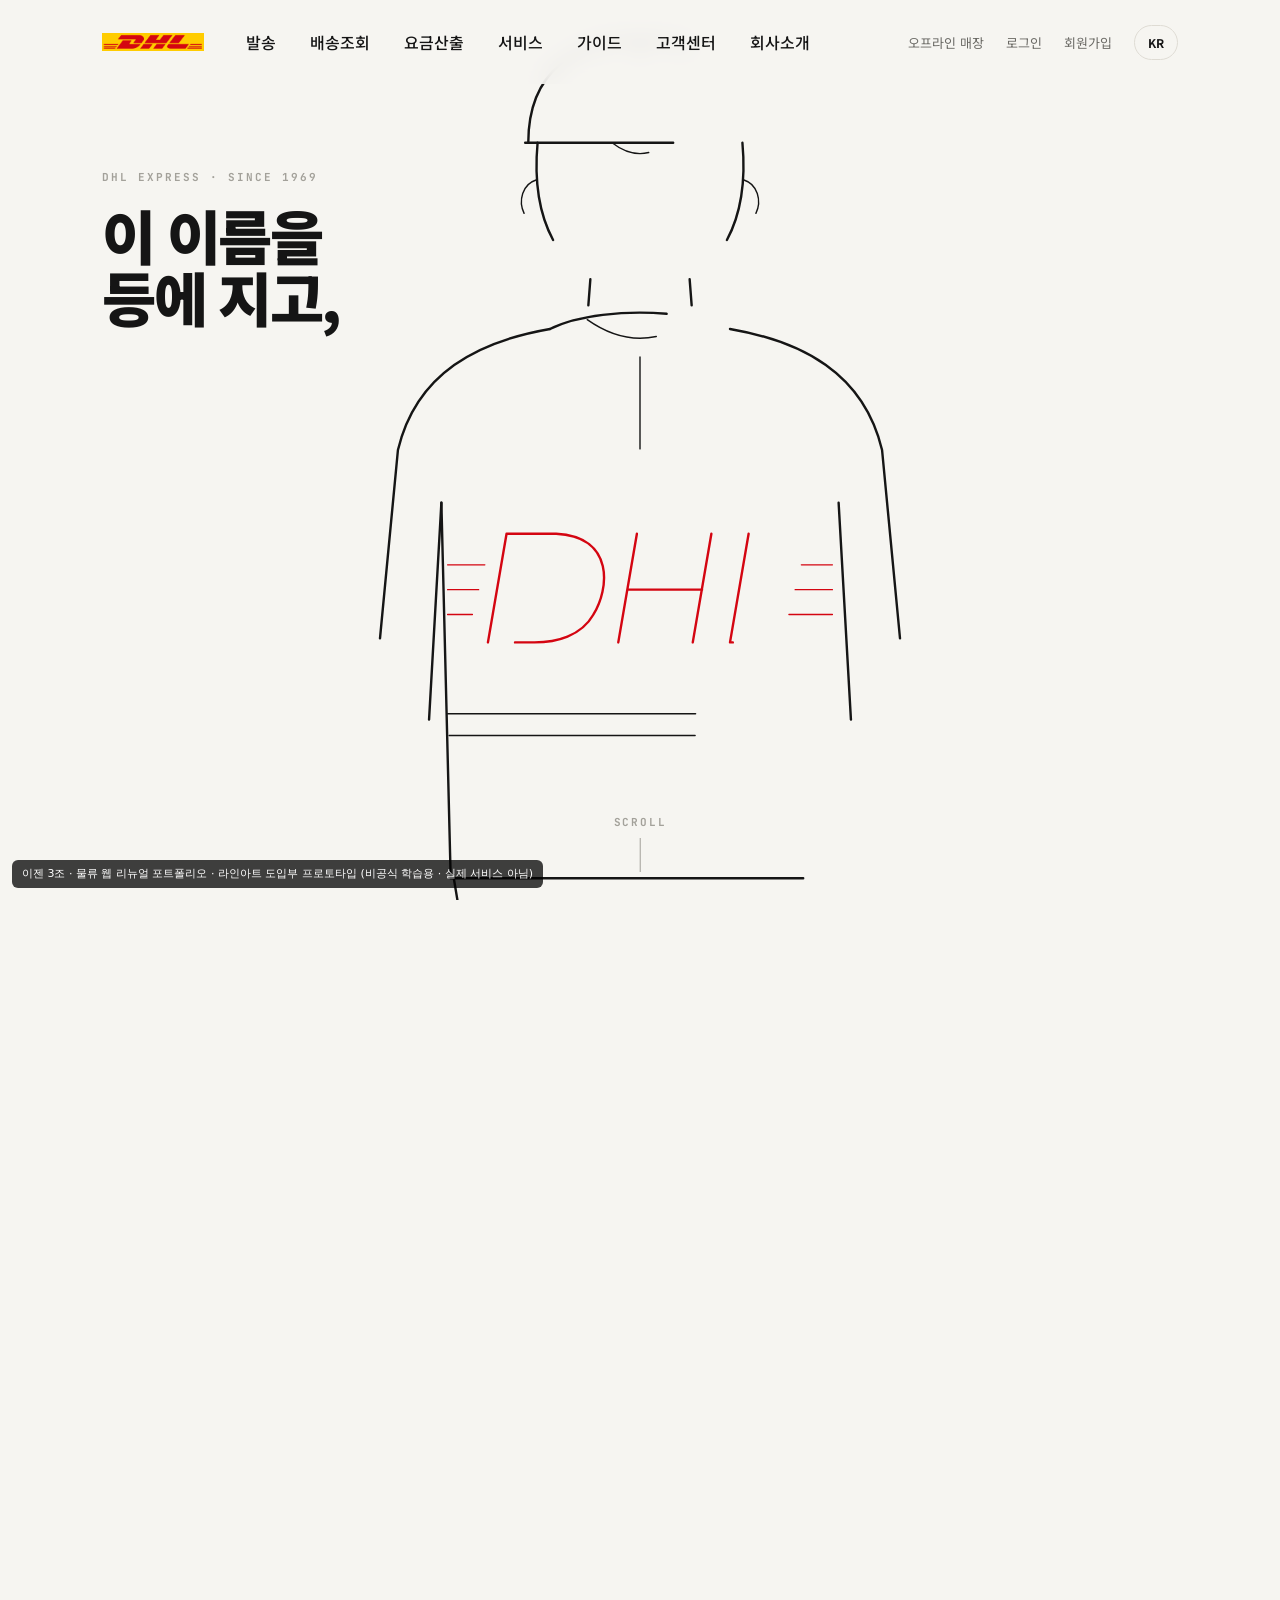
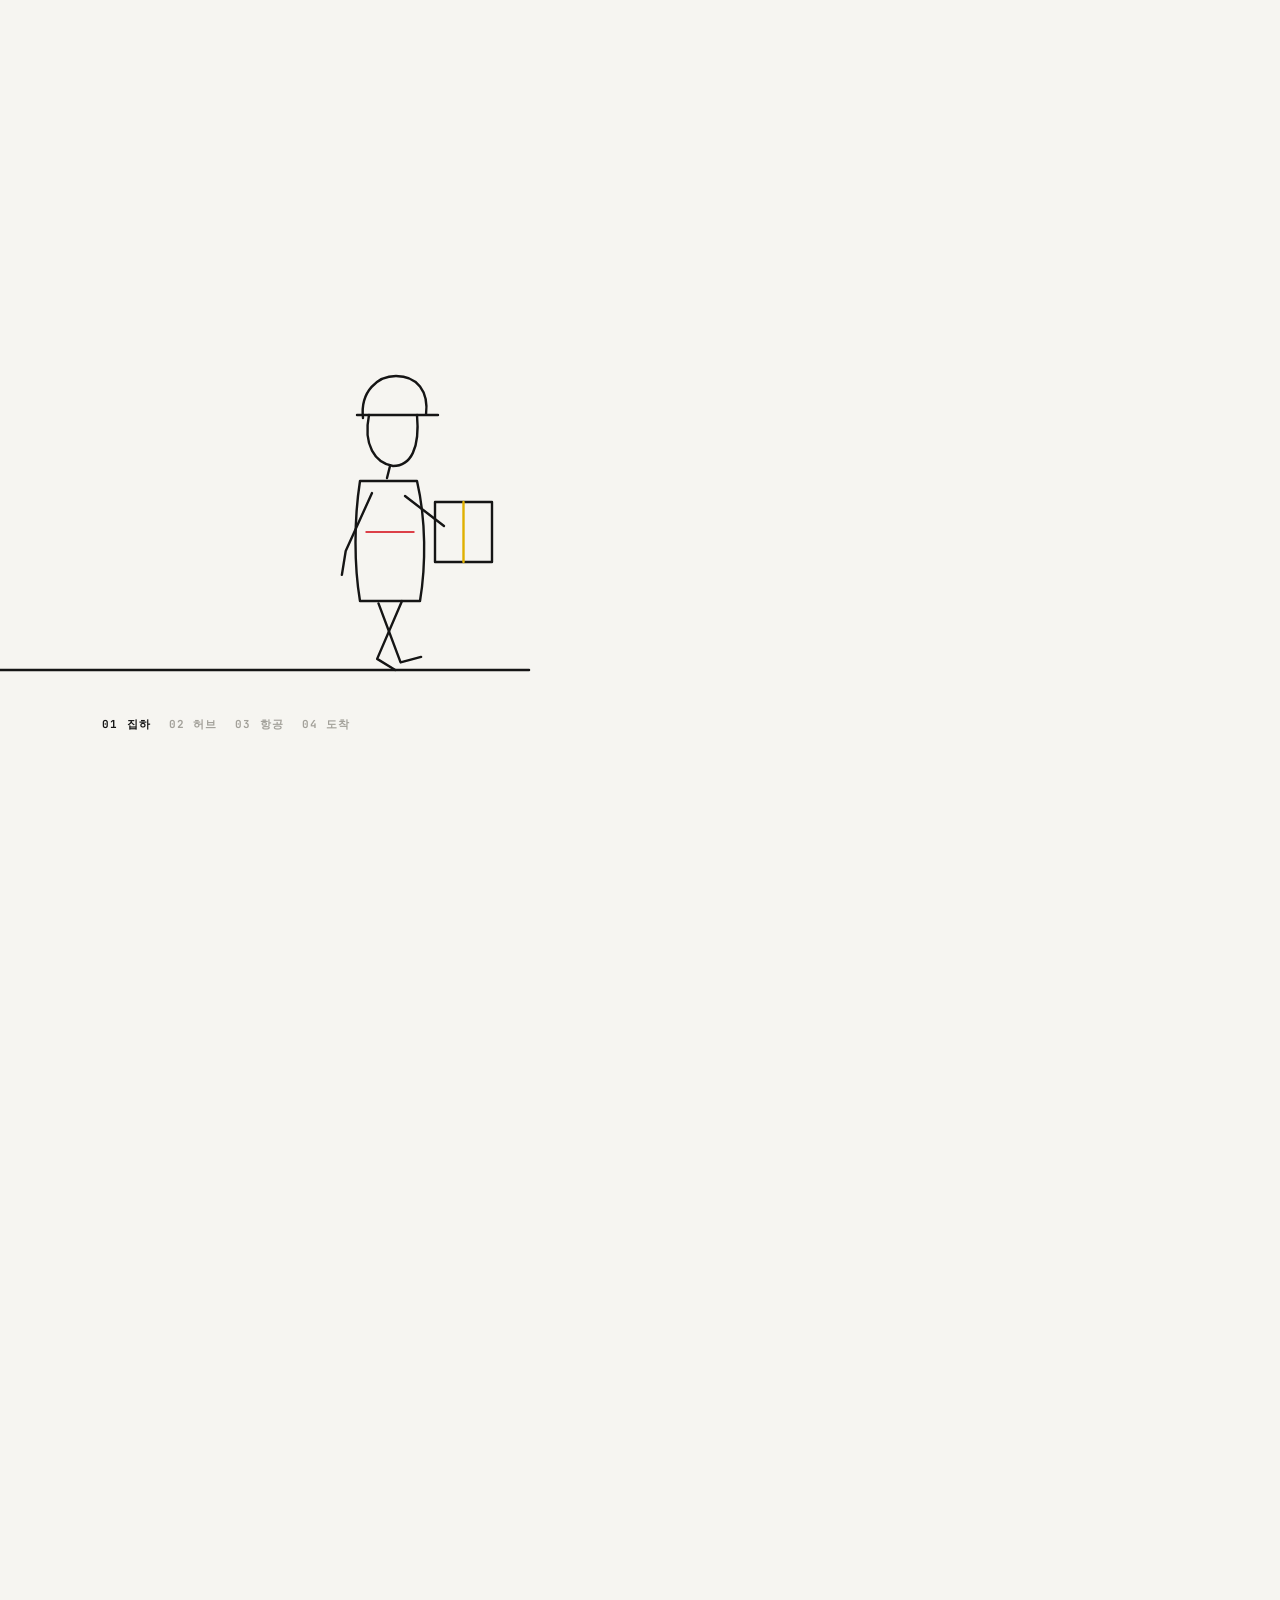
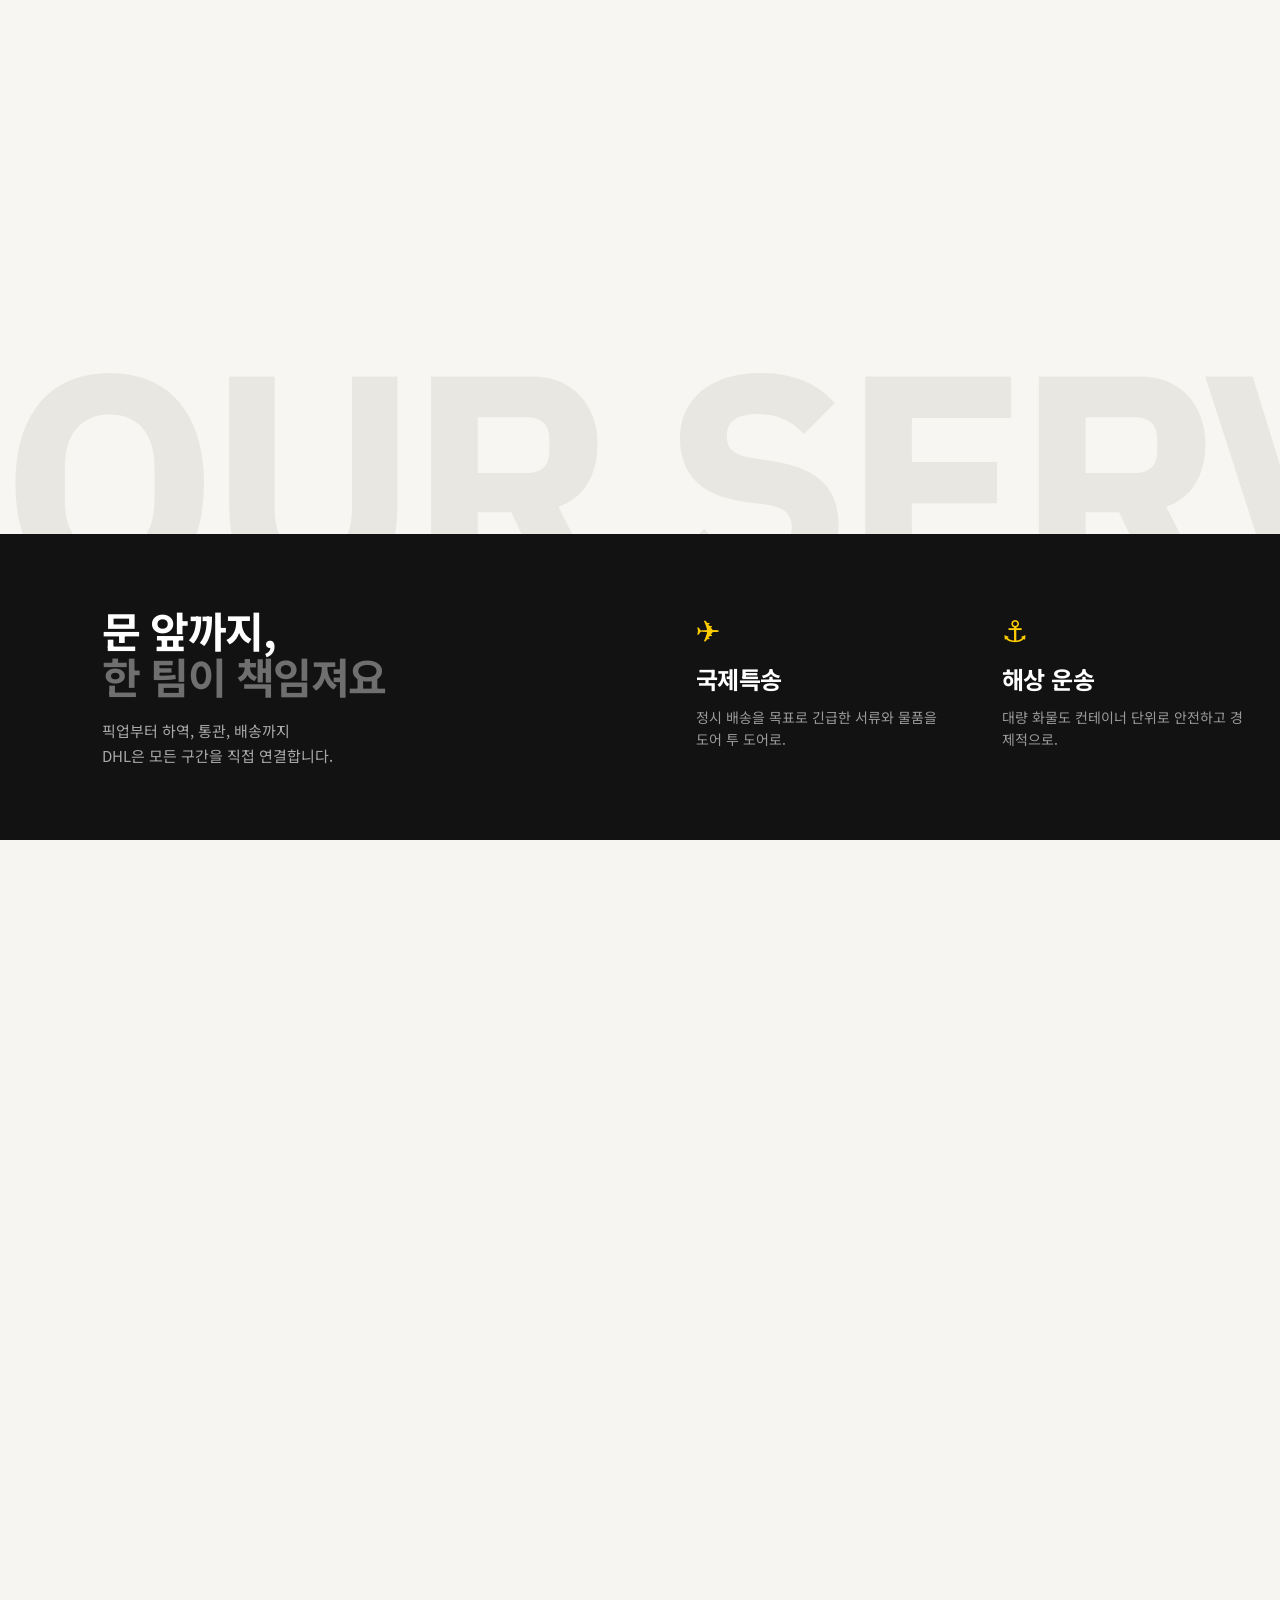
<file: lineart/index.html>
<!DOCTYPE html>
<html lang="ko">
<head>
<meta charset="utf-8">
<meta name="viewport" content="width=device-width,initial-scale=1">
<meta name="robots" content="noindex,nofollow,noarchive">
<title>라인아트 도입부 프로토타입 · 이젠 3조 (비공식 학습용)</title>
<link rel="preconnect" href="https://fonts.googleapis.com"><link rel="preconnect" href="https://fonts.gstatic.com" crossorigin>
<link href="https://fonts.googleapis.com/css2?family=Noto+Sans+KR:wght@400;500;700;900&family=IBM+Plex+Sans+KR:wght@700&family=JetBrains+Mono:wght@500;700&display=swap" rel="stylesheet">
<style>
:root{--bg:#F6F5F1;--ink:#151515;--sub:#6a6964;--mute:#a3a19a;--ghost:#ebe9e3;--line:#dedbd3;--y:#FFCC00;--r:#D40511;
  --sans:'Noto Sans KR',system-ui,sans-serif;--mono:'JetBrains Mono',ui-monospace,monospace}
*{box-sizing:border-box;margin:0;padding:0}
html{scroll-behavior:auto}
body{background:var(--bg);color:var(--ink);font-family:var(--sans);-webkit-font-smoothing:antialiased;overflow-x:hidden}
a{color:inherit;text-decoration:none}

/* 메뉴 (기존 메인과 같은 구성) */
.nav{position:fixed;inset:0 0 auto 0;z-index:50;height:84px;display:flex;align-items:center;gap:42px;padding:0 clamp(20px,8vw,160px);background:rgba(246,245,241,.86);backdrop-filter:blur(10px)}
.nav img{height:18px;display:block}
.nav ul{display:flex;gap:34px;list-style:none;font-size:16px;font-weight:500}
.nav .sp{flex:1}
.nav .mini{display:flex;gap:22px;align-items:center;font-size:13px;color:var(--sub)}
.nav .mini b{border:1px solid var(--line);border-radius:99px;padding:8px 13px;font-weight:700;color:var(--ink);font-size:12px}
@media (max-width:980px){.nav ul,.nav .mini a{display:none}.nav{height:64px}}

/* 배경의 큰 연한 글자 */
.ghost{position:absolute;left:50%;bottom:18%;transform:translateX(-50%);font-weight:900;font-size:clamp(160px,30vw,520px);letter-spacing:-.04em;line-height:.8;color:var(--ghost);white-space:nowrap;pointer-events:none;user-select:none}

/* 선 공통 */
svg .ln{fill:none;stroke:var(--ink);stroke-width:2.4;stroke-linecap:round;stroke-linejoin:round;vector-effect:non-scaling-stroke}
svg .ln.thin{stroke-width:1.4}
svg .ln.acc{stroke:var(--r)}
svg .ln.yel{stroke:#E0B000}
#truckG .ln{vector-effect:none;stroke-width:3.4}#truckG .ln.thin{stroke-width:2}
#introBox .ln{vector-effect:none;stroke-width:4.2}#introBox .ln.thin{stroke-width:2.6}

/* ── 1. 도입: 등판 ── */
#intro{height:340vh;position:relative}
#intro .pin{position:sticky;top:0;height:100vh;overflow:hidden}
#backSvg{position:absolute;inset:0;width:100%;height:100%}
.copy{position:absolute;z-index:3;left:clamp(20px,8vw,160px);top:clamp(110px,18vh,190px);max-width:46ch}
.eb{font:700 11px/1 var(--mono);letter-spacing:.18em;color:var(--mute);text-transform:uppercase}
.copy h1,.copy h2{font-size:clamp(38px,4.6vw,76px);font-weight:900;letter-spacing:-.045em;line-height:1.06;margin-top:18px}
.copy p{margin-top:20px;font-size:16px;line-height:1.8;color:var(--sub)}
.fadeA,.fadeB{transition:opacity .6s,transform .6s}
.hint{position:absolute;left:50%;bottom:28px;transform:translateX(-50%);font:700 11px/1 var(--mono);letter-spacing:.16em;color:var(--mute);z-index:3}
.hint i{display:block;width:1px;height:34px;background:var(--mute);margin:10px auto 0;animation:hint 1.8s ease-in-out infinite;transform-origin:top}
@keyframes hint{0%{transform:scaleY(0)}50%{transform:scaleY(1)}100%{transform:scaleY(0);transform-origin:bottom}}

/* ── 2. 여정: 한 줄로 이어지는 선 ── */
#journey{height:720vh;position:relative}
#journey .pin{position:sticky;top:0;height:100vh;overflow:hidden}
#worldSvg{position:absolute;inset:0;width:100%;height:100%}
.scene-copy{position:absolute;z-index:3;left:clamp(20px,8vw,160px);right:clamp(20px,8vw,160px);top:clamp(100px,16vh,170px);display:grid;grid-template-columns:1fr minmax(260px,.7fr);gap:40px;align-items:start;pointer-events:none}
.scene-copy h2{font-size:clamp(34px,4vw,64px);font-weight:900;letter-spacing:-.045em;line-height:1.08;margin-top:16px}
.scene-copy p{font-size:16px;line-height:1.8;color:var(--sub);padding-top:28px}
.swap{transition:opacity .45s,transform .45s}
.swap.out{opacity:0;transform:translateY(14px)}
@media (max-width:820px){.scene-copy{grid-template-columns:1fr;gap:0}.scene-copy p{padding-top:12px}}
.prog{position:absolute;z-index:3;left:clamp(20px,8vw,160px);bottom:30px;display:flex;gap:18px;font:700 11px/1 var(--mono);letter-spacing:.1em;color:var(--mute)}
.prog span{transition:color .3s}.prog span.on{color:var(--ink)}

/* ── 3. 마무리: 검정 띠 (첨부 이미지 톤) ── */
.band{background:#121212;color:#fff;padding:clamp(70px,12vh,120px) clamp(20px,8vw,160px)}
.band-grid{display:grid;grid-template-columns:repeat(5,1fr);gap:34px}
@media (max-width:900px){.band-grid{grid-template-columns:1fr 1fr}}
.band svg{width:30px;height:30px}
.band svg .ln{stroke:var(--y)}
.band h3{font-size:24px;font-weight:900;letter-spacing:-.03em;margin-top:22px}
.band p{font-size:14px;line-height:1.75;color:#9a9890;margin-top:12px}
.note{position:fixed;left:12px;bottom:12px;z-index:60;font:500 11px/1.5 system-ui,sans-serif;background:rgba(0,0,0,.75);color:#fff;padding:6px 10px;border-radius:6px;pointer-events:none}
@media (prefers-reduced-motion:reduce){.hint i{animation:none}}

/* ── 3. 트럭 + 검정 서비스 띠 (기존 메인 장면 그대로) ── */
#svcScene{height:260vh;position:relative}
#svcScene .pin{position:sticky;top:0;height:100vh;overflow:hidden;background:#F7F6F2}
.sv-out{position:absolute;left:0;bottom:22%;white-space:nowrap;font-size:24vw;line-height:1;font-weight:800;letter-spacing:-.04em;color:#e9e7e1;font-family:"IBM Plex Sans KR",var(--sans);will-change:transform;pointer-events:none}
.sv-truck{position:absolute;left:50%;bottom:calc(34% - min(66vw,1050px) * .1225);width:min(66vw,1050px);transform:translateX(-50%);z-index:3;will-change:transform}
.sv-band{position:absolute;left:0;right:0;bottom:0;height:34%;background:#121212;color:#fff;z-index:2}
.sv-cards{position:absolute;top:24%;left:clamp(20px,8vw,160px);display:flex;gap:56px;align-items:flex-start;will-change:transform}
.sv-head{flex:none;width:min(38vw,600px);margin-right:4vw}
.sv-head h3{font-size:clamp(34px,3.3vw,60px);line-height:1.1;font-weight:700;letter-spacing:-.035em}
.sv-head h3 span{color:#6f6f6f}
.sv-head p{margin-top:18px;font-size:15px;line-height:1.7;color:#a9a9a9}
.sv-cards a{width:250px;flex:none;display:block}
.sv-cards a i{display:block;font-style:normal;font-size:30px;color:#FFCC00;height:44px}
.sv-cards a b{display:block;margin-top:14px;font-size:24px;line-height:1.2;font-weight:700;letter-spacing:-.02em}
.sv-cards a span{display:block;margin-top:12px;font-size:14px;line-height:1.6;color:#9a9a9a}
@media (max-width:820px){.sv-truck{width:92vw;bottom:calc(34% - 92vw * .1225)}.sv-head{width:70vw}.sv-cards{gap:30px}.sv-cards a{width:200px}}
</style>
</head>
<body>

<header class="nav">
  <a href="#"><img src="img/dhl-logo.png" alt="DHL"></a>
  <ul><li>발송</li><li>배송조회</li><li>요금산출</li><li>서비스</li><li>가이드</li><li>고객센터</li><li>회사소개</li></ul>
  <div class="sp"></div>
  <div class="mini"><a>오프라인 매장</a><a>로그인</a><a>회원가입</a><b>KR</b></div>
</header>

<!-- 1. 도입: 직원의 등판이 선으로 그려지고 → 줌아웃하면 서 있는 사람 -->
<section id="intro"><div class="pin">
  <div class="ghost" id="ghost" aria-hidden="true">DHL</div>
  <svg id="backSvg" viewBox="110 60 380 580" preserveAspectRatio="xMidYMid meet" aria-label="DHL 유니폼을 입은 직원의 뒷모습 선 그림" role="img">
    <g id="backG">
      <!-- 바닥 선 -->
      <path class="ln" data-g="ground" d="M-3000 1000 L3600 1000"/>
      <!-- 모자 -->
      <path class="ln" d="M228 152 C228 106 258 86 300 86 C342 86 372 106 372 152"/>
      <path class="ln" d="M226 152 L374 152"/>
      <path class="ln thin" d="M282 152 Q300 166 318 152"/>
      <path class="ln thin" d="M300 86 L300 104"/>
      <!-- 머리·귀·목 -->
      <path class="ln" d="M234 152 C230 196 244 226 268 240"/>
      <path class="ln" d="M366 152 C370 196 356 226 332 240"/>
      <path class="ln thin" d="M233 176 C220 180 220 202 236 206"/>
      <path class="ln thin" d="M367 176 C380 180 380 202 364 206"/>
      <path class="ln" d="M268 240 L266 266"/><path class="ln" d="M332 240 L334 266"/>
      <!-- 깃 -->
      <path class="ln" d="M242 272 C270 258 330 258 358 272"/>
      <path class="ln thin" d="M266 266 Q300 290 334 266"/>
      <!-- 어깨·팔 -->
      <path class="ln" d="M242 272 C196 280 156 300 144 350 L124 560 C122 584 132 600 148 598"/>
      <path class="ln" d="M358 272 C404 280 444 300 456 350 L476 560 C478 584 468 600 452 598"/>
      <path class="ln" d="M172 384 L162 560 C160 580 152 592 148 598"/>
      <path class="ln" d="M428 384 L438 560 C440 580 448 592 452 598"/>
      <!-- 몸통 -->
      <path class="ln" d="M172 384 L178 626 L422 626 L428 384"/>
      <path class="ln thin" d="M300 290 L300 382"/>
      <!-- 반사띠 -->
      <path class="ln thin" d="M176 520 L424 520"/><path class="ln thin" d="M177 534 L423 534"/>
      <!-- 등의 DHL (기울어진 선 글자) -->
      <path class="ln acc" d="M214 404 L202 474 M214 404 L246 404 C284 406 280 440 270 456 C262 470 246 474 232 474 L202 474"/>
      <path class="ln acc" d="M298 404 L286 474 M346 404 L334 474 M292 440 L340 440"/>
      <path class="ln acc" d="M370 404 L358 474 L400 474"/>
      <path class="ln acc thin" d="M176 424 L200 424 M176 440 L196 440 M176 456 L192 456"/>
      <path class="ln acc thin" d="M404 424 L424 424 M400 440 L424 440 M396 456 L424 456"/>
      <!-- 바지·다리·신발 (줌아웃하면 보임) -->
      <path class="ln" d="M180 626 L186 662 L414 662 L420 626"/>
      <path class="ln" d="M188 662 L198 948"/><path class="ln" d="M294 662 L290 948"/>
      <path class="ln" d="M306 662 L310 948"/><path class="ln" d="M412 662 L402 948"/>
      <path class="ln thin" d="M300 662 L300 700"/>
      <path class="ln" d="M196 948 C190 990 206 1000 232 1000 L292 1000 L290 948"/>
      <path class="ln" d="M404 948 C410 990 394 1000 368 1000 L308 1000 L310 948"/>
      <!-- 옆에 놓인 상자 하나: 선으로 그려진 뒤 실물(3D 렌더)로 바뀜 -->
      <g id="introBox" transform="translate(520 906.8) scale(0.42)">
        <path class="ln" data-g="late" d="M9 21 L9 31 L1 44 L6 214 L9 219 L368 220 L372 217 L374 196 L378 44 L370 31 L370 21 L364 13 L359 13 L351 2 L30 1 L20 13 L15 13 Z"/>
<path class="ln thin" data-g="late" d="M17 21 L13 23 L14 24 L12 27 L17 21 L362 21"/>
<path class="ln thin" data-g="late" d="M139 29 L133 31 L99 31 L133 31 L139 29 L144 29 L146 31 L157 31 L162 29 L169 29 L172 31 L182 31 L187 29"/>
<path class="ln thin" data-g="late" d="M183 111 L167 130 L168 132 L227 132 L243 113 L226 132"/>
<path class="ln thin" data-g="late" d="M252 111 L236 130 L237 132 L262 132 L277 113 L261 132"/>
<path class="ln thin" data-g="late" d="M102 111 L95 119 L96 122 L141 122 L142 124 L137 132"/>
<path class="ln thin" data-g="late" d="M102 112 L157 111 L165 118 L165 123 L158 132 L139 132 L138 130"/>
<path class="ln thin" data-g="late" d="M109 125 L105 127 L92 147 L139 147 L149 143 L155 138 L154 136"/>
<path class="ln thin" data-g="late" d="M290 140 L289 143 L324 144 L286 145 L286 148"/>
<path class="ln thin" data-g="late" d="M108 126 L128 125 L130 127 L125 133 L126 136 L155 137"/>
<path class="ln thin" data-g="late" d="M56 140 L56 148 L87 147 L86 145 L56 145"/>
<path class="ln thin" data-g="late" d="M233 136 L229 142 L230 145 L234 147 L280 147"/>
<path class="ln thin" data-g="late" d="M233 137 L288 137 L279 147 L234 147"/>
<path class="ln thin" data-g="late" d="M219 111 L209 123 L199 122 L207 113 L202 117 L199 123"/>
<path class="ln thin" data-g="late" d="M56 135 L55 138 L93 138"/>
<path class="ln thin" data-g="late" d="M286 146 L324 146 L322 148 L286 147"/>
<path class="ln thin" data-g="late" d="M56 136 L92 135 L93 137 L55 137"/>
<path class="ln thin" data-g="late" d="M200 136 L192 147 L216 147 L224 138"/>
<path class="ln thin" data-g="late" d="M164 136 L156 145 L157 147 L180 147"/>
<path class="ln thin" data-g="late" d="M200 137 L224 137 L215 147 L193 147"/>
<path class="ln thin" data-g="late" d="M164 137 L188 137 L179 147 L158 147"/>
<path class="ln thin" data-g="late" d="M290 141 L322 140 L324 142 L289 142"/>
<path class="ln thin" data-g="late" d="M56 141 L88 140 L90 142 L55 142"/>
<path class="ln thin" data-g="late" d="M295 135 L292 137 L324 138"/>
<path class="ln thin" data-g="late" d="M294 136 L322 135 L324 137"/>
<path class="ln thin" data-g="late" d="M55 146 L86 146 L85 148 L56 147"/>
<path class="ln thin" data-g="late" d="M329 5 L326 9 L322 9 L320 7 L325 6"/>
<path class="ln thin" data-g="late" d="M292 4 L300 4 L302 9 L305 9 L306 6"/>
<path class="ln thin" data-g="late" d="M282 4 L284 5 L285 9 L291 9 L291 6"/>
        <image id="introBoxImg" href="img/svc3d-box.webp" x="-1.2" y="-1.2" width="382.8" height="224.4" opacity="0"/>
      </g>
    </g>
  </svg>
  <div class="copy">
    <div class="fadeA" id="introA"><span class="eb">DHL Express · Since 1969</span><h1>이 이름을<br>등에 지고,</h1></div>
  </div>
  <div class="copy" style="top:auto;bottom:clamp(90px,16vh,160px)">
    <div class="fadeB" id="introB" style="opacity:0;transform:translateY(16px)"><h2>오늘도<br>220여 개 국가로.</h2><p>사람이 직접 들고, 싣고, 건네는 일. 1969년부터 DHL이 해 온 방식이에요.</p></div>
  </div>
  <div class="hint" id="hint">SCROLL<i></i></div>
</div></section>

<!-- 2. 여정: 바닥 선 하나를 따라 직원이 걸어가며 장면이 그려짐 -->
<section id="journey"><div class="pin">
  <svg id="worldSvg" viewBox="0 0 1000 600" preserveAspectRatio="xMinYMid slice" aria-label="택배가 집하부터 도착까지 가는 과정을 선으로 그린 장면" role="img">
    <g id="world">
      <path class="ln" id="ground" d="M0 500 L5600 500"/>
      <!-- 01 집하: 집과 문 앞 상자 -->
      <g class="scene" data-x="700" data-w="420">
        <path class="ln" d="M700 500 L700 310 L830 220 L960 310 L960 500"/>
        <path class="ln" d="M672 330 L830 220 L988 330"/>
        <path class="ln" d="M790 500 L790 380 Q790 368 802 368 L858 368 Q870 368 870 380 L870 500"/>
        <path class="ln thin" d="M856 440 L856 446"/>
        <path class="ln thin" d="M716 340 L770 340 L770 394 L716 394 Z M743 340 L743 394 M716 367 L770 367"/>
        <path class="ln" d="M896 500 L896 456 L948 456 L948 500"/><path class="ln yel" d="M920 456 L920 500"/>
        <path class="ln thin" d="M1010 500 C1010 470 1030 430 1050 430 C1072 430 1086 468 1086 500 M1048 430 L1048 400 C1048 384 1068 384 1068 400 C1068 420 1048 420 1048 430"/>
      </g>
      <!-- 02 허브: 선반과 컨베이어 -->
      <g class="scene" data-x="1600" data-w="760">
        <path class="ln thin" d="M1620 500 L1620 240 M1760 500 L1760 240 M1620 300 L1760 300 M1620 370 L1760 370 M1620 440 L1760 440"/>
        <path class="ln thin" d="M1640 300 L1640 274 L1676 274 L1676 300 M1690 300 L1690 280 L1740 280 L1740 300 M1636 370 L1636 340 L1700 340 L1700 370 M1712 440 L1712 410 L1748 410 L1748 440"/>
        <path class="ln" d="M1820 430 L2320 430 Q2340 430 2340 445 Q2340 460 2320 460 L1820 460 Q1800 460 1800 445 Q1800 430 1820 430"/>
        <path class="ln thin" d="M1840 460 L1840 500 M2300 460 L2300 500 M2070 460 L2070 500"/>
        <path class="ln" d="M1880 430 L1880 392 L1930 392 L1930 430"/><path class="ln yel" d="M1905 392 L1905 430"/>
        <path class="ln" d="M2010 430 L2010 380 L2080 380 L2080 430"/><path class="ln yel" d="M2045 380 L2045 430"/>
        <path class="ln" d="M2160 430 L2160 400 L2200 400 L2200 430"/>
        <path class="ln" d="M2250 430 L2250 386 L2300 386 L2300 430"/><path class="ln yel" d="M2275 386 L2275 430"/>
        <path class="ln thin" d="M1990 300 L2130 300 L2130 330 L1990 330 Z M2014 315 L2106 315"/>
      </g>
      <!-- 03 항공: 바닥 선이 들려 비행기로 -->
      <g class="scene" data-x="2700" data-w="900">
        <path class="ln thin" d="M2700 500 C2860 498 2980 440 3080 330 C3140 262 3200 236 3260 228" stroke-dasharray="2 10"/>
        <path class="ln" d="M3260 226 C3262 204 3290 196 3320 196 L3540 196 C3580 198 3600 212 3606 226 C3600 240 3580 250 3540 252 L3320 252 C3290 252 3262 246 3260 226"/>
        <path class="ln" d="M3400 228 L3360 304 L3396 304 L3466 232"/>
        <path class="ln" d="M3402 222 L3440 168 L3460 168 L3448 202"/>
        <path class="ln" d="M3540 196 L3570 140 L3594 140 L3590 210"/>
        <path class="ln thin" d="M3320 214 L3326 214 M3346 214 L3352 214 M3372 214 L3378 214 M3398 214 L3404 214 M3424 214 L3430 214 M3450 214 L3456 214 M3476 214 L3482 214"/>
        <path class="ln acc thin" d="M3330 238 L3520 238"/>
        <path class="ln thin" d="M3020 160 C3040 140 3070 140 3084 158 C3100 150 3122 160 3120 176 L3016 176 C3004 176 3004 162 3020 160"/>
      </g>
      <!-- 04 도착: 실물 트럭에서 뽑은 선이 그려진 뒤 3D 렌더 트럭으로 바뀌고, 출발 -->
      <g class="scene" data-x="3880" data-w="520" id="truckScene">
        <g id="truckG" transform="translate(3900 299.3) scale(0.62)">
          <path class="ln"  d="M1221 86 L1212 85 L1205 91 L1196 89 L1195 77 L1209 71 L1210 65 L1192 62 L1182 65 L1173 64 L1054 15 L988 15 L984 2 L986 14 L965 16 L949 28 L943 39 L943 56 L927 67 L927 150 L923 155 L923 163 L919 168 L920 172 L916 176 L918 181 L914 183 L918 188 L912 190 L916 195 L910 197 L913 201 L907 205 L905 201 L905 60 L12 60 L12 74 L6 75 L8 82 L8 158 L4 162 L5 167 L8 169 L8 214 L6 220 L12 222 L12 231 L19 232 L20 235 L18 236 L17 246 L2 247 L2 267 L18 269 L17 277 L4 278 L2 288 L5 292 L38 293 L39 254 L119 254 L120 308 L125 308 L125 255 L130 254 L129 259 L135 262 L135 309 L140 309 L140 256 L146 254 L143 261 L149 264 L145 279 L145 292 L150 306 L166 321 L179 325 L193 325 L212 317 L224 301 L227 282 L223 268 L218 261 L219 259 L223 263 L231 261 L239 264 L233 277 L233 294 L244 314 L262 324 L280 325 L296 319 L308 307 L313 295 L314 282 L306 261 L314 263 L318 258 L321 263 L328 260 L321 276 L320 289 L323 301 L329 311 L346 323 L367 325 L383 319 L393 310 L399 299 L402 285 L411 287 L651 287 L655 282 L654 279 L647 278 L647 265 L654 262 L654 254 L669 254 L670 305 L663 306 L662 312 L689 312 L689 306 L681 305 L682 273 L717 273 L719 275 L719 309 L725 308 L725 274 L729 273 L731 275 L729 292 L734 306 L750 321 L763 325 L783 323 L801 310 L808 296 L809 273 L812 277 L818 276 L820 278 L820 290 L828 289 L831 293 L856 293 L857 299 L862 299 L864 293 L905 293 L906 298 L911 299 L914 293 L924 291 L924 274 L934 273 L938 284 L948 290 L1022 291 L1032 289 L1037 304 L1048 317 L1062 324 L1079 325 L1098 317 L1109 304 L1113 292 L1113 273 L1116 278 L1116 290 L1120 291 L1173 290 L1177 298 L1213 297 L1216 294 L1214 284 L1220 278 L1220 245 L1215 240 L1207 239 L1200 152 L1208 149 L1211 155 L1221 153 Z"/>
<path class="ln thin"  d="M15 222 L30 222 L36 232 L880 231 L881 226 L887 222 L902 222"/>
<path class="ln thin"  d="M314 64 L40 65 L36 69 L54 70 L64 68 L44 70"/>
<path class="ln thin"  d="M1190 91 L1188 92 L1191 95 L1190 111 L1190 103 L1193 105 L1195 149 L1192 154 L1196 155 L1195 158 L956 158 L955 164 L1103 164 L1106 173 L1121 173 L1124 164 L1197 165 L1123 164 L1120 173"/>
<path class="ln thin"  d="M390 67 L408 70 L429 67 L449 70 L470 67 L489 70 L511 67 L529 70 L552 67 L570 70 L591 67 L611 70 L632 67 L651 70 L672 67 L692 70 L713 67 L732 70 L753 67 L773 70 L797 67 L813 70 L834 67 L854 70 L875 67 L883 69"/>
<path class="ln thin"  d="M66 67 L85 70 L116 67 L124 70 L146 67 L165 70 L197 67 L206 70 L227 67 L246 70 L268 67 L286 70 L308 67 L327 70 L349 67 L368 70 L388 68"/>
<path class="ln thin"  d="M448 128 L417 145 L529 146 L558 130 L558 128 L514 128 L496 139 L475 139 L496 139 L514 128"/>
<path class="ln thin"  d="M196 70 L196 218 L180 220 L176 218 L175 74 L175 218"/>
<path class="ln thin"  d="M104 70 L105 218 L103 220 L95 218 L95 72 L94 218"/>
<path class="ln thin"  d="M792 70 L793 218 L790 220 L782 218 L782 73"/>
<path class="ln thin"  d="M63 70 L64 218 L60 220 L54 218 L54 73"/>
<path class="ln thin"  d="M752 70 L752 218 L749 220 L741 217 L742 73"/>
<path class="ln thin"  d="M1084 230 L1067 235 L1057 241 L1044 255 L1034 278 L988 280 L1033 279 L1035 277 L1036 289 L1036 274 L1039 265 L1047 252 L1058 241 L1075 232 L1098 230"/>
<path class="ln thin"  d="M208 149 L208 152 L209 149 L281 150 L278 152 L212 151 L273 151 L275 154 L272 156 L209 156"/>
<path class="ln thin"  d="M407 254 L650 254 L408 254"/>
<path class="ln thin"  d="M601 149 L538 150 L533 156 L540 159 L612 160 L628 159 L643 151 L627 159"/>
<path class="ln thin"  d="M958 64 L951 68 L954 80 L953 77 L957 77 L954 76"/>
<path class="ln thin"  d="M621 72 L620 128 L576 128 L545 145 L593 146 L622 130 L592 146"/>
<path class="ln thin"  d="M1099 180 L1100 224 L1121 231 L1136 244 L1197 244 L1200 247 L1203 243 L1201 212 L1203 236 L1201 245"/>
<path class="ln thin"  d="M459 151 L459 217 L457 219 L449 217 L448 159 L449 218 L468 220"/>
<path class="ln thin"  d="M1002 30 L989 31 L1055 31 L1092 48 L1115 55 L1147 59 L1160 63"/>
<path class="ln thin"  d="M1100 77 L1096 80 L1096 155 L1096 81 L1100 77 L1185 77"/>
<path class="ln thin"  d="M950 79 L950 251 L950 80"/>
<path class="ln thin"  d="M762 235 L749 240 L733 255 L732 260 L735 260 L745 249 L759 240 L782 238 L801 246 L813 258 L820 273 L813 257"/>
<path class="ln thin"  d="M823 72 L822 218 L839 220"/>
<path class="ln thin"  d="M398 163 L398 221 L388 222 L420 222 L418 221 L420 219 L430 219 L418 218"/>
<path class="ln thin"  d="M135 73 L135 219 L142 220 L147 219"/>
<path class="ln thin"  d="M863 73 L863 218 L873 220"/>
<path class="ln thin"  d="M298 128 L281 136 L283 138 L369 137 L371 139 L362 146"/>
<path class="ln thin"  d="M883 71 L883 220 L883 72"/>
<path class="ln thin"  d="M651 149 L650 151 L653 151 L652 149 L709 149 L710 157"/>
<path class="ln thin"  d="M885 69 L886 219 L885 70"/>
<path class="ln thin"  d="M297 129 L397 128 L408 131 L413 135 L413 138 L401 146 L363 146"/>
<path class="ln thin"  d="M346 140 L304 141 L274 158 L278 159 L274 160 L367 159 L395 151"/>
<path class="ln thin"  d="M12 78 L12 217 L12 79"/>
<path class="ln thin"  d="M345 141 L347 142 L339 149 L395 150 L367 159"/>
<path class="ln thin"  d="M980 91 L975 98 L975 122 L979 128 L1072 129"/>
<path class="ln thin"  d="M980 92 L1074 91 L1080 99 L1080 120 L1077 126 L1072 129"/>
<path class="ln thin"  d="M1121 82 L1114 84 L1111 91 L1111 133 L1114 150 L1140 150"/>
<path class="ln thin"  d="M206 163 L206 219 L224 220 L226 219 L216 218 L216 163"/>
<path class="ln thin"  d="M1120 83 L1181 83 L1186 88 L1188 118 L1137 151 L1115 150"/>
<path class="ln thin"  d="M266 162 L267 218 L263 220 L256 218 L257 163 L256 219"/>
<path class="ln thin"  d="M519 149 L477 150 L462 158 L478 150 L521 151 L508 159"/>
<path class="ln thin"  d="M661 163 L661 219 L680 220 L682 219 L681 178"/>
<path class="ln thin"  d="M1096 167 L1097 226 L1115 231 L1136 247 L1144 248"/>
<path class="ln thin"  d="M342 235 L326 241 L309 256 L332 238 L342 235 L362 235 L381 243"/>
<path class="ln thin"  d="M252 235 L232 243 L222 255 L233 243 L252 235 L272 235 L292 244"/>
<path class="ln thin"  d="M1066 279 L1055 286 L1057 295 L1065 302 L1081 300 L1092 287 L1092 282 L1087 279 L1081 284 L1073 286 L1079 285"/>
<path class="ln thin"  d="M1082 238 L1102 239 L1109 242 L1114 249 L1119 248 L1131 261 L1131 265 L1133 264 L1138 285"/>
<path class="ln thin"  d="M860 246 L859 290 L859 248 L861 246 L864 255"/>
<path class="ln thin"  d="M161 235 L143 242 L133 251 L156 236 L182 235 L197 241"/>
<path class="ln thin"  d="M163 239 L149 244 L140 251 L159 240 L181 239 L193 244 L210 261"/>
<path class="ln thin"  d="M253 239 L236 246 L230 251 L249 240 L270 239 L287 246"/>
<path class="ln thin"  d="M940 62 L940 131 L931 136 L932 140 L931 137"/>
<path class="ln thin"  d="M1100 80 L1099 153 L1099 82 L1109 85"/>
<path class="ln thin"  d="M489 163 L489 218 L513 219"/>
<path class="ln thin"  d="M540 162 L539 218 L553 220"/>
<path class="ln thin"  d="M955 236 L956 248 L954 268 L952 268 L955 275 L963 281"/>
<path class="ln thin"  d="M775 235 L788 235 L801 240 L821 262 L824 275"/>
<path class="ln thin"  d="M278 288 L273 291 L265 290 L273 291 L284 288 L285 292 L276 298 L268 296 L262 290"/>
<path class="ln thin"  d="M378 160 L377 218 L387 220 L391 219"/>
<path class="ln thin"  d="M701 163 L701 218 L715 219"/>
<path class="ln thin"  d="M639 158 L710 159 L638 159"/>
<path class="ln thin"  d="M344 239 L328 245 L321 251 L334 242 L344 239 L365 240"/>
<path class="ln thin"  d="M829 256 L826 286 L828 258 L833 256 L835 259"/>
<path class="ln thin"  d="M454 149 L411 150 L395 158 L399 159 L396 160"/>
<path class="ln thin"  d="M337 163 L337 218 L347 220 L349 219"/>
<path class="ln thin"  d="M297 163 L298 220 L307 218"/>
<path class="ln thin"  d="M1181 191 L1181 193 L1183 191 L1191 193 L1189 195 L1180 195 L1179 205 L1183 209 L1188 208 L1194 202 L1196 192"/>
<path class="ln thin"  d="M646 153 L643 155 L646 153"/>
<path class="ln thin"  d="M1146 249 L1145 260 L1195 261 L1198 260"/>
<path class="ln thin"  d="M774 277 L780 284 L778 293 L771 298 L761 296 L756 286 L763 279 L760 279"/>
<path class="ln thin"  d="M1146 250 L1197 249 L1199 256 L1195 261"/>
<path class="ln thin"  d="M411 151 L455 151 L441 159 L400 160"/>
<path class="ln thin"  d="M646 156 L707 156 L647 156"/>
<path class="ln thin"  d="M1196 167 L1199 193 L1198 209 L1198 196 L1201 198"/>
<path class="ln thin"  d="M208 159 L267 159 L209 160"/>
<path class="ln thin"  d="M584 223 L584 229 L636 229 L637 226"/>
<path class="ln thin"  d="M282 223 L282 229 L334 228"/>
<path class="ln thin"  d="M942 238 L939 239 L945 238 L947 240 L947 249 L945 252 L939 252 L945 252 L947 255"/>
<path class="ln thin"  d="M584 224 L635 223 L637 226 L635 229"/>
<path class="ln thin"  d="M1149 184 L1143 192 L1145 195 L1150 193 L1146 191 L1147 189 L1153 191 L1151 195 L1159 194"/>
<path class="ln thin"  d="M282 224 L332 223 L334 228"/>
<path class="ln thin"  d="M1148 284 L1145 287 L1148 284"/>
<path class="ln thin"  d="M154 288 L156 292 L174 290 L185 298 L193 297 L198 293 L198 291"/>
<path class="ln thin"  d="M1128 183 L1124 184 L1126 189 L1123 192 L1112 191 L1111 194 L1121 195 L1113 195 L1111 193"/>
<path class="ln thin"  d="M1061 248 L1048 265 L1045 287 L1039 290 L1045 287"/>
<path class="ln thin"  d="M655 151 L707 151 L656 151"/>
<path class="ln thin"  d="M366 288 L360 291 L352 290 L351 293 L359 298 L368 297 L373 290"/>
<path class="ln thin"  d="M216 153 L211 154 L256 154 L217 154"/>
<path class="ln thin"  d="M934 151 L927 170 L928 173 L927 170 L932 159"/>
<path class="ln thin"  d="M361 274 L345 284 L361 274 L366 275 L368 278"/>
<path class="ln thin"  d="M272 275 L257 284 L273 275 L278 275 L280 278"/>
<path class="ln thin"  d="M1205 246 L1203 248 L1204 260 L1215 260 L1215 252 L1205 252 L1203 248"/>
<path class="ln thin"  d="M21 245 L31 248 L35 256 L35 268 L35 255"/>
<path class="ln thin"  d="M550 222 L582 222 L551 222"/>
<path class="ln thin"  d="M34 63 L29 73 L15 73"/>
          <image id="truckImg" href="img/truck_nw.webp" x="-201" y="-477" width="1600" height="1000" opacity="0"/>
        </g>
      </g>
      <!-- 끝: 선이 DHL 글자로 -->
      <g class="scene" data-x="4900" data-w="500">
        <path class="ln acc" d="M4920 500 L4960 500 L4990 320 M4990 320 L5050 320 C5130 324 5124 390 5100 420 C5084 442 5060 452 5030 452 L4970 452"/>
        <path class="ln acc" d="M5150 320 L5124 470 M5240 320 L5214 470 M5138 396 L5228 396"/>
        <path class="ln acc" d="M5290 320 L5264 470 L5350 470 L5600 470"/>
      </g>
      <!-- 걸어가는 직원 (옆모습) -->
      <g id="walker" transform="translate(260 500)">
        <path class="ln" d="M-14 -168 C-16 -186 -4 -196 8 -196 C22 -196 30 -186 28 -170 M-18 -170 L36 -170"/>
        <path class="ln" d="M-10 -170 C-14 -150 -6 -138 6 -136 C18 -136 24 -148 22 -170"/>
        <path class="ln" d="M4 -136 L2 -128 M-16 -126 C-20 -100 -20 -70 -16 -46 L24 -46 C28 -70 28 -100 22 -126 Z"/>
        <path class="ln acc thin" d="M-12 -92 L20 -92"/>
        <g id="armB"><path class="ln" d="M-8 -118 L-14 -76 L-12 -60"/></g>
        <g id="legA"><path class="ln" d="M-4 -46 L-6 -4 L8 -2"/></g>
        <g id="legB"><path class="ln" d="M12 -46 L12 -4 L26 -2"/></g>
        <g id="carry"><path class="ln" d="M14 -116 L40 -96"/><path class="ln" d="M34 -112 L34 -72 L72 -72 L72 -112 Z"/><path class="ln yel" d="M53 -112 L53 -72"/></g>
      </g>
    </g>
  </svg>
  <div class="scene-copy">
    <div class="swap" id="scA"><span class="eb" id="scE">01 · 집하</span><h2 id="scT">문 앞에서<br>시작합니다.</h2></div>
    <p class="swap" id="scP">보내는 분의 문 앞에서 상자 하나를 받아 드는 것, 모든 배송은 여기서 시작해요.</p>
  </div>
  <div class="prog" id="prog"><span>01 집하</span><span>02 허브</span><span>03 항공</span><span>04 도착</span></div>
</div></section>

<!-- 3. 기존 메인의 '트럭 + 검정 서비스 띠' 장면 (팀이 유지하자고 한 장면 그대로) -->
<section id="svcScene"><div class="pin">
  <div class="sv-out" id="svOut" aria-hidden="true">OUR SERVICES · OUR SERVICES · OUR SERVICES · </div>
  <img class="sv-truck" id="svTruck" src="img/truck_nw.webp" alt="DHL 트럭에 실린 컨테이너">
  <div class="sv-band">
    <div class="sv-cards" id="svCards">
      <div class="sv-head"><h3>문 앞까지,<br><span>한 팀이 책임져요</span></h3><p>픽업부터 하역, 통관, 배송까지<br>DHL은 모든 구간을 직접 연결합니다.</p></div>
      <a href="#"><i>✈</i><b>국제특송</b><span>정시 배송을 목표로 긴급한 서류와 물품을 도어 투 도어로.</span></a>
      <a href="#"><i>⚓</i><b>해상 운송</b><span>대량 화물도 컨테이너 단위로 안전하고 경제적으로.</span></a>
      <a href="#"><i>▣</i><b>통관 서비스</b><span>서류, 관부가세, 무역조건까지 전문가가 신속하게.</span></a>
      <a href="#"><i>⌂</i><b>창고 · 물류센터</b><span>보관부터 포장, 출고까지 한 흐름으로 관리해요.</span></a>
      <a href="#"><i>◈</i><b>부가 서비스</b><span>물품 가치를 보호하는 보험과 맞춤 옵션.</span></a>
      <a href="#"><i>➜</i><b>국내 · 지역 운송</b><span>공항에서 문 앞까지, 마지막 1km도 직접.</span></a>
    </div>
  </div>
</div></section>

<div class="note">이젠 3조 · 물류 웹 리뉴얼 포트폴리오 · 라인아트 도입부 프로토타입 (비공식 학습용 · 실제 서비스 아님)</div>

<script>
(()=>{const $=s=>document.querySelector(s),$$=s=>[...document.querySelectorAll(s)];
const cl=(x,a=0,b=1)=>Math.min(b,Math.max(a,x)),ez=t=>t<.5?4*t*t*t:1-Math.pow(-2*t+2,3)/2,lerp=(a,b,t)=>a+(b-a)*t;
const RM=matchMedia('(prefers-reduced-motion: reduce)').matches;
/* 선 길이를 재서 '안 그려진' 상태로 */
function prep(p){const L=p.getTotalLength?p.getTotalLength():0;p._L=L;p.style.strokeDasharray=p.getAttribute('stroke-dasharray')?p.getAttribute('stroke-dasharray'):L+' '+L;p._dash=!p.getAttribute('stroke-dasharray');if(p._dash)p.style.strokeDashoffset=L}
const draw=(p,k)=>{if(p._dash)p.style.strokeDashoffset=p._L*(1-k);else p.style.opacity=k}

/* ── 1. 도입 ── */
const intro=$('#intro'),svgB=$('#backSvg'),bodyP=$$('#backG .ln').filter(p=>!p.dataset.g),ground=$('#backG [data-g="ground"]'),late=$$('#backG [data-g="late"]');
[...bodyP,ground,...late].forEach(prep);
// 처음 열면 스크롤 없이도 등판이 그려짐 (2.4초)
let auto=0;const t0=performance.now();
function introFrame(now){auto=RM?1:cl((now-t0)/2400);
  const r=intro.getBoundingClientRect(),p=cl(-r.top/(r.height-innerHeight));   // 0~1
  const d=Math.max(auto,cl(p/.18));            // 그리기 진행
  const n=bodyP.length;bodyP.forEach((el,i)=>draw(el,ez(cl(d*1.6-i/n*.6))));
  const z=ez(cl((p-.22)/.6));                   // 줌아웃 진행
  // 보는 영역: 등판(110,60,380,580) → 서 있는 전신 + 바닥(-900,-40,2400,1120)
  const vb=[lerp(110,-700,z),lerp(60,-60,z),lerp(380,2000,z),lerp(580,1120,z)];
  svgB.setAttribute('viewBox',vb.join(' '));
  draw(ground,ez(cl((p-.4)/.4)));late.forEach(el=>draw(el,ez(cl((p-.62)/.25))));
  { const k=ez(cl((p-.84)/.12)); $('#introBoxImg').setAttribute('opacity',k); late.forEach(el=>el.style.opacity=1-k*.85); }
  $('#ghost').style.opacity=cl((p-.45)/.3);$('#ghost').style.transform=`translateX(-50%) translateY(${(1-cl((p-.45)/.4))*60}px)`;
  const a=cl(1-(p-.3)/.15),b=cl((p-.55)/.15);
  $('#introA').style.opacity=Math.min(cl((auto-.5)/.4),a);$('#introA').style.transform=`translateY(${(1-Math.min(1,auto*1.5))*16-(1-a)*20}px)`;
  $('#introB').style.opacity=b;$('#introB').style.transform=`translateY(${(1-b)*16}px)`;
  $('#hint').style.opacity=cl(1-p*8);
  requestAnimationFrame(introFrame)}
requestAnimationFrame(introFrame);

/* ── 2. 여정 ── */
const jr=$('#journey'),wsvg=$('#worldSvg'),world=$('#world'),gr=$('#ground'),walker=$('#walker');
const scenes=$$('.scene').map(g=>({g,x:+g.dataset.x,w:+g.dataset.w,ps:[...g.querySelectorAll('.ln')]}));
prep(gr);scenes.forEach(s=>s.ps.forEach(prep));
const COPY=[
  ['01 · 집하','문 앞에서<br>시작합니다.','보내는 분의 문 앞에서 상자 하나를 받아 드는 것, 모든 배송은 여기서 시작해요.'],
  ['02 · 허브','목적지별로,<br>빠르게 나눕니다.','허브에 모인 상자는 운송장을 읽고 가장 빠른 길로 다시 흩어져요.'],
  ['03 · 항공','밤사이<br>대륙을 건넙니다.','DHL 화물기가 밤새 날아 다음 날 아침 도착 국가에 내려요.'],
  ['04 · 도착','다음 날,<br>문 앞에.','통관을 마친 상자는 DHL 트럭에 실려 받는 분의 문 앞까지 달려가요.'],
  ['DHL','사람이<br>잇습니다.','상자 하나를 건네는 손에서 시작해 다른 손에 닿을 때까지.']];
let cur=-1;const prog=$$('#prog span');
function setCopy(i){if(i===cur)return;cur=i;const els=[$('#scA'),$('#scP')];els.forEach(e=>e.classList.add('out'));
  setTimeout(()=>{$('#scE').textContent=COPY[i][0];$('#scT').innerHTML=COPY[i][1];$('#scP').textContent=COPY[i][2];els.forEach(e=>e.classList.remove('out'))},260);
  prog.forEach((s,k)=>s.classList.toggle('on',k===i))}
const W=5600;let walkT=0,last=0;const TY=299.3,TS=0.62;
function jFrame(){
  const vh=wsvg.clientHeight,vw=wsvg.clientWidth,viewW=600*vw/vh*(vw<700?1.5:1),viewH=vw<700?900:600;
  const r=jr.getBoundingClientRect(),p=cl(-r.top/(r.height-innerHeight));
  const cam=p*(W-viewW+120);                    // 카메라 왼쪽 끝 (세계 좌표)
  wsvg.setAttribute('viewBox',`${cam} ${600-viewH-40+ (vw<700?0:0)} ${viewW} ${viewH}`);
  const front=cam+viewW*.62;                     // 여기까지 선이 그려짐
  draw(gr,cl(front/W));
  scenes.forEach(s=>{const k=cl((front-s.x)/s.w),n=s.ps.length;s.ps.forEach((el,i)=>draw(el,ez(cl(k*1.5-i/n*.5))))});
  // 트럭: 선이 다 그려지면 실물로 바뀌고(선은 옅어짐), 더 가면 오른쪽으로 출발
  { const ts=scenes.find(s=>s.g.id==='truckScene'),wx0=cam+viewW*.3,real=ez(cl((wx0-3980)/260)),go=cl((wx0-4480)/650);
    $('#truckImg').setAttribute('opacity',real); ts.ps.forEach(el=>{if(real>0)el.style.opacity=1-real*.9});
    $('#truckG').setAttribute('transform',`translate(${3900+Math.pow(go,2)*1400} ${TY}) scale(${TS})`); }
  // 직원: 화면 왼쪽 30% 지점에서 걷기 (스크롤 거리만큼 다리를 흔듦)
  const wx=cam+viewW*.3;walker.setAttribute('transform',`translate(${wx} 500)`);
  walkT+=Math.abs(cam-last)*.045;last=cam;const sw=Math.sin(walkT)*24;
  $('#legA').setAttribute('transform',`rotate(${sw} 0 -46)`);$('#legB').setAttribute('transform',`rotate(${-sw} 12 -46)`);
  $('#armB').setAttribute('transform',`rotate(${-sw*.7} -8 -118)`);
  walker.style.opacity=wx>4700?cl(1-(wx-4700)/200):1;
  const ci=wx<1450?0:wx<2600?1:wx<3780?2:wx<4760?3:4;setCopy(ci);
  requestAnimationFrame(jFrame)}
requestAnimationFrame(jFrame);
})();

/* ── 3. 트럭 + 서비스 띠: 트럭이 왼쪽에서 들어와 멈추고, 카드가 옆으로 흐름 ── */
(()=>{const sec=document.getElementById('svcScene'),tr=document.getElementById('svTruck'),out=document.getElementById('svOut'),cards=document.getElementById('svCards');
const cl=(x,a=0,b=1)=>Math.min(b,Math.max(a,x)),ez=t=>1-Math.pow(1-t,3);
function f(){const r=sec.getBoundingClientRect(),vh=innerHeight,enter=cl((vh-r.top)/vh),p=cl(-r.top/(r.height-vh));
  tr.style.transform=`translateX(calc(-50% + ${(1-ez(enter))*-90}vw))`;
  out.style.transform=`translateX(${-p*40}vw)`;
  const over=Math.max(0,cards.scrollWidth-innerWidth*.75);cards.style.transform=`translateX(${-ez(cl((p-.05)/.9))*over}px)`;
  requestAnimationFrame(f)}
requestAnimationFrame(f)})();
</script>
</body>
</html>
</file>
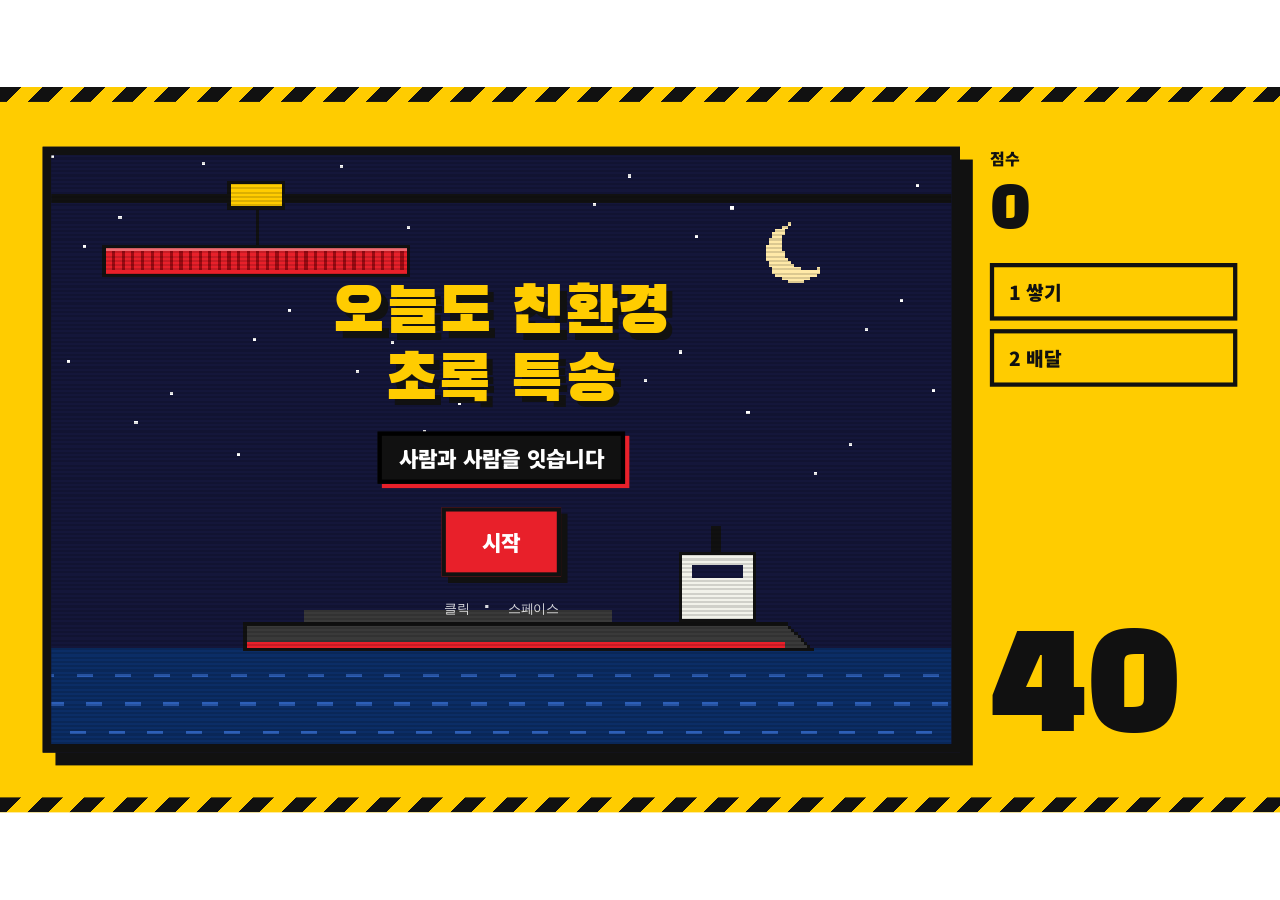
<file: game.html>
<!DOCTYPE html>
<html lang="ko">
<head>
<meta name="robots" content="noindex,nofollow,noarchive">
<meta charset="utf-8">
<meta name="viewport" content="width=device-width,initial-scale=1">
<title>오늘도 친환경 초록 특송</title>
<link rel="preconnect" href="https://fonts.googleapis.com">
<link href="https://fonts.googleapis.com/css2?family=Press+Start+2P&family=Black+Han+Sans&family=Noto+Sans+KR:wght@700;900&display=swap" rel="stylesheet">
<style>
  :root{--y:#FFCC00;--k:#111;--r:#E8202A;--night:#14163A}
  *{box-sizing:border-box;margin:0;padding:0}
  html,body{background:transparent;height:100%;overflow:hidden}
  body{display:flex;align-items:center;justify-content:center;padding:0}
  .px{font-family:"Press Start 2P",monospace}.bh{font-family:"Black Han Sans",sans-serif}.nk{font-family:"Noto Sans KR",sans-serif;font-weight:900}
  #wrap{width:min(100vw,calc(100vh*1200/680));aspect-ratio:1200/680;position:relative}
  #app{position:absolute;left:0;top:0;width:1200px;height:680px;transform-origin:0 0;background:var(--y);overflow:hidden;user-select:none}
  .tape{position:absolute;left:0;width:1200px;height:14px;background:repeating-linear-gradient(135deg,var(--k) 0 14px,var(--y) 14px 28px)}
  #screen{position:absolute;left:40px;top:56px;width:860px;height:568px;border:8px solid var(--k);box-shadow:12px 12px 0 var(--k);overflow:hidden;background:var(--night);cursor:pointer}
  #screen canvas{position:absolute;left:0;top:0;width:844px;height:552px}
  #lo{image-rendering:pixelated}
  .scan{position:absolute;inset:0;pointer-events:none;background:repeating-linear-gradient(0deg,rgba(0,0,0,.14) 0 2px,transparent 2px 4px)}
  /* 오른쪽 기둥 */
  #side{position:absolute;left:928px;top:56px;width:232px;height:568px;display:flex;flex-direction:column;gap:20px}
  .lab{font-size:15px;color:var(--k)}
  #score{font-size:64px;line-height:1;color:var(--k)}
  .chip{font-size:18px;padding:10px 14px;border:4px solid var(--k);color:var(--k);transition:background .2s,color .2s}
  .chip.on{background:var(--k);color:var(--y)}
  #extra{font-size:40px;line-height:1;color:var(--r);min-height:40px}
  #timer{margin-top:auto;font-size:150px;line-height:.85;color:var(--k)}
  #champ{font-size:14px;line-height:1.5;color:var(--k);border-top:4px solid var(--k);padding-top:10px}
  #champ b{font-size:20px}
  /* 시작 화면 */
  .layer{position:absolute;inset:0;display:flex;flex-direction:column;align-items:center;justify-content:center;gap:22px;z-index:3}
  .layer[hidden]{display:none}
  .ttl{font-size:60px;line-height:1.05;color:var(--y);text-align:center;text-shadow:6px 6px 0 var(--k)}
  .btn{border:4px solid var(--k);background:var(--r);color:#fff;font:900 20px "Noto Sans KR",sans-serif;padding:14px 34px;box-shadow:6px 6px 0 var(--k);cursor:pointer}
  .btn:active{transform:translate(3px,3px);box-shadow:3px 3px 0 var(--k)}
  .btn.y{background:var(--y);color:var(--k)}.btn.k{background:var(--k);color:var(--y);box-shadow:6px 6px 0 var(--r)}
  .hint{font-size:12px;color:#fff;opacity:.85}
  #stageCard{position:absolute;inset:0;z-index:4;background:var(--k);display:flex;align-items:center;justify-content:center;transform:translateX(-101%);transition:transform .45s cubic-bezier(.7,0,.3,1)}
  #stageCard.in{transform:translateX(0)}#stageCard.out{transform:translateX(101%)}
  #stageCard span{font-size:84px;color:var(--y)}
  /* 결과 화면 */
  #result{position:absolute;inset:0;z-index:6;display:grid;grid-template-columns:repeat(2,minmax(0,1fr))}
  #result[hidden]{display:none}
  .rl{position:relative;background:var(--night);padding:56px 52px;display:flex;flex-direction:column;justify-content:space-between;overflow:hidden}
  .stars{position:absolute;inset:0;background-image:radial-gradient(#fff 1px,transparent 1.5px);background-size:44px 44px;opacity:.25}
  #big{font-size:72px;color:#fff;text-shadow:6px 6px 0 var(--r)}
  .tags{display:flex;gap:10px}.tags span{font-size:16px;color:var(--k);background:var(--y);border:4px solid #000;padding:6px 12px}
  .reg{display:flex;gap:10px;align-items:center}
  .reg input{width:220px;height:56px;border:4px solid #fff;background:#000;color:#fff;padding:0 16px;font:700 18px "Noto Sans KR",sans-serif;outline:none}
  .reg input:focus{border-color:var(--y)}
  .reg .btn{padding:0 24px;height:56px}
  .btn:disabled{opacity:.45;cursor:default}
  #msg{font-size:14px;color:#cfd3e8;min-height:20px}
  .rr{background:var(--y);padding:56px 52px;display:flex;flex-direction:column}
  .rr h2{font-size:52px;line-height:1;color:var(--k);margin-bottom:22px;font-weight:400}
  .row{display:grid;grid-template-columns:64px minmax(0,1fr) auto;align-items:center;padding:11px 14px;border-top:4px solid var(--k)}
  .row .n{font-size:20px;color:var(--k)}.row .m{font-size:22px;color:var(--k);overflow:hidden;text-overflow:ellipsis;white-space:nowrap}.row .s{font-size:32px;color:var(--k)}
  .row.first .n{color:var(--r)}
  .row.me{background:var(--k)}.row.me .n,.row.me .m,.row.me .s{color:var(--y)}
  .gap{height:16px}
  .rr .end{border-top:4px solid var(--k)}
  .empty{font-size:16px;color:var(--k);padding:14px 0;border-top:4px solid var(--k)}
  .rbtn{margin-top:auto;display:flex;gap:12px}
  #state{position:absolute;right:16px;bottom:-30px;font:500 12px "Noto Sans KR";color:#8d8a83}
</style>
</head>
<body>
<div id="wrap"><div id="app">
  <div class="tape" style="top:0"></div><div class="tape" style="bottom:0"></div>
  <div id="screen" aria-label="게임 화면">
    <canvas id="lo" width="281" height="184"></canvas>
    <canvas id="hi" width="844" height="552"></canvas>
    <div class="scan"></div>
    <div class="layer" id="start">
      <div style="display:flex;flex-direction:column;align-items:center;gap:14px"><div class="bh ttl">오늘도 친환경<br>초록 특송</div><div class="nk" style="font-size:20px;color:#fff;background:#111;border:4px solid #000;padding:6px 16px;box-shadow:4px 4px 0 #E8202A">사람과 사람을 잇습니다</div></div>
      <button class="btn" id="go">시작</button>
      <p class="px hint">클릭 · 스페이스</p>
    </div>
    <div id="stageCard"><span class="bh" id="stageTxt">2 배달</span></div>
  </div>
  <div id="side">
    <div style="display:flex;flex-direction:column;gap:4px"><span class="nk lab">점수</span><span class="bh" id="score">0</span></div>
    <div style="display:flex;flex-direction:column;gap:8px"><div class="nk chip" id="c1">1 쌓기</div><div class="nk chip" id="c2">2 배달</div></div>
    <div class="bh" id="extra"></div>
    <div class="bh" id="timer">40</div>
    <div class="nk" id="champ" hidden></div>
  </div>
  <div id="result" hidden>
    <div class="rl"><div class="stars"></div><div class="scan"></div>
      <div class="nk" style="position:relative;font-size:22px;color:var(--y)">문 앞 도착!</div>
      <div style="position:relative;display:flex;flex-direction:column;gap:14px"><div class="px" id="big">0</div><div class="tags nk"><span id="tC"></span><span id="tD"></span></div></div>
      <div style="position:relative;display:flex;flex-direction:column;gap:8px">
        <div class="reg"><label for="nick" style="position:absolute;left:-9999px">닉네임</label><input id="nick" maxlength="8" placeholder="닉네임" readonly><button class="btn" id="reg">등록</button></div>
        <p class="nk" id="msg"></p>
      </div>
    </div>
    <div class="rr"><h2 class="bh">오늘의 순위</h2><div id="board"></div>
      <div class="rbtn"><button class="btn k" id="again">다시 도전</button></div>
    </div>
  </div>
</div></div>

<script>
/* ---------- 화면 맞춤 ---------- */
const app=document.getElementById('app'),wrap=document.getElementById('wrap');
function fit(){app.style.transform=`scale(${wrap.clientWidth/1200})`}addEventListener('resize',fit);fit();
const $=id=>document.getElementById(id);
const lo=$('lo'),g=lo.getContext('2d'),hi=$('hi'),h=hi.getContext('2d');
const LW=281,LH=184,SC=844/281;
const C={k:'#111111',y:'#FFCC00',Y:'#C99A00',r:'#E8202A',R:'#9E0A12',w:'#F2F2EA',W:'#B9B9B0',s:'#F2C9A0',S:'#D9A27A',b:'#2F4FB8',B:'#1D2F73',g:'#6B6B6B',G:'#3A3A3A',n:'#14163A',sea:'#0B2D66',sea2:'#2D5FB8',sky:'#7EC8F2',wd:'#5A3A26'};
const R=(a,b)=>a+Math.random()*(b-a);
/* ---------- 도트 그리기 도구 ---------- */
const P=(x,y,c)=>{g.fillStyle=C[c]||c;g.fillRect(Math.round(x),Math.round(y),1,1)};
const RC=(x,y,w,hh,c)=>{g.fillStyle=C[c]||c;g.fillRect(Math.round(x),Math.round(y),Math.round(w),Math.round(hh))};
const BOX=(x,y,w,hh,fill,line='k')=>{RC(x,y,w,hh,line);RC(x+1,y+1,w-2,hh-2,fill)};
function LN(x0,y0,x1,y1,c,t=1){x0=Math.round(x0);y0=Math.round(y0);x1=Math.round(x1);y1=Math.round(y1);const dx=Math.abs(x1-x0),dy=-Math.abs(y1-y0),sx=x0<x1?1:-1,sy=y0<y1?1:-1;let e=dx+dy;for(;;){RC(x0,y0,t,t,c);if(x0===x1&&y0===y1)break;const e2=2*e;if(e2>=dy){e+=dy;x0+=sx}if(e2<=dx){e+=dx;y0+=sy}}}
function RING(cx,cy,r,c){for(let a=0;a<64;a++){const t=a/64*Math.PI*2;P(cx+Math.round(Math.cos(t)*r),cy+Math.round(Math.sin(t)*r),c)}}
function DISC(cx,cy,r,c){for(let y=-r;y<=r;y++)for(let x=-r;x<=r;x++)if(x*x+y*y<=r*r+r*.8)P(cx+x,cy+y,c)}
/* 한글 팝업 (고해상도 층) */
const pops=[];function pop(t,x,y,col='#FFCC00',size=36,rot=-4,kind='',life=1){pops.push({t,x:x*SC,y:y*SC,col,size,rot,life,max:life,kind})}
function drawPops(dt){h.clearRect(0,0,844,552);for(let i=pops.length-1;i>=0;i--){const p=pops[i];p.life-=dt*1.1;if(p.follow){const[fx,fy]=p.follow();p.x=fx*SC;p.y=fy*SC}else p.y-=dt*(p.kind?14:40);if(p.life<=0){pops.splice(i,1);continue}
  h.save();h.translate(p.x,p.y);h.rotate(p.rot*Math.PI/180);const el=p.max-p.life;if(!p.kind){const sc=el<.15?1+(.15-el)*3:1;h.scale(sc,sc)}h.globalAlpha=Math.min(1,p.life*3);if(p.kind&&p.max-p.life<.12){const k=(p.max-p.life)/.12;h.scale(.6+.4*k,.6+.4*k)}
  h.font=`900 ${p.size}px "Noto Sans KR"`;h.textAlign='center';h.textBaseline='middle';
  if(p.kind==='say'){const w=h.measureText(p.t).width+28,hh=p.size+20;h.translate(w/2,-hh/2);h.fillStyle='#000';h.fillRect(-w/2+4,-hh/2+4,w,hh);h.fillStyle='#fff';h.fillRect(-w/2,-hh/2,w,hh);h.strokeStyle='#000';h.lineWidth=4;h.strokeRect(-w/2,-hh/2,w,hh);
    h.beginPath();h.moveTo(-w/2+10,hh/2-2);h.lineTo(-w/2-10,hh/2+18);h.lineTo(-w/2+30,hh/2-2);h.closePath();h.fillStyle='#fff';h.fill();h.beginPath();h.moveTo(-w/2+10,hh/2);h.lineTo(-w/2-10,hh/2+18);h.lineTo(-w/2+30,hh/2);h.stroke();h.fillStyle='#111';h.fillText(p.t,0,1)}
  else if(p.kind==='bubble'){const w=h.measureText(p.t).width+28,hh=p.size+20;h.fillStyle='#000';h.fillRect(-w/2+4,-hh/2+4,w,hh);h.fillStyle='#fff';h.fillRect(-w/2,-hh/2,w,hh);h.strokeStyle='#000';h.lineWidth=4;h.strokeRect(-w/2,-hh/2,w,hh);
    h.beginPath();h.moveTo(-10,hh/2-2);h.lineTo(0,hh/2+14);h.lineTo(10,hh/2-2);h.closePath();h.fillStyle='#fff';h.fill();h.beginPath();h.moveTo(-10,hh/2);h.lineTo(0,hh/2+14);h.lineTo(10,hh/2);h.stroke();h.fillStyle='#111';h.fillText(p.t,0,1)}
  else if(p.kind==='tag'){const w=h.measureText(p.t).width+22,hh=p.size+14;h.fillStyle='#111';h.fillRect(-w/2,-hh/2,w,hh);h.fillStyle=p.col;h.fillText(p.t,0,1)}
  else{h.fillStyle='#000';h.fillText(p.t,4,4);h.fillStyle=p.col;h.fillText(p.t,0,0)}h.restore()}}

/* ================= 1단계: 컨테이너 쌓기 ================= */
const STORY=['신입사원의 급한 서류','고향에서 온 엄마의 마음','사랑스러운 딸의 장난감','손꼽아 기다려온 내 화장품','바다 건너 오는 비싼 내 패딩','할머니께 보내는 손편지','유학 간 아들의 반찬','첫 해외 주문 운동화','친구의 깜짝 생일 선물','작은 공방의 첫 수출품','병원으로 가는 급한 약','기다리던 한정판 앨범','아빠의 낚시 용품','캠핑 가는 날의 텐트','강아지 새 방석','합격 기념 노트북'];
const LINES=['어? 택배왔다','엄마가 보낸건가봐','미친, 김치다','딱 맞춰 왔네?!','벌써 왔어?','이거 진짜 기다렸어!','오늘 퇴근길 행복 보장','조심히 가세요!','언박싱 시작한다','내 패딩 왔다!!'];
function bag(arr){let b=[];return()=>{if(!b.length)b=arr.slice().sort(()=>Math.random()-.5);return b.pop()}}
const CC=[['y','Y'],['r','R'],['w','W'],['b','B']];
function container(x,y,w,ci){const [a,b]=CC[ci];RC(x,y,w,10,'k');RC(x+1,y+1,w-2,8,a);for(let i=x+3;i<x+w-2;i+=3)RC(i,y+2,1,6,b);RC(x+1,y+1,w-2,1,'#ffffff55')}
function Stack(){
  const S={time:20,blocks:[],cur:null,fall:[],placed:0,perfect:0,done:false,sail:0,shake:0,sad:null};const nextStory=bag(STORY);
  const DECK=146,BW=96;
  S.blocks.push({x:LW/2-BW/2-14,w:BW,y:DECK-10,ci:0});S.placed=0;
  function spawn(){const t=S.blocks[S.blocks.length-1];S.cur={x:0,w:t.w,t:R(0,6),sp:1.5+S.placed*.13,ci:(S.placed+1)%4,y:28,vy:0,drop:false,st:nextStory()}}
  spawn();
  S.click=()=>{if(S.done||!S.cur||S.cur.drop)return;S.cur.drop=true};
  S.update=dt=>{
    if(S.sad){const d=S.sad;d.t+=dt;if(d.y<DECK+5){d.vy+=520*dt;d.y=Math.min(DECK+5,d.y+d.vy*dt)}}
    if(S.done){S.sail+=dt;return}
    S.time-=dt;if(S.time<=0){S.time=0;finish();return}
    const c=S.cur;
    if(c&&!c.drop){c.t+=dt*c.sp;c.x=LW/2-14-c.w/2+Math.sin(c.t)*92}
    if(c&&c.drop){c.vy+=520*dt;c.y+=c.vy*dt;const t=S.blocks[S.blocks.length-1];if(c.y>=t.y-10){c.y=t.y-10;land(c,t)}}
    S.fall.forEach(f=>{f.vy+=360*dt;f.y+=f.vy*dt;f.x+=f.vx*dt});S.fall=S.fall.filter(f=>f.y<LH+20);
    S.shake=Math.max(0,S.shake-dt*4)};
  function land(c,t){const l=Math.max(c.x,t.x),r=Math.min(c.x+c.w,t.x+t.w),ov=r-l;
    if(ov<=0){S.sad={x:c.x,y:c.y,w:c.w,ci:c.ci,vy:c.vy,st:c.st,t:0};S.cur=null;setTimeout(()=>{pop('풍덩!',c.x+c.w/2,DECK+2,'#7EC8F2',34)},350);setTimeout(()=>pop('날 두고 가지 마…',Math.min(LW-60,Math.max(60,c.x+c.w/2)),DECK-30,'#111',28,0,'bubble',2.4),900);finish(2900);return}
    let nx=l,nw=ov;
    if(Math.abs(c.x-t.x)<2.5){nx=t.x;nw=t.w;S.perfect++;S.shake=1;pop('완벽!',nx+nw+22,c.y+2,'#FFCC00',38,-6)}
    else{if(c.x<t.x)S.fall.push({x:c.x,y:c.y,w:t.x-c.x,vx:-20,vy:-30,ci:c.ci});if(c.x+c.w>t.x+t.w)S.fall.push({x:t.x+t.w,y:c.y,w:c.x+c.w-t.x-t.w,vx:20,vy:-30,ci:c.ci})}
    S.blocks.push({x:nx,w:nw,y:c.y,ci:c.ci,st:c.st});S.placed++;
    pop(c.st,nx+nw/2,c.y+5,'#FFCC00',21,0,'tag',1.3);
    if(S.placed>=12){S.cur=null;pop('만선!',LW/2-14,40,'#FFCC00',48);finish(1900);return}
    spawn()}
  function finish(wait=1400){if(S.done)return;S.done=true;S.cur=null;setTimeout(()=>S.onEnd&&S.onEnd(),wait)}
  S.side=()=>[`${S.placed}/12`];
  S.draw=(t)=>{
    RC(0,0,LW,LH,'n');
    for(let i=0;i<40;i++){const x=(i*53)%LW,y=(i*29)%100;if((i+Math.floor(t*2))%7)P(x,y,'#ffffff')}
    DISC(232,30,9,'#FFE9A8');DISC(236,27,8,'n');
    const sx=S.done?S.sail*S.sail*60:0,sh=S.shake?Math.round(Math.sin(t*60)*S.shake):0;
    // 바다
    RC(0,DECK+8,LW,LH,'sea');
    for(let row=0;row<4;row++){const y=DECK+16+row*9,o=Math.floor(t*12+row*7)%12;for(let x=-12+o*(row%2?1:-1);x<LW;x+=12)RC(x,y,5,1,'sea2')}
    g.save();g.translate(sx+sh,0);
    // 배
    RC(60,DECK,170,9,'k');RC(61,DECK+1,168,7,'G');RC(61,DECK+6,168,2,'r');
    for(let i=0;i<9;i++)RC(229+i,DECK+i,1,9-i,'k');for(let i=0;i<8;i++)RC(229+i,DECK+1+i,1,7-i,'G');
    BOX(196,DECK-22,24,22,'w');RC(200,DECK-18,16,4,'#14163A');RC(206,DECK-30,3,8,'k');
    S.blocks.forEach((b,i)=>{if(i===0){RC(b.x,b.y+6,b.w,4,'G');return}container(b.x,b.y,b.w,b.ci)});
    g.restore();
    if(S.sad){const d=S.sad,fl=d.y>=DECK+5,by=fl?Math.round(d.y+Math.sin(d.t*3)*1.2):d.y,x=Math.round(d.x),cx=x+Math.round(d.w/2);
      container(x,by,d.w,d.ci);
      if(fl){RC(x-2,DECK+11,d.w+4,6,'sea');for(let i=0;i<d.w+4;i+=6)RC(x-2+i+Math.floor(d.t*8)%6,DECK+11,3,1,'sea2');
        // 얼굴은 없이 눈물만 뚝뚝
        const f=Math.floor(d.t*10);for(let k=0;k<3;k++){const yy=by+4+((f+k*3)%9);if(yy<DECK+11){P(cx-7,yy,'#7EC8F2');P(cx+6,yy,'#7EC8F2')}}
        if(Math.floor(d.t*4)%2){P(cx-9,by+5,'#7EC8F2');P(cx+8,by+5,'#7EC8F2')}}}
    // 크레인
    if(!S.done){RC(0,12,LW,3,'k');const c=S.cur;if(c){const cx=Math.round(c.x+c.w/2);BOX(cx-9,8,18,9,'y');if(!c.drop){LN(cx,17,cx,27,'k');container(c.x,28,c.w,c.ci)}else container(c.x,c.y,c.w,c.ci)}}
    S.fall.forEach(f=>container(f.x,f.y,f.w,f.ci));
  };
  return S}

/* ================= 2단계: 카고바이크 배달 ================= */
const PPL=[['s','h'],['S','k'],['s','y'],['S','h'],['s','W']];
const WALL=['#F2C9A0','#9FD3B5','#F2A3A3','#BFD0F2','#F2E08A'];
function bike(x,gy,t,spin){
  const rx=x+8,fx=x+31,wy=gy-7;
  // 바퀴
  [rx,fx].forEach(cx=>{RING(cx,wy,7,'k');RING(cx,wy,6,'k');for(let k=0;k<2;k++){const a=spin+k*Math.PI/2;LN(cx-Math.cos(a)*5,wy-Math.sin(a)*5,cx+Math.cos(a)*5,wy+Math.sin(a)*5,'g')}RC(cx-1,wy-1,2,2,'k')});
  // 프레임(노랑)
  const cr=[x+19,wy];LN(rx,wy,cr[0],cr[1],'y',2);LN(cr[0],cr[1],x+17,gy-18,'y',2);LN(x+17,gy-17,x+28,gy-19,'y',2);LN(x+28,gy-19,fx,wy,'y',2);LN(rx,wy,x+17,gy-17,'y',2);
  LN(x+28,gy-20,x+27,gy-25,'k',2);RC(x+26,gy-26,4,2,'k');// 핸들
  // 뒤 짐받이 + 상자
  RC(x+2,gy-17,13,2,'k');BOX(x+1,gy-28,15,11,'y');RC(x+2,gy-24,13,2,'r');
  // 페달/다리
  const pa=spin*0.9,px=cr[0]+Math.cos(pa)*3,py=cr[1]+Math.sin(pa)*3,qx=cr[0]-Math.cos(pa)*3,qy=cr[1]-Math.sin(pa)*3;
  const hip=[x+18,gy-20];
  const knee=(fx2,fy2)=>[ (hip[0]+fx2)/2+3,(hip[1]+fy2)/2-2 ];
  const k2=knee(qx,qy);LN(hip[0],hip[1],k2[0],k2[1],'B',2);LN(k2[0],k2[1],qx,qy,'B',2);
  RC(x+15,gy-19,5,2,'k');// 안장
  // 몸통
  BOX(x+16,gy-31,8,12,'y');RC(x+17,gy-25,6,1,'r');
  const k1=knee(px,py);LN(hip[0],hip[1],k1[0],k1[1],'b',2);LN(k1[0],k1[1],px,py,'b',2);RC(px-1,py,3,1,'k');
  // 팔
  LN(x+22,gy-28,x+27,gy-25,'y',2);RC(x+27,gy-26,2,2,'s');
  // 머리 + 모자
  BOX(x+17,gy-39,8,8,'s');P(x+22,gy-36,'k');RC(x+16,gy-41,10,3,'r');RC(x+24,gy-39,3,1,'r');RC(x+16,gy-38,1,2,'h');
}
function Bike(){
  const S={time:20,houses:[],boxes:[],sp:70,dist:0,ok:0,tries:0,combo:0,best:0,done:false};const nextLine=bag(LINES);
  const GY=150,BX=26;let nx=150;
  function add(){S.houses.push({x:nx,w:Math.round(R(58,74)),hh:Math.round(R(46,66)),c:WALL[Math.floor(R(0,5))],p:PPL[Math.floor(R(0,5))],done:0,o:0});nx+=Math.round(R(92,140))}
  for(let i=0;i<5;i++)add();
  S.click=()=>{if(S.done)return;S.tries++;S.boxes.push({x:BX+8,y:GY-30,vx:140,vy:-120,land:0})};
  S.update=dt=>{if(S.done)return;S.time-=dt;if(S.time<=0){S.time=0;S.done=true;setTimeout(()=>S.onEnd&&S.onEnd(),700);return}
    S.sp=70+(20-S.time)*2.6;const d=S.sp*dt;S.dist+=d;nx-=d;
    S.houses.forEach(o=>{o.x-=d;if(o.done)o.o=Math.min(1,o.o+dt*3)});S.houses=S.houses.filter(o=>o.x+o.w>-10);while(nx<LW+120)add();
    S.boxes.forEach(b=>{if(b.land){b.x-=d;return}b.vy+=330*dt;b.x+=b.vx*dt;b.y+=b.vy*dt;
      if(b.y>=GY-6){b.y=GY-6;b.land=1;const o=S.houses.find(o=>!o.done&&b.x+3>o.x+o.w/2-11&&b.x+3<o.x+o.w/2+11);
        if(o){o.done=1;S.ok++;S.combo++;S.best=Math.max(S.best,S.combo);b.hit=1;pop('딩동!',o.x+o.w/2-14,GY-o.hh-6,'#FFCC00',30,-8);const L=nextLine();pop(L,0,0,'#111',26,0,'say',.95);pops[pops.length-1].follow=()=>[o.x+o.w/2+9,GY-27];if(S.combo>1)pop(S.combo+'연속',o.x+o.w/2+30,GY-o.hh+4,'#E8202A',26,6)}
        else{S.combo=0;b.miss=1}}});
    S.boxes=S.boxes.filter(b=>b.x>-10&&!(b.hit&&b.land));};
  S.side=()=>[S.combo>1?S.combo+'연속':''];
  S.draw=t=>{
    RC(0,0,LW,LH,'sky');
    // 구름
    const co=(S.dist*.2)%LW;[[30,22],[150,40],[240,16]].forEach(([x,y])=>{const X=((x-co)%LW+LW)%LW-20;RC(X,y,22,5,'#ffffff');RC(X+5,y-4,12,4,'#ffffff')});
    // 먼 건물
    const bo=(S.dist*.4)%70;for(let i=-1;i<6;i++){const X=i*70-bo;RC(X,74,26,GY-74,'#A9D6EE');RC(X+30,92,22,GY-92,'#A9D6EE')}
    // 집
    S.houses.forEach(o=>{const x=Math.round(o.x),y=GY-o.hh;BOX(x,y,o.w,o.hh,o.c);RC(x-3,y-6,o.w+6,6,'k');RC(x-1,y-5,o.w+2,1,'G');
      BOX(x+6,y+8,12,10,'#DDEFFF');RC(x+11,y+8,1,10,'k');BOX(x+o.w-18,y+8,12,10,'#DDEFFF');RC(x+o.w-13,y+8,1,10,'k');
      const dx=x+o.w/2-6;BOX(dx,GY-20,12,20,o.o>0?'#2A1A10':'wd');
      if(o.o>0){RC(dx+1,GY-19,Math.round(10*(1-o.o*.7)),19,'wd');// 문 열림
        const[pc,hc]=o.p;BOX(dx+5,GY-17,6,6,pc);RC(dx+5,GY-18,6,2,hc);BOX(dx+4,GY-11,8,11,'r');P(dx+9,GY-15,'k');
        RC(dx+6,GY-26,2,2,'r');RC(dx+9,GY-26,2,2,'r');RC(dx+6,GY-25,5,2,'r');RC(dx+7,GY-23,3,1,'r');}
      else P(dx+9,GY-10,'y');
      RC(dx-4,GY-1,20,2,o.done?'#3BB273':'y');});
    // 도로
    RC(0,GY+1,LW,LH,'G');RC(0,GY,LW,1,'k');const ro=Math.floor(S.dist)%24;for(let x=-ro;x<LW;x+=24)RC(x,GY+16,12,2,'w');
    // 상자
    S.boxes.forEach(b=>{BOX(b.x,b.y,7,6,'y');RC(b.x+1,b.y+2,5,1,'r')});
    // 카고바이크
    const bob=Math.round(Math.sin(t*16))*0;bike(BX,GY+bob,t,S.dist/7);
    if(S.tries===0&&!S.done){const a=Math.floor(t*2)%2;if(a){RC(0,LH-14,LW,14,'#00000088')}}
  };
  return S}

/* ================= 진행 ================= */
let game=null,stage=0,playing=false,S1=null,S2=null,last=performance.now(),idle=Stack();
const total=()=>{const c=S1?S1.placed:0,p=S1?S1.perfect:0,d=S2?S2.ok:0,k=S2?S2.best:0;return{c,p,d,k,t:c*100+p*60+d*120+k*40}};
function setSide(){const sc=total().t;$('score').textContent=sc.toLocaleString();
  $('c1').classList.toggle('on',stage===1);$('c2').classList.toggle('on',stage===2);
  const tm=stage===1?S1.time+20:stage===2?S2.time:40;$('timer').textContent=String(Math.ceil(tm)).padStart(2,'0');
  $('extra').textContent=game&&playing?game.side()[0]:''}
function start(){$('start').hidden=true;$('result').hidden=true;pops.length=0;S1=Stack();S2=null;S1.onEnd=toTwo;game=S1;stage=1;playing=true;$('screen').focus()}
function toTwo(){const c=$('stageCard');c.className='';$('stageTxt').textContent='2 배달';requestAnimationFrame(()=>c.classList.add('in'));
  setTimeout(()=>{S2=Bike();S2.onEnd=finish;game=S2;stage=2;pops.length=0;c.classList.remove('in');c.classList.add('out')},1100);
  setTimeout(()=>{c.className=''},1700)}
let lastRes=null;
function finish(){playing=false;const o=total();lastRes=o;
  $('big').textContent=String(o.t);$('tC').textContent='컨테이너 '+o.c;$('tD').textContent='배달 '+o.d;
  $('nick').value=localStorage.getItem('dhl_nick')||'';$('msg').textContent='';$('reg').disabled=!canWrite;
  if(!canWrite)$('msg').textContent=db?'이 링크에서는 순위 보기만 돼요':'순위판에 연결되지 않았어요';
  $('result').hidden=false;render()}
$('go').onclick=e=>{e.stopPropagation();start()};
$('again').onclick=()=>{$('result').hidden=true;start()};
$('screen').addEventListener('pointerdown',()=>{if(playing&&game)game.click()});
addEventListener('keydown',e=>{if(e.code!=='Space'||document.activeElement===$('nick'))return;e.preventDefault();if(playing&&game)game.click();else if(!$('start').hidden)start()});
function loop(now){const dt=Math.min(.05,(now-last)/1000);last=now;const t=now/1000;
  const cur=playing||stage>0?game:idle;
  if(playing&&!$('stageCard').classList.contains('in'))cur.update(dt);else if(cur&&cur.done)cur.update(dt);
  if(!playing&&stage===0){idle.time=99;if(!idle.cur){}idle.update(dt*.6)}
  g.imageSmoothingEnabled=false;cur.draw(t);drawPops(dt);if(stage>0)setSide();requestAnimationFrame(loop)}
requestAnimationFrame(loop);

/* ================= 오늘의 순위 ================= */
let db=null,user=null,uid=null,canWrite=false,rows=[];
const today=()=>new Date(Date.now()+9*3600e3).toISOString().slice(0,10);
const esc=s=>String(s).replace(/[&<>"']/g,c=>({'&':'&amp;','<':'&lt;','>':'&gt;','"':'&quot;',"'":'&#39;'}[c]));
function render(){
  const b=$('board');const mi=rows.findIndex(r=>r.id===uid);
  if(!rows.length){b.innerHTML='<div class="empty nk">오늘 첫 1위가 되어 보세요</div>'}
  else{let html=rows.slice(0,5).map((r,i)=>`<div class="row ${i===0?'first':''} ${i===mi?'me':''}"><span class="px n">${i+1}</span><span class="nk m">${esc(r.name)}</span><span class="bh s">${r.best.toLocaleString()}</span></div>`).join('');
    if(mi>=5)html+=`<div class="gap"></div><div class="row me"><span class="px n">${mi+1}</span><span class="nk m">${esc(rows[mi].name)}</span><span class="bh s">${rows[mi].best.toLocaleString()}</span></div>`;
    b.innerHTML=html+'<div class="end"></div>'}
  const top=rows[0];if(top){$('champ').hidden=false;$('champ').innerHTML=`오늘의 1위<br><b>${esc(top.name)}</b> · ${top.best.toLocaleString()}`}}
render();
async function register(){const name=$('nick').value.trim();if(name.length<2){$('msg').textContent='닉네임 2자 이상';return}
  if(!db||!uid||!lastRes)return;$('reg').disabled=true;$('msg').textContent='등록 중…';localStorage.setItem('dhl_nick',name);
  try{const ref=db.doc('rank/'+uid),snap=await ref.get(),d=today();let o=snap.exists?{...snap.data()}:{};if(o.day!==d)o={best:0,plays:0,cs:0,ds:0};
    const nb=Math.max(o.best||0,lastRes.t);
    await ref.set({day:d,name:name.slice(0,8),best:nb,plays:(o.plays||0)+1,cs:(o.cs||0)+lastRes.c,ds:(o.ds||0)+lastRes.d,at:Date.now()});
    $('msg').textContent=nb>lastRes.t?'등록 완료 · 오늘 최고 기록 유지':'등록 완료!';lastRes=null}
  catch(e){$('msg').textContent=e&&e.code==='invalid_argument'?'이 링크에서는 순위 보기만 돼요':'잠시 뒤 다시 시도해 주세요';$('reg').disabled=false}}
$('reg').onclick=register;$('nick').onkeydown=e=>{if(e.key==='Enter')register()};
function localMode(){if(db)return;const K='dhl_rank_'+today();const load=()=>{try{return JSON.parse(localStorage.getItem(K)||'[]')}catch(e){return[]}};
  uid='me';canWrite=true;rows=load().sort((a,b)=>b.best-a.best);render();
  db={doc:()=>({get:async()=>{const r=load().find(x=>x.id==='me');return{exists:!!r,data:()=>r}},set:async v=>{const a=load().filter(x=>x.id!=='me');a.push({...v,id:'me'});localStorage.setItem(K,JSON.stringify(a));rows=a.sort((x,y)=>y.best-x.best);render()}})};
  if(!rows.length){} }
setTimeout(localMode,2500);
(async()=>{try{if(!window.claude)return localMode();db=await claude.use('db');user=await claude.use('user');if(!db)return localMode();
  uid=user?await user.id():null;const cw=user?await user.can('data.write'):null;canWrite=!!uid&&cw!==false;
  db.collection('rank').where('day','==',today()).orderBy('best','desc').limit(200).onSnapshot(s=>{rows=s.docs.map(d=>({id:d.id,...d.data()})).filter(r=>typeof r.best==='number'&&r.name);render()},()=>{});
}catch(e){}})();
</script>
</body>
</html>
</file>
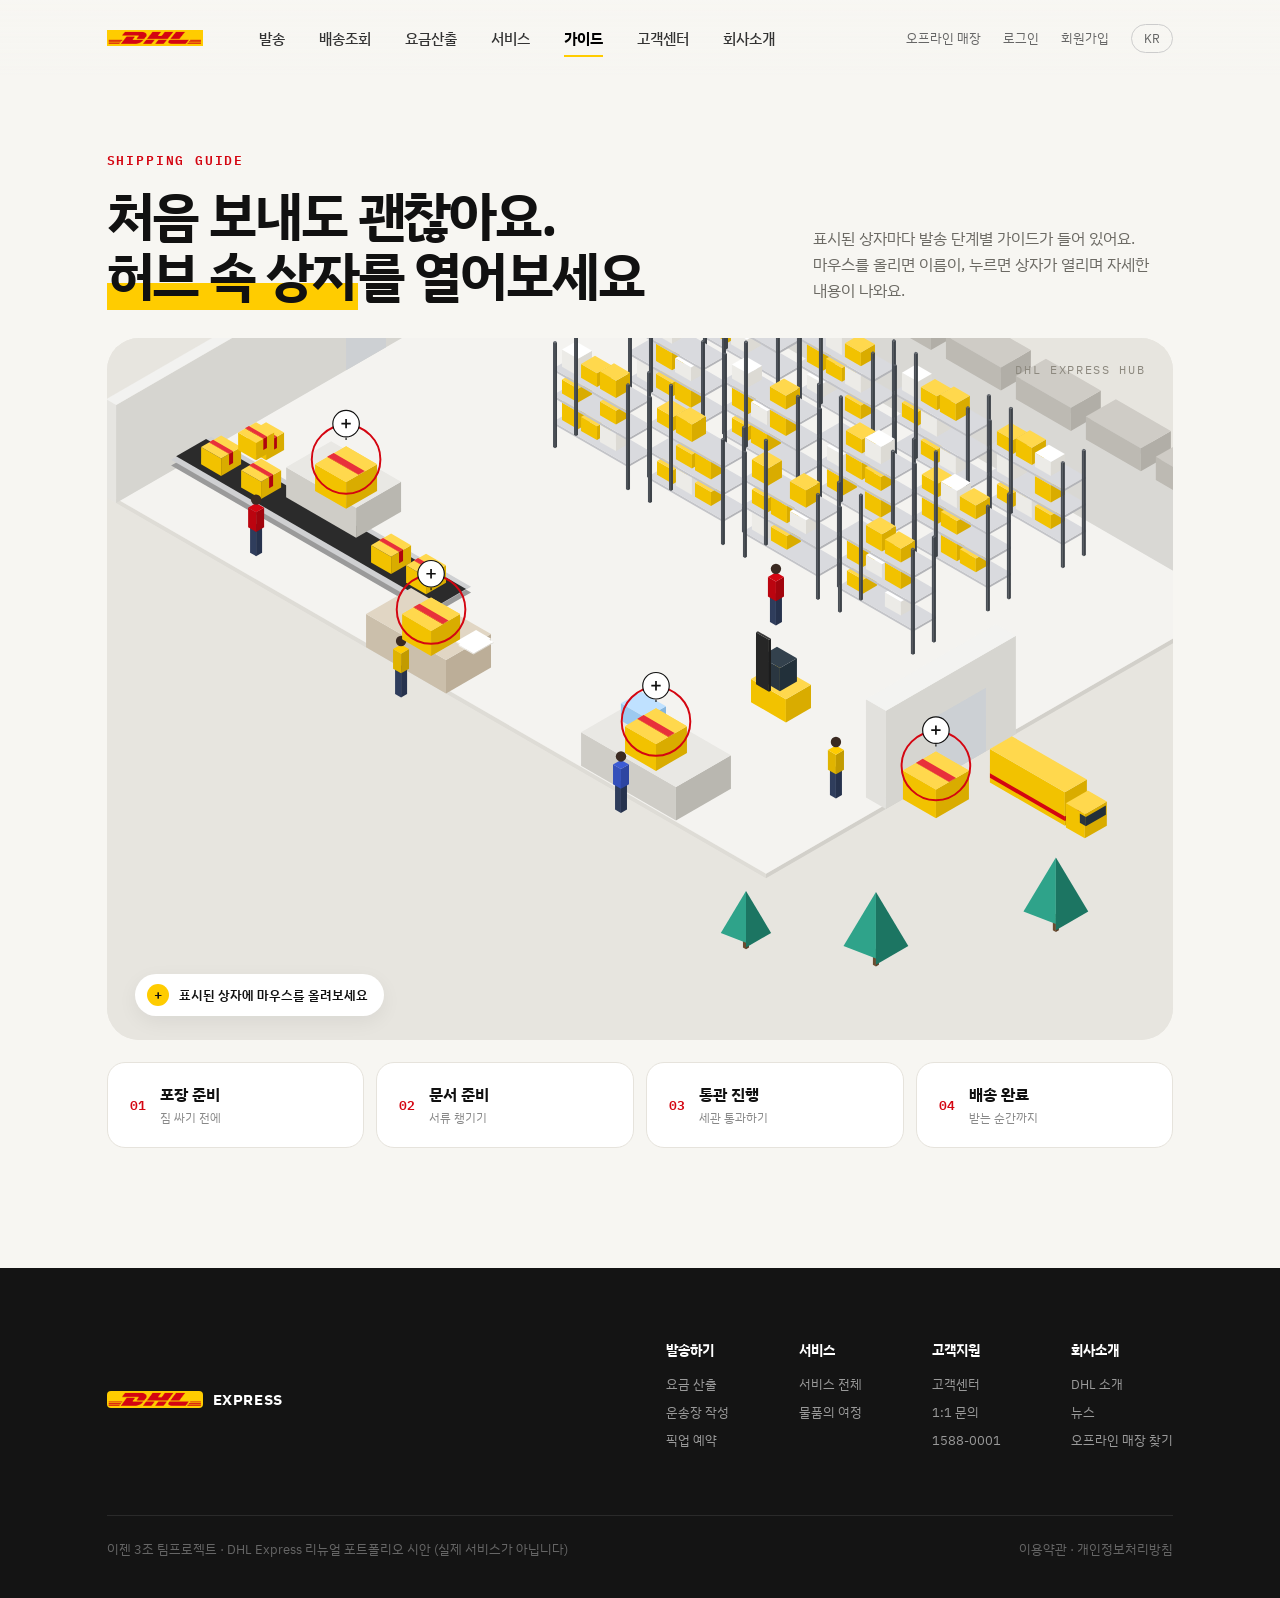
<file: guide.html>
<!doctype html>
<html lang="ko">
<head>
<meta name="robots" content="noindex,nofollow,noarchive">
<meta charset="utf-8">
<meta name="viewport" content="width=device-width, initial-scale=1">
<title>이젠 3조 포트폴리오 시안 · 가이드</title>
<link rel="preconnect" href="https://fonts.googleapis.com">
<link href="https://fonts.googleapis.com/css2?family=IBM+Plex+Mono:wght@500;600&family=IBM+Plex+Sans+KR:wght@400;500;600;700&display=swap" rel="stylesheet">
<style>
  :root{--cream:#F7F6F2;--yellow:#FFCC00;--yellow-soft:#FFF0B2;--red:#D40511;--gray:#757575;--pad:8.33vw}
  *{box-sizing:border-box;margin:0;padding:0}
  html,body{overflow-x:clip}
  body{word-break:keep-all;background:var(--cream);color:#111;font-family:"IBM Plex Sans KR","Apple SD Gothic Neo","Malgun Gothic",sans-serif;-webkit-font-smoothing:antialiased}
  a{color:inherit;text-decoration:none} button{font:inherit;color:inherit;background:none;border:0;cursor:pointer}
  .mono{font-family:"IBM Plex Mono",Consolas,monospace}
  header{position:fixed;inset:0 0 auto;z-index:40;height:76px;display:flex;align-items:center;gap:56px;padding:0 var(--pad);background:linear-gradient(rgba(247,246,242,.95),rgba(247,246,242,.7) 70%,transparent)}
  header .logo{width:96px;display:block}
  nav ul{display:flex;gap:34px;list-style:none}
  nav a{font-size:15px;font-weight:500;color:#333;position:relative;padding:6px 0}
  nav a::after{content:"";position:absolute;left:0;right:0;bottom:-2px;height:2px;background:var(--yellow);transform:scaleX(0);transform-origin:left;transition:transform .25s}
  nav a:hover::after,nav a.on::after{transform:scaleX(1)} nav a.on{color:#000;font-weight:700}
  .util{margin-left:auto;display:flex;gap:22px;align-items:center;font-size:13px;color:#666}
  .util .lang{border:1px solid #ccc;border-radius:999px;padding:5px 12px}

  /* 인트로 */
  .intro{padding:150px var(--pad) 34px;display:flex;justify-content:space-between;align-items:end;gap:40px}
  .intro .k{font-family:"IBM Plex Mono",monospace;font-size:13px;letter-spacing:.14em;color:var(--red);font-weight:600}
  .intro h1{margin-top:14px;font-size:clamp(40px,4.2vw,76px);line-height:1.1;letter-spacing:-.04em}
  .intro h1 em{font-style:normal;background:linear-gradient(transparent 62%,var(--yellow) 62%)}
  .intro p{font-size:16px;line-height:1.65;color:#6b6963;max-width:360px}

  /* 허브 */
  .hub{position:relative;margin:0 var(--pad);height:min(78vh,760px);min-height:560px;border-radius:32px;overflow:hidden;background:#ECEAE4}
  .hub svg{position:absolute;inset:0;width:100%;height:100%}
  #world{transition:transform 1s cubic-bezier(.65,0,.25,1)}
  .hot{cursor:pointer}
  .hot .ring{fill:none;stroke:var(--red);stroke-width:2.5;animation:pulse 1.8s ease-out infinite;transform-box:fill-box;transform-origin:center}
  @keyframes pulse{from{opacity:.9;transform:scale(.6)}to{opacity:0;transform:scale(1.6)}}
  .hot .pin circle{fill:#fff;stroke:#111;stroke-width:1.5;transition:fill .2s}
  .hot .pin path{stroke:#111;stroke-width:2.2}
  .hot:hover .pin circle,.hot.on .pin circle{fill:var(--yellow)}
  .hub.zoomed .hot .ring{display:none}.hub.zoomed .hot .pin{opacity:0;transition:opacity .3s}
  .tip{position:absolute;z-index:6;pointer-events:none;transform:translate(-50%,calc(-100% - 14px));background:#111;color:#fff;border-radius:14px;padding:10px 16px;white-space:nowrap;opacity:0;transition:opacity .2s,transform .2s}
  .tip.on{opacity:1;transform:translate(-50%,calc(-100% - 20px))}
  .tip small{display:block;font-family:"IBM Plex Mono",monospace;font-size:11px;color:var(--yellow);letter-spacing:.1em}
  .tip b{font-size:16px}
  .tip::after{content:"";position:absolute;left:50%;bottom:-6px;transform:translateX(-50%);border-top:7px solid #111;border-left:7px solid transparent;border-right:7px solid transparent}
  .hint{position:absolute;left:28px;bottom:24px;z-index:4;display:flex;align-items:center;gap:10px;background:#fff;border-radius:999px;padding:10px 16px 10px 12px;font-size:13px;font-weight:600;box-shadow:0 6px 20px rgba(0,0,0,.06);transition:opacity .3s}
  .hint i{width:22px;height:22px;border-radius:50%;background:var(--yellow);display:grid;place-items:center;font-style:normal;font-size:14px}
  .hub.zoomed .hint{opacity:0}
  .hub-label{position:absolute;right:28px;top:24px;z-index:4;font-family:"IBM Plex Mono",monospace;font-size:12px;letter-spacing:.14em;color:#8d897f}

  /* 가이드 카드 (열린 상자 오른쪽) */
  .gcard{position:absolute;z-index:7;right:5%;top:50%;width:min(470px,40%);transform:translate(40px,-50%);opacity:0;pointer-events:none;transition:opacity .45s .25s,transform .55s .25s cubic-bezier(.2,.8,.2,1)}
  .hub.zoomed .gcard{opacity:1;transform:translate(0,-50%);pointer-events:auto}
  .gcard .box{position:relative;background:#fff;border-radius:6px;padding:34px 34px 30px;box-shadow:0 20px 60px -20px rgba(0,0,0,.25);overflow:hidden}
  .gcard .box::before{content:"";position:absolute;right:0;top:0;width:70px;height:70px;background:var(--yellow);clip-path:polygon(0 0,100% 0,100% 100%)}
  .gcard .num{font-family:"IBM Plex Mono",monospace;font-size:12px;letter-spacing:.14em;color:var(--red);font-weight:600}
  .gcard h3{margin-top:8px;font-size:28px;letter-spacing:-.02em}
  .gcard .lead{margin-top:12px;font-size:14px;line-height:1.6;color:#666}
  .gcard ul{list-style:none;margin-top:18px;display:grid;gap:11px}
  .gcard li{display:grid;grid-template-columns:20px 1fr;gap:8px;font-size:15px;font-weight:600;line-height:1.5}
  .gcard li::before{content:"";width:14px;height:9px;border-left:2.5px solid #111;border-bottom:2.5px solid #111;transform:rotate(-45deg);margin-top:5px}
  .gcard .links{margin-top:20px;display:grid;gap:8px}
  .gcard .links a{font-size:14px;font-weight:700;color:#0a63c9} .gcard .links a:hover{text-decoration:underline}
  .gcard .conn{position:absolute;right:100%;top:50%;width:90px;height:2px;background:var(--yellow);margin-right:-2px}
  .gcard .conn::before{content:"";position:absolute;left:-6px;top:-5px;width:12px;height:12px;border-radius:50%;background:var(--yellow)}
  .gnav{display:flex;justify-content:space-between;align-items:center;margin-top:12px;background:rgba(255,255,255,.92);border-radius:999px;padding:4px}
  .gnav .dots{display:flex;gap:6px} .gnav .dots i{width:7px;height:7px;border-radius:50%;background:#cfcac0} .gnav .dots i.on{background:#111;width:20px;border-radius:4px}
  .gnav button{font-size:13px;font-weight:600;color:#555;padding:8px 12px;border-radius:999px} .gnav button:hover{background:#fff}
  .close{position:absolute;left:28px;top:24px;z-index:8;display:flex;align-items:center;gap:8px;background:#111;color:#fff;border-radius:999px;padding:10px 16px;font-size:13px;font-weight:600;opacity:0;pointer-events:none;transition:opacity .3s .3s}
  .hub.zoomed .close{opacity:1;pointer-events:auto}
  /* 상자에서 튀어나오는 소품 */
  .pop{position:absolute;z-index:5;pointer-events:none}
  .pop span{position:absolute;opacity:0;transform:translate(-50%,0) scale(.4)}
  .pop span.on{animation:popup .7s cubic-bezier(.2,1.4,.4,1) forwards}
  @keyframes popup{to{opacity:1;transform:translate(calc(-50% + var(--dx)),var(--dy)) scale(1) rotate(var(--r))}}

  /* 가이드 목록 (키보드·접근성용 바로가기) */
  .glist{margin:22px var(--pad) 120px;display:grid;grid-template-columns:repeat(4,1fr);gap:12px}
  .glist button{text-align:left;background:#fff;border:1px solid #e6e3dc;border-radius:18px;padding:20px 22px;display:flex;align-items:center;gap:14px;transition:all .2s}
  .glist button:hover,.glist button.on{border-color:#111;transform:translateY(-2px)}
  .glist .n{font-family:"IBM Plex Mono",monospace;font-weight:600;font-size:13px;color:var(--red)}
  .glist b{display:block;font-size:16px} .glist small{font-size:12px;color:#888}

  /* ── 풋터 ── */
  footer{background:#141414;color:#8a8a8a;padding:72px var(--pad) 40px;font-size:13px}
  .f-top{display:flex;justify-content:space-between;gap:60px}
  .f-brand{display:flex;align-items:center;gap:10px} .f-brand img{width:96px;border-radius:4px} .f-brand b{color:#fff;font-size:15px;letter-spacing:.04em}
  .f-cols{display:grid;grid-template-columns:repeat(4,auto);gap:70px}
  .f-cols b{display:block;color:#fff;font-size:14px;margin-bottom:16px}
  .f-cols a{display:block;margin-bottom:10px;color:#9a9a9a} .f-cols a:hover{color:#fff}
  .f-bot{margin-top:56px;padding-top:24px;border-top:1px solid #2a2a2a;display:flex;justify-content:space-between;color:#666}


</style>
</head>
<body>
<header>
  <a href="index.html"><img class="logo" src="[data-uri]" alt="DHL"></a>
  <nav><ul><li><a href="#">발송</a></li><li><a href="tracking.html">배송조회</a></li><li><a href="#">요금산출</a></li><li><a href="#">서비스</a></li><li><a href="guide.html" class="on">가이드</a></li><li><a href="#">고객센터</a></li><li><a href="#">회사소개</a></li></ul></nav>
  <div class="util"><a href="#">오프라인 매장</a><a href="#">로그인</a><a href="#">회원가입</a><span class="lang mono">KR</span></div>
</header>

<section class="intro">
  <div><p class="k">SHIPPING GUIDE</p><h1>처음 보내도 괜찮아요.<br><em>허브 속 상자</em>를 열어보세요</h1></div>
  <p>표시된 상자마다 발송 단계별 가이드가 들어 있어요. 마우스를 올리면 이름이, 누르면 상자가 열리며 자세한 내용이 나와요.</p>
</section>

<section class="hub" id="hub" aria-label="가이드 허브">
  <svg id="svg" viewBox="0 0 1600 900" preserveAspectRatio="xMidYMid slice"><g id="world"><g id="scene"></g><g id="hots"></g></g></svg>
  <div class="tip" id="tip"><small id="tipN">GUIDE 01</small><b id="tipT">포장 준비</b></div>
  <div class="pop" id="pop"></div>
  <p class="hub-label">DHL EXPRESS HUB</p>
  <div class="hint"><i>+</i>표시된 상자에 마우스를 올려보세요</div>
  <button class="close" id="close">← 허브로 돌아가기</button>
  <aside class="gcard" id="gcard" aria-live="polite">
    <div class="box"><span class="conn"></span>
      <p class="num" id="gNum">GUIDE 01</p><h3 id="gTitle"></h3><p class="lead" id="gLead"></p>
      <ul id="gList"></ul><div class="links" id="gLinks"></div>
    </div>
    <div class="gnav"><button id="prev">← 이전</button><div class="dots" id="dots"></div><button id="next">다음 →</button></div>
  </aside>
</section>

<div class="glist" id="glist"></div>

<footer>
  <div class="f-top">
    <div class="f-brand"><img src="[data-uri]" alt="DHL"><b>EXPRESS</b></div>
    <div class="f-cols">
      <div><b>발송하기</b><a href="#">요금 산출</a><a href="#">운송장 작성</a><a href="#">픽업 예약</a></div>
      <div><b>서비스</b><a href="#">서비스 전체</a><a href="#">물품의 여정</a></div>
      <div><b>고객지원</b><a href="#">고객센터</a><a href="#">1:1 문의</a><a href="#">1588-0001</a></div>
      <div><b>회사소개</b><a href="#">DHL 소개</a><a href="#">뉴스</a><a href="#">오프라인 매장 찾기</a></div>
    </div>
  </div>
  <div class="f-bot"><span>이젠 3조 팀프로젝트 · DHL Express 리뉴얼 포트폴리오 시안 (실제 서비스가 아닙니다)</span><span>이용약관 · 개인정보처리방침</span></div>
</footer>

<script>
const LOGO='[data-uri]';
const $=id=>document.getElementById(id);
const clamp=(v,a=0,b=1)=>Math.min(b,Math.max(a,v)),lerp=(a,b,t)=>a+(b-a)*t;
/* ================= 아이소메트릭 그리기 도구 ================= */
const C30=.866;
function isoP(o,x,y,z){return [o.x+(x-y)*C30*o.k, o.y+(x+y)*.5*o.k-z*o.k]}
const pts=a=>a.map(p=>p[0].toFixed(1)+','+p[1].toFixed(1)).join(' ');
const poly=(a,f,ex='')=>`<polygon points="${pts(a)}" fill="${f}" ${ex}/>`;
// 직육면체: c=[윗면, 왼쪽면(+y), 오른쪽면(+x)]
function cub(o,x,y,z,w,d,h,c,opt={}){
  const p=(a,b,cz)=>isoP(o,a,b,cz);
  const top=[p(x,y,z+h),p(x+w,y,z+h),p(x+w,y+d,z+h),p(x,y+d,z+h)];
  const L=[p(x,y+d,z),p(x+w,y+d,z),p(x+w,y+d,z+h),p(x,y+d,z+h)];
  const R=[p(x+w,y,z),p(x+w,y+d,z),p(x+w,y+d,z+h),p(x+w,y,z+h)];
  return poly(L,c[1])+poly(R,c[2])+(opt.noTop?'':poly(top,c[0]));
}
const YEL=['#FFD84D','#F2C200','#D9AC00'],RED=['#E8303B','#D40511','#B0040E'],GRY=['#e9e8e4','#cfcdc7','#b9b7b0'],DRK=['#3a3a3a','#262626','#1c1c1c'],WHT=['#ffffff','#ecebe7','#dcdad4'];
// DHL 상자
function parcel(o,x,y,z,s=40,h=30){
  return cub(o,x,y,z,s,s,h,YEL)+cub(o,x,y+s*.4,z+h,s,s*.2,.6,RED,{})+
    poly([isoP(o,x+s,y+s*.4,z+h*.35),isoP(o,x+s,y+s*.6,z+h*.35),isoP(o,x+s,y+s*.6,z+h),isoP(o,x+s,y+s*.4,z+h)],'#B0040E');
}
// 사람 (작은 캡슐형)
function person(o,x,y,col='#D40511'){
  const h=isoP(o,x+6,y+6,92);
  return cub(o,x,y,0,12,12,44,['#3b4a6b','#2f3d5c','#26324d'])+cub(o,x-2,y-2,44,16,16,34,[col,col,col].map((c,i)=>i?shade(c,-.12*i):c))+
    `<circle cx="${h[0]}" cy="${h[1]}" r="${9*o.k}" fill="#3a2a22"/>`;
}
function shade(hex,a){const n=parseInt(hex.slice(1),16);let r=n>>16,g=n>>8&255,b=n&255;const f=v=>Math.round(clamp(v+(a<0?v*a:(255-v)*a),0,255));return '#'+[f(r),f(g),f(b)].map(v=>v.toString(16).padStart(2,'0')).join('')}
// 띠 (컨베이어 벨트): 바닥 위 중심선을 따라 폭 w의 리본
function ribbon(o,line,w,z,fill){
  const L=[],R=[];
  for(let i=0;i<line.length;i++){const a=line[Math.max(0,i-1)],b=line[Math.min(line.length-1,i+1)],dx=b[0]-a[0],dy=b[1]-a[1],n=Math.hypot(dx,dy)||1,nx=-dy/n,ny=dx/n;
    L.push(isoP(o,line[i][0]+nx*w/2,line[i][1]+ny*w/2,z));R.push(isoP(o,line[i][0]-nx*w/2,line[i][1]-ny*w/2,z));}
  return poly(L.concat(R.reverse()),fill);
}
// 나무 (로우폴리)
function tree(o,x,y,s=1){
  const t=isoP(o,x,y,70*s),a=isoP(o,x-18*s,y+18*s,18*s),b=isoP(o,x+18*s,y+18*s,18*s),c=isoP(o,x+18*s,y-18*s,18*s),d=isoP(o,x,y,6*s);
  return cub(o,x-3,y-3,0,6,6,14*s,['#7a5a3a','#6a4c30','#5a3f28'])+poly([t,a,d],'#2fa38a')+poly([t,d,b],'#238a74')+poly([t,b,c],'#1c7562');
}
// 트럭 (dir: 'x' → +x 방향, 'y' → +y 방향), (x,y) = 운전석 앞쪽 끝
function truck(o,x,y,dir,tone){
  const Y=tone||YEL,cab=tone?tone.map(c=>shade(c,-.05)):['#FFD84D','#F2C200','#D9AC00'];
  if(dir==='x') return cub(o,x-190,y-22,12,150,44,58,Y)+cub(o,x-190,y-22,20,150,44,8,RED,{noTop:true})+cub(o,x-38,y-22,10,38,44,42,cab)+cub(o,x-12,y-20,30,12,40,16,['#33414d','#2a3640','#22303a'],{noTop:true});
  return cub(o,x-22,y-190,12,44,150,58,Y)+cub(o,x-22,y-190,20,44,150,8,RED,{noTop:true})+cub(o,x-22,y-38,10,44,38,42,cab)+cub(o,x-20,y-12,30,40,12,16,['#33414d','#2a3640','#22303a'],{noTop:true});
}
// 선반(랙)
function rack(o,x,y,w=120,d=40,lv=3,seed=0){
  let s='';const post=['#5a5f66','#4a4f56','#3d4248'];
  for(let l=0;l<lv;l++){const z=l*46;
    s+=cub(o,x,y,z+40,w,d,4,['#d9dade','#c3c4c8','#b3b4b8']);
    for(let b=0;b<3;b++){if((seed+l*3+b)%5===4)continue;const col=(seed+l+b)%3===0?WHT:YEL;s+=cub(o,x+6+b*38,y+6,z+44,32,28,(seed+b+l)%2?24:30,col)}
  }
  [[0,0],[w-4,0],[0,d-4],[w-4,d-4]].forEach(([a,b])=>s+=cub(o,x+a,y+b,0,4,4,lv*46+44,post));
  return s;
}



/* ===== 가이드 내용 ===== */
const GUIDES=[
  {t:'포장 준비',sub:'짐 싸기 전에',lead:'꼼꼼한 포장은 운송 중 화물을 안전하게 지켜줘요.',
   list:['전문가처럼 짐을 싸는 방법을 알아두세요','DHL에서 대신 포장해 드릴 수도 있어요','보낼 수 있는 품목과 없는 품목을 확인하세요','배송 보호(보험) 서비스를 고려해 보세요'],
   links:['배송 관련 조언과 팁 받기','배송 보호 및 선택 서비스'],pops:['🧥','📦','🧴']},
  {t:'문서 준비',sub:'서류 챙기기',lead:'필요한 서류를 빠짐없이 함께 보내 주세요.',
   list:['배송 라벨은 MyDHL+에서 온라인으로 만들어요','대부분 세관 송장(인보이스)이 필요해요','도착 국가 규정에 따라 추가 서류가 필요할 수 있어요'],
   links:['세관 통관 안내'],pops:['📄','✅','🏷️']},
  {t:'통관 진행',sub:'세관 통과하기',lead:'세관은 DHL과 함께 통관을 빠르게 처리해요. 통관에 대해 알아두면 좋은 점이에요.',
   list:['DHL 통관 서비스가 도와드려요','통관 진행 상황을 알림으로 받을 수 있어요','관세와 세금이 부과될 수 있어요'],
   links:['통관 진행 가이드 보기'],pops:['🛃','🔎','💱']},
  {t:'배송 완료',sub:'받는 순간까지',lead:'최상의 서비스를 위해 DHL은 배송할 때 받는 분의 서명을 받아요.',
   list:['보내는 분은 발송물을 만들 때 서명 확인 옵션을 고를 수 있어요','받는 분은 집에 있는 시간으로 배송을 예약하거나 이웃에게 맡기도록 요청할 수 있어요'],
   links:['지금 시작하기 – 발송물 작성'],pops:['🏠','✍️','🎉']}
];

/* ===== 허브 장면 ===== */
const o={x:820,y:330,k:.74};
// 열릴 상자 위치 (월드 좌표) + 상자 크기
const SPOTS=[{x:-470,y:150,z:52,s:62},{x:-120,y:330,z:58,s:58},{x:300,y:300,z:58,s:62},{x:600,y:40,z:0,s:66}];
let flap=[0,0,0,0]; // 각 상자 뚜껑 열림 정도 (0~1)
function openParcel(x,y,z,s,a){
  // a: 0 닫힘 → 1 열림. 날개 4장이 경첩(윗면 모서리)에서 바깥으로 젖혀짐
  const h=s*.75,top=z+h,L=s/2,ang=a*Math.PI*1.12;
  const P=(px,py,pz)=>isoP(o,px,py,pz);
  let str=cub(o,x,y,z,s,s,h,YEL,{noTop:true});
  // 상자 안쪽
  str+=poly([P(x,y,top),P(x+s,y,top),P(x+s,y+s,top),P(x,y+s,top)],a>0?'#7a5d00':YEL[0]);
  const flapPoly=(e0,e1,u,col)=>{ // e0,e1: 경첩 양 끝, u: 닫혔을 때 안쪽 방향(단위벡터 xy)
    const dx=L*(Math.cos(ang))*u[0],dy=L*(Math.cos(ang))*u[1],dz=L*Math.sin(ang);
    return poly([P(e0[0],e0[1],top),P(e1[0],e1[1],top),P(e1[0]+dx,e1[1]+dy,top+dz),P(e0[0]+dx,e0[1]+dy,top+dz)],col);
  };
  if(a<=0){str+=poly([P(x,y,top),P(x+s,y,top),P(x+s,y+s,top),P(x,y+s,top)],YEL[0])+cub(o,x,y+s*.4,top,s,s*.2,.6,RED);return str}
  // 뒤쪽 날개(y=y, x=x 모서리) 먼저, 앞쪽 날개 나중
  str+=flapPoly([x,y],[x+s,y],[0,1],'#F2C200')+flapPoly([x,y],[x,y+s],[1,0],'#E6B800');
  str+=flapPoly([x,y+s],[x+s,y+s],[0,-1],'#FFD84D')+flapPoly([x+s,y],[x+s,y+s],[-1,0],'#F5C800');
  return str;
}
let staticHub='';
(function(){
  let s='';
  // 바깥 마당 + 도로
  s+=cub(o,-1200,-1100,-40,2600,2400,40,['#e7e5df','#d4d1c9','#c8c5bc']);
  s+=poly([isoP(o,-1200,-760,0),isoP(o,1400,-760,0),isoP(o,1400,-620,0),isoP(o,-1200,-620,0)],'#d6d4ce');
  for(let x=-1180;x<1400;x+=90)s+=poly([isoP(o,x,-694,0),isoP(o,x+45,-694,0),isoP(o,x+45,-686,0),isoP(o,x,-686,0)],'#fff');
  // 바깥 트럭들 (뒤)
  s+=truck(o,-560,-700,'x')+truck(o,-180,-700,'x');
  // 건물 바닥 + 벽 (잘린 단면)
  s+=cub(o,-700,-560,0,1300,940,8,['#f4f3f0','#dedcd6','#d2d0ca']);
  s+=cub(o,-720,-580,0,1320,20,170,['#ececea','#d9d8d4','#cfcdc8']);
  s+=cub(o,-720,-580,0,20,960,170,['#f2f2f0','#e6e5e1','#d6d5d0']);
  s+=cub(o,-720,-580,170,1320,20,8,['#c9c8c4','#bdbcb8','#b0afab']);
  // 지붕 경사 패널(뒤편)
  for(let i=0;i<9;i++)s+=cub(o,-680+i*140,-760,0,110,60,40,['#cfccc6','#bdbab3','#b1aea7']);
  // 벽 문
  for(let i=0;i<3;i++)s+=poly([isoP(o,-700,-460+i*150,0),isoP(o,-700,-380+i*150,0),isoP(o,-700,-380+i*150,90),isoP(o,-700,-460+i*150,90)],'#cdd0d3');
  // 선반
  for(let r=0;r<3;r++)for(let c=0;c<4;c++)s+=rack(o,-360+c*190,-500+r*150,150,46,3,r*4+c+2);
  // 포장 구역: 컨베이어 + 작업대
  s+=ribbon(o,[[-680,250],[-160,250]],80,30,'#9a9a9a')+ribbon(o,[[-680,250],[-160,250]],80,40,'#cfd0d2')+ribbon(o,[[-680,250],[-160,250]],60,41,'#2b2b2b');
  s+=cub(o,-540,110,0,140,90,52,GRY);
  // 문서 구역: 책상 + 서류
  s+=cub(o,-200,290,0,160,90,58,['#e1d6c4','#cbbfab','#bcae98']);
  s+=cub(o,-60,300,58,30,40,2,WHT)+cub(o,-50,305,60,30,40,2,WHT);
  // 통관 구역: 검사대
  s+=cub(o,220,260,0,190,110,58,GRY)+cub(o,240,270,58,50,40,30,['#bfe1ff','#9cc9ef','#86b6de']);
  // 출고 독
  s+=cub(o,560,-120,0,40,260,170,['#f3f3f1','#e2e1dd','#d6d5d0']);
  s+=poly([isoP(o,600,-60,0),isoP(o,600,40,0),isoP(o,600,40,110),isoP(o,600,-60,110)],'#ccd0d4');
  // 일반 상자들
  [[-640,230],[-560,230],[-300,230],[-230,230]].forEach(([x,y])=>s+=parcel(o,x,y,42,40,30));
  [[-660,120],[-640,160]].forEach(([x,y],i)=>s+=parcel(o,x,y,i*30,36,30));
  // 지게차
  s+=cub(o,280,40,0,70,50,40,['#FFD84D','#F2C200','#D9AC00'])+cub(o,290,48,40,40,34,40,['#33414d','#2a3640','#22303a'])+cub(o,254,50,0,26,4,90,DRK);
  // 사람
  s+=person(o,-480,320,'#D40511')+person(o,-90,420,'#FFCC00')+person(o,330,400,'#3b5bd4')+person(o,160,-80,'#D40511')+person(o,520,160,'#FFCC00');
  // 앞쪽 나무
  [[700,520],[860,420],[-820,560],[980,180]].forEach(([x,y],i)=>s+=tree(o,x,y,1.4+(i%2)*.4));
  // 독 앞 트럭
  s+=truck(o,860,-20,'x');
  staticHub=s;
})();
function draw(){
  let s=staticHub;
  SPOTS.forEach((p,i)=>s+=openParcel(p.x,p.y,p.z,p.s,flap[i]));
  $('scene').innerHTML=s;
}
// 핫스팟
function hotsHTML(){
  return SPOTS.map((p,i)=>{const c=isoP(o,p.x+p.s/2,p.y+p.s/2,p.z+p.s*.75),pin=isoP(o,p.x+p.s/2,p.y+p.s/2,p.z+p.s*.75+70);
    return `<g class="hot" data-i="${i}" tabindex="0" role="button" aria-label="${GUIDES[i].t} 가이드 열기">
      <circle class="ring" cx="${c[0]}" cy="${c[1]-6}" r="44"/><circle cx="${c[0]}" cy="${c[1]-10}" r="56" fill="transparent"/>
      <g class="pin" transform="translate(${pin[0]},${pin[1]})"><line x1="0" y1="0" x2="0" y2="${c[1]-pin[1]-30}" stroke="#111" stroke-width="1.5" stroke-dasharray="3 3"/><circle r="17"/><path d="M-6 0H6M0 -6V6"/></g></g>`}).join('');
}
$('hots').innerHTML=hotsHTML();
draw();

/* ===== 상호작용 ===== */
const hub=$('hub'),svg=$('svg'),world=$('world'),tip=$('tip');
function scr(x,y){const m=svg.getScreenCTM(),p=svg.createSVGPoint();p.x=x;p.y=y;const r=p.matrixTransform(m),h=hub.getBoundingClientRect();return [r.x-h.left,r.y-h.top]}
let cur=-1,anim=0;
document.querySelectorAll('.hot').forEach(g=>{
  const i=+g.dataset.i;
  g.addEventListener('mouseenter',()=>{if(cur>=0)return;const p=SPOTS[i],c=isoP(o,p.x+p.s/2,p.y+p.s/2,p.z+p.s*.75+90),[x,y]=scr(c[0],c[1]);
    tip.style.left=x+'px';tip.style.top=y+'px';$('tipN').textContent='GUIDE 0'+(i+1);$('tipT').textContent=GUIDES[i].t;tip.classList.add('on')});
  g.addEventListener('mouseleave',()=>tip.classList.remove('on'));
  g.addEventListener('click',()=>open(i));
  g.addEventListener('keydown',e=>{if(e.key==='Enter'||e.key===' '){e.preventDefault();open(i)}});
});
function animFlap(i,to,done){
  const from=flap[i],t0=performance.now(),dur=650;cancelAnimationFrame(anim);
  (function step(t){const k=Math.min(1,(t-t0)/dur),e=k<.5?2*k*k:1-Math.pow(-2*k+2,2)/2;flap[i]=lerp(from,to,e);draw();if(k<1)anim=requestAnimationFrame(step);else done&&done()})(t0);
}
function open(i){
  tip.classList.remove('on');
  const prev=cur;cur=i;
  if(prev>=0&&prev!==i){flap[prev]=0}
  const p=SPOTS[i],c=isoP(o,p.x+p.s/2,p.y+p.s/2,p.z+p.s*.4),Z=2.3,tx=420,ty=520;
  world.style.transform=`translate(${tx}px,${ty}px) scale(${Z}) translate(${-c[0]}px,${-c[1]}px)`;
  hub.classList.add('zoomed');
  document.querySelectorAll('.hot').forEach(h=>h.classList.toggle('on',+h.dataset.i===i));
  fillCard(i);
  $('pop').innerHTML='';
  setTimeout(()=>animFlap(i,1,()=>popItems(i)),prev>=0?250:650);
  document.querySelectorAll('#glist button').forEach((b,j)=>b.classList.toggle('on',j===i));
}
function close(){
  if(cur<0)return;const i=cur;cur=-1;$('pop').innerHTML='';
  animFlap(i,0);world.style.transform='';hub.classList.remove('zoomed');
  document.querySelectorAll('.hot,#glist button').forEach(h=>h.classList.remove('on'));
}
function popItems(i){
  const p=SPOTS[i],c=isoP(o,p.x+p.s/2,p.y+p.s/2,p.z+p.s*.75),[x,y]=scr(c[0],c[1]);
  // 확대된 상태 기준 좌표 → 화면 (world transform 반영)
  const pop=$('pop');pop.style.left=0;pop.style.top=0;
  const r=svg.getScreenCTM(),h=hub.getBoundingClientRect(),pt=svg.createSVGPoint();pt.x=c[0];pt.y=c[1];
  const q=pt.matrixTransform(world.getScreenCTM());
  const offs=[[-70,-120,-12],[0,-160,0],[72,-118,12]];
  pop.innerHTML=GUIDES[i].pops.map((e,j)=>`<span style="left:${q.x-h.left}px;top:${q.y-h.top-20}px;--dx:${offs[j][0]}px;--dy:${offs[j][1]}px;--r:${offs[j][2]}deg;font-size:46px;filter:drop-shadow(0 8px 10px rgba(0,0,0,.18))">${e}</span>`).join('');
  [...pop.children].forEach((s,j)=>setTimeout(()=>s.classList.add('on'),j*110));
}
function fillCard(i){
  const G=GUIDES[i];$('gNum').textContent='GUIDE 0'+(i+1)+' · '+G.sub;$('gTitle').textContent=G.t;$('gLead').textContent=G.lead;
  $('gList').innerHTML=G.list.map(l=>`<li>${l}</li>`).join('');$('gLinks').innerHTML=G.links.map(l=>`<a href="#">${l}</a>`).join('');
  $('dots').innerHTML=GUIDES.map((_,j)=>`<i class="${j===i?'on':''}"></i>`).join('');
}
$('close').onclick=close;
$('prev').onclick=()=>open((cur+3)%4);$('next').onclick=()=>open((cur+1)%4);
addEventListener('keydown',e=>{if(e.key==='Escape')close()});
$('glist').innerHTML=GUIDES.map((g,i)=>`<button data-i="${i}"><span class="n">0${i+1}</span><span><b>${g.t}</b><small>${g.sub}</small></span></button>`).join('');
document.querySelectorAll('#glist button').forEach(b=>b.onclick=()=>{hub.scrollIntoView({behavior:'smooth',block:'center'});open(+b.dataset.i)});
</script>
</body>
</html>
</file>
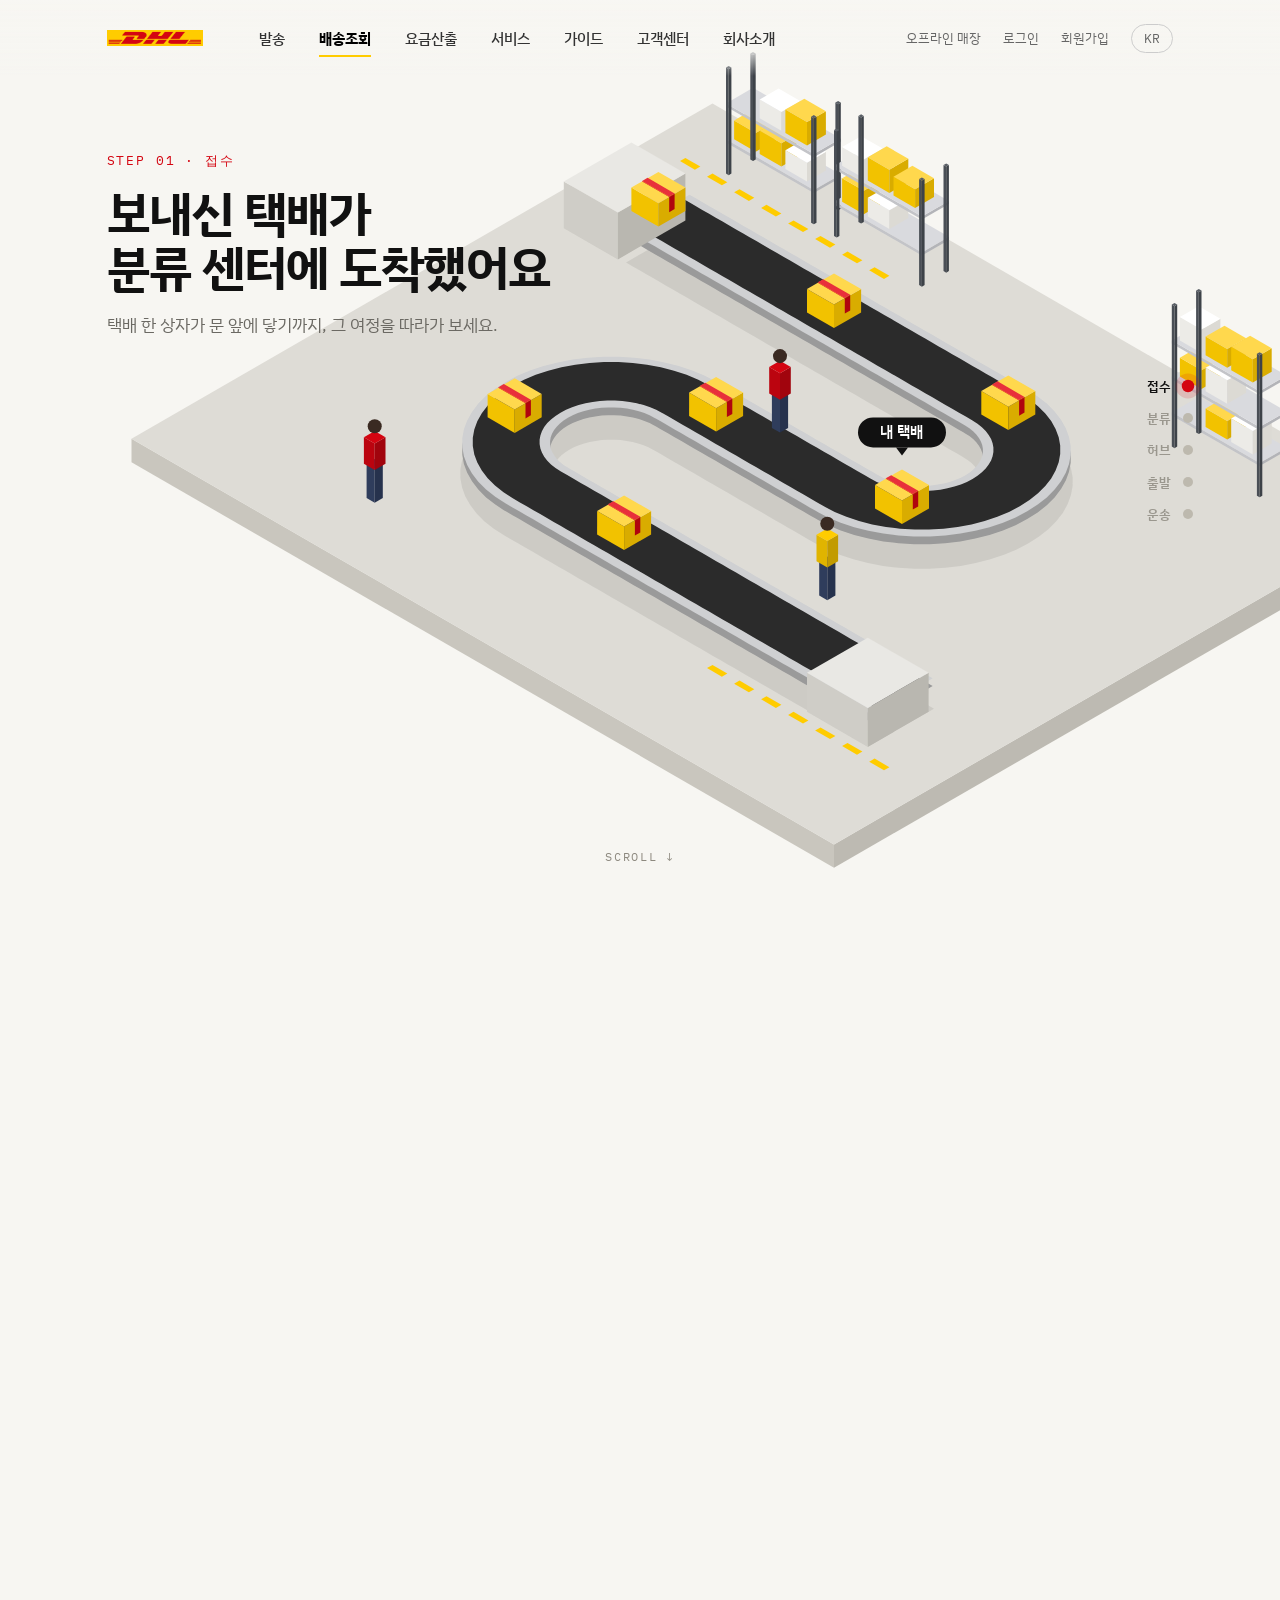
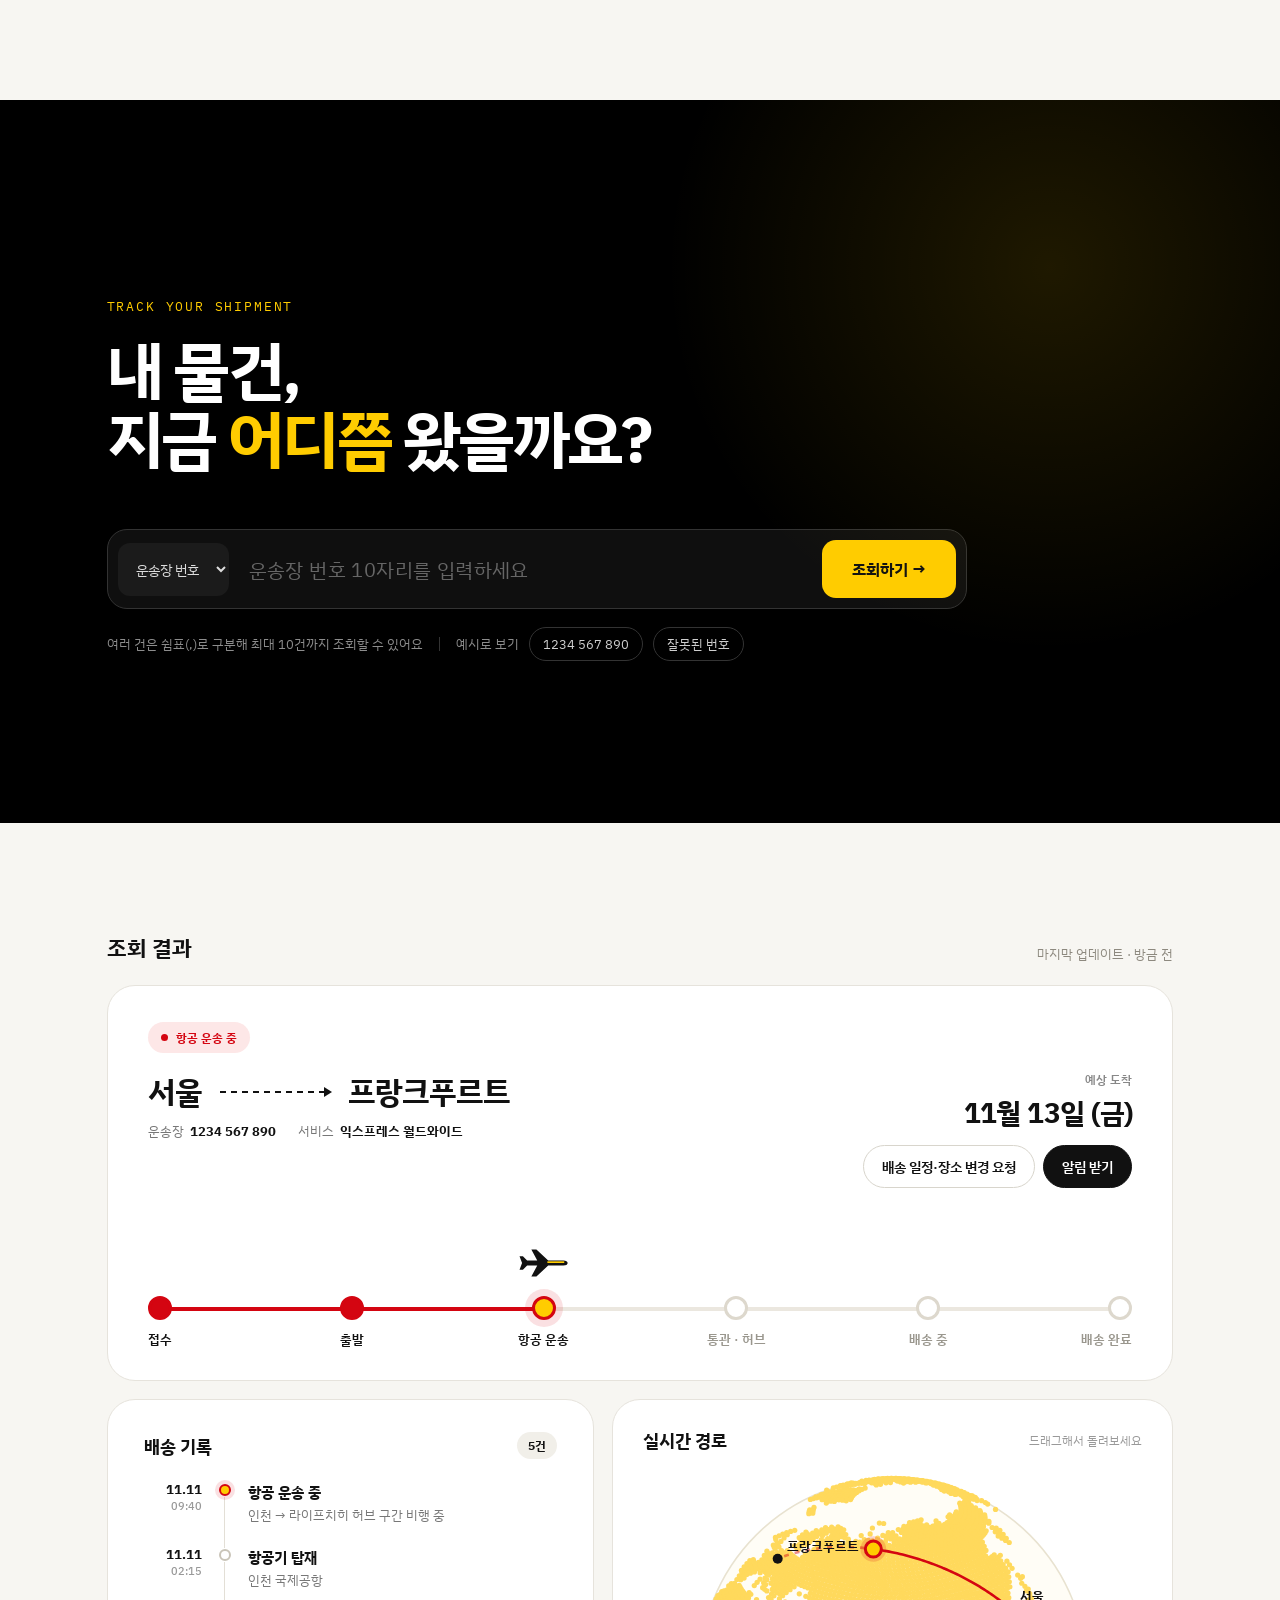
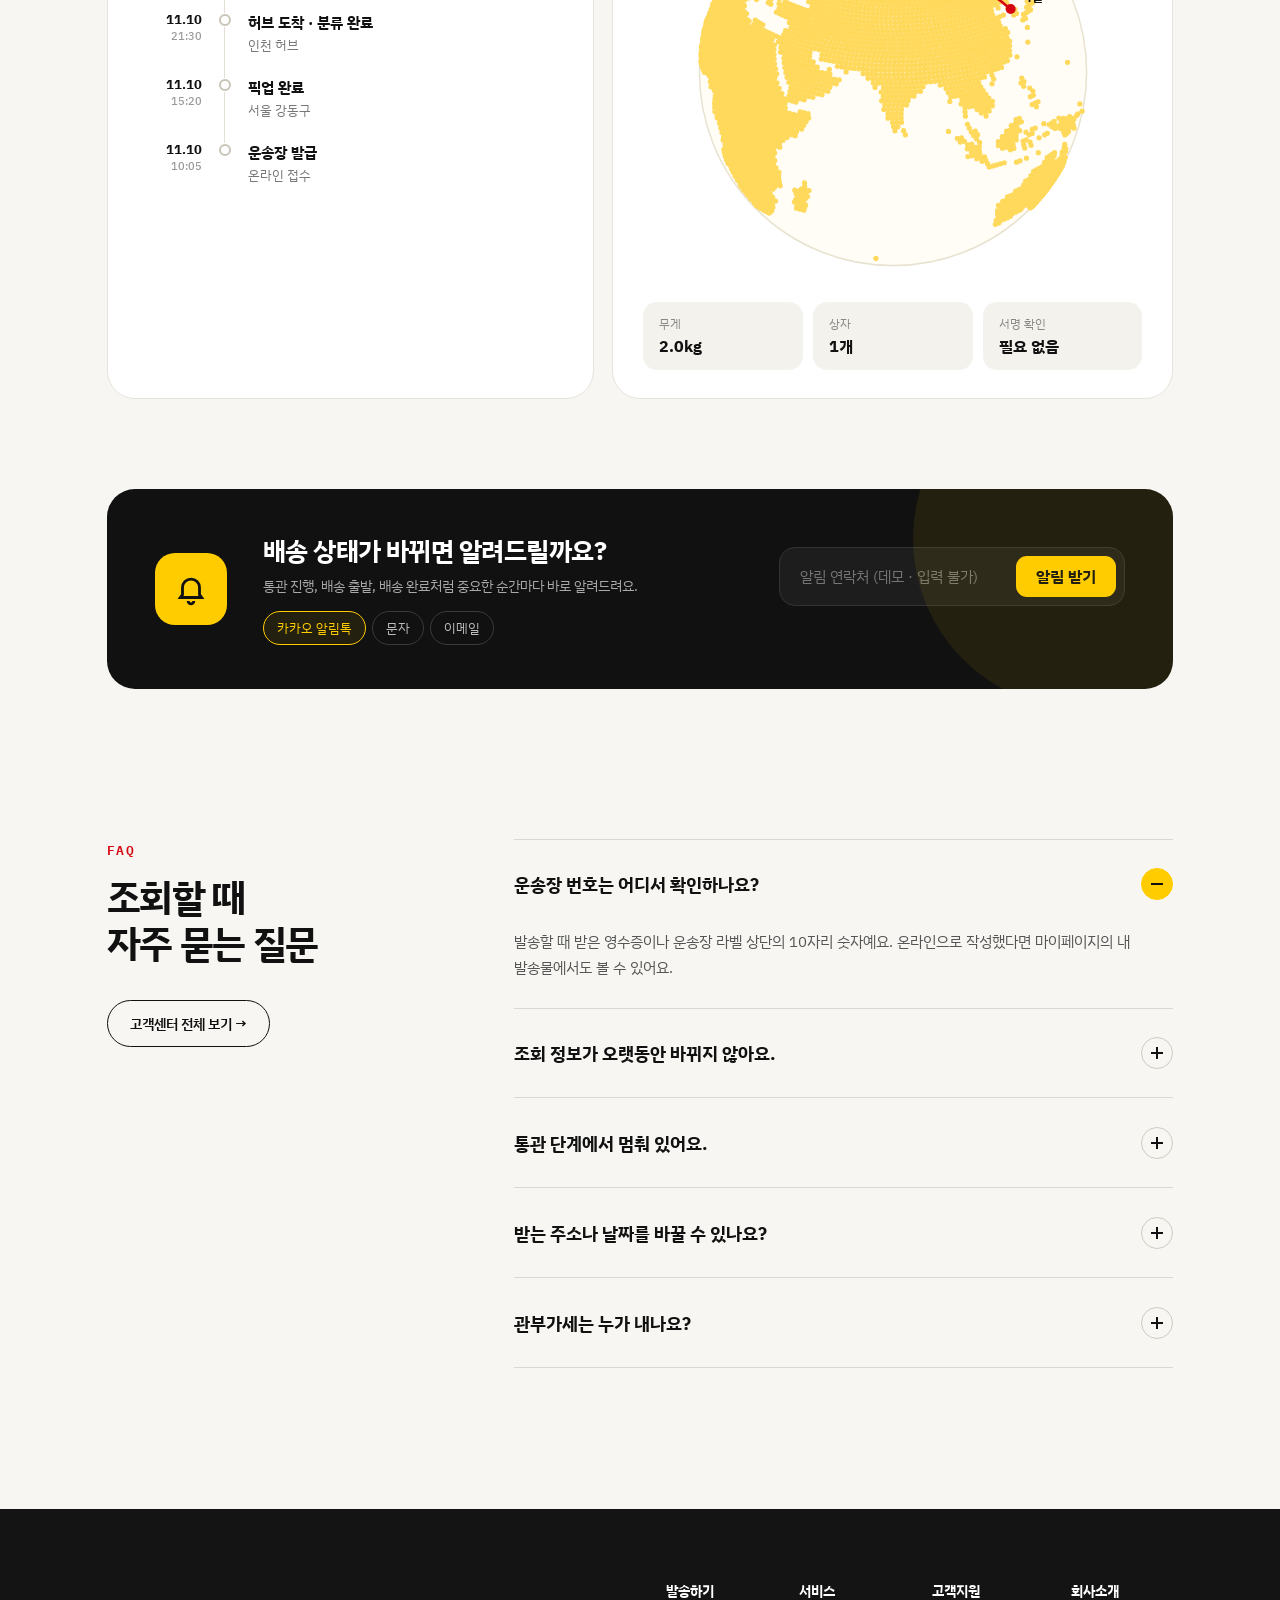
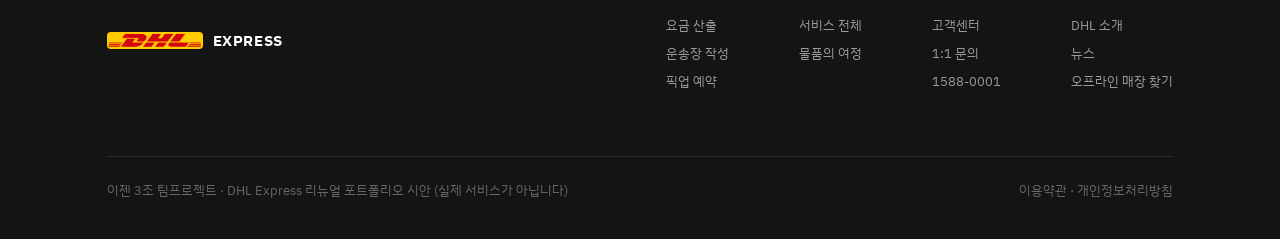
<file: tracking.html>
<!doctype html>
<html lang="ko">
<head>
<meta name="robots" content="noindex,nofollow,noarchive">
<meta charset="utf-8">
<meta name="viewport" content="width=device-width, initial-scale=1">
<title>이젠 3조 포트폴리오 시안 · 배송조회</title>
<link rel="preconnect" href="https://fonts.googleapis.com">
<link href="https://fonts.googleapis.com/css2?family=IBM+Plex+Mono:wght@500;600&family=IBM+Plex+Sans+KR:wght@400;500;600;700&display=swap" rel="stylesheet">
<style>
  :root{--black:#000;--base:#191919;--gray:#757575;--light:#F1F1F1;--cream:#F7F6F2;--white:#fff;--yellow:#FFCC00;--yellow-soft:#FFF0B2;--red:#D40511;--pad:8.33vw}
  *{box-sizing:border-box;margin:0;padding:0}
  html,body{overflow-x:clip}
  body{word-break:keep-all;background:var(--cream);color:#111;font-family:"IBM Plex Sans KR","Apple SD Gothic Neo","Malgun Gothic",sans-serif;-webkit-font-smoothing:antialiased}
  a{color:inherit;text-decoration:none}
  button{font:inherit;color:inherit;background:none;border:0;cursor:pointer}
  .mono{font-family:"IBM Plex Mono",Consolas,monospace}

  /* ── 헤더 (메인과 동일, 밝은 배경용) ── */
  header{position:fixed;inset:0 0 auto;z-index:40;height:76px;display:flex;align-items:center;gap:56px;padding:0 var(--pad);
    background:linear-gradient(rgba(247,246,242,.95),rgba(247,246,242,.7) 70%,transparent);transition:background .4s}
  header .logo{width:96px;display:block}
  nav ul{display:flex;gap:34px;list-style:none}
  nav a{font-size:15px;font-weight:500;color:#333;position:relative;padding:6px 0}
  nav a::after{content:"";position:absolute;left:0;right:0;bottom:-2px;height:2px;background:var(--yellow);transform:scaleX(0);transform-origin:left;transition:transform .25s}
  nav a:hover::after,nav a.on::after{transform:scaleX(1)} nav a.on{color:#000;font-weight:700}
  .util{margin-left:auto;display:flex;gap:22px;align-items:center;font-size:13px;color:#666}
  .util .lang{border:1px solid #ccc;border-radius:999px;padding:5px 12px}
  header.dark{background:linear-gradient(#000,rgba(0,0,0,.6) 70%,transparent)}
  header.dark nav a{color:#cfcfcf} header.dark nav a.on{color:#fff} header.dark .util{color:#9a9a9a} header.dark .util .lang{border-color:#333}

  /* ── ① 택배의 여정 (스크롤 씬) ── */
  .journey{position:relative;height:900vh}
  .j-pin{position:sticky;top:0;height:100vh;overflow:hidden;background:var(--cream);transition:background .5s}
  .j-pin svg{position:absolute;inset:0;width:100%;height:100%}
  .j-pin svg>g{transform-box:view-box;will-change:transform,opacity}
  .j-copy{position:absolute;left:var(--pad);top:15%;z-index:5;max-width:560px;transition:color .5s}
  .j-copy .k{font-family:"IBM Plex Mono",monospace;font-size:13px;letter-spacing:.14em;color:var(--red)}
  .j-copy h1{margin-top:14px;font-size:clamp(38px,3.8vw,68px);line-height:1.12;font-weight:700;letter-spacing:-.035em}
  .j-copy p{margin-top:16px;font-size:17px;line-height:1.6;color:#6b6963;transition:color .5s}
  .j-copy .swap{transition:opacity .35s,transform .35s}
  .j-copy .swap.out{opacity:0;transform:translateY(10px)}
  .j-steps{position:absolute;right:calc(var(--pad) - 20px);top:50%;transform:translateY(-50%);z-index:5;list-style:none;display:grid;gap:14px}
  .j-steps li{display:flex;align-items:center;justify-content:flex-end;gap:12px;font-size:13px;font-weight:600;color:#9a978e;transition:color .3s}
  .j-steps li i{width:10px;height:10px;border-radius:50%;background:#bdb9ae;transition:all .3s}
  .j-steps li.on{color:#111} .j-steps li.on i{background:var(--red);box-shadow:0 0 0 5px rgba(212,5,17,.15);transform:scale(1.25)}
  .j-pin.dusk .j-copy,.j-pin.dusk .j-steps li.on{color:#fff} .j-pin.dusk .j-copy p{color:#d9c7b5}
  .j-hint{position:absolute;left:50%;bottom:4%;transform:translateX(-50%);font-size:12px;letter-spacing:.14em;color:#8d897f;z-index:5;transition:opacity .3s}
  .lbl{font-family:"IBM Plex Sans KR",sans-serif;font-weight:700}
  .tag rect{fill:#111} .tag text{fill:#fff;font:600 15px "IBM Plex Sans KR",sans-serif}
  .hot circle{fill:#fff;stroke:#111;stroke-width:1.5} .hot path{stroke:#111;stroke-width:2}

  /* ── ② 운송장 입력 ── */
  .search{background:#000;color:#fff;padding:22vh var(--pad) 18vh;position:relative;overflow:hidden}
  .search::after{content:"";position:absolute;right:-12vw;top:-30%;width:60vw;aspect-ratio:1;border-radius:50%;background:radial-gradient(closest-side,rgba(255,204,0,.12),transparent);pointer-events:none}
  .search .eyebrow{font-family:"IBM Plex Mono",monospace;font-size:13px;letter-spacing:.14em;color:var(--yellow)}
  .search h2{margin-top:20px;font-size:clamp(46px,5vw,92px);line-height:1.08;font-weight:700;letter-spacing:-.04em}
  .search h2 em{font-style:normal;color:var(--yellow)}
  .s-form{margin-top:56px;max-width:860px;display:flex;align-items:center;gap:10px;background:rgba(255,255,255,.06);border:1px solid #333;border-radius:20px;padding:10px;transition:border-color .2s}
  .s-form:focus-within{border-color:var(--yellow)}
  .s-form select{background:#1b1b1b;color:#ddd;border:0;border-radius:12px;padding:16px 14px;font:inherit;font-size:14px;outline:none}
  .s-form input{flex:1;min-width:0;background:none;border:0;color:#fff;font:inherit;font-size:20px;padding:14px 10px;outline:none;letter-spacing:.02em}
  .s-form input::placeholder{color:#666}
  .s-form button{background:var(--yellow);color:#111;font-weight:700;border-radius:14px;padding:18px 30px;font-size:16px;white-space:nowrap}
  .s-form button:hover{background:#ffd633}
  .s-help{margin-top:18px;display:flex;gap:10px;align-items:center;flex-wrap:wrap;font-size:13px;color:#8d8d8d}
  .s-help button{border:1px solid #333;border-radius:999px;padding:7px 13px;color:#cfcfcf;font-size:13px}
  .s-help button:hover{border-color:var(--yellow);color:var(--yellow)}
  .s-help .sep{width:1px;height:14px;background:#333;margin:0 6px}

  /* ── ③ 조회 결과 ── */
  .result{padding:110px var(--pad) 90px;scroll-margin-top:60px}
  .r-head{display:flex;justify-content:space-between;align-items:end;margin-bottom:22px}
  .r-head h3{font-size:22px;font-weight:700}
  .r-head span{font-size:13px;color:#8d897f}
  .card{background:#fff;border:1px solid #e6e3dc;border-radius:28px}
  .r-top{padding:36px 40px 60px}
  .badge{display:inline-flex;align-items:center;gap:8px;font-size:12px;font-weight:700;border-radius:999px;padding:7px 13px;background:#FDE7E7;color:var(--red)}
  .badge::before{content:"";width:7px;height:7px;border-radius:50%;background:currentColor;animation:blink 1.4s infinite}
  @keyframes blink{50%{opacity:.25}}
  .badge.done{background:#E6F4EA;color:#1E7D3A} .badge.done::before{animation:none}
  .r-row{display:flex;justify-content:space-between;align-items:flex-start;margin-top:18px;gap:30px}
  .route{display:flex;align-items:center;gap:18px;font-size:clamp(28px,2.4vw,40px);font-weight:700;letter-spacing:-.03em}
  .route .line{width:110px;height:2px;background:repeating-linear-gradient(90deg,#111 0 6px,transparent 6px 11px);position:relative}
  .route .line::after{content:"";position:absolute;right:-2px;top:-4px;border-left:8px solid #111;border-top:5px solid transparent;border-bottom:5px solid transparent}
  .meta{margin-top:10px;display:flex;gap:22px;font-size:13px;color:#777} .meta b{color:#111;margin-left:6px}
  .eta{text-align:right} .eta small{display:block;font-size:12px;color:#888;font-weight:600} .eta b{display:block;margin-top:6px;font-size:28px;letter-spacing:-.02em}
  .r-actions{display:flex;gap:8px;justify-content:flex-end;margin-top:14px}
  .btn{display:inline-flex;align-items:center;gap:8px;border-radius:999px;padding:11px 18px;font-size:14px;font-weight:600;border:1px solid #d8d5cc;background:#fff;transition:all .2s}
  .btn:hover{border-color:#111}
  .btn.pri{background:#111;color:#fff;border-color:#111} .btn.pri:hover{background:var(--red);border-color:var(--red)}
  /* 진행 단계 */
  .prog{position:relative;margin-top:58px;padding-top:50px}
  .prog .bar{position:absolute;left:12px;right:12px;top:61px;height:4px;background:#ebe7df;border-radius:2px}
  .prog .bar i{position:absolute;left:0;top:0;bottom:0;background:var(--red);border-radius:2px;transition:width .8s cubic-bezier(.2,.8,.2,1)}
  .prog ol{position:relative;list-style:none;display:flex;justify-content:space-between}
  .prog li{width:24px;display:flex;flex-direction:column;align-items:center;position:relative}
  .prog li .dot{width:24px;height:24px;border-radius:50%;background:#fff;border:3px solid #ddd8cd;transition:all .4s}
  .prog li.done .dot{background:var(--red);border-color:var(--red)}
  .prog li.now .dot{background:var(--yellow);border-color:var(--red);box-shadow:0 0 0 7px rgba(212,5,17,.12)}
  .prog li span{position:absolute;top:34px;white-space:nowrap;font-size:13px;font-weight:600;color:#9a978e}
  .prog li.done span,.prog li.now span{color:#111}
  .prog li:first-child span{left:0} .prog li:last-child span{right:0}
  .prog .veh{position:absolute;top:0;width:54px;height:34px;transform:translateX(-50%);transition:left .8s cubic-bezier(.2,.8,.2,1)}
  .prog .veh svg{width:100%;height:100%}
  .r-bottom{display:grid;grid-template-columns:1fr 1.15fr;gap:18px;margin-top:18px}
  .hist{padding:32px 36px}
  .hist-h{display:flex;justify-content:space-between;align-items:center;margin-bottom:22px}
  .hist-h b{font-size:18px} .hist-h span{font-size:12px;font-weight:700;background:#f1efe9;border-radius:999px;padding:5px 11px}
  .hist ol{list-style:none}
  .hist li{display:grid;grid-template-columns:58px 18px 1fr;gap:14px;padding-bottom:22px;position:relative}
  .hist li::before{content:"";position:absolute;left:80px;top:16px;bottom:-2px;width:1.5px;background:#e3dfd6}
  .hist li:last-child::before{display:none}
  .hist time{font-size:13px;font-weight:700;text-align:right;line-height:1.35} .hist time small{display:block;font-weight:500;color:#999}
  .hist li i{width:12px;height:12px;border-radius:50%;border:2px solid #c9c4b8;background:#fff;margin:3px 0 0 3px;position:relative;z-index:1}
  .hist li:first-child i{border-color:var(--red);background:var(--yellow);box-shadow:0 0 0 4px rgba(212,5,17,.12)}
  .hist li b{font-size:15px} .hist li p{font-size:13px;color:#777;margin-top:3px}
  .vis{padding:28px 30px;display:flex;flex-direction:column}
  .vis-h{display:flex;justify-content:space-between;align-items:center}
  .vis-h b{font-size:18px} .vis-h span{font-size:12px;color:#999}
  .stage{flex:1;min-height:380px;position:relative;display:grid;place-items:center}
  .stage canvas{width:100%;max-width:440px;aspect-ratio:1;cursor:grab} .stage canvas:active{cursor:grabbing}
  .stage svg{width:100%;height:100%;max-height:420px}
  .chips{display:grid;grid-template-columns:repeat(3,1fr);gap:10px;margin-top:10px}
  .chips div{background:#f4f2ec;border-radius:14px;padding:13px 16px;font-size:12px;color:#888}
  .chips b{display:block;margin-top:3px;font-size:16px;color:#111}
  .note-live{position:absolute;left:0;right:0;bottom:6px;text-align:center;font-size:13px;color:#555}
  .note-live b{color:var(--red)}
  /* 조회 실패 */
  .fail{padding:70px 40px;text-align:center;display:none}
  .fail .ic{width:84px;height:84px;margin:0 auto;border-radius:50%;background:#FDE7E7;display:grid;place-items:center}
  .fail h4{margin-top:24px;font-size:30px;letter-spacing:-.02em}
  .fail p{margin-top:12px;color:#777;font-size:15px;line-height:1.6}
  .fail ul{list-style:none;display:inline-grid;gap:10px;margin-top:28px;text-align:left}
  .fail li{background:#f6f4ef;border-radius:12px;padding:13px 18px;font-size:14px}
  .fail li b{color:var(--red);margin-right:8px}
  .fail .acts{margin-top:30px;display:flex;gap:10px;justify-content:center}
  .result.is-fail .r-top,.result.is-fail .r-bottom{display:none}
  .result.is-fail .fail{display:block}

  /* 시안 비교 패널 */
  .dev{position:fixed;z-index:30;left:20px;bottom:20px;background:rgba(25,25,25,.92);backdrop-filter:blur(8px);border:1px solid #333;border-radius:12px;padding:12px 14px;font-size:12px;color:#aaa;display:grid;gap:8px;transition:opacity .3s,transform .3s}
  .dev.hide{opacity:0;pointer-events:none;transform:translateY(10px)}
  .dev b{color:#fff;font-weight:600}
  .dev .row{display:flex;gap:6px;flex-wrap:wrap;max-width:360px}
  .dev button{border:1px solid #3a3a3a;border-radius:6px;padding:5px 10px;color:#bbb}
  .dev button.on{border-color:var(--yellow);color:var(--yellow)}

  /* ── ④ 알림 배너 ── */
  .notify{margin:0 var(--pad) 110px;border-radius:28px;background:#111;color:#fff;padding:44px 48px;display:grid;grid-template-columns:auto 1fr auto;gap:36px;align-items:center;position:relative;overflow:hidden}
  .notify::before{content:"";position:absolute;right:-80px;top:-120px;width:340px;height:340px;border-radius:50%;background:var(--yellow);opacity:.08}
  .notify .bell{width:72px;height:72px;border-radius:20px;background:var(--yellow);display:grid;place-items:center}
  .notify .bell svg{animation:ring 2.4s ease-in-out infinite;transform-origin:50% 10%}
  @keyframes ring{0%,60%,100%{transform:rotate(0)}65%{transform:rotate(14deg)}72%{transform:rotate(-12deg)}79%{transform:rotate(8deg)}86%{transform:rotate(-4deg)}}
  .notify h3{font-size:26px;letter-spacing:-.02em}
  .notify p{margin-top:8px;font-size:14px;color:#a9a9a9}
  .notify .ch{display:flex;gap:6px;margin-top:16px}
  .notify .ch label{cursor:pointer}
  .notify .ch input{display:none}
  .notify .ch span{display:inline-block;border:1px solid #3a3a3a;border-radius:999px;padding:7px 13px;font-size:13px;color:#bbb}
  .notify .ch input:checked+span{border-color:var(--yellow);color:var(--yellow);background:rgba(255,204,0,.08)}
  .n-form{display:flex;gap:8px;background:#1d1d1d;border:1px solid #333;border-radius:16px;padding:8px}
  .n-form input{background:none;border:0;color:#fff;font:inherit;font-size:15px;padding:10px 12px;width:220px;outline:none}
  .n-form button{background:var(--yellow);color:#111;font-weight:700;border-radius:11px;padding:0 20px}
  .n-done{font-size:13px;color:var(--yellow-soft);margin-top:10px;min-height:18px;text-align:right}

  /* ── ⑤ FAQ ── */
  .faq{display:grid;grid-template-columns:1fr 1.9fr;gap:60px;padding:40px var(--pad) 140px}
  .faq .k{font-family:"IBM Plex Mono",monospace;font-size:13px;letter-spacing:.14em;color:var(--red);font-weight:600}
  .faq h3{margin-top:14px;font-size:clamp(34px,3vw,52px);line-height:1.18;letter-spacing:-.035em}
  .faq .all{display:inline-block;margin-top:34px;border:1.5px solid #111;border-radius:999px;padding:13px 22px;font-weight:600;font-size:14px}
  .faq .all:hover{background:#111;color:#fff}
  .faq dl{border-top:1px solid #dcd8cf}
  .faq dt{display:flex;justify-content:space-between;align-items:center;gap:20px;padding:28px 0;font-size:18px;font-weight:700;cursor:pointer;border-bottom:1px solid #dcd8cf}
  .faq dt i{flex:none;width:32px;height:32px;border-radius:50%;border:1px solid #cfcac0;position:relative;transition:all .25s}
  .faq dt i::before,.faq dt i::after{content:"";position:absolute;left:50%;top:50%;width:12px;height:2px;background:#111;transform:translate(-50%,-50%);transition:transform .25s}
  .faq dt i::after{transform:translate(-50%,-50%) rotate(90deg)}
  .faq dt.open i{background:var(--yellow);border-color:var(--yellow)} .faq dt.open i::after{transform:translate(-50%,-50%) rotate(0)}
  .faq dd{display:grid;grid-template-rows:0fr;transition:grid-template-rows .35s ease;border-bottom:1px solid transparent}
  .faq dd>div{overflow:hidden;font-size:15px;line-height:1.7;color:#555}
  .faq dt.open+dd{grid-template-rows:1fr;border-bottom-color:#dcd8cf}
  .faq dt.open+dd>div{padding:0 0 28px}
  .faq dt.open{border-bottom-color:transparent}

  /* ── 풋터 ── */
  footer{background:#141414;color:#8a8a8a;padding:72px var(--pad) 40px;font-size:13px}
  .f-top{display:flex;justify-content:space-between;gap:60px}
  .f-brand{display:flex;align-items:center;gap:10px} .f-brand img{width:96px;border-radius:4px} .f-brand b{color:#fff;font-size:15px;letter-spacing:.04em}
  .f-cols{display:grid;grid-template-columns:repeat(4,auto);gap:70px}
  .f-cols b{display:block;color:#fff;font-size:14px;margin-bottom:16px}
  .f-cols a{display:block;margin-bottom:10px;color:#9a9a9a} .f-cols a:hover{color:#fff}
  .f-bot{margin-top:56px;padding-top:24px;border-top:1px solid #2a2a2a;display:flex;justify-content:space-between;color:#666}

  /* 일정/장소 변경 모달 */
  .modal{position:fixed;inset:0;z-index:60;background:rgba(0,0,0,.45);display:none;align-items:center;justify-content:center;backdrop-filter:blur(3px)}
  .modal.on{display:flex}
  .sheet{width:min(560px,92vw);background:#fff;border-radius:26px;padding:34px;animation:up .35s cubic-bezier(.2,.8,.2,1)}
  @keyframes up{from{opacity:0;transform:translateY(30px)}}
  .sheet h4{font-size:22px} .sheet>p{font-size:14px;color:#777;margin-top:6px}
  .seg{display:grid;grid-template-columns:1fr 1fr;gap:6px;background:#f2f0ea;border-radius:12px;padding:5px;margin-top:22px}
  .seg button{padding:11px;border-radius:9px;font-weight:600;font-size:14px;color:#777} .seg button.on{background:#fff;color:#111;box-shadow:0 2px 8px rgba(0,0,0,.06)}
  .opts{display:grid;gap:8px;margin-top:16px}
  .opts label{display:flex;align-items:center;gap:12px;border:1px solid #e6e3dc;border-radius:14px;padding:14px 16px;cursor:pointer;font-size:15px}
  .opts label small{display:block;color:#888;font-size:12px;margin-top:2px}
  .opts input{accent-color:var(--red);width:18px;height:18px}
  .days{display:grid;grid-template-columns:repeat(5,1fr);gap:6px;margin-top:16px}
  .days button{border:1px solid #e6e3dc;border-radius:12px;padding:12px 0;font-size:13px;line-height:1.4} .days button b{display:block;font-size:17px}
  .days button.on{border-color:var(--red);background:#FFF5F5;color:var(--red)}
  .days button:disabled{opacity:.35;cursor:not-allowed}
  .sheet .foot{display:flex;gap:8px;justify-content:flex-end;margin-top:24px}
</style>
</head>
<body>

<header>
  <a href="index.html"><img class="logo" src="[data-uri]" alt="DHL"></a>
  <nav><ul>
    <li><a href="#">발송</a></li><li><a href="tracking.html" class="on">배송조회</a></li><li><a href="#">요금산출</a></li><li><a href="#">서비스</a></li>
    <li><a href="guide.html">가이드</a></li><li><a href="#">고객센터</a></li><li><a href="#">회사소개</a></li>
  </ul></nav>
  <div class="util"><a href="#">오프라인 매장</a><a href="#">로그인</a><a href="#">회원가입</a><span class="lang mono">KR</span></div>
</header>

<!-- ① 택배의 여정 -->
<section class="journey" id="journey" aria-label="택배의 여정">
  <div class="j-pin" id="jPin">
    <svg id="jSvg" viewBox="0 0 1600 900" preserveAspectRatio="xMidYMid slice">
      <defs>
        <linearGradient id="duskSky" x1="0" y1="0" x2="0" y2="1"><stop offset="0" stop-color="#1d1410"/><stop offset=".55" stop-color="#4a2f20"/><stop offset="1" stop-color="#7a4a2c"/></linearGradient>
        <radialGradient id="beam" cx="0" cy=".5" r="1"><stop offset="0" stop-color="#fff3c4" stop-opacity=".75"/><stop offset="1" stop-color="#fff3c4" stop-opacity="0"/></radialGradient>
        <filter id="blur6"><feGaussianBlur stdDeviation="6"/></filter>
      </defs>
      <g id="sA"></g><g id="sB"></g><g id="sC"></g><g id="sD"></g><g id="sE"></g>
    </svg>
    <div class="j-copy"><p class="k mono swap" id="jK">STEP 01 · 접수</p><h1 class="swap" id="jT">보내신 택배가<br>분류 센터에 도착했어요</h1><p class="swap" id="jP">택배 한 상자가 문 앞에 닿기까지, 그 여정을 따라가 보세요.</p></div>
    <ol class="j-steps" id="jSteps"><li><span>접수</span><i></i></li><li><span>분류</span><i></i></li><li><span>허브</span><i></i></li><li><span>출발</span><i></i></li><li><span>운송</span><i></i></li></ol>
    <p class="j-hint mono" id="jHint">SCROLL ↓</p>
  </div>
</section>

<!-- ② 운송장 입력 -->
<section class="search" id="search" aria-label="배송 조회">
  <p class="eyebrow">TRACK YOUR SHIPMENT</p>
  <h2>내 물건,<br>지금 <em>어디쯤</em> 왔을까요?</h2>
  <form onsubmit="return false" class="s-form" id="sForm">
    <select aria-label="조회 기준"><option>운송장 번호</option><option>참조 번호</option></select>
    <input id="sInput" inputmode="numeric" placeholder="운송장 번호 10자리를 입력하세요" aria-label="운송장 번호" readonly>
    <button>조회하기 →</button>
  </form>
  <div class="s-help">
    <span>여러 건은 쉼표(,)로 구분해 최대 10건까지 조회할 수 있어요</span><span class="sep"></span>
    <span>예시로 보기</span>
    <button type="button" data-ex="1234567890">1234 567 890</button>
    <button type="button" data-ex="0000">잘못된 번호</button>
  </div>
</section>

<!-- ③ 조회 결과 -->
<section class="result" id="result" aria-label="조회 결과">
  <div class="r-head"><h3>조회 결과</h3><span id="rUpd">마지막 업데이트 · 방금 전</span></div>
  <div class="card r-top">
    <span class="badge" id="rBadge">항공 운송 중</span>
    <div class="r-row">
      <div>
        <div class="route"><span id="rFrom">서울</span><span class="line"></span><span id="rTo">프랑크푸르트</span></div>
        <div class="meta"><span>운송장<b id="rNo">1234 567 890</b></span><span>서비스<b>익스프레스 월드와이드</b></span></div>
      </div>
      <div class="eta"><small id="rEtaL">예상 도착</small><b id="rEta">11월 13일 (금)</b>
        <div class="r-actions"><button class="btn" id="openChange">배송 일정·장소 변경 요청</button><button class="btn pri" onclick="document.getElementById('notify').scrollIntoView({behavior:'smooth',block:'center'})">알림 받기</button></div>
      </div>
    </div>
    <div class="prog" id="prog">
      <div class="veh" id="veh"></div>
      <div class="bar"><i id="bar"></i></div>
      <ol id="steps"></ol>
    </div>
  </div>
  <div class="r-bottom">
    <div class="card hist"><div class="hist-h"><b>배송 기록</b><span id="hCount">5건</span></div><ol id="hist"></ol></div>
    <div class="card vis">
      <div class="vis-h"><b id="vTitle">실시간 경로</b><span id="vSub">드래그해서 돌려보세요</span></div>
      <div class="stage" id="stage"></div>
      <div class="chips"><div>무게<b>2.0kg</b></div><div>상자<b>1개</b></div><div>서명 확인<b id="cSign">필요 없음</b></div></div>
    </div>
  </div>
  <div class="card fail">
    <div class="ic"><svg width="38" height="38" viewBox="0 0 24 24" fill="none" stroke="#D40511" stroke-width="2"><circle cx="11" cy="11" r="7"/><path d="M20 20l-4-4M8.5 8.5l5 5M13.5 8.5l-5 5"/></svg></div>
    <h4>운송장 번호를 찾을 수 없어요</h4>
    <p>입력하신 <b id="fNo">0000</b> 번호로 등록된 배송 정보가 없어요.<br>아래 내용을 한 번 확인해 주세요.</p>
    <ul>
      <li><b>01</b>DHL 익스프레스 운송장은 숫자 10자리예요</li>
      <li><b>02</b>발송 직후라면 정보 등록까지 최대 몇 시간 걸릴 수 있어요</li>
      <li><b>03</b>다른 택배사 번호는 아닌지 확인해 주세요</li>
    </ul>
    <div class="acts"><button class="btn" onclick="document.getElementById('search').scrollIntoView({behavior:'smooth'});setTimeout(()=>document.getElementById('sInput').focus(),600)">다시 입력하기</button><a class="btn pri" href="#">고객센터 문의</a></div>
  </div>
</section>

<div class="dev hide" id="dev" aria-label="시안 비교">
  <b>조회 결과 시안 비교</b>
  <div class="row" id="devRow">
    <button data-s="air" class="on">항공 운송 중</button><button data-s="truck">트럭 배송 중</button><button data-s="hub">허브 도착</button><button data-s="done">배송 완료</button><button data-s="fail">조회 실패</button>
  </div>
</div>

<!-- ④ 알림 배너 -->
<section class="notify" id="notify" aria-label="배송 알림 신청">
  <div class="bell"><svg width="34" height="34" viewBox="0 0 24 24" fill="none" stroke="#111" stroke-width="2"><path d="M6 16V11a6 6 0 0 1 12 0v5l1.5 2h-15z"/><path d="M10 20.5a2 2 0 0 0 4 0"/></svg></div>
  <div>
    <h3>배송 상태가 바뀌면 알려드릴까요?</h3>
    <p>통관 진행, 배송 출발, 배송 완료처럼 중요한 순간마다 바로 알려드려요.</p>
    <div class="ch"><label><input type="checkbox" checked><span>카카오 알림톡</span></label><label><input type="checkbox"><span>문자</span></label><label><input type="checkbox"><span>이메일</span></label></div>
  </div>
  <div>
    <form onsubmit="return false" class="n-form" id="nForm"><input placeholder="알림 연락처 (데모 · 입력 불가)" inputmode="numeric" aria-label="휴대폰 번호" readonly><button>알림 받기</button></form>
    <p class="n-done" id="nDone"></p>
  </div>
</section>

<!-- ⑤ FAQ -->
<section class="faq" aria-label="자주 묻는 질문">
  <div><p class="k">FAQ</p><h3>조회할 때<br>자주 묻는 질문</h3><a class="all" href="#">고객센터 전체 보기 →</a></div>
  <dl id="faq">
    <dt class="open">운송장 번호는 어디서 확인하나요?<i></i></dt><dd><div>발송할 때 받은 영수증이나 운송장 라벨 상단의 10자리 숫자예요. 온라인으로 작성했다면 마이페이지의 내 발송물에서도 볼 수 있어요.</div></dd>
    <dt>조회 정보가 오랫동안 바뀌지 않아요.<i></i></dt><dd><div>항공 구간이나 통관 대기 중에는 다음 스캔까지 시간이 걸릴 수 있어요. 24시간 이상 변화가 없다면 1:1 문의로 알려주세요. 담당자가 직접 위치를 확인해 드려요.</div></dd>
    <dt>통관 단계에서 멈춰 있어요.<i></i></dt><dd><div>세관에서 추가 서류나 관부가세 납부를 요청했을 수 있어요. 조회 화면에 ‘조치 필요’ 표시가 있다면 안내에 따라 서류를 올리거나 세금을 납부하면 바로 다음 단계로 넘어가요.</div></dd>
    <dt>받는 주소나 날짜를 바꿀 수 있나요?<i></i></dt><dd><div>배송 출발 전이라면 조회 결과의 ‘배송 일정·장소 변경 요청’ 버튼으로 날짜를 바꾸거나 경비실·오프라인 매장 보관으로 변경할 수 있어요.</div></dd>
    <dt>관부가세는 누가 내나요?<i></i></dt><dd><div>기본적으로 받는 사람이 내요. 보내는 사람이 대신 내는 조건(DDP)으로 발송했다면 따로 낼 필요가 없어요. 자세한 내용은 관세 자가 진단에서 확인해 보세요.</div></dd>
  </dl>
</section>

<footer>
  <div class="f-top">
    <div class="f-brand"><img src="[data-uri]" alt="DHL"><b>EXPRESS</b></div>
    <div class="f-cols">
      <div><b>발송하기</b><a href="#">요금 산출</a><a href="#">운송장 작성</a><a href="#">픽업 예약</a></div>
      <div><b>서비스</b><a href="#">서비스 전체</a><a href="#">물품의 여정</a></div>
      <div><b>고객지원</b><a href="#">고객센터</a><a href="#">1:1 문의</a><a href="#">1588-0001</a></div>
      <div><b>회사소개</b><a href="#">DHL 소개</a><a href="#">뉴스</a><a href="#">오프라인 매장 찾기</a></div>
    </div>
  </div>
  <div class="f-bot"><span>이젠 3조 팀프로젝트 · DHL Express 리뉴얼 포트폴리오 시안 (실제 서비스가 아닙니다)</span><span>이용약관 · 개인정보처리방침</span></div>
</footer>

<!-- 일정·장소 변경 모달 -->
<div class="modal" id="modal" aria-hidden="true">
  <div class="sheet" role="dialog" aria-label="배송 일정·장소 변경 요청">
    <h4>배송 일정·장소 변경 요청</h4>
    <p>배송 출발 전까지 변경할 수 있어요. 요청 후 확정되면 알림으로 알려드려요.</p>
    <div class="seg" id="seg"><button class="on" data-t="day">날짜 변경</button><button data-t="place">장소 변경</button></div>
    <div id="tDay"><div class="days" id="days"></div></div>
    <div id="tPlace" hidden><div class="opts">
      <label><input type="radio" name="pl" checked><div>경비실에 맡겨주세요<small>공동현관 경비실 보관</small></div></label>
      <label><input type="radio" name="pl"><div>오프라인 매장에서 찾을게요<small>가까운 DHL 서비스 접수처에서 7일간 보관</small></div></label>
      <label><input type="radio" name="pl"><div>다른 주소로 받을게요<small>같은 도시 안에서 변경 가능</small></div></label>
    </div></div>
    <div class="foot"><button class="btn" id="mClose">취소</button><button class="btn pri" id="mOk">요청하기</button></div>
  </div>
</div>

<script>
const P=[-54.1,-71.4,-54.1,-69.1,-52.8,-74.6,-51.5,-73.5,-51.5,-71.4,-51.5,-69.3,-51.5,-58.9,-50.2,-74.4,-50.2,-72.4,-50.2,-70.3,-48.9,-75.2,-48.9,-73.2,-48.9,-71.2,-48.9,-69.3,-48.9,69.2,-47.6,-74.0,-47.6,-72.0,-47.6,-70.1,-47.6,-68.2,-47.6,-66.3,-46.3,-74.6,-46.3,-72.7,-46.3,-70.9,-46.3,-69.0,-46.3,168.1,-45.0,-73.4,-45.0,-71.5,-45.0,-69.7,-45.0,-67.9,-45.0,-66.0,-45.0,167.5,-45.0,169.3,-43.7,-72.1,-43.7,-70.3,-43.7,-68.5,-43.7,-66.7,-43.7,170.6,-43.7,172.4,-42.4,-72.6,-42.4,-70.9,-42.4,-69.1,-42.4,-67.3,-42.4,-65.6,-42.4,-63.8,-42.4,145.7,-42.4,147.4,-42.4,172.1,-41.1,-73.0,-41.1,-71.3,-41.1,-69.6,-41.1,-67.9,-41.1,-66.1,-41.1,147.8,-41.1,175.4,-39.8,-73.4,-39.8,-71.7,-39.8,-70.0,-39.8,-68.3,-39.8,-66.6,-39.8,-64.9,-39.8,-63.2,-39.8,175.3,-38.5,-72.0,-38.5,-70.4,-38.5,-68.7,-38.5,-67.0,-38.5,-65.4,-38.5,-63.7,-38.5,-62.1,-38.5,-60.4,-38.5,-58.7,-38.5,143.9,-38.5,145.6,-38.5,175.5,-38.5,177.1,-37.2,-72.3,-37.2,-70.7,-37.2,-69.0,-37.2,-67.4,-37.2,-65.8,-37.2,-64.1,-37.2,-62.5,-37.2,-60.9,-37.2,-59.2,-37.2,-57.6,-37.2,139.9,-37.2,141.5,-37.2,143.2,-37.2,144.8,-37.2,146.4,-37.2,148.0,-37.2,149.7,-37.2,175.8,-35.9,-72.5,-35.9,-70.9,-35.9,-69.3,-35.9,-67.7,-35.9,-66.1,-35.9,-64.5,-35.9,-62.8,-35.9,-61.2,-35.9,-59.6,-35.9,-58.0,-35.9,141.0,-35.9,142.6,-35.9,144.2,-35.9,145.8,-35.9,147.4,-35.9,149.0,-34.6,-71.0,-34.6,-69.4,-34.6,-67.9,-34.6,-66.3,-34.6,-64.7,-34.6,-63.1,-34.6,-61.6,-34.6,-60.0,-34.6,-58.4,-34.6,-56.8,-34.6,-55.2,-34.6,116.9,-34.6,118.5,-34.6,135.9,-34.6,139.0,-34.6,140.6,-34.6,142.2,-34.6,143.8,-34.6,145.3,-34.6,146.9,-34.6,148.5,-34.6,150.1,-33.3,-71.1,-33.3,-69.6,-33.3,-68.0,-33.3,-66.5,-33.3,-64.9,-33.3,-63.3,-33.3,-61.8,-33.3,-60.2,-33.3,-58.7,-33.3,-57.1,-33.3,-55.6,-33.3,-54.0,-33.3,19.1,-33.3,20.6,-33.3,22.2,-33.3,23.8,-33.3,25.3,-33.3,26.9,-33.3,117.1,-33.3,118.6,-33.3,120.2,-33.3,121.7,-33.3,123.3,-33.3,135.7,-33.3,137.3,-33.3,138.9,-33.3,140.4,-33.3,142.0,-33.3,143.5,-33.3,145.1,-33.3,146.6,-33.3,148.2,-33.3,149.7,-33.3,151.3,-32.0,-71.2,-32.0,-69.6,-32.0,-68.1,-32.0,-66.6,-32.0,-65.0,-32.0,-63.5,-32.0,-62.0,-32.0,-60.4,-32.0,-58.9,-32.0,-57.4,-32.0,-55.8,-32.0,-54.3,-32.0,-52.8,-32.0,19.3,-32.0,20.8,-32.0,22.3,-32.0,23.9,-32.0,25.4,-32.0,26.9,-32.0,28.5,-32.0,115.9,-32.0,117.4,-32.0,118.9,-32.0,120.5,-32.0,122.0,-32.0,123.5,-32.0,125.1,-32.0,126.6,-32.0,128.1,-32.0,134.3,-32.0,135.8,-32.0,137.3,-32.0,138.8,-32.0,140.4,-32.0,141.9,-32.0,143.4,-32.0,145.0,-32.0,146.5,-32.0,148.0,-32.0,149.6,-32.0,151.1,-30.7,-71.1,-30.7,-69.6,-30.7,-68.1,-30.7,-66.6,-30.7,-65.1,-30.7,-63.6,-30.7,-62.1,-30.7,-60.6,-30.7,-59.0,-30.7,-57.5,-30.7,-56.0,-30.7,-54.5,-30.7,-53.0,-30.7,-51.5,-30.7,18.1,-30.7,19.6,-30.7,21.1,-30.7,22.6,-30.7,24.1,-30.7,25.6,-30.7,27.1,-30.7,28.6,-30.7,30.2,-30.7,116.3,-30.7,117.8,-30.7,119.4,-30.7,120.9,-30.7,122.4,-30.7,123.9,-30.7,125.4,-30.7,126.9,-30.7,128.4,-30.7,129.9,-30.7,131.4,-30.7,133.0,-30.7,134.5,-30.7,136.0,-30.7,137.5,-30.7,139.0,-30.7,140.5,-30.7,142.0,-30.7,143.5,-30.7,145.1,-30.7,146.6,-30.7,148.1,-30.7,149.6,-30.7,151.1,-30.7,152.6,-29.4,-71.1,-29.4,-69.6,-29.4,-68.1,-29.4,-66.6,-29.4,-65.1,-29.4,-63.6,-29.4,-62.1,-29.4,-60.6,-29.4,-59.1,-29.4,-57.6,-29.4,-56.1,-29.4,-54.7,-29.4,-53.2,-29.4,-51.7,-29.4,-50.2,-29.4,17.0,-29.4,18.5,-29.4,20.0,-29.4,21.4,-29.4,22.9,-29.4,24.4,-29.4,25.9,-29.4,27.4,-29.4,28.9,-29.4,30.4,-29.4,115.4,-29.4,116.9,-29.4,118.4,-29.4,119.9,-29.4,121.4,-29.4,122.9,-29.4,124.4,-29.4,125.9,-29.4,127.4,-29.4,128.9,-29.4,130.4,-29.4,131.9,-29.4,133.4,-29.4,134.8,-29.4,136.3,-29.4,137.8,-29.4,139.3,-29.4,140.8,-29.4,142.3,-29.4,143.8,-29.4,145.3,-29.4,146.8,-29.4,148.3,-29.4,149.8,-29.4,151.3,-29.4,152.8,-28.1,-70.9,-28.1,-69.5,-28.1,-68.0,-28.1,-66.5,-28.1,-65.1,-28.1,-63.6,-28.1,-62.1,-28.1,-60.6,-28.1,-59.2,-28.1,-57.7,-28.1,-56.2,-28.1,-54.7,-28.1,-53.3,-28.1,-51.8,-28.1,-50.3,-28.1,-48.8,-28.1,16.0,-28.1,17.5,-28.1,19.0,-28.1,20.4,-28.1,21.9,-28.1,23.4,-28.1,24.8,-28.1,26.3,-28.1,27.8,-28.1,29.3,-28.1,30.7,-28.1,32.2,-28.1,114.7,-28.1,116.2,-28.1,117.7,-28.1,119.2,-28.1,120.6,-28.1,122.1,-28.1,123.6,-28.1,125.1,-28.1,126.5,-28.1,128.0,-28.1,129.5,-28.1,131.0,-28.1,132.4,-28.1,133.9,-28.1,135.4,-28.1,136.8,-28.1,138.3,-28.1,139.8,-28.1,141.3,-28.1,142.7,-28.1,144.2,-28.1,145.7,-28.1,147.2,-28.1,148.6,-28.1,150.1,-28.1,151.6,-28.1,153.1,-26.8,-70.8,-26.8,-69.3,-26.8,-67.9,-26.8,-66.4,-26.8,-64.9,-26.8,-63.5,-26.8,-62.0,-26.8,-60.6,-26.8,-59.1,-26.8,-57.7,-26.8,-56.2,-26.8,-54.7,-26.8,-53.3,-26.8,-51.8,-26.8,-50.4,-26.8,-48.9,-26.8,15.2,-26.8,16.6,-26.8,18.1,-26.8,19.5,-26.8,21.0,-26.8,22.4,-26.8,23.9,-26.8,25.4,-26.8,26.8,-26.8,28.3,-26.8,29.7,-26.8,31.2,-26.8,32.6,-26.8,114.2,-26.8,115.7,-26.8,117.1,-26.8,118.6,-26.8,120.0,-26.8,121.5,-26.8,122.9,-26.8,124.4,-26.8,125.9,-26.8,127.3,-26.8,128.8,-26.8,130.2,-26.8,131.7,-26.8,133.1,-26.8,134.6,-26.8,136.0,-26.8,137.5,-26.8,139.0,-26.8,140.4,-26.8,141.9,-26.8,143.3,-26.8,144.8,-26.8,146.2,-26.8,147.7,-26.8,149.2,-26.8,150.6,-26.8,152.1,-25.5,-70.5,-25.5,-69.1,-25.5,-67.7,-25.5,-66.2,-25.5,-64.8,-25.5,-63.3,-25.5,-61.9,-25.5,-60.5,-25.5,-59.0,-25.5,-57.6,-25.5,-56.1,-25.5,-54.7,-25.5,-53.3,-25.5,-51.8,-25.5,-50.4,-25.5,-48.9,-25.5,15.9,-25.5,17.3,-25.5,18.8,-25.5,20.2,-25.5,21.6,-25.5,23.1,-25.5,24.5,-25.5,26.0,-25.5,27.4,-25.5,28.8,-25.5,30.3,-25.5,31.7,-25.5,115.3,-25.5,116.7,-25.5,118.1,-25.5,119.6,-25.5,121.0,-25.5,122.5,-25.5,123.9,-25.5,125.3,-25.5,126.8,-25.5,128.2,-25.5,129.7,-25.5,131.1,-25.5,132.5,-25.5,134.0,-25.5,135.4,-25.5,136.9,-25.5,138.3,-25.5,139.7,-25.5,141.2,-25.5,142.6,-25.5,144.1,-25.5,145.5,-25.5,146.9,-25.5,148.4,-25.5,149.8,-25.5,151.3,-25.5,152.7,-24.2,-70.3,-24.2,-68.8,-24.2,-67.4,-24.2,-66.0,-24.2,-64.6,-24.2,-63.1,-24.2,-61.7,-24.2,-60.3,-24.2,-58.9,-24.2,-57.4,-24.2,-56.0,-24.2,-54.6,-24.2,-53.2,-24.2,-51.7,-24.2,-50.3,-24.2,-48.9,-24.2,-47.5,-24.2,15.3,-24.2,16.7,-24.2,18.1,-24.2,19.5,-24.2,21.0,-24.2,22.4,-24.2,23.8,-24.2,25.2,-24.2,26.7,-24.2,28.1,-24.2,29.5,-24.2,30.9,-24.2,32.4,-24.2,33.8,-24.2,35.2,-24.2,43.8,-24.2,45.2,-24.2,46.6,-24.2,113.6,-24.2,115.0,-24.2,116.5,-24.2,117.9,-24.2,119.3,-24.2,120.7,-24.2,122.2,-24.2,123.6,-24.2,125.0,-24.2,126.4,-24.2,127.9,-24.2,129.3,-24.2,130.7,-24.2,132.1,-24.2,133.6,-24.2,135.0,-24.2,136.4,-24.2,137.8,-24.2,139.3,-24.2,140.7,-24.2,142.1,-24.2,143.5,-24.2,145.0,-24.2,146.4,-24.2,147.8,-24.2,149.2,-24.2,150.7,-22.9,-69.9,-22.9,-68.5,-22.9,-67.1,-22.9,-65.7,-22.9,-64.3,-22.9,-62.9,-22.9,-61.5,-22.9,-60.0,-22.9,-58.6,-22.9,-57.2,-22.9,-55.8,-22.9,-54.4,-22.9,-53.0,-22.9,-51.6,-22.9,-50.2,-22.9,-48.8,-22.9,-47.3,-22.9,-45.9,-22.9,-44.5,-22.9,-43.1,-22.9,14.7,-22.9,16.2,-22.9,17.6,-22.9,19.0,-22.9,20.4,-22.9,21.8,-22.9,23.2,-22.9,24.6,-22.9,26.0,-22.9,27.5,-22.9,28.9,-22.9,30.3,-22.9,31.7,-22.9,33.1,-22.9,34.5,-22.9,44.4,-22.9,45.8,-22.9,47.2,-22.9,114.9,-22.9,116.4,-22.9,117.8,-22.9,119.2,-22.9,120.6,-22.9,122.0,-22.9,123.4,-22.9,124.8,-22.9,126.2,-22.9,127.6,-22.9,129.1,-22.9,130.5,-22.9,131.9,-22.9,133.3,-22.9,134.7,-22.9,136.1,-22.9,137.5,-22.9,138.9,-22.9,140.3,-22.9,141.8,-22.9,143.2,-22.9,144.6,-22.9,146.0,-22.9,147.4,-22.9,148.8,-22.9,150.2,-21.6,-69.5,-21.6,-68.1,-21.6,-66.7,-21.6,-65.3,-21.6,-64.0,-21.6,-62.6,-21.6,-61.2,-21.6,-59.8,-21.6,-58.4,-21.6,-57.0,-21.6,-55.6,-21.6,-54.2,-21.6,-52.8,-21.6,-51.4,-21.6,-50.0,-21.6,-48.6,-21.6,-47.2,-21.6,-45.8,-21.6,-44.4,-21.6,-43.0,-21.6,-41.6,-21.6,14.3,-21.6,15.7,-21.6,17.1,-21.6,18.5,-21.6,19.9,-21.6,21.3,-21.6,22.7,-21.6,24.1,-21.6,25.5,-21.6,26.9,-21.6,28.3,-21.6,29.7,-21.6,31.1,-21.6,32.5,-21.6,33.9,-21.6,43.7,-21.6,45.1,-21.6,46.5,-21.6,47.9,-21.6,116.4,-21.6,117.8,-21.6,119.2,-21.6,120.6,-21.6,122.0,-21.6,123.4,-21.6,124.8,-21.6,126.2,-21.6,127.6,-21.6,129.0,-21.6,130.4,-21.6,131.8,-21.6,133.2,-21.6,134.6,-21.6,136.0,-21.6,137.4,-21.6,138.8,-21.6,140.2,-21.6,141.6,-21.6,143.0,-21.6,144.4,-21.6,145.8,-21.6,147.2,-21.6,148.6,-21.6,165.4,-20.3,-69.1,-20.3,-67.7,-20.3,-66.3,-20.3,-65.0,-20.3,-63.6,-20.3,-62.2,-20.3,-60.8,-20.3,-59.4,-20.3,-58.0,-20.3,-56.6,-20.3,-55.3,-20.3,-53.9,-20.3,-52.5,-20.3,-51.1,-20.3,-49.7,-20.3,-48.3,-20.3,-46.9,-20.3,-45.5,-20.3,-44.2,-20.3,-42.8,-20.3,-41.4,-20.3,14.1,-20.3,15.4,-20.3,16.8,-20.3,18.2,-20.3,19.6,-20.3,21.0,-20.3,22.4,-20.3,23.8,-20.3,25.1,-20.3,26.5,-20.3,27.9,-20.3,29.3,-20.3,30.7,-20.3,32.1,-20.3,33.5,-20.3,44.5,-20.3,45.9,-20.3,47.3,-20.3,119.4,-20.3,120.8,-20.3,122.2,-20.3,123.6,-20.3,124.9,-20.3,126.3,-20.3,127.7,-20.3,129.1,-20.3,130.5,-20.3,131.9,-20.3,133.3,-20.3,134.6,-20.3,136.0,-20.3,137.4,-20.3,138.8,-20.3,140.2,-20.3,141.6,-20.3,143.0,-20.3,144.3,-20.3,145.7,-20.3,147.1,-20.3,148.5,-19.0,-70.0,-19.0,-68.6,-19.0,-67.3,-19.0,-65.9,-19.0,-64.5,-19.0,-63.1,-19.0,-61.8,-19.0,-60.4,-19.0,-59.0,-19.0,-57.6,-19.0,-56.3,-19.0,-54.9,-19.0,-53.5,-19.0,-52.1,-19.0,-50.8,-19.0,-49.4,-19.0,-48.0,-19.0,-46.6,-19.0,-45.3,-19.0,-43.9,-19.0,-42.5,-19.0,-41.1,-19.0,-39.8,-19.0,12.5,-19.0,13.9,-19.0,15.2,-19.0,16.6,-19.0,18.0,-19.0,19.4,-19.0,20.7,-19.0,22.1,-19.0,23.5,-19.0,24.9,-19.0,26.2,-19.0,27.6,-19.0,29.0,-19.0,30.4,-19.0,31.7,-19.0,33.1,-19.0,34.5,-19.0,35.9,-19.0,45.5,-19.0,46.9,-19.0,48.2,-19.0,122.5,-19.0,123.9,-19.0,125.2,-19.0,126.6,-19.0,128.0,-19.0,129.4,-19.0,130.7,-19.0,132.1,-19.0,133.5,-19.0,134.9,-19.0,136.2,-19.0,137.6,-19.0,139.0,-19.0,140.4,-19.0,141.7,-19.0,143.1,-19.0,144.5,-19.0,145.9,-17.7,-70.8,-17.7,-69.5,-17.7,-68.1,-17.7,-66.7,-17.7,-65.4,-17.7,-64.0,-17.7,-62.6,-17.7,-61.3,-17.7,-59.9,-17.7,-58.6,-17.7,-57.2,-17.7,-55.8,-17.7,-54.5,-17.7,-53.1,-17.7,-51.7,-17.7,-50.4,-17.7,-49.0,-17.7,-47.6,-17.7,-46.3,-17.7,-44.9,-17.7,-43.5,-17.7,-42.2,-17.7,-40.8,-17.7,-39.4,-17.7,12.4,-17.7,13.8,-17.7,15.1,-17.7,16.5,-17.7,17.9,-17.7,19.2,-17.7,20.6,-17.7,22.0,-17.7,23.3,-17.7,24.7,-17.7,26.1,-17.7,27.4,-17.7,28.8,-17.7,30.1,-17.7,31.5,-17.7,32.9,-17.7,34.2,-17.7,35.6,-17.7,37.0,-17.7,45.2,-17.7,46.5,-17.7,47.9,-17.7,49.3,-17.7,122.9,-17.7,124.3,-17.7,125.7,-17.7,127.0,-17.7,128.4,-17.7,129.8,-17.7,131.1,-17.7,132.5,-17.7,133.9,-17.7,135.2,-17.7,136.6,-17.7,138.0,-17.7,139.3,-17.7,140.7,-17.7,142.0,-17.7,143.4,-17.7,144.8,-17.7,177.5,-16.4,-72.9,-16.4,-71.6,-16.4,-70.2,-16.4,-68.9,-16.4,-67.5,-16.4,-66.2,-16.4,-64.8,-16.4,-63.5,-16.4,-62.1,-16.4,-60.7,-16.4,-59.4,-16.4,-58.0,-16.4,-56.7,-16.4,-55.3,-16.4,-54.0,-16.4,-52.6,-16.4,-51.3,-16.4,-49.9,-16.4,-48.6,-16.4,-47.2,-16.4,-45.8,-16.4,-44.5,-16.4,-43.1,-16.4,-41.8,-16.4,-40.4,-16.4,-39.1,-16.4,12.4,-16.4,13.8,-16.4,15.1,-16.4,16.5,-16.4,17.8,-16.4,19.2,-16.4,20.6,-16.4,21.9,-16.4,23.3,-16.4,24.6,-16.4,26.0,-16.4,27.3,-16.4,28.7,-16.4,30.0,-16.4,31.4,-16.4,32.8,-16.4,34.1,-16.4,35.5,-16.4,36.8,-16.4,38.2,-16.4,39.5,-16.4,45.0,-16.4,46.3,-16.4,47.7,-16.4,49.0,-16.4,124.9,-16.4,126.3,-16.4,127.6,-16.4,129.0,-16.4,130.3,-16.4,131.7,-16.4,133.0,-16.4,134.4,-16.4,135.7,-16.4,137.1,-16.4,142.5,-16.4,143.9,-16.4,145.2,-15.1,-75.0,-15.1,-73.6,-15.1,-72.3,-15.1,-70.9,-15.1,-69.6,-15.1,-68.2,-15.1,-66.9,-15.1,-65.5,-15.1,-64.2,-15.1,-62.9,-15.1,-61.5,-15.1,-60.2,-15.1,-58.8,-15.1,-57.5,-15.1,-56.1,-15.1,-54.8,-15.1,-53.4,-15.1,-52.1,-15.1,-50.7,-15.1,-49.4,-15.1,-48.0,-15.1,-46.7,-15.1,-45.4,-15.1,-44.0,-15.1,-42.7,-15.1,-41.3,-15.1,-40.0,-15.1,12.5,-15.1,13.9,-15.1,15.2,-15.1,16.6,-15.1,17.9,-15.1,19.3,-15.1,20.6,-15.1,22.0,-15.1,23.3,-15.1,24.7,-15.1,26.0,-15.1,27.4,-15.1,28.7,-15.1,30.1,-15.1,31.4,-15.1,32.7,-15.1,34.1,-15.1,35.4,-15.1,36.8,-15.1,38.1,-15.1,39.5,-15.1,47.6,-15.1,48.9,-15.1,50.2,-15.1,125.7,-15.1,127.0,-15.1,128.3,-15.1,129.7,-15.1,131.0,-15.1,132.4,-15.1,133.7,-15.1,135.1,-15.1,141.8,-15.1,143.2,-15.1,144.5,-13.8,-75.6,-13.8,-74.2,-13.8,-72.9,-13.8,-71.6,-13.8,-70.2,-13.8,-68.9,-13.8,-67.6,-13.8,-66.2,-13.8,-64.9,-13.8,-63.5,-13.8,-62.2,-13.8,-60.9,-13.8,-59.5,-13.8,-58.2,-13.8,-56.8,-13.8,-55.5,-13.8,-54.2,-13.8,-52.8,-13.8,-51.5,-13.8,-50.2,-13.8,-48.8,-13.8,-47.5,-13.8,-46.1,-13.8,-44.8,-13.8,-43.5,-13.8,-42.1,-13.8,-40.8,-13.8,-39.4,-13.8,12.8,-13.8,14.1,-13.8,15.4,-13.8,16.8,-13.8,18.1,-13.8,19.5,-13.8,20.8,-13.8,22.1,-13.8,23.5,-13.8,24.8,-13.8,26.2,-13.8,27.5,-13.8,28.8,-13.8,30.2,-13.8,31.5,-13.8,32.8,-13.8,34.2,-13.8,35.5,-13.8,36.9,-13.8,38.2,-13.8,39.5,-13.8,48.9,-13.8,130.6,-13.8,131.9,-13.8,133.2,-13.8,134.6,-13.8,135.9,-13.8,142.6,-12.5,-76.1,-12.5,-74.8,-12.5,-73.5,-12.5,-72.1,-12.5,-70.8,-12.5,-69.5,-12.5,-68.1,-12.5,-66.8,-12.5,-65.5,-12.5,-64.2,-12.5,-62.8,-12.5,-61.5,-12.5,-60.2,-12.5,-58.8,-12.5,-57.5,-12.5,-56.2,-12.5,-54.8,-12.5,-53.5,-12.5,-52.2,-12.5,-50.8,-12.5,-49.5,-12.5,-48.2,-12.5,-46.8,-12.5,-45.5,-12.5,-44.2,-12.5,-42.8,-12.5,-41.5,-12.5,-40.2,-12.5,-38.9,-12.5,14.4,-12.5,15.7,-12.5,17.1,-12.5,18.4,-12.5,19.7,-12.5,21.1,-12.5,22.4,-12.5,23.7,-12.5,25.1,-12.5,26.4,-12.5,27.7,-12.5,29.1,-12.5,30.4,-12.5,31.7,-12.5,33.1,-12.5,34.4,-12.5,35.7,-12.5,37.0,-12.5,38.4,-12.5,39.7,-12.5,49.0,-12.5,131.6,-12.5,132.9,-12.5,134.2,-12.5,135.6,-12.5,142.2,-11.2,-76.6,-11.2,-75.3,-11.2,-74.0,-11.2,-72.7,-11.2,-71.3,-11.2,-70.0,-11.2,-68.7,-11.2,-67.4,-11.2,-66.0,-11.2,-64.7,-11.2,-63.4,-11.2,-62.1,-11.2,-60.7,-11.2,-59.4,-11.2,-58.1,-11.2,-56.8,-11.2,-55.4,-11.2,-54.1,-11.2,-52.8,-11.2,-51.5,-11.2,-50.1,-11.2,-48.8,-11.2,-47.5,-11.2,-46.2,-11.2,-44.8,-11.2,-43.5,-11.2,-42.2,-11.2,-40.8,-11.2,-39.5,-11.2,-38.2,-11.2,14.8,-11.2,16.1,-11.2,17.5,-11.2,18.8,-11.2,20.1,-11.2,21.4,-11.2,22.8,-11.2,24.1,-11.2,25.4,-11.2,26.7,-11.2,28.1,-11.2,29.4,-11.2,30.7,-11.2,32.0,-11.2,33.4,-11.2,34.7,-11.2,36.0,-11.2,37.3,-11.2,38.7,-11.2,40.0,-9.9,-139.1,-9.9,-77.1,-9.9,-75.7,-9.9,-74.4,-9.9,-73.1,-9.9,-71.8,-9.9,-70.5,-9.9,-69.1,-9.9,-67.8,-9.9,-66.5,-9.9,-65.2,-9.9,-63.9,-9.9,-62.6,-9.9,-61.2,-9.9,-59.9,-9.9,-58.6,-9.9,-57.3,-9.9,-56.0,-9.9,-54.6,-9.9,-53.3,-9.9,-52.0,-9.9,-50.7,-9.9,-49.4,-9.9,-48.0,-9.9,-46.7,-9.9,-45.4,-9.9,-44.1,-9.9,-42.8,-9.9,-41.4,-9.9,-40.1,-9.9,-38.8,-9.9,-37.5,-9.9,-36.2,-9.9,14.0,-9.9,15.3,-9.9,16.6,-9.9,17.9,-9.9,19.3,-9.9,20.6,-9.9,21.9,-9.9,23.2,-9.9,24.5,-9.9,25.9,-9.9,27.2,-9.9,28.5,-9.9,29.8,-9.9,31.1,-9.9,32.5,-9.9,33.8,-9.9,35.1,-9.9,36.4,-9.9,37.7,-9.9,39.1,-9.9,148.6,-8.6,-78.8,-8.6,-77.4,-8.6,-76.1,-8.6,-74.8,-8.6,-73.5,-8.6,-72.2,-8.6,-70.9,-8.6,-69.6,-8.6,-68.2,-8.6,-66.9,-8.6,-65.6,-8.6,-64.3,-8.6,-63.0,-8.6,-61.7,-8.6,-60.4,-8.6,-59.0,-8.6,-57.7,-8.6,-56.4,-8.6,-55.1,-8.6,-53.8,-8.6,-52.5,-8.6,-51.2,-8.6,-49.8,-8.6,-48.5,-8.6,-47.2,-8.6,-45.9,-8.6,-44.6,-8.6,-43.3,-8.6,-41.9,-8.6,-40.6,-8.6,-39.3,-8.6,-38.0,-8.6,-36.7,-8.6,-35.4,-8.6,14.6,-8.6,15.9,-8.6,17.2,-8.6,18.5,-8.6,19.8,-8.6,21.2,-8.6,22.5,-8.6,23.8,-8.6,25.1,-8.6,26.4,-8.6,27.7,-8.6,29.1,-8.6,30.4,-8.6,31.7,-8.6,33.0,-8.6,34.3,-8.6,35.6,-8.6,36.9,-8.6,38.3,-8.6,117.1,-8.6,118.5,-8.6,121.1,-8.6,126.3,-8.6,140.8,-8.6,142.1,-8.6,143.4,-8.6,147.4,-8.6,157.9,-7.3,-79.1,-7.3,-77.8,-7.3,-76.5,-7.3,-75.2,-7.3,-73.8,-7.3,-72.5,-7.3,-71.2,-7.3,-69.9,-7.3,-68.6,-7.3,-67.3,-7.3,-66.0,-7.3,-64.7,-7.3,-63.4,-7.3,-62.0,-7.3,-60.7,-7.3,-59.4,-7.3,-58.1,-7.3,-56.8,-7.3,-55.5,-7.3,-54.2,-7.3,-52.9,-7.3,-51.6,-7.3,-50.2,-7.3,-48.9,-7.3,-47.6,-7.3,-46.3,-7.3,-45.0,-7.3,-43.7,-7.3,-42.4,-7.3,-41.1,-7.3,-39.8,-7.3,-38.5,-7.3,-37.1,-7.3,-35.8,-7.3,14.0,-7.3,15.3,-7.3,16.6,-7.3,17.9,-7.3,19.2,-7.3,20.5,-7.3,21.8,-7.3,23.1,-7.3,24.5,-7.3,25.8,-7.3,27.1,-7.3,28.4,-7.3,29.7,-7.3,31.0,-7.3,32.3,-7.3,33.6,-7.3,34.9,-7.3,36.3,-7.3,37.6,-7.3,38.9,-7.3,107.0,-7.3,108.3,-7.3,109.6,-7.3,111.0,-7.3,112.3,-7.3,139.8,-7.3,141.1,-7.3,142.4,-7.3,143.7,-7.3,145.0,-7.3,146.3,-6.0,-80.7,-6.0,-79.3,-6.0,-78.0,-6.0,-76.7,-6.0,-75.4,-6.0,-74.1,-6.0,-72.8,-6.0,-71.5,-6.0,-70.2,-6.0,-68.9,-6.0,-67.6,-6.0,-66.3,-6.0,-65.0,-6.0,-63.7,-6.0,-62.4,-6.0,-61.0,-6.0,-59.7,-6.0,-58.4,-6.0,-57.1,-6.0,-55.8,-6.0,-54.5,-6.0,-53.2,-6.0,-51.9,-6.0,-50.6,-6.0,-49.3,-6.0,-48.0,-6.0,-46.7,-6.0,-45.4,-6.0,-44.1,-6.0,-42.7,-6.0,-41.4,-6.0,-40.1,-6.0,-38.8,-6.0,-37.5,-6.0,-36.2,-6.0,13.5,-6.0,14.8,-6.0,16.1,-6.0,17.4,-6.0,18.7,-6.0,20.0,-6.0,21.3,-6.0,22.6,-6.0,23.9,-6.0,25.2,-6.0,26.5,-6.0,27.8,-6.0,29.1,-6.0,30.5,-6.0,31.8,-6.0,33.1,-6.0,34.4,-6.0,35.7,-6.0,37.0,-6.0,38.3,-6.0,106.3,-6.0,138.9,-6.0,140.3,-6.0,141.6,-6.0,142.9,-6.0,144.2,-6.0,145.5,-6.0,146.8,-6.0,149.4,-6.0,150.7,-4.7,-80.9,-4.7,-79.6,-4.7,-78.3,-4.7,-77.0,-4.7,-75.6,-4.7,-74.3,-4.7,-73.0,-4.7,-71.7,-4.7,-70.4,-4.7,-69.1,-4.7,-67.8,-4.7,-66.5,-4.7,-65.2,-4.7,-63.9,-4.7,-62.6,-4.7,-61.3,-4.7,-60.0,-4.7,-58.7,-4.7,-57.4,-4.7,-56.1,-4.7,-54.8,-4.7,-53.5,-4.7,-52.2,-4.7,-50.9,-4.7,-49.6,-4.7,-48.3,-4.7,-47.0,-4.7,-45.6,-4.7,-44.3,-4.7,-43.0,-4.7,-41.7,-4.7,-40.4,-4.7,-39.1,-4.7,-37.8,-4.7,13.0,-4.7,14.4,-4.7,15.7,-4.7,17.0,-4.7,18.3,-4.7,19.6,-4.7,20.9,-4.7,22.2,-4.7,23.5,-4.7,24.8,-4.7,26.1,-4.7,27.4,-4.7,28.7,-4.7,30.0,-4.7,31.3,-4.7,32.6,-4.7,33.9,-4.7,35.2,-4.7,36.5,-4.7,37.8,-4.7,39.1,-4.7,104.4,-4.7,105.7,-4.7,120.0,-4.7,122.6,-4.7,137.0,-4.7,138.3,-4.7,139.6,-4.7,140.9,-4.7,142.2,-4.7,143.5,-4.7,144.8,-3.4,-79.7,-3.4,-78.4,-3.4,-77.1,-3.4,-75.8,-3.4,-74.5,-3.4,-73.2,-3.4,-71.9,-3.4,-70.6,-3.4,-69.3,-3.4,-68.0,-3.4,-66.7,-3.4,-65.4,-3.4,-64.1,-3.4,-62.8,-3.4,-61.5,-3.4,-60.2,-3.4,-58.9,-3.4,-57.6,-3.4,-56.3,-3.4,-55.0,-3.4,-53.7,-3.4,-52.4,-3.4,-51.1,-3.4,-49.8,-3.4,-48.5,-3.4,-47.2,-3.4,-45.9,-3.4,-44.6,-3.4,-43.3,-3.4,-42.0,-3.4,-40.7,-3.4,-39.4,-3.4,11.4,-3.4,12.7,-3.4,14.0,-3.4,15.3,-3.4,16.6,-3.4,17.9,-3.4,19.3,-3.4,20.6,-3.4,21.9,-3.4,23.2,-3.4,24.5,-3.4,25.8,-3.4,27.1,-3.4,28.4,-3.4,29.7,-3.4,31.0,-3.4,32.3,-3.4,33.6,-3.4,34.9,-3.4,36.2,-3.4,37.5,-3.4,38.8,-3.4,102.6,-3.4,103.9,-3.4,105.2,-3.4,114.3,-3.4,115.6,-3.4,119.5,-3.4,122.1,-3.4,126.0,-3.4,128.6,-3.4,129.9,-3.4,133.9,-3.4,135.2,-3.4,136.5,-3.4,137.8,-3.4,139.1,-3.4,140.4,-3.4,141.7,-3.4,143.0,-3.4,152.1,-2.1,-79.8,-2.1,-78.5,-2.1,-77.2,-2.1,-75.9,-2.1,-74.6,-2.1,-73.3,-2.1,-72.0,-2.1,-70.7,-2.1,-69.4,-2.1,-68.1,-2.1,-66.8,-2.1,-65.5,-2.1,-64.2,-2.1,-62.9,-2.1,-61.6,-2.1,-60.3,-2.1,-59.0,-2.1,-57.7,-2.1,-56.4,-2.1,-55.1,-2.1,-53.8,-2.1,-52.5,-2.1,-51.2,-2.1,-49.9,-2.1,-48.6,-2.1,-47.3,-2.1,-46.0,-2.1,-44.7,-2.1,9.9,-2.1,11.2,-2.1,12.5,-2.1,13.8,-2.1,15.1,-2.1,16.4,-2.1,17.7,-2.1,19.0,-2.1,20.3,-2.1,21.6,-2.1,22.9,-2.1,24.2,-2.1,25.5,-2.1,26.8,-2.1,28.1,-2.1,29.4,-2.1,30.7,-2.1,32.0,-2.1,33.3,-2.1,34.6,-2.1,35.9,-2.1,37.2,-2.1,38.5,-2.1,39.8,-2.1,41.1,-2.1,99.7,-2.1,101.0,-2.1,102.3,-2.1,103.6,-2.1,111.4,-2.1,112.7,-2.1,114.0,-2.1,115.3,-2.1,119.2,-2.1,120.5,-2.1,132.2,-2.1,133.5,-2.1,137.4,-2.1,138.7,-0.8,-79.9,-0.8,-78.6,-0.8,-77.3,-0.8,-76.0,-0.8,-74.7,-0.8,-73.4,-0.8,-72.1,-0.8,-70.8,-0.8,-69.5,-0.8,-68.2,-0.8,-66.9,-0.8,-65.6,-0.8,-64.3,-0.8,-63.0,-0.8,-61.7,-0.8,-60.4,-0.8,-59.1,-0.8,-57.8,-0.8,-56.5,-0.8,-55.2,-0.8,-53.9,-0.8,-52.6,-0.8,-51.3,-0.8,-50.0,-0.8,-48.7,-0.8,-47.4,-0.8,9.8,-0.8,11.1,-0.8,12.4,-0.8,13.7,-0.8,15.0,-0.8,16.3,-0.8,17.6,-0.8,18.9,-0.8,20.2,-0.8,21.5,-0.8,22.8,-0.8,24.1,-0.8,25.4,-0.8,26.7,-0.8,28.0,-0.8,29.3,-0.8,30.6,-0.8,31.9,-0.8,33.2,-0.8,34.5,-0.8,35.8,-0.8,37.1,-0.8,38.4,-0.8,39.7,-0.8,41.0,-0.8,100.8,-0.8,102.1,-0.8,103.4,-0.8,109.9,-0.8,111.2,-0.8,112.5,-0.8,113.8,-0.8,115.1,-0.8,116.4,-0.8,121.6,-0.8,122.9,-0.8,130.7,-0.8,132.0,-0.8,133.3,-0.8,135.9,0.5,-79.9,0.5,-78.6,0.5,-77.3,0.5,-76.0,0.5,-74.7,0.5,-73.4,0.5,-72.1,0.5,-70.8,0.5,-69.5,0.5,-68.2,0.5,-66.9,0.5,-65.6,0.5,-64.3,0.5,-63.0,0.5,-61.7,0.5,-60.4,0.5,-59.1,0.5,-57.8,0.5,-56.5,0.5,-55.2,0.5,-53.9,0.5,-52.6,0.5,-51.3,0.5,9.8,0.5,11.1,0.5,12.4,0.5,13.7,0.5,15.0,0.5,16.3,0.5,17.6,0.5,18.9,0.5,20.2,0.5,21.5,0.5,22.8,0.5,24.1,0.5,25.4,0.5,26.7,0.5,28.0,0.5,29.3,0.5,30.6,0.5,31.9,0.5,33.2,0.5,34.5,0.5,35.8,0.5,37.1,0.5,38.4,0.5,39.7,0.5,41.0,0.5,42.3,0.5,99.5,0.5,100.8,0.5,102.1,0.5,103.4,0.5,109.9,0.5,111.2,0.5,112.5,0.5,113.8,0.5,115.1,0.5,116.4,0.5,120.3,0.5,122.9,0.5,124.2,0.5,128.1,1.8,-78.5,1.8,-77.2,1.8,-75.9,1.8,-74.6,1.8,-73.3,1.8,-72.0,1.8,-70.7,1.8,-69.4,1.8,-68.1,1.8,-66.8,1.8,-65.5,1.8,-64.2,1.8,-62.9,1.8,-61.6,1.8,-60.3,1.8,-59.0,1.8,-57.7,1.8,-56.4,1.8,-55.1,1.8,-53.8,1.8,-52.5,1.8,-51.2,1.8,9.9,1.8,11.2,1.8,12.5,1.8,13.8,1.8,15.1,1.8,16.4,1.8,17.7,1.8,19.0,1.8,20.3,1.8,21.6,1.8,22.9,1.8,24.2,1.8,25.5,1.8,26.8,1.8,28.1,1.8,29.4,1.8,30.7,1.8,32.0,1.8,33.3,1.8,34.6,1.8,35.9,1.8,37.2,1.8,38.5,1.8,39.8,1.8,41.1,1.8,42.4,1.8,43.7,1.8,99.6,1.8,100.9,1.8,103.5,1.8,111.3,1.8,112.6,1.8,113.9,1.8,115.2,1.8,116.5,1.8,117.8,3.1,-77.1,3.1,-75.8,3.1,-74.5,3.1,-73.2,3.1,-71.9,3.1,-70.6,3.1,-69.3,3.1,-68.0,3.1,-66.7,3.1,-65.4,3.1,-64.1,3.1,-62.8,3.1,-61.5,3.1,-60.2,3.1,-58.9,3.1,-57.6,3.1,-56.3,3.1,-55.0,3.1,-53.7,3.1,-52.4,3.1,-51.1,3.1,10.1,3.1,11.4,3.1,12.7,3.1,14.0,3.1,15.3,3.1,16.6,3.1,17.9,3.1,19.2,3.1,20.5,3.1,21.8,3.1,23.1,3.1,24.4,3.1,25.7,3.1,27.0,3.1,28.3,3.1,29.6,3.1,30.9,3.1,32.2,3.1,33.5,3.1,34.8,3.1,36.1,3.1,37.4,3.1,38.7,3.1,40.0,3.1,41.3,3.1,42.6,3.1,43.9,3.1,45.2,3.1,46.5,3.1,97.3,3.1,98.6,3.1,102.5,3.1,112.9,3.1,114.2,3.1,115.5,3.1,116.8,4.4,-77.0,4.4,-75.7,4.4,-74.4,4.4,-73.1,4.4,-71.8,4.4,-70.5,4.4,-69.2,4.4,-67.9,4.4,-66.6,4.4,-65.3,4.4,-64.0,4.4,-62.7,4.4,-61.4,4.4,-60.0,4.4,-58.7,4.4,-57.4,4.4,-56.1,4.4,-54.8,4.4,-53.5,4.4,-52.2,4.4,6.4,4.4,9.1,4.4,10.4,4.4,11.7,4.4,13.0,4.4,14.3,4.4,15.6,4.4,16.9,4.4,18.2,4.4,19.5,4.4,20.8,4.4,22.1,4.4,23.4,4.4,24.7,4.4,26.0,4.4,27.3,4.4,28.6,4.4,29.9,4.4,31.2,4.4,32.5,4.4,33.8,4.4,35.1,4.4,36.4,4.4,37.7,4.4,39.0,4.4,40.3,4.4,41.7,4.4,43.0,4.4,44.3,4.4,45.6,4.4,46.9,4.4,96.4,4.4,97.7,4.4,101.6,4.4,102.9,4.4,114.7,4.4,116.0,4.4,117.3,4.4,118.6,5.7,-76.8,5.7,-75.5,5.7,-74.2,5.7,-72.9,5.7,-71.6,5.7,-70.3,5.7,-69.0,5.7,-67.6,5.7,-66.3,5.7,-65.0,5.7,-63.7,5.7,-62.4,5.7,-61.1,5.7,-59.8,5.7,-58.5,5.7,-57.2,5.7,-55.9,5.7,-54.6,5.7,-8.9,5.7,-7.5,5.7,-6.2,5.7,-4.9,5.7,-3.6,5.7,-2.3,5.7,-1.0,5.7,5.5,5.7,6.8,5.7,8.1,5.7,9.4,5.7,10.7,5.7,12.0,5.7,13.4,5.7,14.7,5.7,16.0,5.7,17.3,5.7,18.6,5.7,19.9,5.7,21.2,5.7,22.5,5.7,23.8,5.7,25.1,5.7,26.4,5.7,27.7,5.7,29.0,5.7,30.3,5.7,31.6,5.7,33.0,5.7,34.3,5.7,35.6,5.7,36.9,5.7,38.2,5.7,39.5,5.7,40.8,5.7,42.1,5.7,43.4,5.7,44.7,5.7,46.0,5.7,47.3,5.7,48.6,5.7,100.9,5.7,102.2,5.7,116.6,5.7,117.9,7.0,-76.5,7.0,-75.2,7.0,-73.9,7.0,-72.6,7.0,-71.3,7.0,-70.0,7.0,-68.7,7.0,-67.4,7.0,-66.1,7.0,-64.7,7.0,-63.4,7.0,-62.1,7.0,-60.8,7.0,-59.5,7.0,-11.0,7.0,-9.7,7.0,-8.4,7.0,-7.1,7.0,-5.8,7.0,-4.5,7.0,-3.2,7.0,-1.9,7.0,-0.6,7.0,0.7,7.0,2.1,7.0,3.4,7.0,4.7,7.0,6.0,7.0,7.3,7.0,8.6,7.0,9.9,7.0,11.2,7.0,12.5,7.0,13.8,7.0,15.2,7.0,16.5,7.0,17.8,7.0,19.1,7.0,20.4,7.0,21.7,7.0,23.0,7.0,24.3,7.0,25.6,7.0,26.9,7.0,28.3,7.0,29.6,7.0,30.9,7.0,32.2,7.0,33.5,7.0,34.8,7.0,36.1,7.0,37.4,7.0,38.7,7.0,40.0,7.0,41.3,7.0,42.7,7.0,44.0,7.0,45.3,7.0,46.6,7.0,47.9,7.0,49.2,7.0,80.6,7.0,93.7,7.0,100.3,7.0,125.2,8.3,-81.5,8.3,-77.5,8.3,-76.2,8.3,-74.9,8.3,-73.6,8.3,-72.3,8.3,-71.0,8.3,-69.6,8.3,-68.3,8.3,-67.0,8.3,-65.7,8.3,-64.4,8.3,-63.1,8.3,-61.8,8.3,-60.4,8.3,-13.2,8.3,-11.8,8.3,-10.5,8.3,-9.2,8.3,-7.9,8.3,-6.6,8.3,-5.3,8.3,-4.0,8.3,-2.6,8.3,-1.3,8.3,-0.0,8.3,1.3,8.3,2.6,8.3,3.9,8.3,5.2,8.3,6.6,8.3,7.9,8.3,9.2,8.3,10.5,8.3,11.8,8.3,13.1,8.3,14.4,8.3,15.8,8.3,17.1,8.3,18.4,8.3,19.7,8.3,21.0,8.3,22.3,8.3,23.6,8.3,24.9,8.3,26.3,8.3,27.6,8.3,28.9,8.3,30.2,8.3,31.5,8.3,32.8,8.3,34.1,8.3,35.5,8.3,36.8,8.3,38.1,8.3,39.4,8.3,40.7,8.3,42.0,8.3,43.3,8.3,44.7,8.3,46.0,8.3,47.3,8.3,48.6,8.3,49.9,8.3,77.5,8.3,80.1,8.3,99.8,8.3,123.5,8.3,124.8,8.3,126.1,9.6,-83.8,9.6,-74.5,9.6,-73.2,9.6,-70.6,9.6,-69.2,9.6,-67.9,9.6,-66.6,9.6,-65.3,9.6,-64.0,9.6,-62.7,9.6,-61.3,9.6,-12.6,9.6,-11.2,9.6,-9.9,9.6,-8.6,9.6,-7.3,9.6,-6.0,9.6,-4.6,9.6,-3.3,9.6,-2.0,9.6,-0.7,9.6,0.6,9.6,1.9,9.6,3.3,9.6,4.6,9.6,5.9,9.6,7.2,9.6,8.5,9.6,9.9,9.6,11.2,9.6,12.5,9.6,13.8,9.6,15.1,9.6,16.5,9.6,17.8,9.6,19.1,9.6,20.4,9.6,21.7,9.6,23.0,9.6,24.4,9.6,25.7,9.6,27.0,9.6,28.3,9.6,29.6,9.6,31.0,9.6,32.3,9.6,33.6,9.6,34.9,9.6,36.2,9.6,37.5,9.6,38.9,9.6,40.2,9.6,41.5,9.6,42.8,9.6,44.1,9.6,45.5,9.6,46.8,9.6,48.1,9.6,49.4,9.6,50.7,9.6,77.1,9.6,78.4,9.6,106.1,10.9,-84.7,10.9,-74.1,10.9,-72.8,10.9,-70.1,10.9,-68.8,10.9,-14.5,10.9,-13.2,10.9,-11.9,10.9,-10.5,10.9,-9.2,10.9,-7.9,10.9,-6.6,10.9,-5.2,10.9,-3.9,10.9,-2.6,10.9,-1.3,10.9,0.0,10.9,1.4,10.9,2.7,10.9,4.0,10.9,5.3,10.9,6.7,10.9,8.0,10.9,9.3,10.9,10.6,10.9,12.0,10.9,13.3,10.9,14.6,10.9,15.9,10.9,17.3,10.9,18.6,10.9,19.9,10.9,21.2,10.9,22.6,10.9,23.9,10.9,25.2,10.9,26.5,10.9,27.8,10.9,29.2,10.9,30.5,10.9,31.8,10.9,33.1,10.9,34.5,10.9,35.8,10.9,37.1,10.9,38.4,10.9,39.8,10.9,41.1,10.9,42.4,10.9,47.7,10.9,49.0,10.9,50.4,10.9,76.8,10.9,78.2,10.9,79.5,10.9,99.3,10.9,104.6,10.9,106.0,10.9,107.3,10.9,123.2,10.9,124.5,12.2,-85.6,12.2,-84.2,12.2,-68.3,12.2,-61.6,12.2,-16.4,12.2,-15.1,12.2,-13.7,12.2,-12.4,12.2,-11.1,12.2,-9.8,12.2,-8.4,12.2,-7.1,12.2,-5.8,12.2,-4.4,12.2,-3.1,12.2,-1.8,12.2,-0.4,12.2,0.9,12.2,2.2,12.2,3.5,12.2,4.9,12.2,6.2,12.2,7.5,12.2,8.9,12.2,10.2,12.2,11.5,12.2,12.9,12.2,14.2,12.2,15.5,12.2,16.8,12.2,18.2,12.2,19.5,12.2,20.8,12.2,22.2,12.2,23.5,12.2,24.8,12.2,26.2,12.2,27.5,12.2,28.8,12.2,30.1,12.2,31.5,12.2,32.8,12.2,34.1,12.2,35.5,12.2,36.8,12.2,38.1,12.2,39.5,12.2,40.8,12.2,42.1,12.2,75.4,12.2,76.7,12.2,78.0,12.2,79.4,12.2,99.3,12.2,103.3,12.2,104.6,12.2,106.0,12.2,107.3,12.2,108.6,12.2,124.6,13.5,-89.1,13.5,-87.8,13.5,-86.4,13.5,-85.1,13.5,-83.7,13.5,-15.6,13.5,-14.2,13.5,-12.9,13.5,-11.5,13.5,-10.2,13.5,-8.9,13.5,-7.5,13.5,-6.2,13.5,-4.9,13.5,-3.5,13.5,-2.2,13.5,-0.9,13.5,0.5,13.5,1.8,13.5,3.2,13.5,4.5,13.5,5.8,13.5,7.2,13.5,8.5,13.5,9.8,13.5,11.2,13.5,12.5,13.5,13.9,13.5,15.2,13.5,16.5,13.5,17.9,13.5,19.2,13.5,20.5,13.5,21.9,13.5,23.2,13.5,24.6,13.5,25.9,13.5,27.2,13.5,28.6,13.5,29.9,13.5,31.2,13.5,32.6,13.5,33.9,13.5,35.2,13.5,36.6,13.5,37.9,13.5,39.3,13.5,40.6,13.5,41.9,13.5,43.3,13.5,44.6,13.5,45.9,13.5,75.4,13.5,76.7,13.5,78.0,13.5,79.4,13.5,99.4,13.5,100.8,13.5,102.1,13.5,103.4,13.5,104.8,13.5,106.1,13.5,107.4,13.5,108.8,13.5,123.5,13.5,144.9,14.8,-91.3,14.8,-89.9,14.8,-88.6,14.8,-87.2,14.8,-85.9,14.8,-84.5,14.8,-17.3,14.8,-16.0,14.8,-14.6,14.8,-13.3,14.8,-11.9,14.8,-10.6,14.8,-9.2,14.8,-7.9,14.8,-6.5,14.8,-5.2,14.8,-3.9,14.8,-2.5,14.8,-1.2,14.8,0.2,14.8,1.5,14.8,2.9,14.8,4.2,14.8,5.6,14.8,6.9,14.8,8.2,14.8,9.6,14.8,10.9,14.8,12.3,14.8,13.6,14.8,15.0,14.8,16.3,14.8,17.7,14.8,19.0,14.8,20.3,14.8,21.7,14.8,23.0,14.8,24.4,14.8,25.7,14.8,27.1,14.8,28.4,14.8,29.8,14.8,31.1,14.8,32.4,14.8,33.8,14.8,35.1,14.8,36.5,14.8,37.8,14.8,39.2,14.8,40.5,14.8,43.2,14.8,44.5,14.8,45.9,14.8,47.2,14.8,48.6,14.8,74.1,14.8,75.5,14.8,76.8,14.8,78.2,14.8,79.5,14.8,98.3,14.8,99.7,14.8,101.0,14.8,102.4,14.8,103.7,14.8,105.1,14.8,106.4,14.8,107.7,14.8,121.2,16.1,-97.5,16.1,-96.1,16.1,-93.4,16.1,-92.1,16.1,-90.7,16.1,-89.3,16.1,-16.3,16.1,-14.9,16.1,-13.6,16.1,-12.2,16.1,-10.9,16.1,-9.5,16.1,-8.2,16.1,-6.8,16.1,-5.5,16.1,-4.1,16.1,-2.7,16.1,-1.4,16.1,-0.0,16.1,1.3,16.1,2.7,16.1,4.0,16.1,5.4,16.1,6.7,16.1,8.1,16.1,9.4,16.1,10.8,16.1,12.1,16.1,13.5,16.1,14.8,16.1,16.2,16.1,17.5,16.1,18.9,16.1,20.3,16.1,21.6,16.1,23.0,16.1,24.3,16.1,25.7,16.1,27.0,16.1,28.4,16.1,29.7,16.1,31.1,16.1,32.4,16.1,33.8,16.1,35.1,16.1,36.5,16.1,37.8,16.1,39.2,16.1,43.3,16.1,44.6,16.1,46.0,16.1,47.3,16.1,48.7,16.1,50.0,16.1,51.4,16.1,74.4,16.1,75.7,16.1,77.1,16.1,78.4,16.1,79.8,16.1,81.1,16.1,94.7,16.1,98.7,16.1,100.1,16.1,101.4,16.1,102.8,16.1,104.1,16.1,105.5,16.1,106.9,16.1,120.4,16.1,121.7,17.4,-101.0,17.4,-99.6,17.4,-98.3,17.4,-96.9,17.4,-95.5,17.4,-94.2,17.4,-92.8,17.4,-91.4,17.4,-90.1,17.4,-88.7,17.4,-62.8,17.4,-15.2,17.4,-13.8,17.4,-12.4,17.4,-11.1,17.4,-9.7,17.4,-8.3,17.4,-7.0,17.4,-5.6,17.4,-4.3,17.4,-2.9,17.4,-1.5,17.4,-0.2,17.4,1.2,17.4,2.6,17.4,3.9,17.4,5.3,17.4,6.6,17.4,8.0,17.4,9.4,17.4,10.7,17.4,12.1,17.4,13.5,17.4,14.8,17.4,16.2,17.4,17.5,17.4,18.9,17.4,20.3,17.4,21.6,17.4,23.0,17.4,24.4,17.4,25.7,17.4,27.1,17.4,28.4,17.4,29.8,17.4,31.2,17.4,32.5,17.4,33.9,17.4,35.2,17.4,36.6,17.4,38.0,17.4,43.4,17.4,44.8,17.4,46.1,17.4,47.5,17.4,48.9,17.4,50.2,17.4,51.6,17.4,53.0,17.4,54.3,17.4,73.4,17.4,74.8,17.4,76.1,17.4,77.5,17.4,78.8,17.4,80.2,17.4,81.6,17.4,95.2,17.4,96.6,17.4,97.9,17.4,99.3,17.4,100.6,17.4,102.0,17.4,103.4,17.4,104.7,17.4,106.1,17.4,121.1,18.7,-103.1,18.7,-101.8,18.7,-100.4,18.7,-99.0,18.7,-97.7,18.7,-96.3,18.7,-90.8,18.7,-89.4,18.7,-71.6,18.7,-70.2,18.7,-68.8,18.7,-15.3,18.7,-13.9,18.7,-12.6,18.7,-11.2,18.7,-9.8,18.7,-8.4,18.7,-7.1,18.7,-5.7,18.7,-4.3,18.7,-3.0,18.7,-1.6,18.7,-0.2,18.7,1.2,18.7,2.5,18.7,3.9,18.7,5.3,18.7,6.7,18.7,8.0,18.7,9.4,18.7,10.8,18.7,12.1,18.7,13.5,18.7,14.9,18.7,16.3,18.7,17.6,18.7,19.0,18.7,20.4,18.7,21.8,18.7,23.1,18.7,24.5,18.7,25.9,18.7,27.2,18.7,28.6,18.7,30.0,18.7,31.4,18.7,32.7,18.7,34.1,18.7,35.5,18.7,36.8,18.7,42.3,18.7,43.7,18.7,45.1,18.7,46.5,18.7,47.8,18.7,49.2,18.7,50.6,18.7,51.9,18.7,53.3,18.7,54.7,18.7,56.1,18.7,73.9,18.7,75.3,18.7,76.6,18.7,78.0,18.7,79.4,18.7,80.8,18.7,82.1,18.7,83.5,18.7,94.5,18.7,95.9,18.7,97.2,18.7,98.6,18.7,100.0,18.7,101.4,18.7,102.7,18.7,104.1,18.7,105.5,18.7,109.6,20.0,-105.3,20.0,-103.9,20.0,-102.5,20.0,-101.1,20.0,-99.8,20.0,-98.4,20.0,-97.0,20.0,-90.1,20.0,-88.7,20.0,-77.6,20.0,-76.2,20.0,-15.4,20.0,-14.0,20.0,-12.6,20.0,-11.2,20.0,-9.8,20.0,-8.5,20.0,-7.1,20.0,-5.7,20.0,-4.3,20.0,-2.9,20.0,-1.5,20.0,-0.2,20.0,1.2,20.0,2.6,20.0,4.0,20.0,5.4,20.0,6.8,20.0,8.1,20.0,9.5,20.0,10.9,20.0,12.3,20.0,13.7,20.0,15.1,20.0,16.4,20.0,17.8,20.0,19.2,20.0,20.6,20.0,22.0,20.0,23.4,20.0,24.7,20.0,26.1,20.0,27.5,20.0,28.9,20.0,30.3,20.0,31.7,20.0,33.0,20.0,34.4,20.0,35.8,20.0,37.2,20.0,41.3,20.0,42.7,20.0,44.1,20.0,45.5,20.0,46.9,20.0,48.3,20.0,49.6,20.0,51.0,20.0,52.4,20.0,53.8,20.0,55.2,20.0,56.6,20.0,73.2,20.0,74.6,20.0,75.9,20.0,77.3,20.0,78.7,20.0,80.1,20.0,81.5,20.0,82.9,20.0,84.2,20.0,85.6,20.0,93.9,20.0,95.3,20.0,96.7,20.0,98.1,20.0,99.5,20.0,100.8,20.0,102.2,20.0,103.6,20.0,105.0,20.0,110.5,21.3,-157.7,21.3,-104.7,21.3,-103.3,21.3,-101.9,21.3,-100.5,21.3,-99.1,21.3,-97.7,21.3,-89.3,21.3,-87.9,21.3,-78.1,21.3,-76.7,21.3,-16.7,21.3,-15.4,21.3,-14.0,21.3,-12.6,21.3,-11.2,21.3,-9.8,21.3,-8.4,21.3,-7.0,21.3,-5.6,21.3,-4.2,21.3,-2.8,21.3,-1.4,21.3,-0.0,21.3,1.4,21.3,2.8,21.3,4.2,21.3,5.6,21.3,7.0,21.3,8.4,21.3,9.8,21.3,11.2,21.3,12.6,21.3,13.9,21.3,15.3,21.3,16.7,21.3,18.1,21.3,19.5,21.3,20.9,21.3,22.3,21.3,23.7,21.3,25.1,21.3,26.5,21.3,27.9,21.3,29.3,21.3,30.7,21.3,32.1,21.3,33.5,21.3,34.9,21.3,36.3,21.3,40.5,21.3,41.9,21.3,43.2,21.3,44.6,21.3,46.0,21.3,47.4,21.3,48.8,21.3,50.2,21.3,51.6,21.3,53.0,21.3,54.4,21.3,55.8,21.3,57.2,21.3,58.6,21.3,71.2,21.3,73.9,21.3,75.3,21.3,76.7,21.3,78.1,21.3,79.5,21.3,80.9,21.3,82.3,21.3,83.7,21.3,85.1,21.3,86.5,21.3,92.1,21.3,93.5,21.3,94.9,21.3,96.3,21.3,97.7,21.3,99.1,21.3,100.5,21.3,101.9,21.3,103.2,21.3,104.6,21.3,106.0,21.3,107.4,21.3,110.2,22.6,-105.4,22.6,-104.0,22.6,-102.6,22.6,-101.1,22.6,-99.7,22.6,-98.3,22.6,-82.8,22.6,-81.4,22.6,-80.0,22.6,-15.2,22.6,-13.8,22.6,-12.4,22.6,-11.0,22.6,-9.6,22.6,-8.2,22.6,-6.8,22.6,-5.4,22.6,-4.0,22.6,-2.6,22.6,-1.2,22.6,0.2,22.6,1.6,22.6,3.1,22.6,4.5,22.6,5.9,22.6,7.3,22.6,8.7,22.6,10.1,22.6,11.5,22.6,12.9,22.6,14.3,22.6,15.7,22.6,17.1,22.6,18.5,22.6,20.0,22.6,21.4,22.6,22.8,22.6,24.2,22.6,25.6,22.6,27.0,22.6,28.4,22.6,29.8,22.6,31.2,22.6,32.6,22.6,34.0,22.6,35.4,22.6,39.7,22.6,41.1,22.6,42.5,22.6,43.9,22.6,45.3,22.6,46.7,22.6,48.1,22.6,49.5,22.6,50.9,22.6,52.3,22.6,53.7,22.6,55.2,22.6,56.6,22.6,58.0,22.6,59.4,22.6,70.6,22.6,72.1,22.6,73.5,22.6,74.9,22.6,76.3,22.6,77.7,22.6,79.1,22.6,80.5,22.6,81.9,22.6,83.3,22.6,84.7,22.6,86.1,22.6,87.5,22.6,89.0,22.6,90.4,22.6,91.8,22.6,93.2,22.6,94.6,22.6,96.0,22.6,97.4,22.6,98.8,22.6,100.2,22.6,101.6,22.6,103.0,22.6,104.4,22.6,105.9,22.6,107.3,22.6,108.7,22.6,110.1,22.6,111.5,22.6,112.9,22.6,114.3,23.9,-110.3,23.9,-106.1,23.9,-104.6,23.9,-103.2,23.9,-101.8,23.9,-100.4,23.9,-99.0,23.9,-77.6,23.9,-15.1,23.9,-13.6,23.9,-12.2,23.9,-10.8,23.9,-9.4,23.9,-7.9,23.9,-6.5,23.9,-5.1,23.9,-3.7,23.9,-2.3,23.9,-0.8,23.9,0.6,23.9,2.0,23.9,3.4,23.9,4.9,23.9,6.3,23.9,7.7,23.9,9.1,23.9,10.5,23.9,12.0,23.9,13.4,23.9,14.8,23.9,16.2,23.9,17.6,23.9,19.1,23.9,20.5,23.9,21.9,23.9,23.3,23.9,24.8,23.9,26.2,23.9,27.6,23.9,29.0,23.9,30.4,23.9,31.9,23.9,33.3,23.9,34.7,23.9,39.0,23.9,40.4,23.9,41.8,23.9,43.2,23.9,44.7,23.9,46.1,23.9,47.5,23.9,48.9,23.9,50.4,23.9,51.8,23.9,53.2,23.9,54.6,23.9,56.0,23.9,68.8,23.9,70.3,23.9,71.7,23.9,73.1,23.9,74.5,23.9,75.9,23.9,77.4,23.9,78.8,23.9,80.2,23.9,81.6,23.9,83.1,23.9,84.5,23.9,85.9,23.9,87.3,23.9,88.7,23.9,90.2,23.9,91.6,23.9,93.0,23.9,94.4,23.9,95.9,23.9,97.3,23.9,98.7,23.9,100.1,23.9,101.5,23.9,103.0,23.9,104.4,23.9,105.8,23.9,107.2,23.9,108.7,23.9,110.1,23.9,111.5,23.9,112.9,23.9,114.3,23.9,115.8,23.9,117.2,23.9,121.4,25.2,-111.0,25.2,-108.2,25.2,-106.7,25.2,-105.3,25.2,-103.9,25.2,-102.4,25.2,-101.0,25.2,-99.5,25.2,-98.1,25.2,-80.9,25.2,-14.8,25.2,-13.3,25.2,-11.9,25.2,-10.5,25.2,-9.0,25.2,-7.6,25.2,-6.2,25.2,-4.7,25.2,-3.3,25.2,-1.8,25.2,-0.4,25.2,1.0,25.2,2.5,25.2,3.9,25.2,5.3,25.2,6.8,25.2,8.2,25.2,9.6,25.2,11.1,25.2,12.5,25.2,14.0,25.2,15.4,25.2,16.8,25.2,18.3,25.2,19.7,25.2,21.1,25.2,22.6,25.2,24.0,25.2,25.5,25.2,26.9,25.2,28.3,25.2,29.8,25.2,31.2,25.2,32.6,25.2,34.1,25.2,38.4,25.2,39.8,25.2,41.3,25.2,42.7,25.2,44.1,25.2,45.6,25.2,47.0,25.2,48.4,25.2,49.9,25.2,51.3,25.2,55.6,25.2,61.4,25.2,67.1,25.2,68.6,25.2,70.0,25.2,71.4,25.2,72.9,25.2,74.3,25.2,75.7,25.2,77.2,25.2,78.6,25.2,80.0,25.2,81.5,25.2,82.9,25.2,84.4,25.2,85.8,25.2,87.2,25.2,88.7,25.2,90.1,25.2,91.5,25.2,93.0,25.2,94.4,25.2,95.9,25.2,97.3,25.2,98.7,25.2,100.2,25.2,101.6,25.2,103.0,25.2,104.5,25.2,105.9,25.2,107.3,25.2,108.8,25.2,110.2,25.2,111.7,25.2,113.1,25.2,114.5,25.2,116.0,25.2,117.4,25.2,118.8,26.5,-111.7,26.5,-108.8,26.5,-107.4,26.5,-105.9,26.5,-104.5,26.5,-103.0,26.5,-101.6,26.5,-100.1,26.5,-98.7,26.5,-81.2,26.5,-12.9,26.5,-11.5,26.5,-10.0,26.5,-8.6,26.5,-7.1,26.5,-5.7,26.5,-4.2,26.5,-2.8,26.5,-1.3,26.5,0.1,26.5,1.6,26.5,3.0,26.5,4.5,26.5,5.9,26.5,7.4,26.5,8.8,26.5,10.3,26.5,11.7,26.5,13.2,26.5,14.7,26.5,16.1,26.5,17.6,26.5,19.0,26.5,20.5,26.5,21.9,26.5,23.4,26.5,24.8,26.5,26.3,26.5,27.7,26.5,29.2,26.5,30.6,26.5,32.1,26.5,33.5,26.5,36.4,26.5,37.9,26.5,39.3,26.5,40.8,26.5,42.3,26.5,43.7,26.5,45.2,26.5,46.6,26.5,48.1,26.5,49.5,26.5,58.2,26.5,59.7,26.5,61.1,26.5,62.6,26.5,64.0,26.5,65.5,26.5,66.9,26.5,68.4,26.5,69.9,26.5,71.3,26.5,72.8,26.5,74.2,26.5,75.7,26.5,77.1,26.5,78.6,26.5,80.0,26.5,81.5,26.5,82.9,26.5,84.4,26.5,85.8,26.5,87.3,26.5,88.7,26.5,90.2,26.5,91.6,26.5,93.1,26.5,94.5,26.5,96.0,26.5,97.5,26.5,98.9,26.5,100.4,26.5,101.8,26.5,103.3,26.5,104.7,26.5,106.2,26.5,107.6,26.5,109.1,26.5,110.5,26.5,112.0,26.5,113.4,26.5,114.9,26.5,116.3,26.5,117.8,26.5,119.2,26.5,128.0,27.8,-113.9,27.8,-109.5,27.8,-108.0,27.8,-106.5,27.8,-105.0,27.8,-103.6,27.8,-102.1,27.8,-100.6,27.8,-99.2,27.8,-97.7,27.8,-81.5,27.8,-12.5,27.8,-11.0,27.8,-9.5,27.8,-8.1,27.8,-6.6,27.8,-5.1,27.8,-3.6,27.8,-2.2,27.8,-0.7,27.8,0.8,27.8,2.2,27.8,3.7,27.8,5.2,27.8,6.6,27.8,8.1,27.8,9.6,27.8,11.1,27.8,12.5,27.8,14.0,27.8,15.5,27.8,16.9,27.8,18.4,27.8,19.9,27.8,21.3,27.8,22.8,27.8,24.3,27.8,25.7,27.8,27.2,27.8,28.7,27.8,30.2,27.8,31.6,27.8,33.1,27.8,36.0,27.8,37.5,27.8,39.0,27.8,40.4,27.8,41.9,27.8,43.4,27.8,44.9,27.8,46.3,27.8,47.8,27.8,52.2,27.8,53.7,27.8,55.1,27.8,56.6,27.8,58.1,27.8,59.5,27.8,61.0,27.8,62.5,27.8,64.0,27.8,65.4,27.8,66.9,27.8,68.4,27.8,69.8,27.8,71.3,27.8,72.8,27.8,74.2,27.8,75.7,27.8,77.2,27.8,78.7,27.8,80.1,27.8,81.6,27.8,83.1,27.8,84.5,27.8,86.0,27.8,87.5,27.8,88.9,27.8,90.4,27.8,91.9,27.8,93.3,27.8,94.8,27.8,96.3,27.8,97.8,27.8,99.2,27.8,100.7,27.8,102.2,27.8,103.6,27.8,105.1,27.8,106.6,27.8,108.0,27.8,109.5,27.8,111.0,27.8,112.5,27.8,113.9,27.8,115.4,27.8,116.9,27.8,118.3,27.8,119.8,29.1,-114.5,29.1,-111.6,29.1,-110.1,29.1,-108.6,29.1,-107.1,29.1,-105.6,29.1,-104.1,29.1,-102.6,29.1,-101.1,29.1,-99.7,29.1,-98.2,29.1,-96.7,29.1,-95.2,29.1,-89.2,29.1,-81.8,29.1,-10.4,29.1,-8.9,29.1,-7.4,29.1,-5.9,29.1,-4.4,29.1,-3.0,29.1,-1.5,29.1,0.0,29.1,1.5,29.1,3.0,29.1,4.5,29.1,6.0,29.1,7.5,29.1,9.0,29.1,10.4,29.1,11.9,29.1,13.4,29.1,14.9,29.1,16.4,29.1,17.9,29.1,19.4,29.1,20.9,29.1,22.3,29.1,23.8,29.1,25.3,29.1,26.8,29.1,28.3,29.1,29.8,29.1,31.3,29.1,34.2,29.1,35.7,29.1,37.2,29.1,38.7,29.1,40.2,29.1,41.7,29.1,43.2,29.1,44.7,29.1,46.1,29.1,47.6,29.1,52.1,29.1,53.6,29.1,55.1,29.1,56.6,29.1,58.0,29.1,59.5,29.1,61.0,29.1,62.5,29.1,64.0,29.1,65.5,29.1,67.0,29.1,68.5,29.1,70.0,29.1,71.4,29.1,72.9,29.1,74.4,29.1,75.9,29.1,77.4,29.1,78.9,29.1,80.4,29.1,81.9,29.1,83.3,29.1,84.8,29.1,86.3,29.1,87.8,29.1,89.3,29.1,90.8,29.1,92.3,29.1,93.8,29.1,95.2,29.1,96.7,29.1,98.2,29.1,99.7,29.1,101.2,29.1,102.7,29.1,104.2,29.1,105.7,29.1,107.1,29.1,108.6,29.1,110.1,29.1,111.6,29.1,113.1,29.1,114.6,29.1,116.1,29.1,117.6,29.1,119.0,29.1,120.5,30.4,-115.2,30.4,-112.2,30.4,-110.7,30.4,-109.2,30.4,-107.7,30.4,-106.1,30.4,-104.6,30.4,-103.1,30.4,-101.6,30.4,-100.1,30.4,-98.6,30.4,-97.1,30.4,-95.6,30.4,-94.1,30.4,-92.6,30.4,-91.1,30.4,-89.6,30.4,-85.0,30.4,-83.5,30.4,-82.0,30.4,-8.2,30.4,-6.7,30.4,-5.2,30.4,-3.7,30.4,-2.1,30.4,-0.6,30.4,0.9,30.4,2.4,30.4,3.9,30.4,5.4,30.4,6.9,30.4,8.4,30.4,9.9,30.4,11.4,30.4,12.9,30.4,14.4,30.4,15.9,30.4,17.4,30.4,20.5,30.4,22.0,30.4,23.5,30.4,25.0,30.4,26.5,30.4,28.0,30.4,29.5,30.4,31.0,30.4,32.5,30.4,34.0,30.4,35.5,30.4,37.0,30.4,38.5,30.4,40.1,30.4,41.6,30.4,43.1,30.4,44.6,30.4,46.1,30.4,47.6,30.4,49.1,30.4,50.6,30.4,52.1,30.4,53.6,30.4,55.1,30.4,56.6,30.4,58.1,30.4,59.6,30.4,61.2,30.4,62.7,30.4,64.2,30.4,65.7,30.4,67.2,30.4,68.7,30.4,70.2,30.4,71.7,30.4,73.2,30.4,74.7,30.4,76.2,30.4,77.7,30.4,79.2,30.4,80.7,30.4,82.3,30.4,83.8,30.4,85.3,30.4,86.8,30.4,88.3,30.4,89.8,30.4,91.3,30.4,92.8,30.4,94.3,30.4,95.8,30.4,97.3,30.4,98.8,30.4,100.3,30.4,101.9,30.4,103.4,30.4,104.9,30.4,106.4,30.4,107.9,30.4,109.4,30.4,110.9,30.4,112.4,30.4,113.9,30.4,115.4,30.4,116.9,30.4,118.4,30.4,119.9,30.4,130.5,31.7,-115.8,31.7,-114.3,31.7,-112.8,31.7,-111.2,31.7,-109.7,31.7,-108.2,31.7,-106.7,31.7,-105.1,31.7,-103.6,31.7,-102.1,31.7,-100.5,31.7,-99.0,31.7,-97.5,31.7,-96.0,31.7,-94.4,31.7,-92.9,31.7,-91.4,31.7,-89.9,31.7,-88.3,31.7,-86.8,31.7,-85.3,31.7,-83.7,31.7,-82.2,31.7,-8.9,31.7,-7.3,31.7,-5.8,31.7,-4.3,31.7,-2.8,31.7,-1.2,31.7,0.3,31.7,1.8,31.7,3.4,31.7,4.9,31.7,6.4,31.7,7.9,31.7,9.5,31.7,11.0,31.7,12.5,31.7,14.1,31.7,20.2,31.7,21.7,31.7,23.2,31.7,24.7,31.7,35.4,31.7,37.0,31.7,38.5,31.7,40.0,31.7,41.6,31.7,43.1,31.7,44.6,31.7,46.1,31.7,47.7,31.7,49.2,31.7,50.7,31.7,52.2,31.7,53.8,31.7,55.3,31.7,56.8,31.7,58.4,31.7,59.9,31.7,61.4,31.7,62.9,31.7,64.5,31.7,66.0,31.7,67.5,31.7,69.1,31.7,70.6,31.7,72.1,31.7,73.6,31.7,75.2,31.7,76.7,31.7,78.2,31.7,79.8,31.7,81.3,31.7,82.8,31.7,84.3,31.7,85.9,31.7,87.4,31.7,88.9,31.7,90.4,31.7,92.0,31.7,93.5,31.7,95.0,31.7,96.6,31.7,98.1,31.7,99.6,31.7,101.1,31.7,102.7,31.7,104.2,31.7,105.7,31.7,107.3,31.7,108.8,31.7,110.3,31.7,111.8,31.7,113.4,31.7,114.9,31.7,116.4,31.7,118.0,31.7,119.5,31.7,121.0,33.0,-116.4,33.0,-114.9,33.0,-113.3,33.0,-111.8,33.0,-110.2,33.0,-108.7,33.0,-107.1,33.0,-105.6,33.0,-104.0,33.0,-102.5,33.0,-100.9,33.0,-99.4,33.0,-97.8,33.0,-96.3,33.0,-94.7,33.0,-93.2,33.0,-91.6,33.0,-90.1,33.0,-88.5,33.0,-87.0,33.0,-85.4,33.0,-83.9,33.0,-82.3,33.0,-80.8,33.0,-7.9,33.0,-6.4,33.0,-4.8,33.0,-3.3,33.0,-1.7,33.0,-0.2,33.0,1.4,33.0,2.9,33.0,4.5,33.0,6.0,33.0,7.6,33.0,9.1,33.0,10.7,33.0,35.5,33.0,37.0,33.0,38.6,33.0,40.1,33.0,41.7,33.0,43.2,33.0,44.8,33.0,46.3,33.0,47.9,33.0,49.4,33.0,51.0,33.0,52.5,33.0,54.1,33.0,55.6,33.0,57.2,33.0,58.7,33.0,60.3,33.0,61.8,33.0,63.4,33.0,64.9,33.0,66.5,33.0,68.0,33.0,69.6,33.0,71.1,33.0,72.7,33.0,74.2,33.0,75.8,33.0,77.3,33.0,78.9,33.0,80.4,33.0,82.0,33.0,83.5,33.0,85.1,33.0,86.6,33.0,88.2,33.0,89.7,33.0,91.3,33.0,92.8,33.0,94.4,33.0,95.9,33.0,97.5,33.0,99.0,33.0,100.6,33.0,102.1,33.0,103.7,33.0,105.2,33.0,106.8,33.0,108.3,33.0,109.9,33.0,111.4,33.0,113.0,33.0,114.5,33.0,116.1,33.0,117.6,33.0,119.2,33.0,120.7,33.0,130.0,33.0,131.6,34.3,-118.6,34.3,-117.1,34.3,-115.5,34.3,-113.9,34.3,-112.3,34.3,-110.8,34.3,-109.2,34.3,-107.6,34.3,-106.0,34.3,-104.5,34.3,-102.9,34.3,-101.3,34.3,-99.7,34.3,-98.2,34.3,-96.6,34.3,-95.0,34.3,-93.4,34.3,-91.9,34.3,-90.3,34.3,-88.7,34.3,-87.2,34.3,-85.6,34.3,-84.0,34.3,-82.4,34.3,-80.9,34.3,-79.3,34.3,-77.7,34.3,-5.3,34.3,-3.7,34.3,-2.2,34.3,-0.6,34.3,1.0,34.3,2.5,34.3,4.1,34.3,5.7,34.3,7.3,34.3,8.8,34.3,37.2,34.3,38.7,34.3,40.3,34.3,41.9,34.3,43.5,34.3,45.0,34.3,46.6,34.3,48.2,34.3,49.8,34.3,51.3,34.3,52.9,34.3,54.5,34.3,56.0,34.3,57.6,34.3,59.2,34.3,60.8,34.3,62.3,34.3,63.9,34.3,65.5,34.3,67.1,34.3,68.6,34.3,70.2,34.3,71.8,34.3,73.4,34.3,74.9,34.3,76.5,34.3,78.1,34.3,79.7,34.3,81.2,34.3,82.8,34.3,84.4,34.3,85.9,34.3,87.5,34.3,89.1,34.3,90.7,34.3,92.2,34.3,93.8,34.3,95.4,34.3,97.0,34.3,98.5,34.3,100.1,34.3,101.7,34.3,103.3,34.3,104.8,34.3,106.4,34.3,108.0,34.3,109.6,34.3,111.1,34.3,112.7,34.3,114.3,34.3,115.8,34.3,117.4,34.3,119.0,34.3,131.6,34.3,133.2,34.3,134.7,34.3,136.3,35.6,-120.8,35.6,-119.2,35.6,-117.6,35.6,-116.0,35.6,-114.4,35.6,-112.8,35.6,-111.3,35.6,-109.7,35.6,-108.1,35.6,-106.5,35.6,-104.9,35.6,-103.3,35.6,-101.7,35.6,-100.1,35.6,-98.5,35.6,-96.9,35.6,-95.3,35.6,-93.7,35.6,-92.1,35.6,-90.5,35.6,-88.9,35.6,-87.3,35.6,-85.7,35.6,-84.1,35.6,-82.5,35.6,-80.9,35.6,-79.3,35.6,-77.7,35.6,-76.1,35.6,-5.7,35.6,-0.9,35.6,0.7,35.6,2.3,35.6,3.9,35.6,5.5,35.6,7.1,35.6,8.7,35.6,10.3,35.6,35.8,35.6,37.4,35.6,39.0,35.6,40.6,35.6,42.2,35.6,43.8,35.6,45.4,35.6,47.0,35.6,48.6,35.6,50.2,35.6,51.8,35.6,53.4,35.6,55.0,35.6,56.6,35.6,58.2,35.6,59.8,35.6,61.4,35.6,63.0,35.6,64.6,35.6,66.2,35.6,67.8,35.6,69.4,35.6,71.0,35.6,72.6,35.6,74.2,35.6,75.8,35.6,77.4,35.6,79.0,35.6,80.6,35.6,82.2,35.6,83.8,35.6,85.4,35.6,87.0,35.6,88.6,35.6,90.2,35.6,91.8,35.6,93.4,35.6,95.0,35.6,96.6,35.6,98.2,35.6,99.8,35.6,101.4,35.6,103.0,35.6,104.6,35.6,106.2,35.6,107.8,35.6,109.4,35.6,111.0,35.6,112.6,35.6,114.2,35.6,115.8,35.6,117.4,35.6,119.0,35.6,127.0,35.6,128.6,35.6,135.0,35.6,136.6,35.6,138.2,35.6,139.8,36.9,-121.5,36.9,-119.9,36.9,-118.2,36.9,-116.6,36.9,-115.0,36.9,-113.3,36.9,-111.7,36.9,-110.1,36.9,-108.5,36.9,-106.8,36.9,-105.2,36.9,-103.6,36.9,-102.0,36.9,-100.3,36.9,-98.7,36.9,-97.1,36.9,-95.5,36.9,-93.8,36.9,-92.2,36.9,-90.6,36.9,-89.0,36.9,-87.3,36.9,-85.7,36.9,-84.1,36.9,-82.5,36.9,-80.8,36.9,-79.2,36.9,-77.6,36.9,-6.1,36.9,-4.4,36.9,-2.8,36.9,8.6,36.9,10.2,36.9,15.1,36.9,28.1,36.9,29.7,36.9,31.3,36.9,33.0,36.9,34.6,36.9,36.2,36.9,37.8,36.9,39.5,36.9,41.1,36.9,42.7,36.9,44.3,36.9,46.0,36.9,47.6,36.9,49.2,36.9,50.8,36.9,52.5,36.9,54.1,36.9,55.7,36.9,57.3,36.9,59.0,36.9,60.6,36.9,62.2,36.9,63.8,36.9,65.5,36.9,67.1,36.9,68.7,36.9,70.3,36.9,72.0,36.9,73.6,36.9,75.2,36.9,76.9,36.9,78.5,36.9,80.1,36.9,81.7,36.9,83.4,36.9,85.0,36.9,86.6,36.9,88.2,36.9,89.9,36.9,91.5,36.9,93.1,36.9,94.7,36.9,96.4,36.9,98.0,36.9,99.6,36.9,101.2,36.9,102.9,36.9,104.5,36.9,106.1,36.9,107.7,36.9,109.4,36.9,111.0,36.9,112.6,36.9,114.2,36.9,115.9,36.9,117.5,36.9,119.1,36.9,120.7,36.9,122.4,36.9,127.2,36.9,128.9,36.9,137.0,36.9,138.6,36.9,140.3,38.2,-122.1,38.2,-120.4,38.2,-118.8,38.2,-117.1,38.2,-115.5,38.2,-113.8,38.2,-112.2,38.2,-110.5,38.2,-108.9,38.2,-107.2,38.2,-105.6,38.2,-103.9,38.2,-102.3,38.2,-100.6,38.2,-98.9,38.2,-97.3,38.2,-95.6,38.2,-94.0,38.2,-92.3,38.2,-90.7,38.2,-89.0,38.2,-87.4,38.2,-85.7,38.2,-84.1,38.2,-82.4,38.2,-80.7,38.2,-79.1,38.2,-77.4,38.2,-75.8,38.2,-8.0,38.2,-6.3,38.2,-4.7,38.2,-3.0,38.2,-1.3,38.2,21.8,38.2,23.5,38.2,28.4,38.2,30.1,38.2,31.7,38.2,33.4,38.2,35.1,38.2,36.7,38.2,38.4,38.2,40.0,38.2,41.7,38.2,43.3,38.2,45.0,38.2,46.6,38.2,48.3,38.2,49.9,38.2,51.6,38.2,53.2,38.2,54.9,38.2,56.6,38.2,58.2,38.2,59.9,38.2,61.5,38.2,63.2,38.2,64.8,38.2,66.5,38.2,68.1,38.2,69.8,38.2,71.4,38.2,73.1,38.2,74.8,38.2,76.4,38.2,78.1,38.2,79.7,38.2,81.4,38.2,83.0,38.2,84.7,38.2,86.3,38.2,88.0,38.2,89.6,38.2,91.3,38.2,93.0,38.2,94.6,38.2,96.3,38.2,97.9,38.2,99.6,38.2,101.2,38.2,102.9,38.2,104.5,38.2,106.2,38.2,107.8,38.2,109.5,38.2,111.1,38.2,112.8,38.2,114.5,38.2,116.1,38.2,117.8,38.2,126.0,38.2,127.7,38.2,140.9,39.5,-122.7,39.5,-121.0,39.5,-119.3,39.5,-117.7,39.5,-116.0,39.5,-114.3,39.5,-112.6,39.5,-110.9,39.5,-109.2,39.5,-107.6,39.5,-105.9,39.5,-104.2,39.5,-102.5,39.5,-100.8,39.5,-99.1,39.5,-97.4,39.5,-95.8,39.5,-94.1,39.5,-92.4,39.5,-90.7,39.5,-89.0,39.5,-87.3,39.5,-85.7,39.5,-84.0,39.5,-82.3,39.5,-80.6,39.5,-78.9,39.5,-77.2,39.5,-8.2,39.5,-6.5,39.5,-4.8,39.5,-3.1,39.5,-1.4,39.5,8.7,39.5,20.5,39.5,22.2,39.5,27.2,39.5,28.9,39.5,30.6,39.5,32.3,39.5,34.0,39.5,35.6,39.5,37.3,39.5,39.0,39.5,40.7,39.5,42.4,39.5,44.1,39.5,45.8,39.5,47.4,39.5,49.1,39.5,50.8,39.5,52.5,39.5,54.2,39.5,55.9,39.5,57.6,39.5,59.2,39.5,60.9,39.5,62.6,39.5,64.3,39.5,66.0,39.5,67.7,39.5,69.3,39.5,71.0,39.5,72.7,39.5,74.4,39.5,76.1,39.5,77.8,39.5,79.5,39.5,81.1,39.5,82.8,39.5,84.5,39.5,86.2,39.5,87.9,39.5,89.6,39.5,91.2,39.5,92.9,39.5,94.6,39.5,96.3,39.5,98.0,39.5,99.7,39.5,101.4,39.5,103.0,39.5,104.7,39.5,106.4,39.5,108.1,39.5,109.8,39.5,111.5,39.5,113.1,39.5,114.8,39.5,116.5,39.5,118.2,39.5,121.6,39.5,126.6,39.5,140.1,39.5,141.8,40.8,-123.3,40.8,-121.6,40.8,-119.9,40.8,-118.2,40.8,-116.5,40.8,-114.7,40.8,-113.0,40.8,-111.3,40.8,-109.6,40.8,-107.9,40.8,-106.2,40.8,-104.4,40.8,-102.7,40.8,-101.0,40.8,-99.3,40.8,-97.6,40.8,-95.9,40.8,-94.1,40.8,-92.4,40.8,-90.7,40.8,-89.0,40.8,-87.3,40.8,-85.5,40.8,-83.8,40.8,-82.1,40.8,-80.4,40.8,-78.7,40.8,-77.0,40.8,-75.2,40.8,-73.5,40.8,-8.3,40.8,-6.6,40.8,-4.8,40.8,-3.1,40.8,-1.4,40.8,0.3,40.8,8.9,40.8,14.1,40.8,15.8,40.8,17.5,40.8,20.9,40.8,22.6,40.8,26.1,40.8,29.5,40.8,31.2,40.8,32.9,40.8,34.7,40.8,36.4,40.8,38.1,40.8,39.8,40.8,41.5,40.8,43.3,40.8,45.0,40.8,46.7,40.8,48.4,40.8,50.1,40.8,51.8,40.8,53.6,40.8,55.3,40.8,57.0,40.8,58.7,40.8,60.4,40.8,62.1,40.8,63.9,40.8,65.6,40.8,67.3,40.8,69.0,40.8,70.7,40.8,72.4,40.8,74.2,40.8,75.9,40.8,77.6,40.8,79.3,40.8,81.0,40.8,82.7,40.8,84.5,40.8,86.2,40.8,87.9,40.8,89.6,40.8,91.3,40.8,93.1,40.8,94.8,40.8,96.5,40.8,98.2,40.8,99.9,40.8,101.6,40.8,103.4,40.8,105.1,40.8,106.8,40.8,108.5,40.8,110.2,40.8,111.9,40.8,113.7,40.8,115.4,40.8,117.1,40.8,118.8,40.8,120.5,40.8,122.2,40.8,124.0,40.8,125.7,40.8,127.4,40.8,129.1,40.8,141.1,42.1,-123.9,42.1,-122.2,42.1,-120.4,42.1,-118.7,42.1,-116.9,42.1,-115.2,42.1,-113.4,42.1,-111.7,42.1,-109.9,42.1,-108.2,42.1,-106.4,42.1,-104.7,42.1,-102.9,42.1,-101.2,42.1,-99.4,42.1,-97.7,42.1,-95.9,42.1,-94.1,42.1,-92.4,42.1,-90.6,42.1,-88.9,42.1,-87.1,42.1,-85.4,42.1,-83.6,42.1,-81.9,42.1,-80.1,42.1,-78.4,42.1,-76.6,42.1,-74.9,42.1,-73.1,42.1,-71.4,42.1,-8.3,42.1,-6.5,42.1,-4.8,42.1,-3.0,42.1,-1.3,42.1,0.5,42.1,2.2,42.1,9.2,42.1,12.7,42.1,14.5,42.1,19.7,42.1,21.5,42.1,23.2,42.1,25.0,42.1,26.7,42.1,42.5,42.1,44.3,42.1,46.0,42.1,47.8,42.1,49.5,42.1,51.3,42.1,53.0,42.1,54.8,42.1,56.5,42.1,58.3,42.1,60.0,42.1,61.8,42.1,63.5,42.1,65.3,42.1,67.0,42.1,68.8,42.1,70.5,42.1,72.3,42.1,74.1,42.1,75.8,42.1,77.6,42.1,79.3,42.1,81.1,42.1,82.8,42.1,84.6,42.1,86.3,42.1,88.1,42.1,89.8,42.1,91.6,42.1,93.3,42.1,95.1,42.1,96.8,42.1,98.6,42.1,100.3,42.1,102.1,42.1,103.8,42.1,105.6,42.1,107.3,42.1,109.1,42.1,110.8,42.1,112.6,42.1,114.3,42.1,116.1,42.1,117.9,42.1,119.6,42.1,121.4,42.1,123.1,42.1,124.9,42.1,126.6,42.1,128.4,42.1,130.1,42.1,140.6,43.4,-122.7,43.4,-121.0,43.4,-119.2,43.4,-117.4,43.4,-115.6,43.4,-113.8,43.4,-112.0,43.4,-110.2,43.4,-108.4,43.4,-106.6,43.4,-104.9,43.4,-103.1,43.4,-101.3,43.4,-99.5,43.4,-97.7,43.4,-95.9,43.4,-94.1,43.4,-92.3,43.4,-90.5,43.4,-88.7,43.4,-87.0,43.4,-85.2,43.4,-83.4,43.4,-81.6,43.4,-79.8,43.4,-78.0,43.4,-76.2,43.4,-74.4,43.4,-72.6,43.4,-70.9,43.4,-6.4,43.4,-4.7,43.4,-2.9,43.4,-1.1,43.4,0.7,43.4,2.5,43.4,6.1,43.4,11.4,43.4,13.2,43.4,16.8,43.4,18.6,43.4,20.4,43.4,22.2,43.4,24.0,43.4,25.8,43.4,27.5,43.4,40.1,43.4,41.9,43.4,43.7,43.4,45.4,43.4,47.2,43.4,49.0,43.4,50.8,43.4,52.6,43.4,54.4,43.4,56.2,43.4,58.0,43.4,59.8,43.4,61.5,43.4,63.3,43.4,65.1,43.4,66.9,43.4,68.7,43.4,70.5,43.4,72.3,43.4,74.1,43.4,75.9,43.4,77.6,43.4,79.4,43.4,81.2,43.4,83.0,43.4,84.8,43.4,86.6,43.4,88.4,43.4,90.2,43.4,92.0,43.4,93.8,43.4,95.5,43.4,97.3,43.4,99.1,43.4,100.9,43.4,102.7,43.4,104.5,43.4,106.3,43.4,108.1,43.4,109.9,43.4,111.6,43.4,113.4,43.4,115.2,43.4,117.0,43.4,118.8,43.4,120.6,43.4,122.4,43.4,124.2,43.4,126.0,43.4,127.7,43.4,129.5,43.4,131.3,43.4,133.1,43.4,142.1,43.4,143.8,44.7,-123.3,44.7,-121.5,44.7,-119.6,44.7,-117.8,44.7,-116.0,44.7,-114.2,44.7,-112.3,44.7,-110.5,44.7,-108.7,44.7,-106.8,44.7,-105.0,44.7,-103.2,44.7,-101.4,44.7,-99.5,44.7,-97.7,44.7,-95.9,44.7,-94.0,44.7,-92.2,44.7,-90.4,44.7,-88.6,44.7,-86.7,44.7,-84.9,44.7,-83.1,44.7,-81.2,44.7,-79.4,44.7,-77.6,44.7,-75.8,44.7,-73.9,44.7,-72.1,44.7,-70.3,44.7,-68.4,44.7,-64.8,44.7,-0.8,44.7,1.1,44.7,2.9,44.7,4.7,44.7,6.6,44.7,8.4,44.7,10.2,44.7,12.0,44.7,15.7,44.7,17.5,44.7,19.4,44.7,21.2,44.7,23.0,44.7,24.8,44.7,26.7,44.7,28.5,44.7,34.0,44.7,37.6,44.7,39.5,44.7,41.3,44.7,43.1,44.7,45.0,44.7,46.8,44.7,48.6,44.7,50.4,44.7,52.3,44.7,54.1,44.7,55.9,44.7,57.8,44.7,59.6,44.7,61.4,44.7,63.2,44.7,65.1,44.7,66.9,44.7,68.7,44.7,70.6,44.7,72.4,44.7,74.2,44.7,76.0,44.7,77.9,44.7,79.7,44.7,81.5,44.7,83.4,44.7,85.2,44.7,87.0,44.7,88.9,44.7,90.7,44.7,92.5,44.7,94.3,44.7,96.2,44.7,98.0,44.7,99.8,44.7,101.7,44.7,103.5,44.7,105.3,44.7,107.1,44.7,109.0,44.7,110.8,44.7,112.6,44.7,114.5,44.7,116.3,44.7,118.1,44.7,119.9,44.7,121.8,44.7,123.6,44.7,125.4,44.7,127.3,44.7,129.1,44.7,130.9,44.7,132.7,44.7,134.6,44.7,141.9,46.0,-123.9,46.0,-122.0,46.0,-120.1,46.0,-118.2,46.0,-116.4,46.0,-114.5,46.0,-112.6,46.0,-110.8,46.0,-108.9,46.0,-107.0,46.0,-105.1,46.0,-103.3,46.0,-101.4,46.0,-99.5,46.0,-97.7,46.0,-95.8,46.0,-93.9,46.0,-92.0,46.0,-90.2,46.0,-88.3,46.0,-86.4,46.0,-84.6,46.0,-82.7,46.0,-80.8,46.0,-78.9,46.0,-77.1,46.0,-75.2,46.0,-73.3,46.0,-71.5,46.0,-69.6,46.0,-67.7,46.0,-65.8,46.0,-60.2,46.0,-0.3,46.0,1.5,46.0,3.4,46.0,5.3,46.0,7.1,46.0,9.0,46.0,10.9,46.0,12.8,46.0,14.6,46.0,16.5,46.0,18.4,46.0,20.2,46.0,22.1,46.0,24.0,46.0,25.9,46.0,27.7,46.0,29.6,46.0,39.0,46.0,40.8,46.0,42.7,46.0,44.6,46.0,46.4,46.0,48.3,46.0,50.2,46.0,52.1,46.0,53.9,46.0,55.8,46.0,57.7,46.0,59.5,46.0,61.4,46.0,63.3,46.0,65.2,46.0,67.0,46.0,68.9,46.0,70.8,46.0,72.6,46.0,74.5,46.0,76.4,46.0,78.3,46.0,80.1,46.0,82.0,46.0,83.9,46.0,85.7,46.0,87.6,46.0,89.5,46.0,91.4,46.0,93.2,46.0,95.1,46.0,97.0,46.0,98.8,46.0,100.7,46.0,102.6,46.0,104.5,46.0,106.3,46.0,108.2,46.0,110.1,46.0,111.9,46.0,113.8,46.0,115.7,46.0,117.6,46.0,119.4,46.0,121.3,46.0,123.2,46.0,125.0,46.0,126.9,46.0,128.8,46.0,130.7,46.0,132.5,46.0,134.4,46.0,136.3,47.3,-120.6,47.3,-118.7,47.3,-116.7,47.3,-114.8,47.3,-112.9,47.3,-111.0,47.3,-109.1,47.3,-107.2,47.3,-105.2,47.3,-103.3,47.3,-101.4,47.3,-99.5,47.3,-97.6,47.3,-95.7,47.3,-93.7,47.3,-91.8,47.3,-89.9,47.3,-88.0,47.3,-86.1,47.3,-84.2,47.3,-82.2,47.3,-80.3,47.3,-78.4,47.3,-76.5,47.3,-74.6,47.3,-72.7,47.3,-70.7,47.3,-68.8,47.3,-66.9,47.3,-65.0,47.3,-53.5,47.3,-1.7,47.3,0.2,47.3,2.1,47.3,4.0,47.3,5.9,47.3,7.9,47.3,9.8,47.3,11.7,47.3,13.6,47.3,15.5,47.3,17.4,47.3,19.4,47.3,21.3,47.3,23.2,47.3,25.1,47.3,27.0,47.3,28.9,47.3,30.9,47.3,32.8,47.3,34.7,47.3,36.6,47.3,38.5,47.3,40.4,47.3,42.4,47.3,44.3,47.3,46.2,47.3,48.1,47.3,50.0,47.3,52.0,47.3,53.9,47.3,55.8,47.3,57.7,47.3,59.6,47.3,61.5,47.3,63.5,47.3,65.4,47.3,67.3,47.3,69.2,47.3,71.1,47.3,73.0,47.3,75.0,47.3,76.9,47.3,78.8,47.3,80.7,47.3,82.6,47.3,84.5,47.3,86.5,47.3,88.4,47.3,90.3,47.3,92.2,47.3,94.1,47.3,96.0,47.3,98.0,47.3,99.9,47.3,101.8,47.3,103.7,47.3,105.6,47.3,107.5,47.3,109.5,47.3,111.4,47.3,113.3,47.3,115.2,47.3,117.1,47.3,119.0,47.3,121.0,47.3,122.9,47.3,124.8,47.3,126.7,47.3,128.6,47.3,130.5,47.3,132.5,47.3,134.4,47.3,136.3,47.3,138.2,47.3,142.0,48.6,-121.0,48.6,-119.1,48.6,-117.1,48.6,-115.1,48.6,-113.2,48.6,-111.2,48.6,-109.2,48.6,-107.3,48.6,-105.3,48.6,-103.3,48.6,-101.4,48.6,-99.4,48.6,-97.4,48.6,-95.5,48.6,-93.5,48.6,-91.5,48.6,-89.6,48.6,-87.6,48.6,-85.6,48.6,-83.7,48.6,-81.7,48.6,-79.7,48.6,-77.8,48.6,-75.8,48.6,-73.8,48.6,-71.9,48.6,-69.9,48.6,-67.9,48.6,-66.0,48.6,-58.1,48.6,-56.2,48.6,-54.2,48.6,-3.1,48.6,-1.1,48.6,0.9,48.6,2.8,48.6,4.8,48.6,6.8,48.6,8.7,48.6,10.7,48.6,12.6,48.6,14.6,48.6,16.6,48.6,18.5,48.6,20.5,48.6,22.5,48.6,24.4,48.6,26.4,48.6,28.4,48.6,30.3,48.6,32.3,48.6,34.3,48.6,36.2,48.6,38.2,48.6,40.2,48.6,42.1,48.6,44.1,48.6,46.1,48.6,48.0,48.6,50.0,48.6,52.0,48.6,53.9,48.6,55.9,48.6,57.9,48.6,59.8,48.6,61.8,48.6,63.8,48.6,65.7,48.6,67.7,48.6,69.7,48.6,71.6,48.6,73.6,48.6,75.6,48.6,77.5,48.6,79.5,48.6,81.5,48.6,83.4,48.6,85.4,48.6,87.3,48.6,89.3,48.6,91.3,48.6,93.2,48.6,95.2,48.6,97.2,48.6,99.1,48.6,101.1,48.6,103.1,48.6,105.0,48.6,107.0,48.6,109.0,48.6,110.9,48.6,112.9,48.6,114.9,48.6,116.8,48.6,118.8,48.6,120.8,48.6,122.7,48.6,124.7,48.6,126.7,48.6,128.6,48.6,130.6,48.6,132.6,48.6,134.5,48.6,136.5,48.6,138.5,48.6,142.4,49.9,-125.5,49.9,-123.5,49.9,-121.5,49.9,-119.5,49.9,-117.4,49.9,-115.4,49.9,-113.4,49.9,-111.4,49.9,-109.4,49.9,-107.3,49.9,-105.3,49.9,-103.3,49.9,-101.3,49.9,-99.3,49.9,-97.3,49.9,-95.2,49.9,-93.2,49.9,-91.2,49.9,-89.2,49.9,-87.2,49.9,-85.1,49.9,-83.1,49.9,-81.1,49.9,-79.1,49.9,-77.1,49.9,-75.1,49.9,-73.0,49.9,-71.0,49.9,-69.0,49.9,-67.0,49.9,-56.9,49.9,1.6,49.9,3.7,49.9,5.7,49.9,7.7,49.9,9.7,49.9,11.7,49.9,13.8,49.9,15.8,49.9,17.8,49.9,19.8,49.9,21.8,49.9,23.8,49.9,25.9,49.9,27.9,49.9,29.9,49.9,31.9,49.9,33.9,49.9,36.0,49.9,38.0,49.9,40.0,49.9,42.0,49.9,44.0,49.9,46.0,49.9,48.1,49.9,50.1,49.9,52.1,49.9,54.1,49.9,56.1,49.9,58.2,49.9,60.2,49.9,62.2,49.9,64.2,49.9,66.2,49.9,68.2,49.9,70.3,49.9,72.3,49.9,74.3,49.9,76.3,49.9,78.3,49.9,80.4,49.9,82.4,49.9,84.4,49.9,86.4,49.9,88.4,49.9,90.4,49.9,92.5,49.9,94.5,49.9,96.5,49.9,98.5,49.9,100.5,49.9,102.6,49.9,104.6,49.9,106.6,49.9,108.6,49.9,110.6,49.9,112.6,49.9,114.7,49.9,116.7,49.9,118.7,49.9,120.7,49.9,122.7,49.9,124.8,49.9,126.8,49.9,128.8,49.9,130.8,49.9,132.8,49.9,134.8,49.9,136.9,49.9,138.9,49.9,142.9,51.2,-126.1,51.2,-124.0,51.2,-121.9,51.2,-119.8,51.2,-117.8,51.2,-115.7,51.2,-113.6,51.2,-111.5,51.2,-109.5,51.2,-107.4,51.2,-105.3,51.2,-103.2,51.2,-101.2,51.2,-99.1,51.2,-97.0,51.2,-94.9,51.2,-92.9,51.2,-90.8,51.2,-88.7,51.2,-86.6,51.2,-84.6,51.2,-82.5,51.2,-80.4,51.2,-78.3,51.2,-76.3,51.2,-74.2,51.2,-72.1,51.2,-70.0,51.2,-68.0,51.2,-65.9,51.2,-63.8,51.2,-61.7,51.2,-59.7,51.2,-3.7,51.2,-1.6,51.2,0.5,51.2,4.6,51.2,6.7,51.2,8.8,51.2,10.9,51.2,12.9,51.2,15.0,51.2,17.1,51.2,19.2,51.2,21.2,51.2,23.3,51.2,25.4,51.2,27.5,51.2,29.5,51.2,31.6,51.2,33.7,51.2,35.8,51.2,37.8,51.2,39.9,51.2,42.0,51.2,44.1,51.2,46.1,51.2,48.2,51.2,50.3,51.2,52.4,51.2,54.4,51.2,56.5,51.2,58.6,51.2,60.7,51.2,62.7,51.2,64.8,51.2,66.9,51.2,69.0,51.2,71.0,51.2,73.1,51.2,75.2,51.2,77.3,51.2,79.3,51.2,81.4,51.2,83.5,51.2,85.6,51.2,87.6,51.2,89.7,51.2,91.8,51.2,93.9,51.2,95.9,51.2,98.0,51.2,100.1,51.2,102.2,51.2,104.2,51.2,106.3,51.2,108.4,51.2,110.5,51.2,112.5,51.2,114.6,51.2,116.7,51.2,118.8,51.2,120.8,51.2,122.9,51.2,125.0,51.2,127.1,51.2,129.1,51.2,131.2,51.2,133.3,51.2,135.4,51.2,137.4,51.2,139.5,52.5,-128.7,52.5,-126.6,52.5,-124.5,52.5,-122.3,52.5,-120.2,52.5,-118.1,52.5,-115.9,52.5,-113.8,52.5,-111.7,52.5,-109.5,52.5,-107.4,52.5,-105.3,52.5,-103.1,52.5,-101.0,52.5,-98.9,52.5,-96.7,52.5,-94.6,52.5,-92.4,52.5,-90.3,52.5,-88.2,52.5,-86.0,52.5,-83.9,52.5,-81.8,52.5,-77.5,52.5,-75.4,52.5,-73.2,52.5,-71.1,52.5,-69.0,52.5,-66.8,52.5,-64.7,52.5,-62.5,52.5,-60.4,52.5,-58.3,52.5,-56.1,52.5,-9.2,52.5,-7.0,52.5,-2.8,52.5,-0.6,52.5,1.5,52.5,5.8,52.5,7.9,52.5,10.1,52.5,12.2,52.5,14.3,52.5,16.5,52.5,18.6,52.5,20.7,52.5,22.9,52.5,25.0,52.5,27.1,52.5,29.3,52.5,31.4,52.5,33.5,52.5,35.7,52.5,37.8,52.5,40.0,52.5,42.1,52.5,44.2,52.5,46.4,52.5,48.5,52.5,50.6,52.5,52.8,52.5,54.9,52.5,57.0,52.5,59.2,52.5,61.3,52.5,63.4,52.5,65.6,52.5,67.7,52.5,69.9,52.5,72.0,52.5,74.1,52.5,76.3,52.5,78.4,52.5,80.5,52.5,82.7,52.5,84.8,52.5,86.9,52.5,89.1,52.5,91.2,52.5,93.3,52.5,95.5,52.5,97.6,52.5,99.7,52.5,101.9,52.5,104.0,52.5,106.2,52.5,108.3,52.5,110.4,52.5,112.6,52.5,114.7,52.5,116.8,52.5,119.0,52.5,121.1,52.5,123.2,52.5,125.4,52.5,127.5,52.5,129.6,52.5,131.8,52.5,133.9,52.5,136.1,52.5,138.2,52.5,140.3,52.5,142.5,52.5,157.4,53.8,-166.8,53.8,-129.4,53.8,-127.2,53.8,-125.0,53.8,-122.8,53.8,-120.6,53.8,-118.4,53.8,-116.2,53.8,-114.0,53.8,-111.8,53.8,-109.6,53.8,-107.4,53.8,-105.2,53.8,-103.0,53.8,-100.8,53.8,-98.6,53.8,-96.4,53.8,-94.2,53.8,-92.0,53.8,-89.8,53.8,-87.6,53.8,-85.4,53.8,-83.2,53.8,-78.7,53.8,-76.5,53.8,-74.3,53.8,-72.1,53.8,-69.9,53.8,-67.7,53.8,-65.5,53.8,-63.3,53.8,-61.1,53.8,-58.9,53.8,-8.3,53.8,-1.7,53.8,9.3,53.8,11.5,53.8,13.7,53.8,15.9,53.8,18.1,53.8,20.3,53.8,22.5,53.8,24.7,53.8,26.9,53.8,29.1,53.8,31.3,53.8,33.5,53.8,35.7,53.8,37.9,53.8,40.1,53.8,42.3,53.8,44.5,53.8,46.7,53.8,48.9,53.8,51.1,53.8,53.3,53.8,55.5,53.8,57.7,53.8,59.9,53.8,62.1,53.8,64.3,53.8,66.5,53.8,68.7,53.8,70.9,53.8,73.1,53.8,75.3,53.8,77.5,53.8,79.7,53.8,81.9,53.8,84.1,53.8,86.3,53.8,88.5,53.8,90.7,53.8,92.9,53.8,95.1,53.8,97.3,53.8,99.5,53.8,101.7,53.8,103.9,53.8,106.1,53.8,108.3,53.8,110.5,53.8,112.8,53.8,115.0,53.8,117.2,53.8,119.4,53.8,121.6,53.8,123.8,53.8,126.0,53.8,128.2,53.8,130.4,53.8,132.6,53.8,134.8,53.8,137.0,53.8,139.2,53.8,156.8,53.8,159.0,55.1,-161.8,55.1,-159.6,55.1,-132.3,55.1,-130.0,55.1,-127.7,55.1,-125.5,55.1,-123.2,55.1,-120.9,55.1,-118.7,55.1,-116.4,55.1,-114.1,55.1,-111.8,55.1,-109.6,55.1,-107.3,55.1,-105.0,55.1,-102.7,55.1,-100.5,55.1,-98.2,55.1,-95.9,55.1,-93.7,55.1,-91.4,55.1,-89.1,55.1,-86.8,55.1,-84.6,55.1,-82.3,55.1,-77.8,55.1,-75.5,55.1,-73.2,55.1,-70.9,55.1,-68.7,55.1,-66.4,55.1,-64.1,55.1,-61.8,55.1,-59.6,55.1,-7.3,55.1,-2.8,55.1,22.2,55.1,24.5,55.1,26.8,55.1,29.0,55.1,31.3,55.1,33.6,55.1,35.9,55.1,38.1,55.1,40.4,55.1,42.7,55.1,44.9,55.1,47.2,55.1,49.5,55.1,51.8,55.1,54.0,55.1,56.3,55.1,58.6,55.1,60.8,55.1,63.1,55.1,65.4,55.1,67.7,55.1,69.9,55.1,72.2,55.1,74.5,55.1,76.8,55.1,79.0,55.1,81.3,55.1,83.6,55.1,85.8,55.1,88.1,55.1,90.4,55.1,92.7,55.1,94.9,55.1,97.2,55.1,99.5,55.1,101.7,55.1,104.0,55.1,106.3,55.1,108.6,55.1,110.8,55.1,113.1,55.1,115.4,55.1,117.7,55.1,119.9,55.1,122.2,55.1,124.5,55.1,126.7,55.1,129.0,55.1,131.3,55.1,133.6,55.1,156.3,55.1,158.6,55.1,160.8,56.4,-158.9,56.4,-133.0,56.4,-130.7,56.4,-128.3,56.4,-126.0,56.4,-123.6,56.4,-121.3,56.4,-118.9,56.4,-116.6,56.4,-114.2,56.4,-111.9,56.4,-109.5,56.4,-107.2,56.4,-104.8,56.4,-102.5,56.4,-100.1,56.4,-97.8,56.4,-95.4,56.4,-93.1,56.4,-90.7,56.4,-88.4,56.4,-79.0,56.4,-74.3,56.4,-71.9,56.4,-69.6,56.4,-67.2,56.4,-64.9,56.4,-62.5,56.4,-6.2,56.4,-3.8,56.4,10.3,56.4,12.6,56.4,15.0,56.4,22.0,56.4,24.4,56.4,26.7,56.4,29.1,56.4,31.4,56.4,33.8,56.4,36.1,56.4,38.5,56.4,40.8,56.4,43.2,56.4,45.5,56.4,47.9,56.4,50.2,56.4,52.6,56.4,54.9,56.4,57.3,56.4,59.6,56.4,62.0,56.4,64.3,56.4,66.7,56.4,69.0,56.4,71.4,56.4,73.7,56.4,76.1,56.4,78.4,56.4,80.8,56.4,83.1,56.4,85.5,56.4,87.8,56.4,90.2,56.4,92.5,56.4,94.9,56.4,97.2,56.4,99.5,56.4,101.9,56.4,104.2,56.4,106.6,56.4,108.9,56.4,111.3,56.4,113.6,56.4,116.0,56.4,118.3,56.4,120.7,56.4,123.0,56.4,125.4,56.4,127.7,56.4,130.1,56.4,132.4,56.4,134.8,56.4,137.1,56.4,155.9,56.4,158.3,56.4,160.6,56.4,163.0,57.7,-155.7,57.7,-153.2,57.7,-131.3,57.7,-128.9,57.7,-126.5,57.7,-124.0,57.7,-121.6,57.7,-119.2,57.7,-116.7,57.7,-114.3,57.7,-111.9,57.7,-109.4,57.7,-107.0,57.7,-104.6,57.7,-102.1,57.7,-99.7,57.7,-97.3,57.7,-94.9,57.7,-75.4,57.7,-73.0,57.7,-70.5,57.7,-68.1,57.7,-65.7,57.7,-63.2,57.7,-4.8,57.7,12.2,57.7,14.6,57.7,24.4,57.7,26.8,57.7,29.2,57.7,31.7,57.7,34.1,57.7,36.5,57.7,39.0,57.7,41.4,57.7,43.8,57.7,46.3,57.7,48.7,57.7,51.1,57.7,53.6,57.7,56.0,57.7,58.4,57.7,60.9,57.7,63.3,57.7,65.7,57.7,68.2,57.7,70.6,57.7,73.0,57.7,75.4,57.7,77.9,57.7,80.3,57.7,82.7,57.7,85.2,57.7,87.6,57.7,90.0,57.7,92.5,57.7,94.9,57.7,97.3,57.7,99.8,57.7,102.2,57.7,104.6,57.7,107.1,57.7,109.5,57.7,111.9,57.7,114.4,57.7,116.8,57.7,119.2,57.7,121.7,57.7,124.1,57.7,126.5,57.7,129.0,57.7,131.4,57.7,133.8,57.7,136.3,57.7,138.7,57.7,158.2,57.7,160.6,57.7,163.0,59.0,-159.8,59.0,-157.3,59.0,-154.8,59.0,-137.1,59.0,-134.6,59.0,-132.0,59.0,-129.5,59.0,-127.0,59.0,-124.5,59.0,-121.9,59.0,-119.4,59.0,-116.9,59.0,-114.4,59.0,-111.8,59.0,-109.3,59.0,-106.8,59.0,-104.3,59.0,-101.8,59.0,-99.2,59.0,-96.7,59.0,-76.5,59.0,-74.0,59.0,-71.5,59.0,-3.3,59.0,6.8,59.0,9.3,59.0,11.8,59.0,14.4,59.0,16.9,59.0,24.5,59.0,27.0,59.0,29.5,59.0,32.0,59.0,34.5,59.0,37.1,59.0,39.6,59.0,42.1,59.0,44.6,59.0,47.2,59.0,49.7,59.0,52.2,59.0,54.7,59.0,57.3,59.0,59.8,59.0,62.3,59.0,64.8,59.0,67.4,59.0,69.9,59.0,72.4,59.0,74.9,59.0,77.5,59.0,80.0,59.0,82.5,59.0,85.0,59.0,87.6,59.0,90.1,59.0,92.6,59.0,95.1,59.0,97.6,59.0,100.2,59.0,102.7,59.0,105.2,59.0,107.7,59.0,110.3,59.0,112.8,59.0,115.3,59.0,117.8,59.0,120.4,59.0,122.9,59.0,125.4,59.0,127.9,59.0,130.5,59.0,133.0,59.0,135.5,59.0,138.0,59.0,140.6,59.0,160.8,60.3,-164.3,60.3,-161.6,60.3,-159.0,60.3,-156.4,60.3,-153.8,60.3,-151.1,60.3,-148.5,60.3,-143.3,60.3,-140.6,60.3,-138.0,60.3,-135.4,60.3,-132.8,60.3,-130.1,60.3,-127.5,60.3,-124.9,60.3,-122.3,60.3,-119.7,60.3,-117.0,60.3,-114.4,60.3,-111.8,60.3,-109.2,60.3,-106.5,60.3,-103.9,60.3,-101.3,60.3,-98.7,60.3,-96.0,60.3,-75.0,60.3,-72.4,60.3,-69.8,60.3,-64.6,60.3,-43.6,60.3,6.3,60.3,8.9,60.3,11.5,60.3,14.2,60.3,16.8,60.3,24.7,60.3,29.9,60.3,32.5,60.3,35.2,60.3,37.8,60.3,40.4,60.3,43.0,60.3,45.6,60.3,48.3,60.3,50.9,60.3,53.5,60.3,56.1,60.3,58.8,60.3,61.4,60.3,64.0,60.3,66.6,60.3,69.3,60.3,71.9,60.3,74.5,60.3,77.1,60.3,79.8,60.3,82.4,60.3,85.0,60.3,87.6,60.3,90.3,60.3,92.9,60.3,95.5,60.3,98.1,60.3,100.7,60.3,103.4,60.3,106.0,60.3,108.6,60.3,111.2,60.3,113.9,60.3,116.5,60.3,119.1,60.3,121.7,60.3,124.4,60.3,127.0,60.3,129.6,60.3,132.2,60.3,134.9,60.3,137.5,60.3,140.1,60.3,142.7,60.3,145.4,60.3,148.0,60.3,150.6,60.3,153.2,60.3,163.7,60.3,166.3,61.6,-163.6,61.6,-160.9,61.6,-158.1,61.6,-155.4,61.6,-152.7,61.6,-149.9,61.6,-147.2,61.6,-144.5,61.6,-141.7,61.6,-139.0,61.6,-136.3,61.6,-133.5,61.6,-130.8,61.6,-128.1,61.6,-125.3,61.6,-122.6,61.6,-119.9,61.6,-117.1,61.6,-114.4,61.6,-111.7,61.6,-108.9,61.6,-106.2,61.6,-103.5,61.6,-100.7,61.6,-98.0,61.6,-95.3,61.6,-76.1,61.6,-73.4,61.6,-65.2,61.6,-46.1,61.6,-43.3,61.6,5.9,61.6,8.6,61.6,11.3,61.6,14.1,61.6,16.8,61.6,22.3,61.6,25.0,61.6,27.7,61.6,30.5,61.6,33.2,61.6,35.9,61.6,38.7,61.6,41.4,61.6,44.1,61.6,46.9,61.6,49.6,61.6,52.3,61.6,55.1,61.6,57.8,61.6,60.5,61.6,63.3,61.6,66.0,61.6,68.7,61.6,71.5,61.6,74.2,61.6,76.9,61.6,79.7,61.6,82.4,61.6,85.1,61.6,87.9,61.6,90.6,61.6,93.3,61.6,96.1,61.6,98.8,61.6,101.5,61.6,104.3,61.6,107.0,61.6,109.7,61.6,112.5,61.6,115.2,61.6,117.9,61.6,120.7,61.6,123.4,61.6,126.1,61.6,128.9,61.6,131.6,61.6,134.3,61.6,137.1,61.6,139.8,61.6,142.5,61.6,145.3,61.6,148.0,61.6,150.7,61.6,153.5,61.6,156.2,61.6,161.7,61.6,164.4,61.6,167.1,61.6,169.9,61.6,172.6,62.9,-162.9,62.9,-160.0,62.9,-157.2,62.9,-154.3,62.9,-151.5,62.9,-148.6,62.9,-145.8,62.9,-142.9,62.9,-140.0,62.9,-137.2,62.9,-134.3,62.9,-131.5,62.9,-128.6,62.9,-125.8,62.9,-122.9,62.9,-120.1,62.9,-117.2,62.9,-114.4,62.9,-111.5,62.9,-108.7,62.9,-105.8,62.9,-102.9,62.9,-100.1,62.9,-97.2,62.9,-94.4,62.9,-91.5,62.9,-68.7,62.9,-65.9,62.9,-48.7,62.9,-45.9,62.9,-43.0,62.9,11.2,62.9,14.1,62.9,16.9,62.9,22.6,62.9,25.5,62.9,28.3,62.9,31.2,62.9,34.0,62.9,36.9,62.9,39.7,62.9,42.6,62.9,45.4,62.9,48.3,62.9,51.2,62.9,54.0,62.9,56.9,62.9,59.7,62.9,62.6,62.9,65.4,62.9,68.3,62.9,71.1,62.9,74.0,62.9,76.8,62.9,79.7,62.9,82.5,62.9,85.4,62.9,88.3,62.9,91.1,62.9,94.0,62.9,96.8,62.9,99.7,62.9,102.5,62.9,105.4,62.9,108.2,62.9,111.1,62.9,113.9,62.9,116.8,62.9,119.6,62.9,122.5,62.9,125.3,62.9,128.2,62.9,131.1,62.9,133.9,62.9,136.8,62.9,139.6,62.9,142.5,62.9,145.3,62.9,148.2,62.9,151.0,62.9,153.9,62.9,156.7,62.9,159.6,62.9,162.4,62.9,165.3,62.9,168.2,62.9,171.0,62.9,173.9,62.9,176.7,64.2,-159.1,64.2,-156.1,64.2,-153.1,64.2,-150.1,64.2,-147.1,64.2,-144.2,64.2,-141.2,64.2,-138.2,64.2,-135.2,64.2,-132.2,64.2,-129.2,64.2,-126.2,64.2,-123.2,64.2,-120.3,64.2,-117.3,64.2,-114.3,64.2,-111.3,64.2,-108.3,64.2,-105.3,64.2,-102.3,64.2,-99.4,64.2,-96.4,64.2,-93.4,64.2,-90.4,64.2,-84.4,64.2,-81.4,64.2,-72.5,64.2,-69.5,64.2,-66.5,64.2,-51.6,64.2,-48.6,64.2,-45.6,64.2,-42.6,64.2,-21.7,64.2,-18.7,64.2,-15.7,64.2,11.2,64.2,14.1,64.2,17.1,64.2,20.1,64.2,26.1,64.2,29.1,64.2,32.1,64.2,35.1,64.2,38.0,64.2,41.0,64.2,44.0,64.2,47.0,64.2,50.0,64.2,53.0,64.2,56.0,64.2,59.0,64.2,61.9,64.2,64.9,64.2,67.9,64.2,70.9,64.2,73.9,64.2,76.9,64.2,79.9,64.2,82.8,64.2,85.8,64.2,88.8,64.2,91.8,64.2,94.8,64.2,97.8,64.2,100.8,64.2,103.8,64.2,106.7,64.2,109.7,64.2,112.7,64.2,115.7,64.2,118.7,64.2,121.7,64.2,124.7,64.2,127.7,64.2,130.6,64.2,133.6,64.2,136.6,64.2,139.6,64.2,142.6,64.2,145.6,64.2,148.6,64.2,151.5,64.2,154.5,64.2,157.5,64.2,160.5,64.2,163.5,64.2,166.5,64.2,169.5,64.2,172.5,64.2,175.4,64.2,178.4,65.5,-180.0,65.5,-173.7,65.5,-167.5,65.5,-164.3,65.5,-161.2,65.5,-158.1,65.5,-154.9,65.5,-151.8,65.5,-148.7,65.5,-145.5,65.5,-142.4,65.5,-139.2,65.5,-136.1,65.5,-133.0,65.5,-129.8,65.5,-126.7,65.5,-123.6,65.5,-120.4,65.5,-117.3,65.5,-114.2,65.5,-111.0,65.5,-107.9,65.5,-104.8,65.5,-101.6,65.5,-98.5,65.5,-95.4,65.5,-92.2,65.5,-86.0,65.5,-73.4,65.5,-70.3,65.5,-64.0,65.5,-51.5,65.5,-48.3,65.5,-45.2,65.5,-42.1,65.5,-23.3,65.5,-20.1,65.5,-17.0,65.5,-13.9,65.5,14.4,65.5,17.5,65.5,20.6,65.5,26.9,65.5,30.0,65.5,33.2,65.5,42.6,65.5,45.7,65.5,48.8,65.5,52.0,65.5,55.1,65.5,58.2,65.5,61.4,65.5,64.5,65.5,67.7,65.5,70.8,65.5,73.9,65.5,77.1,65.5,80.2,65.5,83.3,65.5,86.5,65.5,89.6,65.5,92.7,65.5,95.9,65.5,99.0,65.5,102.1,65.5,105.3,65.5,108.4,65.5,111.5,65.5,114.7,65.5,117.8,65.5,120.9,65.5,124.1,65.5,127.2,65.5,130.3,65.5,133.5,65.5,136.6,65.5,139.8,65.5,142.9,65.5,146.0,65.5,149.2,65.5,152.3,65.5,155.4,65.5,158.6,65.5,161.7,65.5,164.8,65.5,168.0,65.5,171.1,65.5,174.2,65.5,177.4,66.8,-180.0,66.8,-176.7,66.8,-173.4,66.8,-160.2,66.8,-156.9,66.8,-153.6,66.8,-150.3,66.8,-147.0,66.8,-143.7,66.8,-140.4,66.8,-137.1,66.8,-133.8,66.8,-130.5,66.8,-127.2,66.8,-123.9,66.8,-120.6,66.8,-117.3,66.8,-114.0,66.8,-110.7,66.8,-107.4,66.8,-104.1,66.8,-100.8,66.8,-97.5,66.8,-94.2,66.8,-90.9,66.8,-87.6,66.8,-84.3,66.8,-71.1,66.8,-67.8,66.8,-64.5,66.8,-51.3,66.8,-48.0,66.8,-44.7,66.8,-41.4,66.8,-38.1,66.8,-34.8,66.8,14.7,66.8,18.0,66.8,21.3,66.8,24.6,66.8,27.9,66.8,31.2,66.8,34.5,66.8,37.8,66.8,41.1,66.8,47.7,66.8,51.0,66.8,54.3,66.8,57.6,66.8,60.9,66.8,64.2,66.8,67.5,66.8,70.8,66.8,74.1,66.8,77.4,66.8,80.7,66.8,84.0,66.8,87.3,66.8,90.6,66.8,93.9,66.8,97.2,66.8,100.5,66.8,103.8,66.8,107.1,66.8,110.4,66.8,113.7,66.8,117.0,66.8,120.3,66.8,123.6,66.8,126.9,66.8,130.2,66.8,133.5,66.8,136.8,66.8,140.1,66.8,143.4,66.8,146.7,66.8,150.0,66.8,153.3,66.8,156.6,66.8,159.9,66.8,163.2,66.8,166.5,66.8,169.8,66.8,173.1,66.8,176.4,66.8,179.7,68.1,-180.0,68.1,-162.6,68.1,-159.1,68.1,-155.6,68.1,-152.1,68.1,-148.6,68.1,-145.1,68.1,-141.7,68.1,-138.2,68.1,-134.7,68.1,-131.2,68.1,-127.7,68.1,-124.2,68.1,-120.7,68.1,-117.3,68.1,-106.8,68.1,-103.3,68.1,-96.4,68.1,-92.9,68.1,-89.4,68.1,-82.4,68.1,-75.4,68.1,-72.0,68.1,-68.5,68.1,-47.6,68.1,-44.1,68.1,-40.6,68.1,-37.1,68.1,-33.6,68.1,18.7,68.1,22.2,68.1,25.6,68.1,29.1,68.1,32.6,68.1,36.1,68.1,53.5,68.1,57.0,68.1,60.5,68.1,64.0,68.1,67.5,68.1,70.9,68.1,77.9,68.1,81.4,68.1,84.9,68.1,88.4,68.1,91.9,68.1,95.3,68.1,98.8,68.1,102.3,68.1,105.8,68.1,109.3,68.1,112.8,68.1,116.3,68.1,119.7,68.1,123.2,68.1,126.7,68.1,130.2,68.1,133.7,68.1,137.2,68.1,140.7,68.1,144.1,68.1,147.6,68.1,151.1,68.1,154.6,68.1,158.1,68.1,161.6,68.1,165.1,68.1,168.5,68.1,172.0,68.1,175.5,68.1,179.0,69.4,-161.5,69.4,-157.8,69.4,-154.1,69.4,-150.4,69.4,-146.7,69.4,-143.1,69.4,-139.4,69.4,-132.0,69.4,-128.3,69.4,-124.6,69.4,-120.9,69.4,-113.5,69.4,-109.8,69.4,-106.1,69.4,-102.4,69.4,-91.3,69.4,-83.9,69.4,-72.8,69.4,-69.2,69.4,-50.7,69.4,-47.0,69.4,-43.3,69.4,-39.6,69.4,-35.9,69.4,-32.2,69.4,-28.5,69.4,-24.8,69.4,23.2,69.4,26.9,69.4,30.6,69.4,49.1,69.4,63.9,69.4,71.2,69.4,74.9,69.4,78.6,69.4,82.3,69.4,86.0,69.4,89.7,69.4,93.4,69.4,97.1,69.4,100.8,69.4,104.5,69.4,108.2,69.4,111.9,69.4,115.6,69.4,119.3,69.4,123.0,69.4,126.7,69.4,130.4,69.4,134.1,69.4,137.8,69.4,141.5,69.4,145.1,69.4,148.8,69.4,152.5,69.4,156.2,69.4,159.9,69.4,163.6,69.4,167.3,69.4,171.0,69.4,174.7,69.4,178.4,70.7,-156.4,70.7,-152.5,70.7,-117.1,70.7,-113.1,70.7,-109.2,70.7,-105.3,70.7,-93.5,70.7,-85.6,70.7,-81.7,70.7,-77.7,70.7,-73.8,70.7,-54.1,70.7,-50.2,70.7,-46.3,70.7,-42.3,70.7,-38.4,70.7,-34.5,70.7,-30.5,70.7,-26.6,70.7,56.0,70.7,67.8,70.7,71.7,70.7,75.7,70.7,79.6,70.7,87.5,70.7,91.4,70.7,95.3,70.7,99.3,70.7,103.2,70.7,107.1,70.7,111.1,70.7,115.0,70.7,118.9,70.7,122.9,70.7,126.8,70.7,130.7,70.7,134.7,70.7,138.6,70.7,142.5,70.7,146.5,70.7,150.4,70.7,154.3,70.7,158.3,72.0,-125.3,72.0,-121.1,72.0,-116.9,72.0,-112.7,72.0,-108.5,72.0,-100.1,72.0,-87.4,72.0,-83.2,72.0,-74.8,72.0,-53.8,72.0,-49.6,72.0,-45.4,72.0,-41.2,72.0,-37.0,72.0,-32.8,72.0,-28.6,72.0,-24.3,72.0,72.4,72.0,76.6,72.0,85.0,72.0,89.2,72.0,93.4,72.0,97.7,72.0,101.9,72.0,106.1,72.0,110.3,72.0,114.5,72.0,118.7,72.0,122.9,72.0,127.1,72.0,143.9,72.0,148.1,73.3,-121.2,73.3,-116.7,73.3,-107.6,73.3,-98.6,73.3,-94.0,73.3,-85.0,73.3,-80.5,73.3,-53.3,73.3,-48.8,73.3,-44.3,73.3,-39.8,73.3,-35.2,73.3,-30.7,73.3,-26.2,73.3,55.2,73.3,82.4,73.3,86.9,73.3,91.4,73.3,96.0,73.3,100.5,73.3,105.0,73.3,109.5,73.3,114.1,73.3,127.6,74.6,-111.5,74.6,-87.0,74.6,-82.1,74.6,-52.7,74.6,-47.8,74.6,-42.9,74.6,-38.0,74.6,-33.1,74.6,-28.2,74.6,-23.3,74.6,89.2,74.6,94.1,74.6,99.0,74.6,103.9,74.6,108.8,75.9,-116.0,75.9,-100.0,75.9,-94.6,75.9,-57.3,75.9,-51.9,75.9,-46.6,75.9,-41.3,75.9,-35.9,75.9,-30.6,75.9,-25.2,75.9,-19.9,75.9,60.1,75.9,65.5,75.9,97.5,75.9,102.8,75.9,108.2,75.9,113.5,77.2,-86.1,77.2,-80.2,77.2,-62.6,77.2,-56.8,77.2,-50.9,77.2,-45.0,77.2,-39.2,77.2,-33.3,77.2,-27.4,77.2,-21.6]
;
const LOGO='[data-uri]';
const $=id=>document.getElementById(id);
const clamp=(v,a=0,b=1)=>Math.min(b,Math.max(a,v)),seg=(p,a,b)=>clamp((p-a)/(b-a)),lerp=(a,b,t)=>a+(b-a)*t;
const ease=t=>t<.5?2*t*t:1-Math.pow(-2*t+2,2)/2,easeOut=t=>1-(1-t)*(1-t),easeIn=t=>t*t;

/* ================= 아이소메트릭 그리기 도구 ================= */
const C30=.866;
function isoP(o,x,y,z){return [o.x+(x-y)*C30*o.k, o.y+(x+y)*.5*o.k-z*o.k]}
const pts=a=>a.map(p=>p[0].toFixed(1)+','+p[1].toFixed(1)).join(' ');
const poly=(a,f,ex='')=>`<polygon points="${pts(a)}" fill="${f}" ${ex}/>`;
// 직육면체: c=[윗면, 왼쪽면(+y), 오른쪽면(+x)]
function cub(o,x,y,z,w,d,h,c,opt={}){
  const p=(a,b,cz)=>isoP(o,a,b,cz);
  const top=[p(x,y,z+h),p(x+w,y,z+h),p(x+w,y+d,z+h),p(x,y+d,z+h)];
  const L=[p(x,y+d,z),p(x+w,y+d,z),p(x+w,y+d,z+h),p(x,y+d,z+h)];
  const R=[p(x+w,y,z),p(x+w,y+d,z),p(x+w,y+d,z+h),p(x+w,y,z+h)];
  return poly(L,c[1])+poly(R,c[2])+(opt.noTop?'':poly(top,c[0]));
}
const YEL=['#FFD84D','#F2C200','#D9AC00'],RED=['#E8303B','#D40511','#B0040E'],GRY=['#e9e8e4','#cfcdc7','#b9b7b0'],DRK=['#3a3a3a','#262626','#1c1c1c'],WHT=['#ffffff','#ecebe7','#dcdad4'];
// DHL 상자
function parcel(o,x,y,z,s=40,h=30){
  return cub(o,x,y,z,s,s,h,YEL)+cub(o,x,y+s*.4,z+h,s,s*.2,.6,RED,{})+
    poly([isoP(o,x+s,y+s*.4,z+h*.35),isoP(o,x+s,y+s*.6,z+h*.35),isoP(o,x+s,y+s*.6,z+h),isoP(o,x+s,y+s*.4,z+h)],'#B0040E');
}
// 사람 (작은 캡슐형)
function person(o,x,y,col='#D40511'){
  const h=isoP(o,x+6,y+6,92);
  return cub(o,x,y,0,12,12,44,['#3b4a6b','#2f3d5c','#26324d'])+cub(o,x-2,y-2,44,16,16,34,[col,col,col].map((c,i)=>i?shade(c,-.12*i):c))+
    `<circle cx="${h[0]}" cy="${h[1]}" r="${9*o.k}" fill="#3a2a22"/>`;
}
function shade(hex,a){const n=parseInt(hex.slice(1),16);let r=n>>16,g=n>>8&255,b=n&255;const f=v=>Math.round(clamp(v+(a<0?v*a:(255-v)*a),0,255));return '#'+[f(r),f(g),f(b)].map(v=>v.toString(16).padStart(2,'0')).join('')}
// 띠 (컨베이어 벨트): 바닥 위 중심선을 따라 폭 w의 리본
function ribbon(o,line,w,z,fill){
  const L=[],R=[];
  for(let i=0;i<line.length;i++){const a=line[Math.max(0,i-1)],b=line[Math.min(line.length-1,i+1)],dx=b[0]-a[0],dy=b[1]-a[1],n=Math.hypot(dx,dy)||1,nx=-dy/n,ny=dx/n;
    L.push(isoP(o,line[i][0]+nx*w/2,line[i][1]+ny*w/2,z));R.push(isoP(o,line[i][0]-nx*w/2,line[i][1]-ny*w/2,z));}
  return poly(L.concat(R.reverse()),fill);
}
// 나무 (로우폴리)
function tree(o,x,y,s=1){
  const t=isoP(o,x,y,70*s),a=isoP(o,x-18*s,y+18*s,18*s),b=isoP(o,x+18*s,y+18*s,18*s),c=isoP(o,x+18*s,y-18*s,18*s),d=isoP(o,x,y,6*s);
  return cub(o,x-3,y-3,0,6,6,14*s,['#7a5a3a','#6a4c30','#5a3f28'])+poly([t,a,d],'#2fa38a')+poly([t,d,b],'#238a74')+poly([t,b,c],'#1c7562');
}
// 트럭 (dir: 'x' → +x 방향, 'y' → +y 방향), (x,y) = 운전석 앞쪽 끝
function truck(o,x,y,dir,tone){
  const Y=tone||YEL,cab=tone?tone.map(c=>shade(c,-.05)):['#FFD84D','#F2C200','#D9AC00'];
  if(dir==='x') return cub(o,x-190,y-22,12,150,44,58,Y)+cub(o,x-190,y-22,20,150,44,8,RED,{noTop:true})+cub(o,x-38,y-22,10,38,44,42,cab)+cub(o,x-12,y-20,30,12,40,16,['#33414d','#2a3640','#22303a'],{noTop:true});
  return cub(o,x-22,y-190,12,44,150,58,Y)+cub(o,x-22,y-190,20,44,150,8,RED,{noTop:true})+cub(o,x-22,y-38,10,44,38,42,cab)+cub(o,x-20,y-12,30,40,12,16,['#33414d','#2a3640','#22303a'],{noTop:true});
}
// 선반(랙)
function rack(o,x,y,w=120,d=40,lv=3,seed=0){
  let s='';const post=['#5a5f66','#4a4f56','#3d4248'];
  for(let l=0;l<lv;l++){const z=l*46;
    s+=cub(o,x,y,z+40,w,d,4,['#d9dade','#c3c4c8','#b3b4b8']);
    for(let b=0;b<3;b++){if((seed+l*3+b)%5===4)continue;const col=(seed+l+b)%3===0?WHT:YEL;s+=cub(o,x+6+b*38,y+6,z+44,32,28,(seed+b+l)%2?24:30,col)}
  }
  [[0,0],[w-4,0],[0,d-4],[w-4,d-4]].forEach(([a,b])=>s+=cub(o,x+a,y+b,0,4,4,lv*46+44,post));
  return s;
}

/* ================= ① 여정 장면 ================= */
const SV=$('jSvg'),G={A:$('sA'),B:$('sB'),C:$('sC'),D:$('sD'),E:$('sE')};
// --- A. 분류 센터 (S자 컨베이어, 아이소) ---
const oA={x:940,y:470,k:.78};
const sLine=[];(function(){
  const add=(x,y)=>sLine.push([x,y]);
  for(let x=-380;x<=120;x+=10)add(x,-200);
  for(let a=-90;a<=90;a+=6){const r=110;add(120+r*Math.cos(a*Math.PI/180),-90+r*Math.sin(a*Math.PI/180))}
  for(let x=120;x>=-120;x-=10)add(x,20);
  for(let a=-90;a>=-270;a-=6){const r=110;add(-120+r*Math.cos(a*Math.PI/180),130+r*Math.sin(a*Math.PI/180))}
  for(let x=-120;x<=420;x+=10)add(x,240);
})();
const sLen=[0];for(let i=1;i<sLine.length;i++)sLen.push(sLen[i-1]+Math.hypot(sLine[i][0]-sLine[i-1][0],sLine[i][1]-sLine[i-1][1]));
function alongS(d){d=((d%sLen.at(-1))+sLen.at(-1))%sLen.at(-1);let i=1;while(sLen[i]<d)i++;const t=(d-sLen[i-1])/(sLen[i]-sLen[i-1]);return [lerp(sLine[i-1][0],sLine[i][0],t),lerp(sLine[i-1][1],sLine[i][1],t)]}
let staticA='';(function(){
  const o=oA;let s='';
  s+=cub(o,-520,-420,-30,1040,860,30,['#dedcd6','#c9c6be','#bdbab2']);
  // 바닥 안전선
  [[-470,-330,300],[200,300,260]].forEach(([x,y,w])=>{for(let i=0;i<w;i+=40)s+=poly([isoP(o,x+i,y,0),isoP(o,x+i+22,y,0),isoP(o,x+i+22,y+8,0),isoP(o,x+i,y+8,0)],'#FFCC00')});
  // 선반 (뒤쪽)
  s+=rack(o,-420,-380,130,40,2,1)+rack(o,-260,-380,130,40,2,2);
  s+=rack(o,260,-360,130,40,3,4);
  // 컨베이어: 다리 → 몸체 → 벨트
  s+=ribbon(o,sLine,96,0,'rgba(0,0,0,.08)');
  s+=ribbon(o,sLine,92,30,'#9a9a9a');
  s+=ribbon(o,sLine,92,40,'#cfd0d2');
  s+=ribbon(o,sLine,70,41,'#2b2b2b');
  // 투입구/작업대
  s+=cub(o,-470,-250,0,80,100,60,GRY)+cub(o,330,200,0,90,90,50,GRY);
  staticA=s;
})();
function drawA(t,ext){
  const o=oA;let s=staticA,items=[];
  for(let i=0;i<7;i++){const d=t*900+i*260,[x,y]=alongS(d);items.push({k:x+y,svg:parcel(o,x-20,y-20,42,40,30),me:i===3,x,y})}
  items.push({k:-60+-60,svg:person(o,-60,-60,'#D40511')},{k:200+120,svg:person(o,190,120,'#FFCC00')},{k:-260+330,svg:person(o,-270,330,'#D40511')});
  items.sort((a,b)=>a.k-b.k).forEach(it=>{s+=it.svg;if(it.me){const p=isoP(o,it.x,it.y,110);s+=`<g class="tag" transform="translate(${p[0]},${p[1]})"><rect x="-44" y="-38" width="88" height="30" rx="15"/><text x="0" y="-18" text-anchor="middle">내 택배</text><path d="M-6 -8 L6 -8 L0 0Z" fill="#111"/></g>`}});
  G.A.innerHTML=s;
}
// --- B. 정면 (포장 → 분류 스캐너 → 컨베이어 끝) ---
function frontBox(x,y,w,h,open){
  let s=`<rect x="${x}" y="${y}" width="${w}" height="${h}" rx="4" fill="#F5C400"/><rect x="${x}" y="${y+h*.42}" width="${w}" height="${h*.16}" fill="#D40511"/>`;
  if(open>0){const a=open;s+=`<path d="M${x} ${y} L${x-w*.25*a} ${y-h*.55*a} L${x+w*.45} ${y-h*.55*a} L${x+w*.5} ${y}Z" fill="#FFD84D"/><path d="M${x+w} ${y} L${x+w+w*.18*a} ${y-h*.6*a}" stroke="#D9AC00" stroke-width="6" stroke-linecap="round"/>`}
  return s+`<image href="${LOGO}" x="${x+w*.2}" y="${y+h*.12}" width="${w*.6}" height="${w*.6*96/544}"/>`;
}
function drawB(t){
  // t: 0~1 (포장 0~.25, 벨트로 이동 .25~.4, 스캔 .45~.6, 끝까지 .6~1)
  let s=`<rect width="1600" height="900" fill="#EFECE4"/><rect y="700" width="1600" height="200" fill="#DDD6C8"/><line x1="0" y1="700" x2="1600" y2="700" stroke="#c8bfae" stroke-width="3"/>`;
  s+=`<ellipse cx="200" cy="702" rx="220" ry="12" fill="rgba(0,0,0,.06)"/>`;
  // 작업대 + 사람
  s+=`<rect x="20" y="470" width="360" height="22" rx="6" fill="#8F6E4D"/><rect x="40" y="492" width="18" height="208" fill="#6E5236"/><rect x="342" y="492" width="18" height="208" fill="#6E5236"/>`;
  s+=`<text class="lbl" x="200" y="600" text-anchor="middle" font-size="30" fill="#6E5236">포장</text>`;
  s+=`<rect x="54" y="350" width="46" height="120" rx="23" fill="#D40511"/><circle cx="77" cy="322" r="27" fill="#2b2b2b"/><rect x="92" y="372" width="18" height="78" rx="9" fill="#B0040E" transform="rotate(${-30+Math.sin(t*40)*8} 100 380)"/>`;
  // 컨베이어
  s+=`<rect x="420" y="560" width="1200" height="30" rx="15" fill="#2b2b2b"/>`;
  for(let i=0;i<10;i++){const cx=440+i*130;s+=`<circle cx="${cx}" cy="575" r="10" fill="#5a5a5a"/>`}
  s+=`<rect x="470" y="590" width="16" height="110" fill="#444"/><rect x="1560" y="590" width="16" height="110" fill="#444"/>`;
  // 다른 상자들 (흐름감)
  const flow=(t*1400)%260;
  for(let i=0;i<4;i++){const x=1000+i*260+flow;if(x<1580)s+=frontBox(x,500-0,74,60,0)}
  // 스캐너
  const scan=seg(t,.45,.6),beamOn=scan>0&&scan<1;
  s+=`<text class="lbl" x="930" y="300" text-anchor="middle" font-size="32" fill="#333">분류 스캐너</text>`;
  s+=`<path d="M810 590V360a24 24 0 0 1 24-24h192a24 24 0 0 1 24 24V590" fill="none" stroke="#FFCC00" stroke-width="44"/>`;
  s+=`<rect x="832" y="366" width="196" height="14" fill="#E8A0A0"/>`;
  s+=`<path d="M930 380 L870 560 L990 560Z" fill="${beamOn?'rgba(212,5,17,.35)':'rgba(212,5,17,.12)'}"/>`;
  if(scan>=1)s+=`<g transform="translate(930 250)"><rect x="-70" y="-26" width="140" height="40" rx="20" fill="#111"/><text x="0" y="0" text-anchor="middle" font-size="17" font-weight="700" fill="#FFCC00" font-family="IBM Plex Sans KR">✓ 분류 완료</text></g>`;
  // 내 택배
  const pack=seg(t,0,.22),slide=easeIn(seg(t,.24,.42)),go=seg(t,.42,1);
  let bx=130,by=380,bw=150,bh=96;
  if(slide>0){bx=lerp(130,520,slide);by=lerp(380,560-bh*.8,slide);bw=lerp(150,120,slide);bh=lerp(96,78,slide)}
  if(go>0){bx=lerp(520,1640,go);by=560-bh}
  s+=frontBox(bx,by,bw,bh,1-pack);
  if(go>0&&go<1){s+=`<g transform="translate(${bx+bw/2} ${by-30})"><rect x="-44" y="-30" width="88" height="30" rx="15" fill="#111"/><text x="0" y="-10" text-anchor="middle" font-size="15" font-weight="600" fill="#fff" font-family="IBM Plex Sans KR">내 택배</text></g>`}
  G.B.innerHTML=s;
}
// --- C. 허브 내부 (아이소, 선반 사이로 들어감) ---
const oC={x:980,y:480,k:.8};
let staticC='';(function(){
  const o=oC;let s='';
  s+=cub(o,-600,-520,-30,1200,1020,30,['#e4e3df','#cfcdc7','#c2c0b9']);
  // 뒤 벽
  s+=cub(o,-600,-540,0,1200,20,260,['#f2f1ee','#e0dfdb','#d2d1cc']);
  s+=cub(o,-620,-540,0,20,1040,260,['#f2f1ee','#ebeae6','#d8d7d2']);
  // 노란 벽 띠
  s+=cub(o,-600,-521,150,1200,1,26,['#FFCC00','#FFCC00','#F2C200'],{noTop:true});
  for(let r=0;r<3;r++)for(let c=0;c<4;c++)s+=rack(o,-420+c*190,-430+r*150,150,46,3,r*4+c);
  staticC=s;
})();
const cLine=[[-560,260],[380,260]];
function drawC(t){
  const o=oC;let s=staticC;
  s+=ribbon(o,cLine,80,30,'#9a9a9a')+ribbon(o,cLine,80,40,'#cfd0d2')+ribbon(o,cLine,60,41,'#2b2b2b');
  // 지게차
  const fx=lerp(320,240,seg(t,.5,1));
  s+=cub(o,fx,40,0,70,50,40,YEL)+cub(o,fx+10,48,40,40,34,40,['#33414d','#2a3640','#22303a'])+cub(o,fx-26,50,0,26,4,90,DRK);
  // 다른 상자들
  for(let i=0;i<3;i++){const x=-500+((t*500+i*300)%900);s+=parcel(o,x,240,42,40,30)}
  // 내 택배
  const go=easeOut(seg(t,0,.65)),x=lerp(-600,140,go);
  s+=parcel(o,x,240,42,44,34);
  s+=person(o,-120,340,'#D40511')+person(o,420,120,'#FFCC00');
  if(go>.95){const p=isoP(o,x+22,262,130);s+=`<g class="tag" transform="translate(${p[0]},${p[1]})"><rect x="-86" y="-40" width="172" height="34" rx="17"/><text x="0" y="-17" text-anchor="middle">내 택배 · 인천 허브</text><path d="M-6 -6 L6 -6 L0 4Z" fill="#111"/></g>`}
  G.C.innerHTML=s;
}
// --- D. 허브 외부 (Emons 스타일, 트럭이 나와 출발) ---
const oD={x:760,y:400,k:.78};
let staticD='';(function(){
  const o=oD;let s='';
  s+=cub(o,-900,-800,-30,1900,1800,30,['#f1f0ec','#dcdad4','#cfcdc6']);
  // 도로 (y=300~420, x 방향)
  s+=poly([isoP(o,-900,300,0),isoP(o,1000,300,0),isoP(o,1000,430,0),isoP(o,-900,430,0)],'#d8d6d0');
  for(let x=-880;x<1000;x+=80)s+=poly([isoP(o,x,362,0),isoP(o,x+40,362,0),isoP(o,x+40,368,0),isoP(o,x,368,0)],'#fff');
  // 진입로
  s+=poly([isoP(o,-40,-60,0),isoP(o,560,-60,0),isoP(o,560,300,0),isoP(o,-40,300,0)],'#e2e0da');
  // 건물
  s+=cub(o,-80,-640,0,700,580,200,['#f4f4f2','#e9e8e5','#d6d5d1']);
  s+=cub(o,-80,-61,140,700,1,40,['#FFCC00','#FFCC00','#F2C200'],{noTop:true});
  s+=cub(o,619,-640,140,1,580,40,['#FFCC00','#D40511','#FFCC00'],{noTop:true});
  // 지붕 채광창
  for(let i=0;i<6;i++)s+=cub(o,-40+i*110,-600,200,80,500,10,['#d7dbe0','#c2c7cd','#b3b8be']);
  // 독(문)
  for(let i=0;i<5;i++){const x=-40+i*130;s+=poly([isoP(o,x,-60,0),isoP(o,x+70,-60,0),isoP(o,x+70,-60,80),isoP(o,x,-60,80)],'#9aa0a6')}
  // DHL 로고(벽면)
  const a=isoP(o,40,-60,190),b=isoP(o,40,-60,150);
  s+=`<image href="${LOGO}" x="0" y="0" width="300" height="53" transform="matrix(${C30*o.k*300/300},${.5*o.k},0,${(b[1]-a[1])/53},${a[0]},${a[1]+ (b[1]-a[1])*0})"/>`;
  // 나무
  [[-700,-300],[-640,-120],[-760,40],[760,-520],[820,-300],[700,-120],[-500,520],[-300,600],[300,560],[620,520],[860,560]].forEach(([x,y],i)=>s+=tree(o,x,y,1+(i%3)*.25));
  staticD=s;
})();
function drawD(t,hot){
  const o=oD;let s=staticD,items=[];
  // 주차된 트럭들
  [-20,110,370].forEach(x=>items.push({k:x+100,svg:truck(o,x+15,150,'y')}));
  // 출발하는 트럭: 독에서 +y로 나와 도로에서 +x로
  const out=easeOut(seg(t,0,.45)),drive=easeIn(seg(t,.45,1));
  let svg;
  if(drive<=0){const y=lerp(150,330,out);svg=truck(o,255,y,'y');items.push({k:255+y,svg})}
  else{const x=lerp(260,1300,drive);svg=truck(o,x,360,'x');items.push({k:x+360,svg})}
  items.sort((a,b)=>a.k-b.k).forEach(i=>s+=i.svg);
  if(hot){[[600,-200,300],[-80,0,250],[300,380,40]].forEach(([x,y,z])=>{const p=isoP(o,x,y,z);s+=`<g class="hot" transform="translate(${p[0]},${p[1]})"><circle r="17"/><path d="M-6 0H6M0 -6V6"/></g>`})}
  G.D.innerHTML=s;
}
// --- E. 도로 위 (해질녘, 트럭 클로즈업) ---
const oE={x:800,y:470,k:1.55};
function drawE(t){
  const o=oE;let s=`<rect width="1600" height="900" fill="url(#duskSky)"/>`;
  const off=(t*2400)%160;
  s+=poly([isoP(o,-900,-200,0),isoP(o,900,-200,0),isoP(o,900,600,0),isoP(o,-900,600,0)],'#4a3426');
  s+=poly([isoP(o,-900,-70,0),isoP(o,900,-70,0),isoP(o,900,80,0),isoP(o,-900,80,0)],'#2b211c');
  for(let x=-900-off;x<900;x+=160)s+=poly([isoP(o,x,2,0),isoP(o,x+80,2,0),isoP(o,x+80,8,0),isoP(o,x,8,0)],'#e9c48a');
  // 지나가는 컨테이너/나무 (뒤쪽, 앞쪽)
  const back=[],front=[];
  for(let i=0;i<6;i++){const x=((i*320-t*2400)%1920+1920)%1920-900;back.push(cub(o,x,-200,0,140,60,60,['#8a6a52','#6e5340','#5a4434']))}
  for(let i=0;i<5;i++){const x=((i*400+150-t*2400)%2000+2000)%2000-950;front.push(tree(o,x,170,1.2))}
  s+=back.join('');
  // 헤드라이트 빛
  const h=isoP(o,40,0,30);
  s+=`<ellipse cx="${h[0]+150}" cy="${h[1]+70}" rx="230" ry="70" fill="url(#beam)" transform="rotate(28 ${h[0]} ${h[1]})" filter="url(#blur6)"/>`;
  const warm=['#FFD271','#E8A93A','#C98A22'];
  s+=truck(o,40,0,'x',warm);
  s+=front.join('');
  G.E.innerHTML=s;
}

/* 장면 타임라인 */
const steps=[...document.querySelectorAll('#jSteps li')],jPin=$('jPin'),header=document.querySelector('header');
const COPY=[
  ['STEP 01 · 접수','보내신 택배가<br>분류 센터에 도착했어요','택배 한 상자가 문 앞에 닿기까지, 그 여정을 따라가 보세요.'],
  ['STEP 02 · 분류','스캐너가 목적지를<br>읽고 길을 정해요','상자마다 붙은 운송장을 읽어 가장 빠른 경로로 나눠요.'],
  ['STEP 03 · 허브','인천 허브에서<br>다음 출발을 기다려요','전 세계로 향하는 물건들이 이곳에서 모이고 다시 흩어져요.'],
  ['STEP 04 · 출발','DHL 트럭에 실려<br>허브를 떠나요','정해진 시간에 맞춰 공항과 도시로 출발해요.'],
  ['STEP 05 · 운송','지금도 도로 위에서<br>달리고 있어요','내 택배가 어디쯤인지, 아래에서 바로 확인해 보세요.']];
let curPh=-1;
function setCopy(i){if(i===curPh)return;curPh=i;const els=[$('jK'),$('jT'),$('jP')];els.forEach(e=>e.classList.add('out'));
  setTimeout(()=>{els[0].textContent=COPY[i][0];els[1].innerHTML=COPY[i][1];els[2].textContent=COPY[i][2];els.forEach(e=>e.classList.remove('out'))},250);
  steps.forEach((l,j)=>l.classList.toggle('on',j===i));}
function sceneT(el,{op=1,s=1,ox=800,oy=450}={}){el.style.opacity=op;el.style.transform=`translate(${ox}px,${oy}px) scale(${s}) translate(${-ox}px,${-oy}px)`;el.style.display=op<=0.001?'none':''}
function journey(){
  const r=$('journey').getBoundingClientRect(),p=clamp(-r.top/(r.height-innerHeight));
  const ab=seg(p,.15,.2),bc=seg(p,.37,.43),cd=seg(p,.57,.64),de=seg(p,.8,.86);
  // A
  if(ab<1)drawA(p*1.2);sceneT(G.A,{op:1-ab,s:1+ab*.15});
  // B
  if(ab>0&&bc<1)drawB(seg(p,.18,.39));sceneT(G.B,{op:ab*(1-bc),s:1+easeIn(bc)*1.4,ox:1500,oy:540});
  // C
  if(bc>0&&cd<1)drawC(seg(p,.41,.59));sceneT(G.C,{op:bc*(1-cd),s:lerp(1.25,1,easeOut(bc))*lerp(1,.35,easeIn(cd)),ox:800,oy:430});
  // D
  if(cd>0&&de<1)drawD(seg(p,.64,.8),p<.66);sceneT(G.D,{op:cd*(1-de),s:lerp(2.4,1,easeOut(cd))*lerp(1,2.2,easeIn(de)),ox:lerp(700,1100,de),oy:lerp(380,560,de)});
  // E
  if(de>0)drawE(p);sceneT(G.E,{op:de,s:lerp(.7,1,easeOut(de))});
  jPin.classList.toggle('dusk',de>.5);jPin.style.background=de>.5?'#1d1410':'#F7F6F2';
  setCopy(p<.18?0:p<.4?1:p<.6?2:p<.82?3:4);
  $('jHint').style.opacity=p>.95?0:1;
}

/* ================= ③ 조회 결과 ================= */
const STATES={
  air:{badge:'항공 운송 중',from:'서울',to:'프랑크푸르트',eta:'11월 13일 (금)',etaL:'예상 도착',step:2,veh:'plane',vis:'globe',vT:'실시간 경로',vS:'드래그해서 돌려보세요',sign:'필요 없음',
    hist:[['11.11','09:40','항공 운송 중','인천 → 라이프치히 허브 구간 비행 중'],['11.11','02:15','항공기 탑재','인천 국제공항'],['11.10','21:30','허브 도착 · 분류 완료','인천 허브'],['11.10','15:20','픽업 완료','서울 강동구'],['11.10','10:05','운송장 발급','온라인 접수']]},
  hub:{badge:'허브 도착 · 통관 중',from:'서울',to:'프랑크푸르트',eta:'11월 13일 (금)',etaL:'예상 도착',step:3,veh:'hub',vis:'hub',vT:'지금 있는 곳',vS:'라이프치히 허브 · B-12 구역',sign:'필요 없음',
    hist:[['11.12','06:10','통관 진행 중','라이프치히 허브 · 보통 1일 이내 완료'],['11.12','04:30','허브 도착','독일 라이프치히 허브'],['11.11','09:40','항공 운송 중','인천 → 라이프치히'],['11.10','21:30','허브 도착 · 분류 완료','인천 허브'],['11.10','15:20','픽업 완료','서울 강동구']]},
  truck:{badge:'배송 차량 이동 중',from:'서울',to:'프랑크푸르트',eta:'오늘 오후 2~4시',etaL:'도착 예정',step:4,veh:'truck',vis:'truck',vT:'배송 차량 위치',vS:'약 12km 남았어요',sign:'필요 없음',
    hist:[['11.13','09:20','배송 출발','프랑크푸르트 배송센터 · 기사 배정 완료'],['11.13','06:40','배송센터 도착','프랑크푸르트'],['11.12','14:05','통관 완료','라이프치히 허브'],['11.11','09:40','항공 운송','인천 → 라이프치히'],['11.10','15:20','픽업 완료','서울 강동구']]},
  done:{badge:'배송 완료',from:'서울',to:'프랑크푸르트',eta:'11월 13일 (금) 13:42',etaL:'배송 완료',step:5,veh:'check',vis:'done',vT:'배송 완료',vS:'문 앞 · 수령인 확인',sign:'완료 (M. Weber)',done:true,
    hist:[['11.13','13:42','배송 완료','문 앞 전달 · 사진 확인 가능'],['11.13','09:20','배송 출발','프랑크푸르트 배송센터'],['11.12','14:05','통관 완료','라이프치히 허브'],['11.11','09:40','항공 운송','인천 → 라이프치히'],['11.10','15:20','픽업 완료','서울 강동구']]}
};
const STEPN=['접수','출발','항공 운송','통관 · 허브','배송 중','배송 완료'];
const VEH={
  plane:'<svg viewBox="0 0 64 40" style="transform:scaleX(-1)"><path d="M4 20c0-2 2-3 5-3h18L41 4h6l-7 13h12l5-5h4l-3 8 3 8h-4l-5-5H40l7 13h-6L27 23H9c-3 0-5-1-5-3z" fill="#111"/><path d="M8 19h20" stroke="#FFCC00" stroke-width="2"/></svg>',
  truck:'<svg viewBox="0 0 64 40"><rect x="2" y="8" width="38" height="22" rx="2" fill="#FFCC00"/><rect x="2" y="22" width="38" height="4" fill="#D40511"/><path d="M40 14h12l8 9v7H40z" fill="#111"/><circle cx="14" cy="32" r="5" fill="#111"/><circle cx="50" cy="32" r="5" fill="#111"/></svg>',
  hub:'<svg viewBox="0 0 64 40"><path d="M6 16 32 4l26 12v22H6z" fill="#111"/><rect x="14" y="20" width="36" height="5" fill="#FFCC00"/><rect x="22" y="28" width="20" height="10" fill="#FFCC00"/></svg>',
  check:'<svg viewBox="0 0 64 40"><circle cx="32" cy="20" r="17" fill="#1E7D3A"/><path d="M23 20l6 6 12-12" fill="none" stroke="#fff" stroke-width="4"/></svg>'
};
let curState='air',globeRAF=0,miniRAF=0;
function renderResult(st,no){
  curState=st;const R=$('result');
  document.querySelectorAll('#devRow button').forEach(b=>b.classList.toggle('on',b.dataset.s===st));
  cancelAnimationFrame(globeRAF);cancelAnimationFrame(miniRAF);
  if(st==='fail'){R.classList.add('is-fail');$('fNo').textContent=no||'0000';return}
  R.classList.remove('is-fail');
  const S=STATES[st];
  $('rBadge').textContent=S.badge;$('rBadge').classList.toggle('done',!!S.done);
  $('rFrom').textContent=S.from;$('rTo').textContent=S.to;$('rEta').textContent=S.eta;$('rEtaL').textContent=S.etaL;
  if(no)$('rNo').textContent=no.replace(/(\d{4})(\d{3})(\d{3})/,'$1 $2 $3');
  $('cSign').textContent=S.sign;$('vTitle').textContent=S.vT;$('vSub').textContent=S.vS;
  $('openChange').style.display=S.done?'none':'';
  // 진행 단계
  const n=STEPN.length;$('steps').innerHTML=STEPN.map((t,i)=>`<li class="${i<S.step?'done':i===S.step?(S.done?'done':'now'):''}"><i class="dot"></i><span>${t}</span></li>`).join('');
  const pct=S.step/(n-1)*100;$('bar').style.width=`calc(${pct}% )`;
  $('veh').innerHTML=VEH[S.veh];$('veh').style.left=`calc(12px + (100% - 24px) * ${S.step/(n-1)})`;
  // 기록
  $('hist').innerHTML=S.hist.map(h=>`<li><time>${h[0]}<small>${h[1]}</small></time><i></i><div><b>${h[2]}</b><p>${h[3]}</p></div></li>`).join('');
  $('hCount').textContent=S.hist.length+'건';
  // 시각화
  const stg=$('stage');
  if(S.vis==='globe'){stg.innerHTML='<canvas id="globe"></canvas>';startGlobe()}
  else if(S.vis==='hub'){stg.innerHTML=miniHub();}
  else if(S.vis==='truck'){stg.innerHTML='<svg id="mini" viewBox="0 0 600 440"></svg><p class="note-live">배송 기사 <b>Jonas</b> 님이 이동 중이에요 · 앞으로 <b>3곳</b> 들른 뒤 도착</p>';startTruck()}
  else stg.innerHTML=miniDone();
}
// 지구본 (밝은 버전)
function startGlobe(){
  const cv=$('globe'),ctx=cv.getContext('2d'),D=Math.PI/180;
  const land=[];for(let i=0;i<P.length;i+=2)land.push([P[i]*D,P[i+1]*D]);
  const A=[37.57*D,126.98*D],B=[50.11*D,8.68*D];
  const toV=([la,lo])=>[Math.cos(la)*Math.cos(lo),Math.cos(la)*Math.sin(lo),Math.sin(la)];
  const va=toV(A),vb=toV(B),om=Math.acos(va[0]*vb[0]+va[1]*vb[1]+va[2]*vb[2]);
  const slerp=t=>{const s=Math.sin(om),a=Math.sin((1-t)*om)/s,b=Math.sin(t*om)/s;return [a*va[0]+b*vb[0],a*va[1]+b*vb[1],a*va[2]+b*vb[2]]};
  let rot=72*D,tilt=26*D,drag=null,S,R;
  function size(){const w=cv.offsetWidth,d=devicePixelRatio||1;cv.width=w*d;cv.height=w*d;ctx.setTransform(d,0,0,d,0,0);S=w;R=S*.44}
  function proj(v){const x=v[0]*Math.cos(rot)+v[1]*Math.sin(rot),y=-v[0]*Math.sin(rot)+v[1]*Math.cos(rot),z=v[2];
    const y2=y,z2=z*Math.cos(tilt)-x*Math.sin(tilt),x2=x*Math.cos(tilt)+z*Math.sin(tilt);return [S/2+y2*R,S/2-z2*R,x2]}
  const PLANE=.58;
  function frame(tm){
    ctx.clearRect(0,0,S,S);
    ctx.beginPath();ctx.arc(S/2,S/2,R,0,7);ctx.fillStyle='#fffdf6';ctx.fill();ctx.strokeStyle='#e8e2d0';ctx.lineWidth=1.5;ctx.stroke();
    ctx.fillStyle='#FFD95C';
    for(const p of land){const q=proj(toV(p));if(q[2]>0){ctx.beginPath();ctx.arc(q[0],q[1],R*.0135,0,7);ctx.fill()}}
    // 경로
    ctx.lineWidth=2.6;ctx.strokeStyle='#D40511';ctx.beginPath();let first=true;
    for(let i=0;i<=PLANE*100;i++){const v=slerp(i/100),h=1+.06*Math.sin(Math.PI*i/100),q=proj(v.map(c=>c*h));if(q[2]>0){first?ctx.moveTo(q[0],q[1]):ctx.lineTo(q[0],q[1]);first=false}}
    ctx.stroke();ctx.setLineDash([5,6]);ctx.strokeStyle='rgba(212,5,17,.45)';ctx.beginPath();first=true;
    for(let i=Math.floor(PLANE*100);i<=100;i++){const v=slerp(i/100),h=1+.06*Math.sin(Math.PI*i/100),q=proj(v.map(c=>c*h));if(q[2]>0){first?ctx.moveTo(q[0],q[1]):ctx.lineTo(q[0],q[1]);first=false}}
    ctx.stroke();ctx.setLineDash([]);
    const city=(v,label,col)=>{const q=proj(v);if(q[2]<=0)return;ctx.beginPath();ctx.arc(q[0],q[1],5,0,7);ctx.fillStyle=col;ctx.fill();ctx.font='700 13px "IBM Plex Sans KR"';ctx.fillStyle='#111';ctx.fillText(label,q[0]+9,q[1]-8)};
    city(va,'서울','#D40511');city(vb,'프랑크푸르트','#111');
    const pv=slerp(PLANE).map(c=>c*(1+.06*Math.sin(Math.PI*PLANE))),q=proj(pv),pulse=(tm/1000)%1.5/1.5;
    if(q[2]>0){ctx.beginPath();ctx.arc(q[0],q[1],8+pulse*16,0,7);ctx.fillStyle=`rgba(212,5,17,${.25*(1-pulse)})`;ctx.fill();
      ctx.beginPath();ctx.arc(q[0],q[1],8,0,7);ctx.fillStyle='#FFCC00';ctx.fill();ctx.lineWidth=3;ctx.strokeStyle='#D40511';ctx.stroke()}
    if(!drag)rot+=.0006;
    globeRAF=requestAnimationFrame(frame);
  }
  cv.onpointerdown=e=>{drag=[e.clientX,e.clientY,rot,tilt];cv.setPointerCapture(e.pointerId)};
  cv.onpointermove=e=>{if(!drag)return;rot=drag[2]-(e.clientX-drag[0])*.008;tilt=clamp(drag[3]+(e.clientY-drag[1])*.006,-1.2,1.2)};
  cv.onpointerup=()=>drag=null;
  size();addEventListener('resize',size);globeRAF=requestAnimationFrame(frame);
}
function miniHub(){
  const o={x:300,y:200,k:.42};let s='';
  s+=cub(o,-600,-520,-30,1200,1020,30,['#e4e3df','#cfcdc7','#c2c0b9']);
  s+=cub(o,-600,-540,0,1200,20,260,['#f2f1ee','#e0dfdb','#d2d1cc'])+cub(o,-620,-540,0,20,1040,260,['#f2f1ee','#ebeae6','#d8d7d2']);
  s+=cub(o,-600,-521,150,1200,1,26,['#FFCC00','#FFCC00','#F2C200'],{noTop:true});
  for(let r=0;r<3;r++)for(let c=0;c<4;c++)s+=rack(o,-420+c*190,-430+r*150,150,46,3,r*4+c);
  s+=ribbon(o,cLine,80,40,'#cfd0d2')+ribbon(o,cLine,60,41,'#2b2b2b');
  s+=parcel(o,140,240,42,44,34)+person(o,-120,340,'#D40511');
  const p=isoP(o,162,262,140);
  s+=`<g transform="translate(${p[0]},${p[1]})"><circle r="26" fill="rgba(212,5,17,.15)"><animate attributeName="r" values="14;34;14" dur="1.8s" repeatCount="indefinite"/></circle><rect x="-80" y="-58" width="160" height="34" rx="17" fill="#111"/><text x="0" y="-36" text-anchor="middle" font-size="14" font-weight="600" fill="#fff" font-family="IBM Plex Sans KR">내 택배 · B-12 구역</text></g>`;
  return `<svg viewBox="0 0 600 440">${s}</svg><p class="note-live">통관이 끝나면 바로 배송센터로 출발해요 · 보통 <b>1일 이내</b></p>`;
}
function startTruck(){
  const svg=$('mini'),o={x:300,y:230,k:.5};
  const route=[[-420,-120],[60,-120],[60,180],[440,180]];
  const segL=route.slice(1).map((p,i)=>Math.hypot(p[0]-route[i][0],p[1]-route[i][1])),tot=segL.reduce((a,b)=>a+b);
  let base='';
  base+=cub(o,-560,-420,-20,1120,860,20,['#eef0e8','#d9dbd2','#cdd0c6']);
  route.slice(1).forEach((p,i)=>{const a=route[i];base+=ribbon(o,[a,p],70,0,'#d3d0c8')});
  [[-300,-300],[-150,-280],[220,-300],[300,40],[-260,60],[-380,240],[200,360]].forEach(([x,y])=>base+=cub(o,x,y,0,110,90,60+((x+y)%3+3)%3*30,WHT));
  [[-460,40],[400,-220],[-60,320],[340,330]].forEach(([x,y])=>base+=tree(o,x,y,1.3));
  // 목적지
  const dst=isoP(o,440,180,0);
  function frame(tm){
    const d=((tm/18)%tot)*.5+tot*.35;let r=d,i=0;while(i<segL.length-1&&r>segL[i]){r-=segL[i];i++}
    const a=route[i],b=route[i+1],t=Math.min(1,r/segL[i]),x=lerp(a[0],b[0],t),y=lerp(a[1],b[1],t),dir=Math.abs(b[0]-a[0])>0?'x':'y';
    let s=base+`<g transform="translate(${dst[0]},${dst[1]})"><circle r="10" fill="#D40511"/><circle r="22" fill="none" stroke="#D40511" stroke-width="2" opacity=".4"><animate attributeName="r" values="10;30" dur="1.6s" repeatCount="indefinite"/><animate attributeName="opacity" values=".6;0" dur="1.6s" repeatCount="indefinite"/></circle><rect x="-34" y="-50" width="68" height="28" rx="14" fill="#111"/><text y="-31" text-anchor="middle" font-size="13" font-weight="600" fill="#fff" font-family="IBM Plex Sans KR">받는 곳</text></g>`;
    const ox=dir==='x'?x+40:x,oy=dir==='y'?y+40:y;
    s+=truck(o,ox,oy,dir);
    svg.innerHTML=s;miniRAF=requestAnimationFrame(frame);
  }
  miniRAF=requestAnimationFrame(frame);
}
function miniDone(){
  const o={x:300,y:250,k:.6};let s='';
  s+=cub(o,-320,-280,-20,640,560,20,['#eceae4','#d6d3cb','#c9c6bd']);
  s+=cub(o,-320,-300,0,640,20,340,['#f6f5f2','#e4e2dd','#d3d1cb']);
  s+=poly([isoP(o,-60,-280,0),isoP(o,80,-280,0),isoP(o,80,-280,230),isoP(o,-60,-280,230)],'#5a3f2c');
  s+=poly([isoP(o,-100,-240,0),isoP(o,140,-240,0),isoP(o,140,-80,0),isoP(o,-100,-80,0)],'#c9c1b2');
  s+=parcel(o,-10,-200,0,110,80)+tree(o,-250,40,1.4)+tree(o,240,60,1.2);
  return `<svg viewBox="0 0 600 440">${s}<g transform="translate(470 80)"><circle r="40" fill="#1E7D3A"/><path d="M-16 0l10 10 20-20" fill="none" stroke="#fff" stroke-width="7"/></g></svg><p class="note-live">13:42 문 앞에 전달했어요 · <b>배송 사진 보기</b></p>`;
}

/* ================= 입력 · 비교 패널 · 알림 · FAQ · 모달 ================= */
$('sForm').onsubmit=e=>{e.preventDefault();const v=$('sInput').value.replace(/\D/g,'');renderResult(v.length===10?'air':'fail',v||$('sInput').value||'(빈 값)');$('result').scrollIntoView({behavior:'smooth'})};
document.querySelectorAll('[data-ex]').forEach(b=>b.onclick=()=>{$('sInput').value=b.dataset.ex;$('sForm').requestSubmit()});
document.querySelectorAll('#devRow button').forEach(b=>b.onclick=()=>renderResult(b.dataset.s,$('rNo').textContent.replace(/\s/g,'')));
$('nForm').onsubmit=e=>{e.preventDefault();const v=e.target.querySelector('input').value.replace(/\D/g,'');$('nDone').textContent=v.length>=10?'✓ 신청 완료! 상태가 바뀌면 바로 알려드릴게요':'휴대폰 번호를 확인해 주세요'};
document.querySelectorAll('#faq dt').forEach(dt=>dt.onclick=()=>dt.classList.toggle('open'));
// 모달
const days=['11.13 금','11.14 토','11.15 일','11.16 월','11.17 화'];
$('days').innerHTML=days.map((d,i)=>`<button ${i===2?'disabled':''} class="${i===1?'on':''}"><b>${d.split(' ')[0].split('.')[1]}</b>${d.split(' ')[1]}${i===2?'<br>휴무':''}</button>`).join('');
$('days').onclick=e=>{const b=e.target.closest('button');if(!b||b.disabled)return;[...$('days').children].forEach(x=>x.classList.toggle('on',x===b))};
$('seg').onclick=e=>{const b=e.target.closest('button');if(!b)return;[...$('seg').children].forEach(x=>x.classList.toggle('on',x===b));$('tDay').hidden=b.dataset.t!=='day';$('tPlace').hidden=b.dataset.t!=='place'};
$('openChange').onclick=()=>$('modal').classList.add('on');
$('mClose').onclick=()=>$('modal').classList.remove('on');
$('modal').onclick=e=>{if(e.target.id==='modal')$('modal').classList.remove('on')};
$('mOk').onclick=()=>{$('modal').classList.remove('on');$('rUpd').textContent='변경 요청 접수됨 · 확정되면 알려드릴게요'};

/* 스크롤 */
function onScroll(){
  journey();
  const s=$('search').getBoundingClientRect(),rr=$('result').getBoundingClientRect();
  header.classList.toggle('dark',(s.top<40&&s.bottom>40)||jPin.classList.contains('dusk')&&$('journey').getBoundingClientRect().bottom>40);
  $('dev').classList.toggle('hide',!(rr.top<innerHeight*.6&&rr.bottom>innerHeight*.4));
}
addEventListener('scroll',onScroll,{passive:true});addEventListener('resize',onScroll);
{const q=new URLSearchParams(location.search).get('no');if(q){const v=q.replace(/\D/g,'');renderResult(v.length===10?'air':'fail',v||q);setTimeout(()=>$('result').scrollIntoView(),300)}else renderResult('air')}onScroll();
</script>
</body>
</html>
</file>
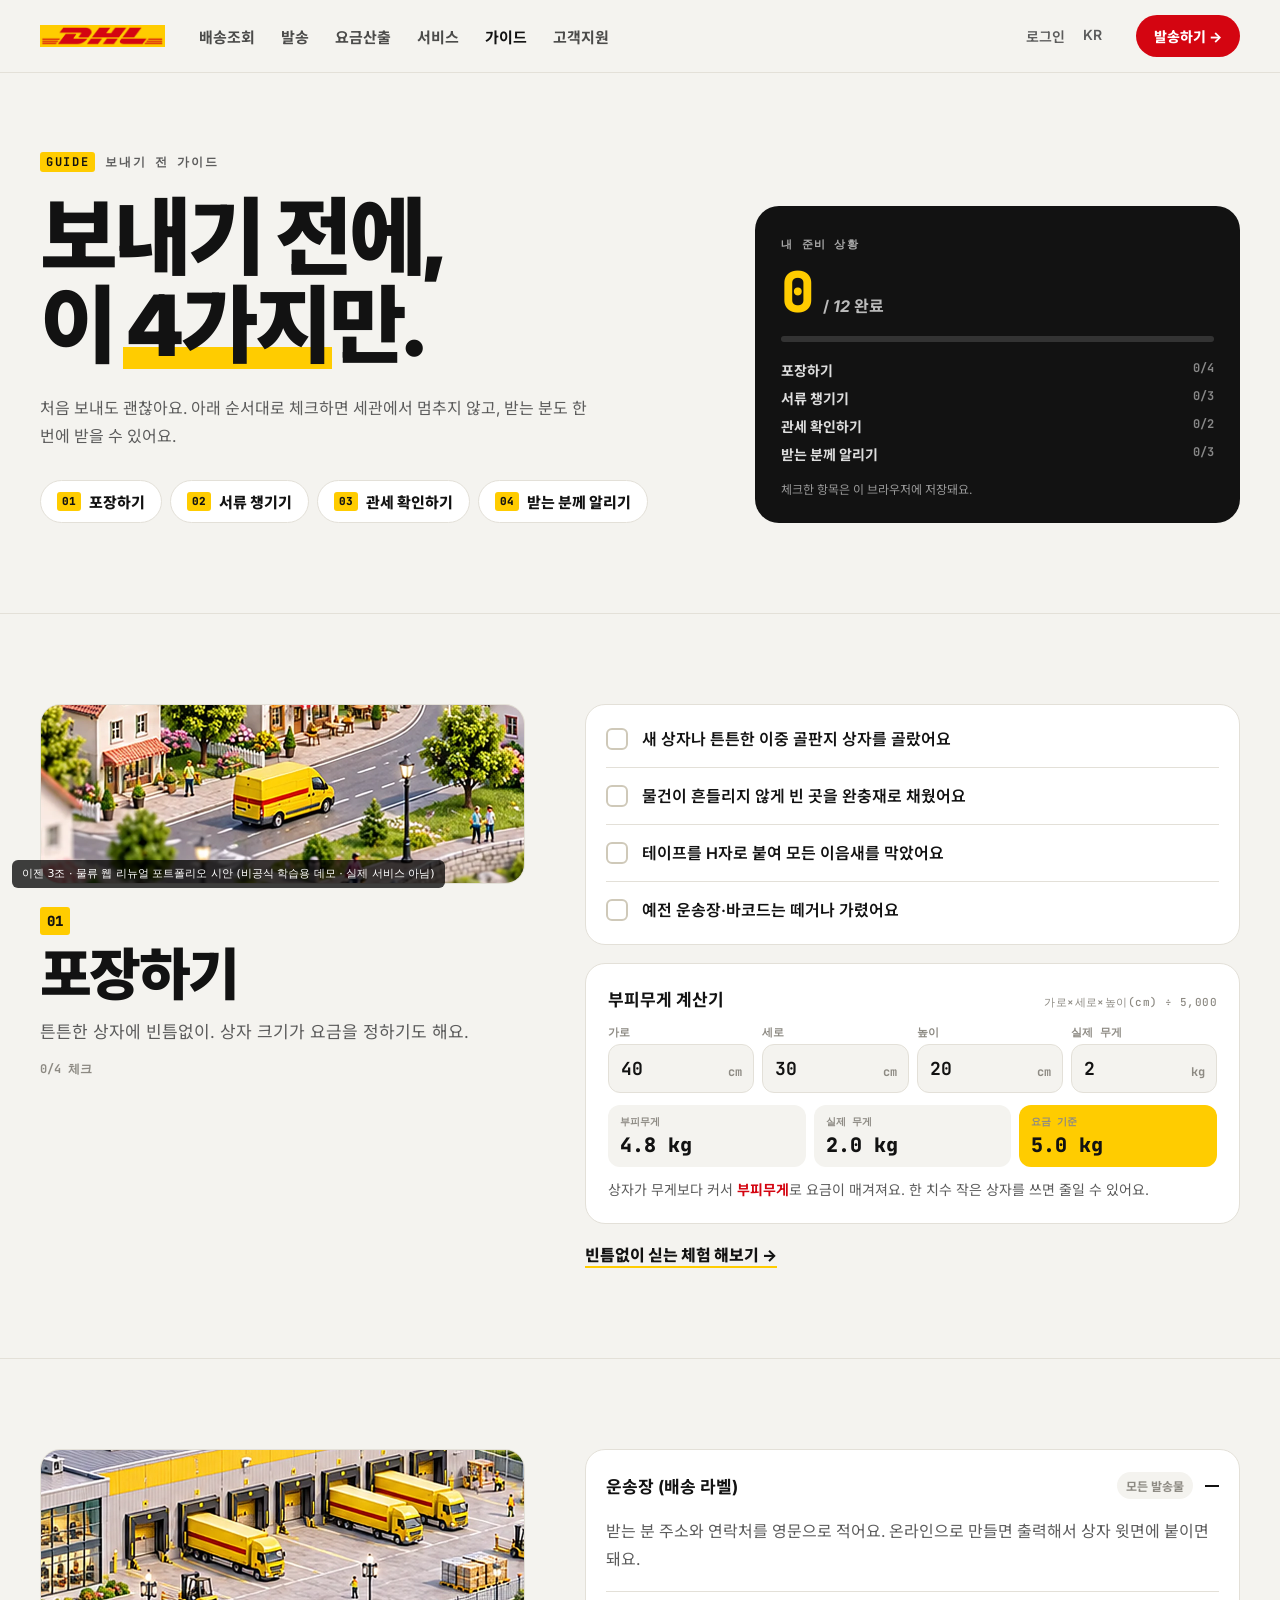
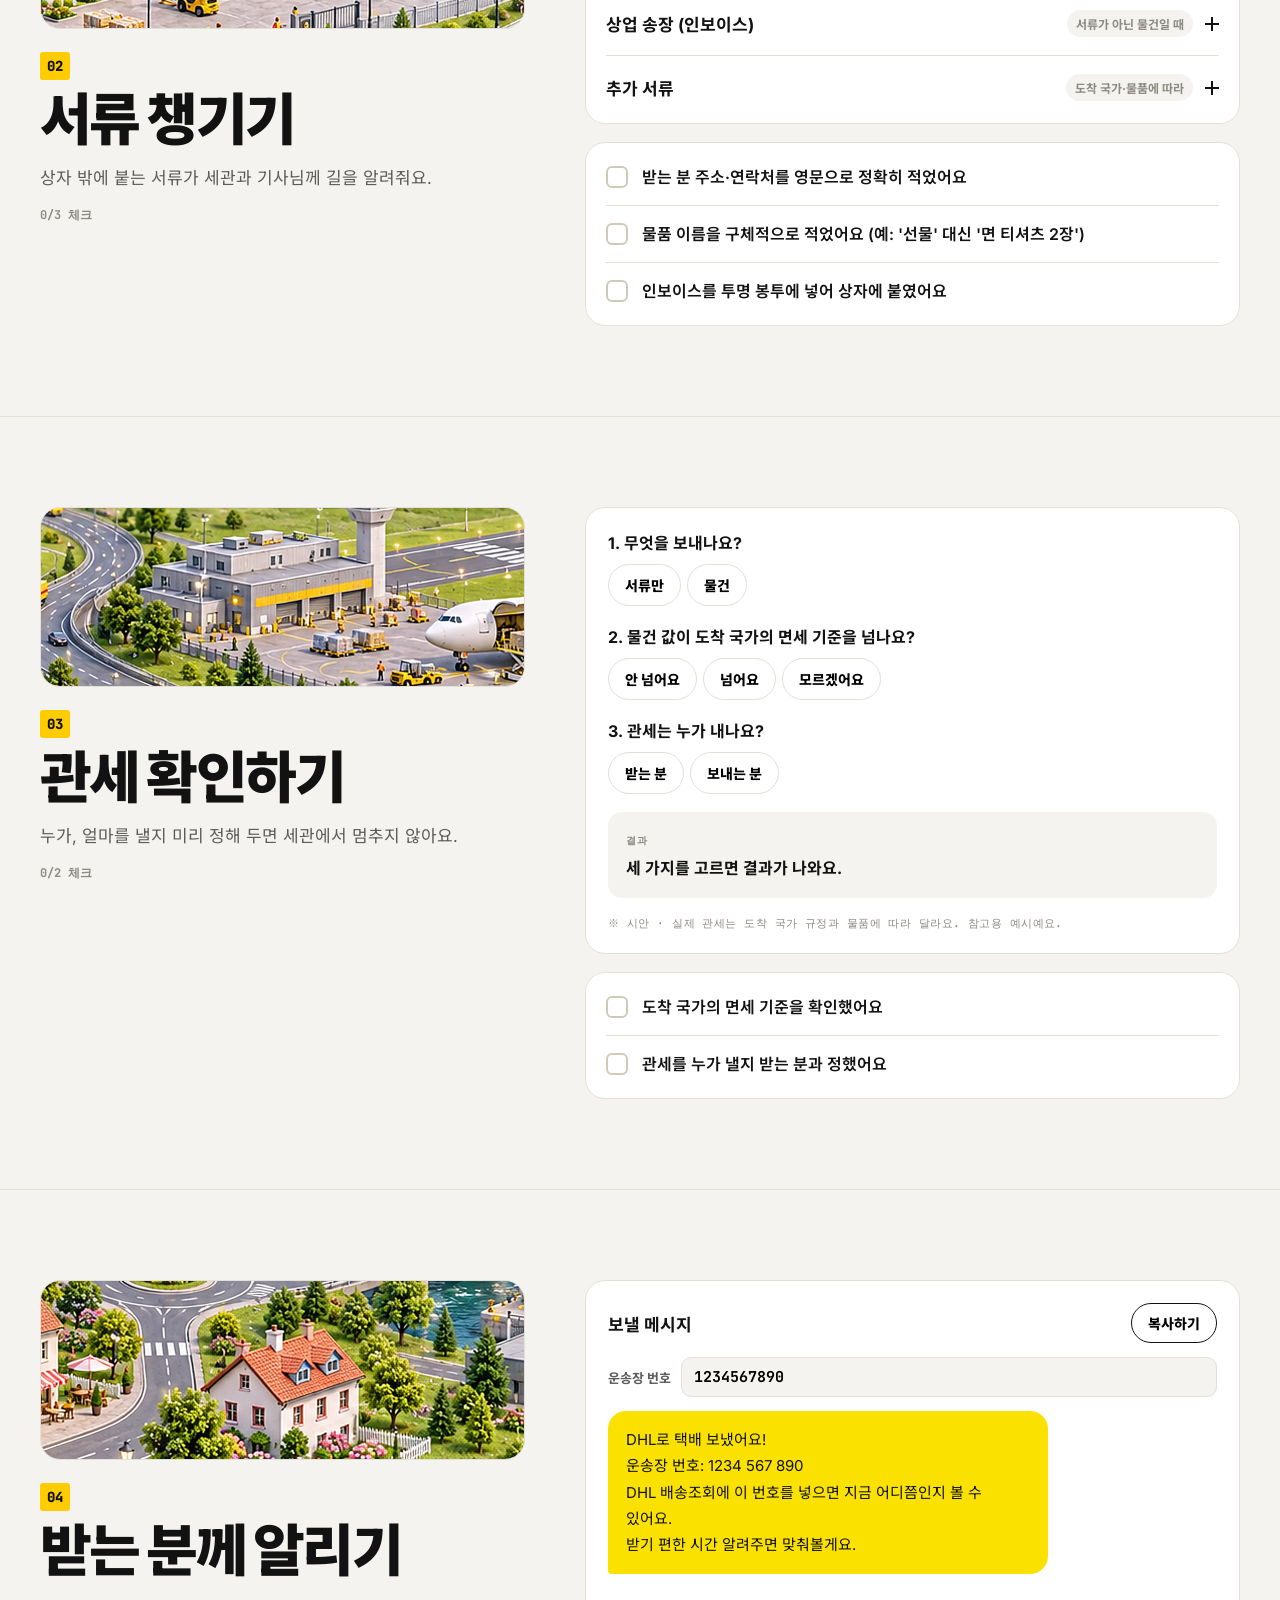
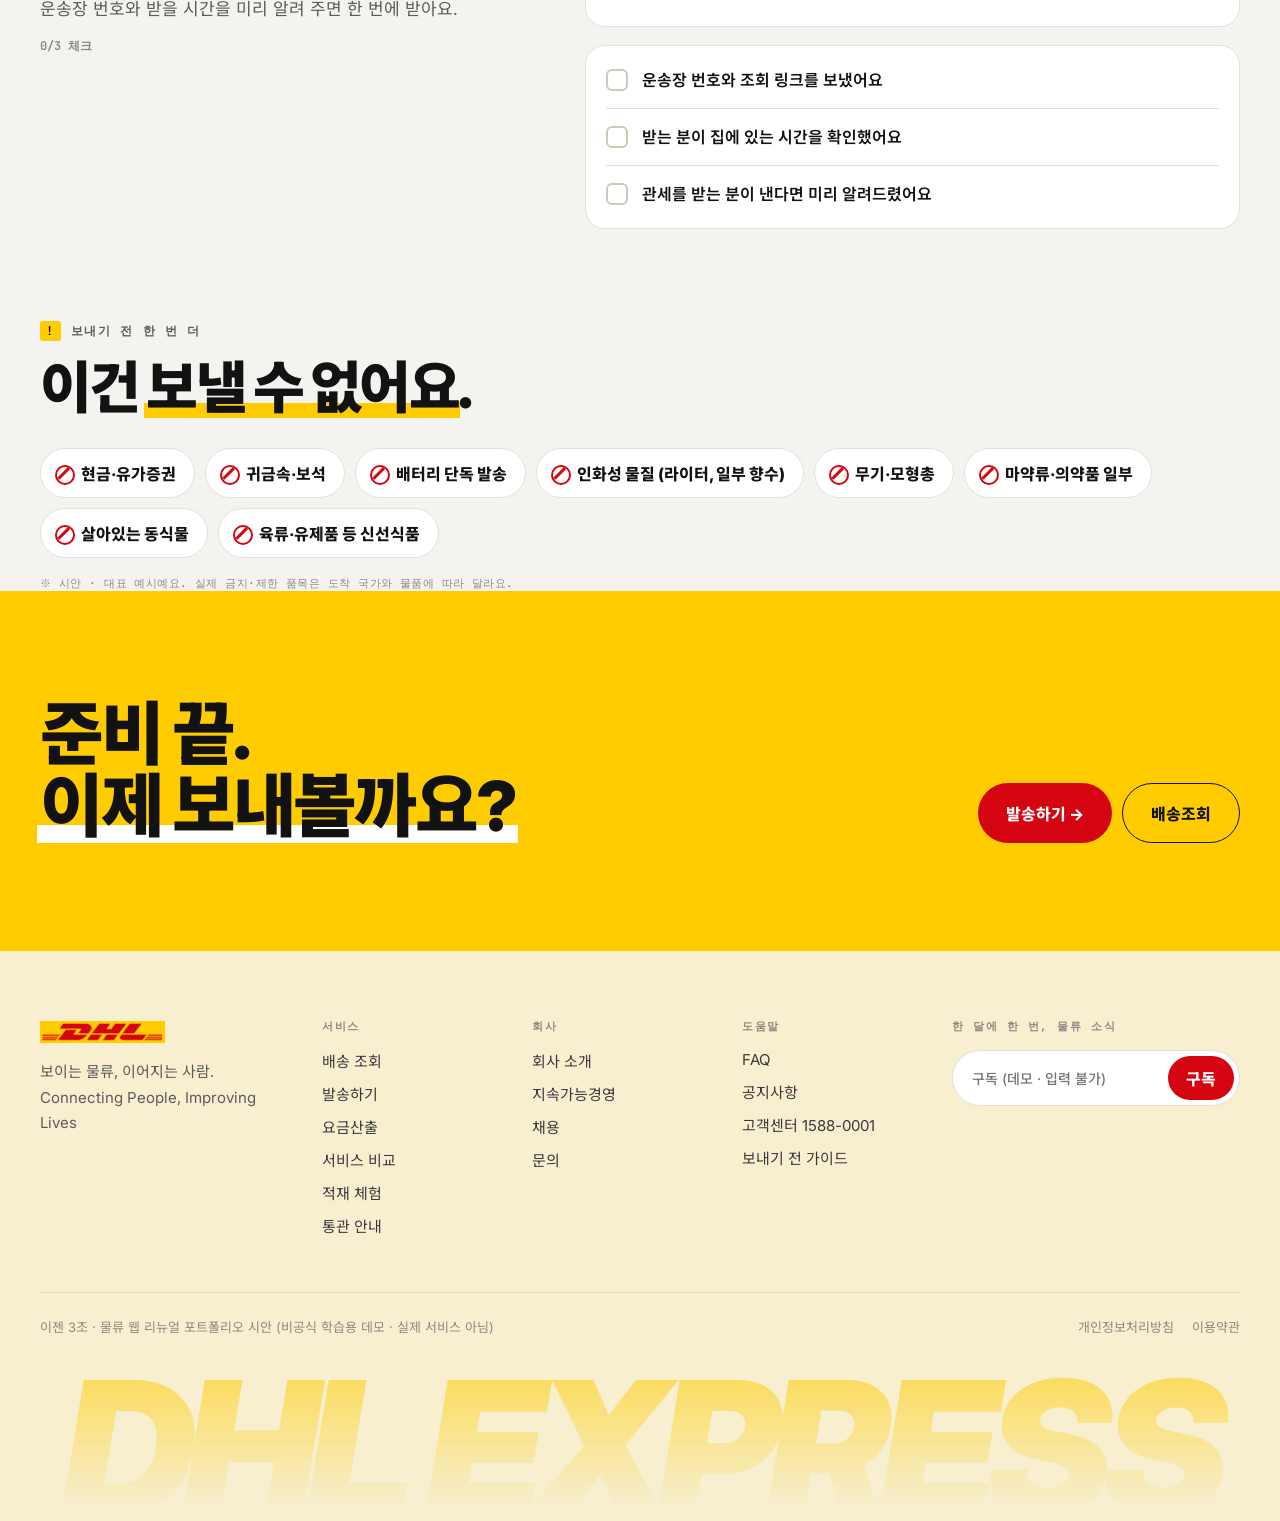
<file: mini/guide.html>
<!DOCTYPE html>
<html lang="ko">
<head>
<meta charset="utf-8">
<meta name="viewport" content="width=device-width,initial-scale=1">
<meta name="robots" content="noindex,nofollow,noarchive">
<meta name="theme-color" content="#F4F3EF">
<title>보내기 전 가이드 시안 · 이젠 3조 (비공식 학습용)</title>
<link rel="preconnect" href="https://fonts.googleapis.com"><link rel="preconnect" href="https://fonts.gstatic.com" crossorigin>
<link href="https://fonts.googleapis.com/css2?family=Noto+Sans+KR:wght@400;500;700;900&family=Inter:ital,wght@0,500;0,700;0,800;0,900;1,800;1,900&family=JetBrains+Mono:wght@500;700&display=swap" rel="stylesheet">
<style>
/* ───────── 기본 ───────── */
:root{--y:#FFCC00;--r:#D40511;--ink:#121212;--sub:#5c5c5c;--mute:#8d8a83;--line:#e3e0d8;--bg:#F4F3EF;--card:#fff;--mono:'JetBrains Mono',ui-monospace,monospace;--sans:'Inter','Noto Sans KR',system-ui,sans-serif}
*{box-sizing:border-box;margin:0;padding:0}
html{scroll-behavior:smooth}
body{font-family:var(--sans);background:var(--bg);color:var(--ink);-webkit-font-smoothing:antialiased;word-break:keep-all}
a{color:inherit;text-decoration:none}
button{font:inherit;cursor:pointer}
img{display:block;max-width:100%}
.wrap{max-width:1320px;margin:0 auto;padding:0 40px}
@media (max-width:720px){.wrap{padding:0 20px}}
.tag{font:700 12px/1 var(--mono);letter-spacing:.14em;text-transform:uppercase;color:var(--sub);display:inline-flex;gap:10px;align-items:center}
.tag b{color:var(--ink);background:var(--y);padding:4px 6px;border-radius:3px}
h1,h2{font-weight:900;letter-spacing:-.045em;line-height:1.04}
h2{font-size:clamp(40px,5.4vw,84px)}
.hl{position:relative;white-space:nowrap;z-index:0}
.hl::after{content:'';position:absolute;left:-.04em;right:-.04em;bottom:.08em;height:.26em;background:var(--y);z-index:-1;transform-origin:left;transform:scaleX(var(--k,1));transition:transform .9s cubic-bezier(.2,.8,.2,1) .2s}
.rv .hl{--k:0}.rv.in .hl{--k:1}
.lead{font-size:clamp(16px,1.2vw,19px);line-height:1.75;color:var(--sub);max-width:560px}
.btn{display:inline-flex;align-items:center;flex:none;white-space:nowrap;gap:10px;border:0;border-radius:999px;padding:15px 24px;font-weight:800;font-size:15px}
.btn.pri{background:var(--r);color:#fff}.btn.ghost{background:transparent;border:1.5px solid var(--ink)}
.btn.y{background:var(--y);color:var(--ink)}
section{position:relative}
.demo{font:500 11px/1.4 var(--mono);color:var(--mute);letter-spacing:.04em}
/* 등장 모션 */
.rv{opacity:0;transform:translateY(36px);transition:opacity .8s ease,transform 1s cubic-bezier(.2,.8,.2,1)}
.rv.in{opacity:1;transform:none}
.rv.d1{transition-delay:.08s}.rv.d2{transition-delay:.16s}.rv.d3{transition-delay:.24s}.rv.d4{transition-delay:.32s}

/* ───────── 2. 내비 + 운송 표시줄 ───────── */
.nav{position:fixed;left:0;right:0;top:0;z-index:50;transition:background .3s,box-shadow .3s}
.nav.solid{background:rgba(244,243,239,.88);backdrop-filter:blur(12px);box-shadow:0 1px 0 var(--line)}
.nav .wrap{display:flex;align-items:center;gap:34px;height:72px}
.nav .logo img{height:22px}
.nav ul{display:flex;gap:26px;list-style:none;font-weight:700;font-size:15px}
.nav ul a{opacity:.75}.nav ul a:hover,.nav ul a.on{opacity:1}
.nav .sp{flex:1}
.nav .mini{font-size:14px;font-weight:600;color:var(--sub);display:flex;gap:18px}
@media (max-width:980px){.nav ul,.nav .mini{display:none}}
/* ───────── 11. 푸터 (레퍼런스 구성) ───────── */
footer{background:#f7efcf;color:var(--ink);padding:70px 0 0;overflow:hidden;position:relative}
footer .cols{display:grid;grid-template-columns:1.4fr 1fr 1fr 1fr 1.6fr;gap:30px}footer .cols>*{min-width:0}
@media (max-width:900px){footer .cols{grid-template-columns:1fr 1fr}footer .cols .brand,footer .cols .news{grid-column:1/-1}}
footer h4{font:700 11px/1 var(--mono);letter-spacing:.14em;color:var(--mute);margin-bottom:18px}
footer ul{list-style:none;display:grid;gap:12px;font-size:15px;color:#3a3a3a}
footer ul a{color:inherit;text-decoration:none}footer ul a:hover{color:var(--r)}
footer .brand img{height:22px;margin-bottom:16px}
footer .brand p{color:var(--sub);line-height:1.7;font-size:15px}
footer .nl{display:flex;background:#fff;border:1px solid var(--line);border-radius:999px;padding:5px}
footer .nl input{flex:1;min-width:0;background:transparent;border:0;outline:0;color:var(--ink);padding:0 14px;font:500 14px var(--sans)}
footer .nl button{border:0;border-radius:999px;background:var(--r);color:#fff;font-weight:800;padding:10px 18px}
footer .legal{margin-top:56px;padding-top:24px;border-top:1px solid #e6dcb8;display:flex;justify-content:space-between;color:var(--mute);font-size:13px;gap:20px;flex-wrap:wrap}
footer .legal a{color:inherit;text-decoration:none;margin-left:18px}
footer .wordmark{font:900 italic clamp(50px,14.5vw,250px)/.78 var(--sans);letter-spacing:-.06em;text-align:center;color:transparent;background:linear-gradient(180deg,rgba(255,204,0,.55),rgba(255,204,0,0) 90%);-webkit-background-clip:text;background-clip:text;margin-top:40px;user-select:none;white-space:nowrap}
/* ───────── 가이드 페이지 ───────── */
.nav.solid{background:rgba(244,243,239,.9)}
h1{font-size:clamp(48px,6.6vw,104px)}
.btn.lg{padding:17px 28px;font-size:16px}
/* 1. 첫 화면 */
.gh{padding:150px 0 90px}
.gh-in{display:grid;grid-template-columns:1.35fr 1fr;gap:60px;align-items:end}
.gh-in>*{min-width:0}
@media (max-width:900px){.gh-in{grid-template-columns:1fr;gap:36px}.gh{padding:120px 0 60px}}
.gh h1{margin-top:22px}.gh .lead{margin-top:24px}
.gh-jump{display:flex;flex-wrap:wrap;gap:8px;margin-top:30px}
.gh-jump a{display:flex;gap:8px;align-items:center;background:#fff;border:1px solid var(--line);border-radius:99px;padding:10px 16px;font-weight:800;font-size:15px;transition:.2s}
.gh-jump a b{font:800 11px/1 var(--mono);background:var(--y);padding:4px 5px;border-radius:3px}
.gh-jump a:hover{border-color:var(--ink);transform:translateY(-2px)}
.prog{background:var(--ink);color:#fff;border-radius:24px;padding:26px}
.prog small{font:700 11px/1 var(--mono);letter-spacing:.12em;color:#aaa}
.prog-n{display:flex;align-items:baseline;gap:8px;margin-top:12px}.prog-n b{font:800 56px/1 var(--mono);color:var(--y)}.prog-n span{color:#bbb;font-weight:700}
.prog-bar{height:6px;border-radius:6px;background:#333;margin:16px 0 18px;overflow:hidden}.prog-bar i{display:block;height:100%;width:0;background:var(--y);transition:width .6s cubic-bezier(.2,.8,.2,1)}
.prog-l{list-style:none;display:grid;gap:8px}
.prog-l li a{display:flex;justify-content:space-between;font-weight:700;font-size:14px;color:#ddd}
.prog-l li span{font:700 12px var(--mono);color:#888}.prog-l li.ok span{color:var(--y)}
.prog-msg{margin-top:16px;font-size:12px;color:#999}
/* 2~5. 할 일 섹션 */
.gs{padding:clamp(70px,10vh,120px) 0;border-top:1px solid var(--line);scroll-margin-top:72px}
.gs-in{display:grid;grid-template-columns:1fr 1.35fr;gap:60px;align-items:start}
.gs-in>*{min-width:0}
@media (max-width:900px){.gs-in{grid-template-columns:1fr;gap:28px}}
.gs-h{position:sticky;top:100px}
@media (max-width:900px){.gs-h{position:static}}
.gs-pic{position:relative;overflow:hidden;height:180px;border-radius:20px;border:1px solid var(--line);margin-bottom:26px;background:#e9e3d2}
.gs-pic::before{content:"";position:absolute;width:1448px;height:1086px;left:calc(50% - var(--x) * .5px);top:calc(50% - var(--y) * .5px);background:url(img/map.webp) 0 0/100% 100% no-repeat;transition:transform 6s ease-out}
.gs:hover .gs-pic::before{transform:scale(1.04)}
.gs-n{font:800 14px/1 var(--mono);background:var(--y);padding:5px 7px;border-radius:3px}
.gs h2{font-size:clamp(38px,4.4vw,64px);margin-top:16px}
.gs-h>p{margin-top:14px;font-size:17px;line-height:1.7;color:var(--sub)}
.gs-c{display:inline-block;margin-top:16px;font:700 12px/1 var(--mono);color:var(--mute)}
.gs-c.ok{color:#1E7D3A}
.gs-b{display:grid;gap:18px}
.ck{list-style:none;background:#fff;border:1px solid var(--line);border-radius:20px;padding:6px 20px}
.ck li+li{border-top:1px solid var(--line)}
.ck label{display:flex;gap:14px;align-items:flex-start;padding:16px 0;cursor:pointer;font-weight:600;line-height:1.5}
.ck input{appearance:none;flex:none;width:22px;height:22px;border:2px solid #cfc9b9;border-radius:6px;margin-top:1px;display:grid;place-items:center;transition:.2s;cursor:pointer}
.ck input::after{content:'';width:6px;height:11px;border:solid #fff;border-width:0 3px 3px 0;transform:rotate(45deg) scale(0);margin-top:-3px;transition:transform .2s}
.ck input:checked{background:var(--r);border-color:var(--r)}.ck input:checked::after{transform:rotate(45deg) scale(1)}
.ck input:focus-visible{outline:2px solid var(--ink);outline-offset:2px}
.ck input:checked+span{color:var(--mute);text-decoration:line-through;text-decoration-color:var(--y);text-decoration-thickness:3px}
.gs-link{justify-self:start;font-weight:800;border-bottom:2px solid var(--y)}
/* 부피무게 계산기 */
.vw{background:#fff;border:1px solid var(--line);border-radius:20px;padding:22px}
.vw-h{display:flex;justify-content:space-between;align-items:baseline;gap:10px;flex-wrap:wrap}.vw-h b{font-size:17px}
.vw-f{display:grid;grid-template-columns:repeat(4,1fr);gap:8px;margin-top:16px}
@media (max-width:600px){.vw-f{grid-template-columns:1fr 1fr}}
.vw-f label{display:flex;flex-direction:column;gap:6px;font:700 11px/1 var(--mono);color:var(--mute);position:relative}
.vw-f input{width:100%;border:1.5px solid var(--line);border-radius:12px;padding:12px 34px 12px 12px;font:700 18px var(--mono);color:var(--ink);background:var(--bg)}
.vw-f input:focus{outline:0;border-color:var(--ink)}.vw-f input.bad{border-color:var(--r)}
.vw-f small{position:absolute;right:12px;bottom:15px;font-size:12px}
.vw-r{display:grid;grid-template-columns:repeat(3,1fr);gap:8px;margin-top:12px}
.vw-r div{background:var(--bg);border-radius:12px;padding:12px}.vw-r dt{font:700 10px/1 var(--mono);color:var(--mute)}.vw-r dd{font:800 20px/1 var(--mono);margin-top:8px}
.vw-r .chg{background:var(--y)}
.vw-tip{margin-top:12px;font-size:14px;line-height:1.6;color:var(--sub);min-height:22px}.vw-tip b{color:var(--r)}
.vw-err{font-size:13px;font-weight:700;color:var(--r);min-height:0}
/* 서류 */
.docs{background:#fff;border:1px solid var(--line);border-radius:20px;padding:4px 20px}
.docs details+details{border-top:1px solid var(--line)}
.docs summary{list-style:none;cursor:pointer;display:grid;grid-template-columns:1fr auto 14px;gap:12px;align-items:center;padding:18px 0}
.docs summary::-webkit-details-marker{display:none}.docs summary b{font-size:17px}.docs summary span{font-size:12px;font-weight:700;color:var(--mute);background:var(--bg);padding:5px 9px;border-radius:99px}
.docs summary i{width:14px;height:14px;position:relative}.docs summary i::before,.docs summary i::after{content:'';position:absolute;left:0;right:0;top:6px;height:2px;background:var(--ink);transition:.3s}.docs summary i::after{transform:rotate(90deg)}
.docs details[open] summary i::after{transform:none}.docs p{padding:0 0 18px;color:var(--sub);line-height:1.75}
/* 관세 자가 확인 */
.duty{background:#fff;border:1px solid var(--line);border-radius:20px;padding:22px;display:grid;gap:18px}
.dq b{font-size:16px}.opt{display:flex;flex-wrap:wrap;gap:6px;margin-top:10px}
.opt button{border:1.5px solid var(--line);background:#fff;border-radius:99px;padding:10px 16px;font-weight:800;font-size:14px;transition:.2s}
.opt button.on{background:var(--ink);border-color:var(--ink);color:#fff}
.opt.off{opacity:.35;pointer-events:none}
.dr{background:var(--bg);border-radius:14px;padding:16px 18px;border-left:0}
.dr small{font:700 10px/1 var(--mono);letter-spacing:.12em;color:var(--mute)}.dr p{margin-top:8px;font-weight:700;line-height:1.6}
.dr.go{background:#eaf6ec}.dr.warn{background:#fff3cf}
/* 메시지 */
.msg{background:#fff;border:1px solid var(--line);border-radius:20px;padding:22px}
.msg-h{display:flex;justify-content:space-between;align-items:center}.msg-h b{font-size:17px}.msg-h .btn{padding:9px 16px;font-size:14px}
.msg-awb{display:flex;align-items:center;gap:10px;margin-top:14px;font-size:13px;font-weight:700;color:var(--sub)}
.msg-awb input{flex:1;min-width:0;border:1.5px solid var(--line);border-radius:10px;padding:9px 12px;font:700 15px var(--mono);background:var(--bg)}
.bubble{margin-top:14px;background:#fae100;border-radius:18px 18px 18px 4px;padding:16px 18px;line-height:1.75;font-size:15px;white-space:pre-line;max-width:440px}
.msg-st{min-height:20px;margin-top:10px;font-size:13px;font-weight:700;color:#1E7D3A}.msg-st.err{color:var(--r)}
/* 6. 금지 품목 */
.gx h2{font-size:clamp(38px,4.4vw,64px);margin-top:18px}
.gx-l{display:flex;flex-wrap:wrap;gap:10px;margin:30px 0 18px}
.gx-l span{background:#fff;border:1.5px solid var(--line);border-radius:99px;padding:12px 18px;font-weight:800;position:relative;padding-left:40px}
.gx-l span::before{content:'';position:absolute;left:14px;top:50%;width:16px;height:16px;margin-top:-8px;border-radius:50%;border:2.5px solid var(--r)}
.gx-l span::after{content:'';position:absolute;left:15px;top:50%;width:15px;height:2.5px;margin-top:-1px;background:var(--r);transform:rotate(-45deg)}
/* 7. 마지막 */
.gd-end{background:var(--y);padding:clamp(80px,12vh,140px) 0}
.gd-end-in{display:flex;justify-content:space-between;align-items:flex-end;gap:30px;flex-wrap:wrap}
.gd-end h2 .hl::after{background:#fff}
.gd-end-a{display:flex;gap:10px;flex-wrap:wrap}
footer{margin-top:0}
@media (prefers-reduced-motion:reduce){.rv{opacity:1;transform:none;transition:none}*{animation:none!important}}
</style>
</head>
<body>
<div style="position:fixed;left:12px;bottom:12px;z-index:9999;font:500 11px/1.5 system-ui,sans-serif;background:rgba(0,0,0,.75);color:#fff;padding:6px 10px;border-radius:6px;pointer-events:none">이젠 3조 · 물류 웹 리뉴얼 포트폴리오 시안 (비공식 학습용 데모 · 실제 서비스 아님)</div>
<header class="nav solid" id="nav"><div class="wrap">
  <a class="logo" href="index.html"><img src="img/dhl-logo.png" alt="DHL"></a>
  <ul><li><a href="track.html">배송조회</a></li><li><a href="index.html#ship">발송</a></li><li><a href="quote.html">요금산출</a></li><li><a href="index.html#services">서비스</a></li><li><a class="on" href="guide.html">가이드</a></li><li><a href="index.html#support">고객지원</a></li></ul>
  <div class="sp"></div>
  <div class="mini"><a href="#">로그인</a><a href="#">KR</a></div>
  <a class="btn pri" href="index.html#ship" style="padding:11px 18px;font-size:14px">발송하기 →</a>
</div></header>

<main>
<!-- 1. 첫 화면: 할 일 4가지 + 준비 체크 -->
<section class="gh" id="top"><div class="wrap gh-in">
  <div>
    <div class="tag rv"><b>GUIDE</b> 보내기 전 가이드</div>
    <h1 class="rv d1">보내기 전에,<br>이 <span class="hl">4가지</span>만.</h1>
    <p class="lead rv d2">처음 보내도 괜찮아요. 아래 순서대로 체크하면 세관에서 멈추지 않고, 받는 분도 한 번에 받을 수 있어요.</p>
    <nav class="gh-jump rv d3" aria-label="가이드 바로가기"><a href="#g1"><b>01</b>포장하기</a><a href="#g2"><b>02</b>서류 챙기기</a><a href="#g3"><b>03</b>관세 확인하기</a><a href="#g4"><b>04</b>받는 분께 알리기</a></nav>
  </div>
  <aside class="prog rv d2" aria-live="polite">
    <small>내 준비 상황</small>
    <div class="prog-n"><b id="pN">0</b><span>/ <i id="pT">0</i> 완료</span></div>
    <div class="prog-bar"><i id="pBar"></i></div>
    <ol class="prog-l" id="pList"></ol>
    <p class="prog-msg" id="pMsg">체크한 항목은 이 브라우저에 저장돼요.</p>
  </aside>
</div></section>

<!-- 2. 01 포장하기 -->
<section class="gs" id="g1" data-g="0"><div class="wrap gs-in">
  <div class="gs-h"><div class="gs-pic" style="--x:670;--y:1750" aria-hidden="true"></div><b class="gs-n">01</b><h2>포장하기</h2><p>튼튼한 상자에 빈틈없이. 상자 크기가 요금을 정하기도 해요.</p><span class="gs-c" data-c="0"></span></div>
  <div class="gs-b">
    <ul class="ck" data-g="0">
      <li><label><input type="checkbox"><span>새 상자나 튼튼한 이중 골판지 상자를 골랐어요</span></label></li>
      <li><label><input type="checkbox"><span>물건이 흔들리지 않게 빈 곳을 완충재로 채웠어요</span></label></li>
      <li><label><input type="checkbox"><span>테이프를 H자로 붙여 모든 이음새를 막았어요</span></label></li>
      <li><label><input type="checkbox"><span>예전 운송장·바코드는 떼거나 가렸어요</span></label></li>
    </ul>
    <div class="vw">
      <div class="vw-h"><b>부피무게 계산기</b><span class="demo">가로×세로×높이(cm) ÷ 5,000</span></div>
      <div class="vw-f">
        <label>가로<input id="vL" type="number" inputmode="decimal" value="40" min="1"><small>cm</small></label>
        <label>세로<input id="vW" type="number" inputmode="decimal" value="30" min="1"><small>cm</small></label>
        <label>높이<input id="vH" type="number" inputmode="decimal" value="20" min="1"><small>cm</small></label>
        <label>실제 무게<input id="vK" type="number" inputmode="decimal" value="2" min="0.1" step="0.1"><small>kg</small></label>
      </div>
      <div class="vw-r"><div><dt>부피무게</dt><dd id="vV">—</dd></div><div><dt>실제 무게</dt><dd id="vA">—</dd></div><div class="chg"><dt>요금 기준</dt><dd id="vC">—</dd></div></div>
      <p class="vw-tip" id="vTip"></p>
      <p class="vw-err" id="vErr" role="alert"></p>
    </div>
    <a class="gs-link" href="index.html#planner">빈틈없이 싣는 체험 해보기 →</a>
  </div>
</div></section>

<!-- 3. 02 서류 챙기기 -->
<section class="gs" id="g2" data-g="1"><div class="wrap gs-in">
  <div class="gs-h"><div class="gs-pic" style="--x:1080;--y:960" aria-hidden="true"></div><b class="gs-n">02</b><h2>서류 챙기기</h2><p>상자 밖에 붙는 서류가 세관과 기사님께 길을 알려줘요.</p><span class="gs-c" data-c="1"></span></div>
  <div class="gs-b">
    <div class="docs">
      <details open><summary><b>운송장 (배송 라벨)</b><span>모든 발송물</span><i></i></summary><p>받는 분 주소와 연락처를 영문으로 적어요. 온라인으로 만들면 출력해서 상자 윗면에 붙이면 돼요.</p></details>
      <details><summary><b>상업 송장 (인보이스)</b><span>서류가 아닌 물건일 때</span><i></i></summary><p>무엇을, 몇 개, 얼마어치 보내는지 적는 서류예요. 세관이 이 서류로 관세를 계산해요. 보통 3부를 준비해요.</p></details>
      <details><summary><b>추가 서류</b><span>도착 국가·물품에 따라</span><i></i></summary><p>원산지 증명서, 수출 신고서 등이 필요할 수 있어요. 물품과 나라에 따라 달라서 발송 전에 확인해 주세요.</p></details>
    </div>
    <ul class="ck" data-g="1">
      <li><label><input type="checkbox"><span>받는 분 주소·연락처를 영문으로 정확히 적었어요</span></label></li>
      <li><label><input type="checkbox"><span>물품 이름을 구체적으로 적었어요 (예: '선물' 대신 '면 티셔츠 2장')</span></label></li>
      <li><label><input type="checkbox"><span>인보이스를 투명 봉투에 넣어 상자에 붙였어요</span></label></li>
    </ul>
  </div>
</div></section>

<!-- 4. 03 관세 확인하기 -->
<section class="gs" id="g3" data-g="2"><div class="wrap gs-in">
  <div class="gs-h"><div class="gs-pic" style="--x:1880;--y:440" aria-hidden="true"></div><b class="gs-n">03</b><h2>관세 확인하기</h2><p>누가, 얼마를 낼지 미리 정해 두면 세관에서 멈추지 않아요.</p><span class="gs-c" data-c="2"></span></div>
  <div class="gs-b">
    <div class="duty" id="duty">
      <div class="dq"><b>1. 무엇을 보내나요?</b><div class="opt" data-q="what"><button type="button" data-v="doc">서류만</button><button type="button" data-v="goods">물건</button></div></div>
      <div class="dq"><b>2. 물건 값이 도착 국가의 면세 기준을 넘나요?</b><div class="opt" data-q="over"><button type="button" data-v="no">안 넘어요</button><button type="button" data-v="yes">넘어요</button><button type="button" data-v="idk">모르겠어요</button></div></div>
      <div class="dq"><b>3. 관세는 누가 내나요?</b><div class="opt" data-q="who"><button type="button" data-v="dap">받는 분</button><button type="button" data-v="ddp">보내는 분</button></div></div>
      <div class="dr" id="dr" aria-live="polite"><small>결과</small><p id="drT">세 가지를 고르면 결과가 나와요.</p></div>
      <p class="demo">※ 시안 · 실제 관세는 도착 국가 규정과 물품에 따라 달라요. 참고용 예시예요.</p>
    </div>
    <ul class="ck" data-g="2">
      <li><label><input type="checkbox"><span>도착 국가의 면세 기준을 확인했어요</span></label></li>
      <li><label><input type="checkbox"><span>관세를 누가 낼지 받는 분과 정했어요</span></label></li>
    </ul>
  </div>
</div></section>

<!-- 5. 04 받는 분께 알리기 -->
<section class="gs" id="g4" data-g="3"><div class="wrap gs-in">
  <div class="gs-h"><div class="gs-pic" style="--x:1230;--y:1530" aria-hidden="true"></div><b class="gs-n">04</b><h2>받는 분께 알리기</h2><p>운송장 번호와 받을 시간을 미리 알려 주면 한 번에 받아요.</p><span class="gs-c" data-c="3"></span></div>
  <div class="gs-b">
    <div class="msg">
      <div class="msg-h"><b>보낼 메시지</b><button type="button" class="btn ghost" id="mCopy">복사하기</button></div>
      <label class="msg-awb">운송장 번호<input id="mAwb" inputmode="numeric" maxlength="10" placeholder="10자리" value="1234567890"></label>
      <div class="bubble" id="mText"></div>
      <p class="msg-st" id="mSt" role="status"></p>
    </div>
    <ul class="ck" data-g="3">
      <li><label><input type="checkbox"><span>운송장 번호와 조회 링크를 보냈어요</span></label></li>
      <li><label><input type="checkbox"><span>받는 분이 집에 있는 시간을 확인했어요</span></label></li>
      <li><label><input type="checkbox"><span>관세를 받는 분이 낸다면 미리 알려드렸어요</span></label></li>
    </ul>
  </div>
</div></section>

<!-- 6. 보낼 수 없는 물품 -->
<section class="sec gx" id="never"><div class="wrap">
  <div class="tag rv"><b>!</b> 보내기 전 한 번 더</div>
  <h2 class="rv d1">이건 <span class="hl">보낼 수 없어요</span>.</h2>
  <div class="gx-l rv d2">
    <span>현금·유가증권</span><span>귀금속·보석</span><span>배터리 단독 발송</span><span>인화성 물질 (라이터, 일부 향수)</span><span>무기·모형총</span><span>마약류·의약품 일부</span><span>살아있는 동식물</span><span>육류·유제품 등 신선식품</span>
  </div>
  <p class="demo rv d3">※ 시안 · 대표 예시예요. 실제 금지·제한 품목은 도착 국가와 물품에 따라 달라요.</p>
</div></section>

<!-- 7. 다음 행동 -->
<section class="gd-end"><div class="wrap gd-end-in">
  <h2>준비 끝.<br><span class="hl">이제 보내볼까요?</span></h2>
  <div class="gd-end-a"><a class="btn pri lg" href="index.html#ship">발송하기 →</a><a class="btn ghost lg" href="track.html">배송조회</a></div>
</div></section>
</main>

<!-- 11. 푸터 -->
<footer><div class="wrap">
  <div class="cols">
    <div class="brand"><img src="img/dhl-logo.png" alt="DHL"><p>보이는 물류, 이어지는 사람.<br>Connecting People, Improving Lives</p></div>
    <nav><h4>서비스</h4><ul><li><a href="track.html">배송 조회</a></li><li><a href="index.html#ship">발송하기</a></li><li><a href="quote.html">요금산출</a></li><li><a href="index.html#services">서비스 비교</a></li><li><a href="index.html#planner">적재 체험</a></li><li><a href="index.html#faq">통관 안내</a></li></ul></nav>
    <nav><h4>회사</h4><ul><li><a href="index.html">회사 소개</a></li><li><a href="index.html">지속가능경영</a></li><li><a href="index.html">채용</a></li><li><a href="index.html#support">문의</a></li></ul></nav>
    <nav><h4>도움말</h4><ul><li><a href="index.html#faq">FAQ</a></li><li><a href="index.html#support">공지사항</a></li><li><a href="index.html#support">고객센터 1588-0001</a></li><li><a href="guide.html">보내기 전 가이드</a></li></ul></nav>
    <form class="news" onsubmit="return false"><h4>한 달에 한 번, 물류 소식</h4><div class="nl"><input type="email" readonly placeholder="구독 (데모 · 입력 불가)" aria-label="이메일 주소"><button type="button">구독</button></div></form>
  </div>
  <div class="legal"><span>이젠 3조 · 물류 웹 리뉴얼 포트폴리오 시안 (비공식 학습용 데모 · 실제 서비스 아님)</span><span><a href="index.html">개인정보처리방침</a><a href="index.html">이용약관</a></span></div>
</div><div class="wordmark" aria-hidden="true">DHL EXPRESS</div></footer>
<script>
(()=>{const $=s=>document.querySelector(s),$$=s=>[...document.querySelectorAll(s)];
const io=new IntersectionObserver(es=>es.forEach(e=>{if(e.isIntersecting){e.target.classList.add('in');io.unobserve(e.target)}}),{threshold:.15});
$$('.rv').forEach(e=>io.observe(e));
/* 준비 체크 — 이 브라우저에만 저장 (저장 안 되면 그냥 화면에서만 기억) */
const KEY='dhl-guide-check',NAMES=['포장하기','서류 챙기기','관세 확인하기','받는 분께 알리기'];
const boxes=$$('.ck input');let saved=[];try{saved=JSON.parse(localStorage.getItem(KEY)||'[]')}catch(e){}
boxes.forEach((b,i)=>{b.checked=!!saved[i];b.addEventListener('change',upd)});
function upd(){const st=boxes.map(b=>b.checked);try{localStorage.setItem(KEY,JSON.stringify(st))}catch(e){}
  const n=st.filter(Boolean).length,T=boxes.length;$('#pN').textContent=n;$('#pT').textContent=T;$('#pBar').style.width=n/T*100+'%';
  $('#pList').innerHTML=NAMES.map((nm,g)=>{const bs=$$(`.ck[data-g="${g}"] input`),k=bs.filter(b=>b.checked).length,ok=k===bs.length;
    const c=$(`.gs-c[data-c="${g}"]`);c.textContent=ok?'✓ 다 챙겼어요':`${k}/${bs.length} 체크`;c.classList.toggle('ok',ok);
    return `<li class="${ok?'ok':''}"><a href="#g${g+1}">${nm}<span>${ok?'완료':k+'/'+bs.length}</span></a></li>`}).join('');
  $('#pMsg').textContent=n===T?'준비 끝! 이제 발송만 하면 돼요.':'체크한 항목은 이 브라우저에 저장돼요.'}
upd();
/* 부피무게 계산기 — 가로×세로×높이 ÷ 5,000, 실제 무게와 비교해 큰 쪽이 요금 기준 */
const f=n=>(Math.round(n*10)/10).toFixed(1)+' kg',up=x=>Math.ceil(x*2)/2;
function vw(){const ids=['vL','vW','vH','vK'],v=ids.map(id=>+$('#'+id).value),bad=ids.filter((id,i)=>!(v[i]>0));
  ids.forEach(id=>$('#'+id).classList.toggle('bad',bad.includes(id)));
  if(bad.length){$('#vErr').textContent='0보다 큰 숫자를 넣어 주세요.';['vV','vA','vC'].forEach(i=>$('#'+i).textContent='—');$('#vTip').textContent='';return}
  $('#vErr').textContent='';const vol=v[0]*v[1]*v[2]/5000,ch=up(Math.max(vol,v[3]));
  $('#vV').textContent=f(vol);$('#vA').textContent=f(v[3]);$('#vC').textContent=f(ch);
  $('#vTip').innerHTML=vol>v[3]?`상자가 무게보다 커서 <b>부피무게</b>로 요금이 매겨져요. 한 치수 작은 상자를 쓰면 줄일 수 있어요.`:'실제 무게로 요금이 매겨져요. 상자 크기는 알맞아요.'}
$$('.vw-f input').forEach(i=>i.addEventListener('input',vw));vw();
/* 관세 자가 확인 */
const A={};
$('#duty').addEventListener('click',e=>{const b=e.target.closest('.opt button');if(!b)return;const q=b.parentElement.dataset.q;A[q]=b.dataset.v;
  b.parentElement.querySelectorAll('button').forEach(x=>x.classList.toggle('on',x===b));duty()});
function duty(){const o=$('[data-q="over"]'),w=$('[data-q="who"]'),r=$('#dr'),t=$('#drT');const doc=A.what==='doc';
  o.classList.toggle('off',doc);w.classList.toggle('off',doc||A.over==='no');r.className='dr';
  if(doc){r.classList.add('go');t.textContent='서류는 대부분 관세가 붙지 않아요. 운송장만 잘 붙이면 돼요.';return}
  if(!A.what||!A.over){t.textContent='세 가지를 고르면 결과가 나와요.';return}
  if(A.over==='no'){r.classList.add('go');t.textContent='관세 없이 통과할 가능성이 커요. 인보이스에 물품 값을 정확히 적어 주세요.';return}
  if(A.over==='idk'&&!A.who){r.classList.add('warn');t.textContent='도착 국가의 면세 기준부터 확인해 주세요. 기준을 넘으면 관세·세금이 붙어요. 누가 낼지도 골라 보세요.';return}
  if(!A.who){t.textContent='관세를 누가 낼지 골라 주세요.';return}
  r.classList.add('warn');t.textContent=A.who==='dap'?'받는 분이 관세를 내요(DAP). 받기 전에 납부 안내가 가니, 미리 알려 주세요.':'보내는 분이 관세를 내요(DDP). 받는 분은 그냥 받기만 하면 돼요. 발송할 때 이 조건을 골라 주세요.'}
/* 받는 분께 보낼 메시지 */
function msg(){const a=$('#mAwb').value.replace(/\D/g,'');$('#mAwb').value=a;const ok=a.length===10,sp=ok?a.replace(/(\d{4})(\d{3})(\d{3})/,'$1 $2 $3'):'(운송장 번호 10자리)';
  const dt=A.who==='dap'?'\n관세는 받는 쪽에서 내야 해서, 납부 안내가 가면 확인 부탁해요.':'';
  $('#mText').textContent=`DHL로 택배 보냈어요!\n운송장 번호: ${sp}\nDHL 배송조회에 이 번호를 넣으면 지금 어디쯤인지 볼 수 있어요.${dt}\n받기 편한 시간 알려주면 맞춰볼게요.`;return ok}
$('#mAwb').addEventListener('input',()=>{$('#mSt').textContent='';msg()});
$('#duty').addEventListener('click',msg);msg();
$('#mCopy').onclick=()=>{const st=$('#mSt');if(!msg()){st.classList.add('err');st.textContent='운송장 번호 10자리를 넣어 주세요.';$('#mAwb').focus();return}
  st.classList.remove('err');const t=$('#mText').textContent;
  (navigator.clipboard?navigator.clipboard.writeText(t):Promise.reject()).then(()=>st.textContent='복사했어요. 메신저에 붙여넣으면 돼요.',()=>st.textContent='복사가 안 되면 말풍선 글을 길게 눌러 복사해 주세요.')};
})();
</script>

</body>
</html>
</file>
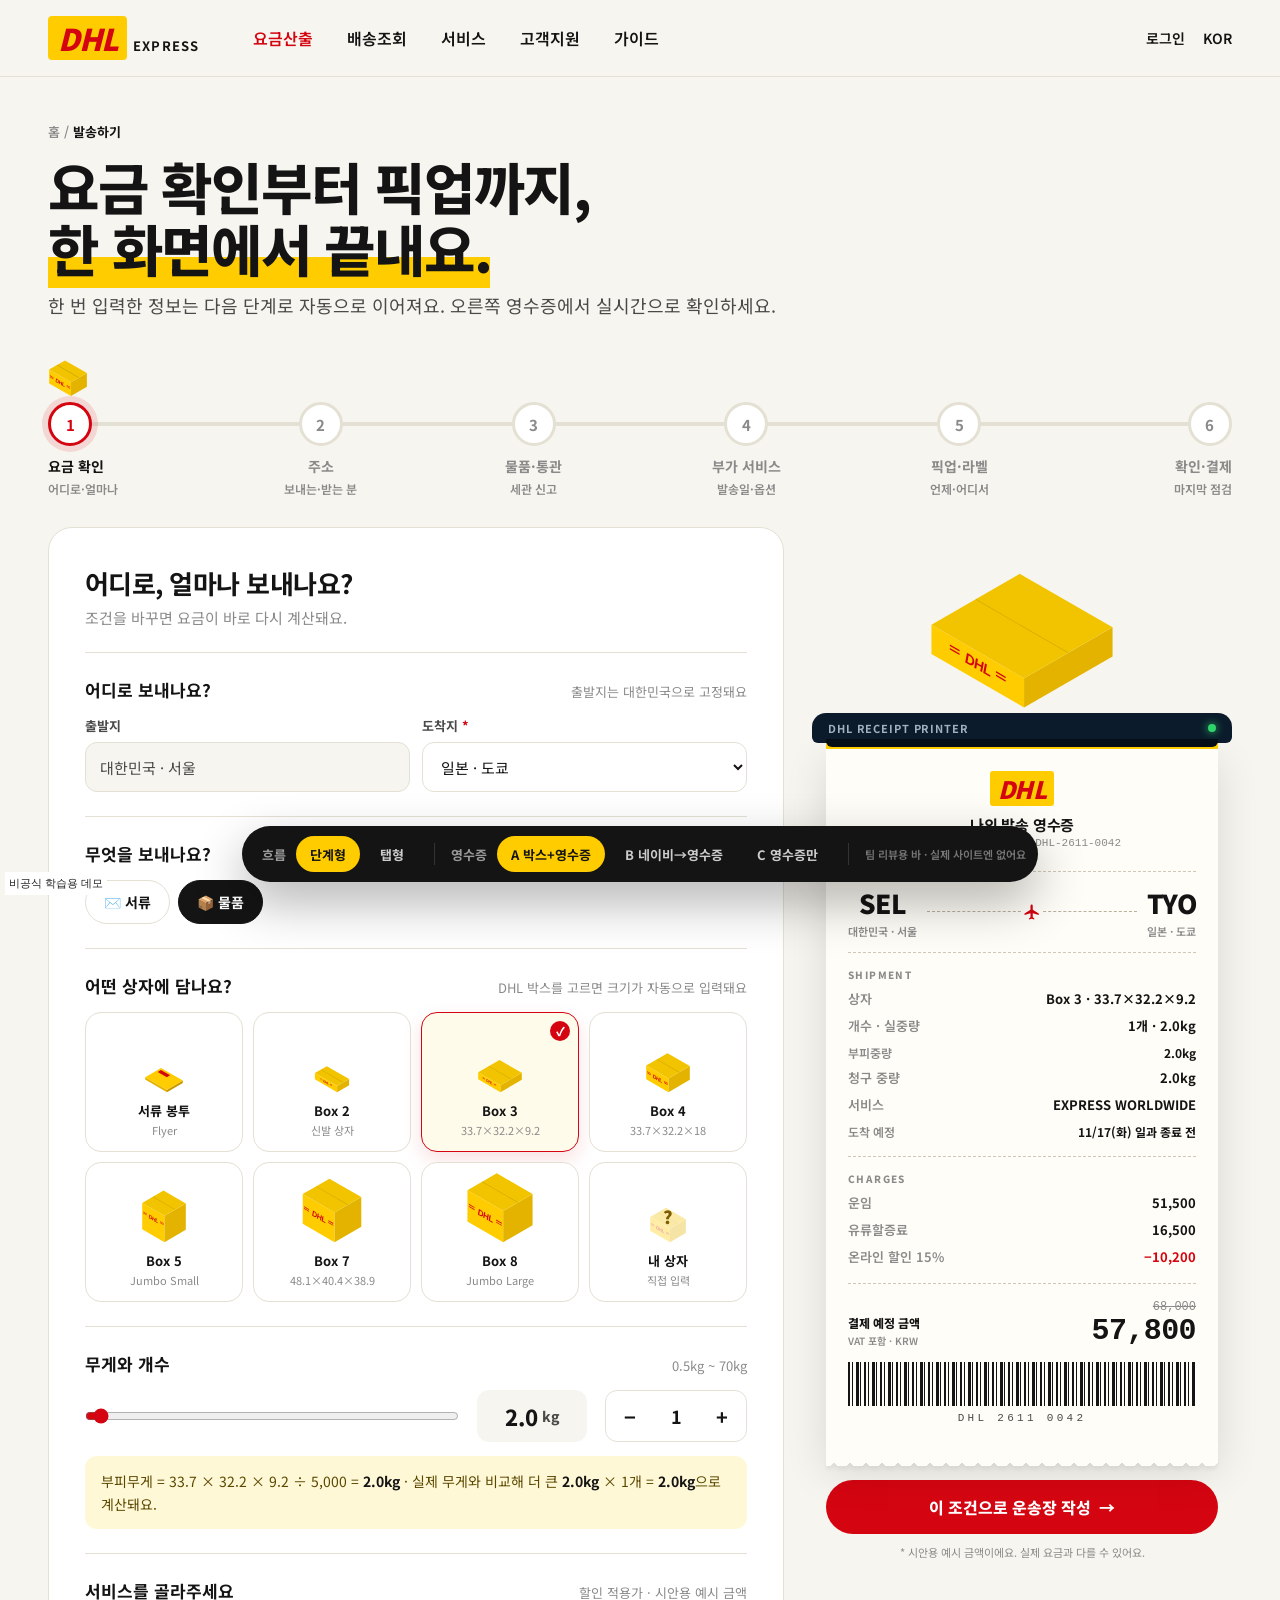
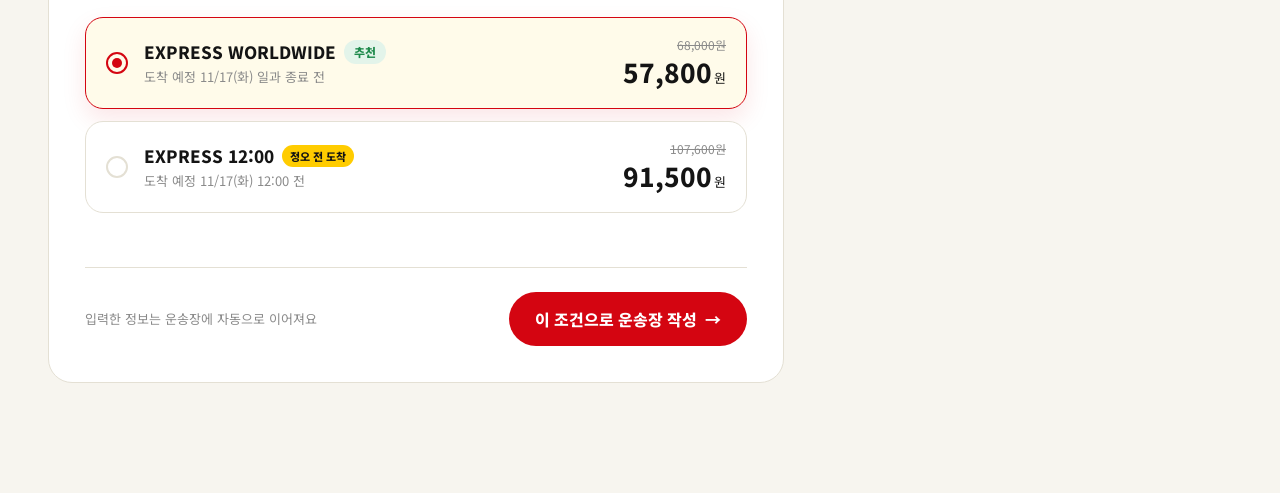
<file: mini/quote.html>
<!doctype html><html lang="ko"><head><meta name="robots" content="noindex,nofollow,noarchive"><meta charset="utf-8"><meta name="viewport" content="width=device-width,initial-scale=1"><title>발송하기 통합 시안 · 요금산출+운송장+픽업 · DHL Express 리뉴얼</title>
<link rel="stylesheet" href="https://fonts.googleapis.com/css2?family=Noto+Sans+KR:wght@400;500;600;700;800;900&display=swap">
<style>
:root{--yellow:#FFCC00;--yellow-2:#FFE27A;--red:#D40511;--ink:#141414;--ink-2:#4a4a4a;--ink-3:#8a8a8a;--paper:#F7F5EF;--line:#E4E0D4;--navy:#0B1B2B;--navy-2:#13283d;--green:#1F8A4C;--rc:#FFFDF7}
*{box-sizing:border-box;margin:0;padding:0}
body{font-family:Pretendard,"Noto Sans KR",-apple-system,"Apple SD Gothic Neo",sans-serif;color:var(--ink);background:var(--paper);-webkit-font-smoothing:antialiased;padding-bottom:110px}
a{color:inherit;text-decoration:none}button{font-family:inherit;cursor:pointer;border:0;background:none;color:inherit}
input,select,textarea{font-family:inherit}
.wrap{max-width:1360px;margin:0 auto;padding:0 48px}
.mono{font-family:"Courier New",Courier,monospace}
/* header */
header{position:sticky;top:0;z-index:50;background:rgba(247,245,239,.92);backdrop-filter:blur(12px);box-shadow:0 1px 0 var(--line)}
header .inner{display:flex;align-items:center;height:76px;gap:40px}
.logo{display:flex;align-items:baseline;gap:6px}
.logo b{font-weight:900;font-style:italic;color:var(--red);font-size:30px;letter-spacing:-.04em;background:var(--yellow);padding:0 10px;border-radius:4px}
.logo span{font-size:13px;font-weight:700;letter-spacing:.08em}
nav.gnb{display:flex;gap:6px;font-size:16px;font-weight:600}
nav.gnb a{padding:8px 14px;border-radius:999px}nav.gnb a.on{color:var(--red)}
.hd-right{margin-left:auto;display:flex;gap:18px;font-size:14px;font-weight:600;align-items:center}
/* buttons */
.btn{display:inline-flex;align-items:center;justify-content:center;gap:8px;height:54px;padding:0 26px;border-radius:999px;font-weight:800;font-size:16px;transition:transform .2s,box-shadow .2s,background .2s;white-space:nowrap}
.btn:hover{transform:translateY(-2px)}
.btn-red{background:var(--red);color:#fff}.btn-red:hover{box-shadow:0 12px 26px rgba(212,5,17,.28)}
.btn-yellow{background:var(--yellow);color:var(--ink)}
.btn-ink{background:var(--ink);color:#fff}
.btn-ghost{background:#fff;border:1.5px solid var(--line)}
.btn-sm{height:40px;padding:0 18px;font-size:14px}
.arrow{transition:transform .2s;display:inline-block}.btn:hover .arrow{transform:translateX(4px)}
/* hero */
.sub-hero{padding:46px 0 26px}
.crumb{font-size:13px;color:var(--ink-3);font-weight:600;margin-bottom:14px}.crumb b{color:var(--ink)}
.sub-title{font-size:56px;letter-spacing:-.04em;line-height:1.1;font-weight:800}
.sub-title em{font-style:normal;background:linear-gradient(transparent 62%,var(--yellow) 62%)}
.sub-desc{margin-top:14px;font-size:18px;color:var(--ink-2)}
/* ===== 단계형 stepper ===== */
.stepper{position:relative;margin:8px 0 30px;padding-top:50px}
.stepper .rail,.stepper .fill{position:absolute;left:20px;right:20px;top:70px;height:4px;border-radius:4px;background:var(--line)}
.stepper .fill{right:auto;background:var(--red);width:0;transition:width .8s cubic-bezier(.6,0,.2,1)}
.stepper .nodes{display:flex;justify-content:space-between;position:relative}
.stepper .nd{display:flex;flex-direction:column;align-items:center;gap:10px;font-size:14px;font-weight:700;color:var(--ink-3);width:120px;cursor:pointer}
.stepper .nd:first-child{align-items:flex-start}.stepper .nd:last-child{align-items:flex-end}
.stepper .nd i{width:44px;height:44px;border-radius:50%;background:#fff;border:3px solid var(--line);display:flex;align-items:center;justify-content:center;font-style:normal;font-size:15px;transition:all .35s}
.stepper .nd.done i{background:var(--red);border-color:var(--red);color:#fff}
.stepper .nd.cur{color:var(--ink)}.stepper .nd.cur i{border-color:var(--red);color:var(--red);box-shadow:0 0 0 6px rgba(212,5,17,.12)}
.stepper .nd small{font-size:12px;font-weight:600;color:var(--ink-3);margin-top:-6px}
.rider{position:absolute;top:0;left:0;width:62px;height:46px;transition:left .8s cubic-bezier(.6,0,.2,1);pointer-events:none}
.rider svg{width:100%;height:100%;animation:bob .9s ease-in-out infinite}
@keyframes bob{50%{transform:translateY(-3px)}}
/* ===== 탭형 ===== */
.tabs{display:grid;grid-template-columns:repeat(3,1fr);gap:14px;margin:6px 0 18px}
.tab{position:relative;display:flex;gap:16px;align-items:center;padding:20px 22px;border-radius:20px;background:#fff;border:1.5px solid var(--line);text-align:left;transition:all .25s}
.tab:hover{border-color:var(--ink)}
.tab .no{width:46px;height:46px;flex:none;border-radius:14px;background:var(--paper);display:flex;align-items:center;justify-content:center;font-weight:900;font-size:18px}
.tab b{font-size:19px;display:block}.tab span{font-size:13px;color:var(--ink-3);font-weight:600}
.tab .st{margin-left:auto;font-size:12px;font-weight:800;padding:5px 10px;border-radius:999px;background:#EEE;color:#666}
.tab.on{background:var(--ink);color:#fff;border-color:var(--ink);box-shadow:0 14px 30px rgba(0,0,0,.15)}
.tab.on .no{background:var(--yellow);color:var(--ink)}.tab.on span{color:#aaa}
.tab .st.ok{background:#E3F4EA;color:var(--green)}.tab .st.go{background:var(--yellow);color:var(--ink)}
.tab.on::after{content:"";position:absolute;left:50%;bottom:-9px;width:16px;height:16px;background:var(--ink);transform:translateX(-50%) rotate(45deg);border-radius:3px}
.subnav{display:flex;gap:8px;margin:0 0 18px;flex-wrap:wrap}
.subnav button{height:40px;padding:0 16px;border-radius:999px;border:1.5px solid var(--line);background:#fff;font-weight:700;font-size:14px;display:flex;align-items:center;gap:8px}
.subnav button i{font-style:normal;width:22px;height:22px;border-radius:50%;background:var(--paper);font-size:12px;display:flex;align-items:center;justify-content:center}
.subnav button.on{border-color:var(--red);color:var(--red)}.subnav button.on i{background:var(--red);color:#fff}
.subnav button.done i{background:var(--green);color:#fff}
.carry{display:flex;align-items:center;gap:10px;padding:12px 16px;border-radius:14px;background:#FFF8D6;color:#5a4800;font-size:14px;font-weight:600;margin-bottom:16px}
.carry b{color:var(--ink)}
/* ===== layout ===== */
.grid{display:grid;grid-template-columns:minmax(0,1fr) 420px;gap:28px;align-items:start}
.card{background:#fff;border:1px solid var(--line);border-radius:24px}
.panel{display:none;padding:36px}
.panel.on{display:block;animation:slideIn .5s cubic-bezier(.2,.8,.2,1)}
@keyframes slideIn{from{opacity:0;transform:translateX(30px)}to{opacity:1;transform:none}}
.p-head{display:flex;align-items:center;gap:14px;margin-bottom:6px}
.p-head h3{font-size:26px;letter-spacing:-.02em}
.p-head .mini{width:52px;height:48px;display:none}
.v-C .p-head .mini{display:block}
.p-sub{color:var(--ink-3);font-size:15px;margin-bottom:24px}
.blk{padding:24px 0;border-top:1px solid var(--line)}.blk:first-of-type{border-top:0;padding-top:4px}
.blk-t{display:flex;justify-content:space-between;align-items:baseline;margin-bottom:14px;gap:12px}
.blk-t b{font-size:17px}.blk-t span{font-size:13px;color:var(--ink-3)}
.field{display:flex;flex-direction:column;gap:7px;flex:1;min-width:0}
.field label{font-size:13px;font-weight:700;color:var(--ink-2)}.field label em{color:var(--red);font-style:normal}
.field label .opt{color:var(--ink-3);font-weight:600}
.inp{height:50px;border:1.5px solid var(--line);border-radius:12px;padding:0 14px;font-size:15px;background:#fff;color:var(--ink);outline:none;transition:border .2s,box-shadow .2s;width:100%}
.inp:focus{border-color:var(--ink);box-shadow:0 0 0 4px rgba(20,20,20,.06)}
.inp:disabled,.inp[readonly]{background:var(--paper);color:var(--ink-2)}
textarea.inp{height:84px;padding:12px 14px;resize:none;line-height:1.5}
.row{display:flex;gap:12px;margin-bottom:12px}.row:last-child{margin-bottom:0}
.chips{display:flex;gap:8px;flex-wrap:wrap}
.chip{height:44px;padding:0 18px;border-radius:999px;border:1.5px solid var(--line);background:#fff;font-weight:700;font-size:14px;transition:all .2s;display:inline-flex;align-items:center;gap:6px}
.chip:hover{border-color:var(--ink)}.chip.on{background:var(--ink);border-color:var(--ink);color:#fff}
.tag{display:inline-flex;align-items:center;gap:5px;height:24px;padding:0 10px;border-radius:999px;font-size:12px;font-weight:800;background:#FFF4C2;color:#7A5B00}
.tag.g{background:#E3F4EA;color:var(--green)}.tag.r{background:#FDE8E9;color:var(--red)}
.check{display:flex;align-items:center;gap:10px;font-size:14px;font-weight:600;cursor:pointer;user-select:none}
.check input{width:20px;height:20px;accent-color:var(--red)}
.two{display:grid;grid-template-columns:1fr 1fr;gap:22px}
.fs{padding:22px;border-radius:18px;background:var(--paper)}
.fs-t{display:flex;align-items:center;gap:8px;font-weight:800;font-size:16px;margin-bottom:14px}
.fs-t i{width:10px;height:10px;border-radius:50%;background:var(--red)}
.fs .inp{background:#fff}
.nav-btns{display:flex;justify-content:space-between;align-items:center;margin-top:30px;padding-top:24px;border-top:1px solid var(--line)}
.hint{font-size:13px;color:var(--ink-3)}
/* quote */
.presets{display:grid;grid-template-columns:repeat(4,1fr);gap:10px}
.pre{position:relative;border:1.5px solid var(--line);border-radius:16px;padding:10px 8px 12px;background:#fff;text-align:center;transition:all .2s}
.pre:hover{border-color:var(--ink);transform:translateY(-2px)}
.pre.on{border-color:var(--red);background:#FFFBEA;box-shadow:0 8px 20px rgba(212,5,17,.12)}
.pre svg{width:100%;height:74px;display:block}
.pre b{display:block;font-size:13px;margin-top:4px}.pre span{font-size:11px;color:var(--ink-3)}
.pre.on::after{content:"✓";position:absolute;right:8px;top:8px;width:20px;height:20px;border-radius:50%;background:var(--red);color:#fff;font-size:12px;line-height:20px;font-weight:900}
.range-wrap{display:flex;align-items:center;gap:18px}
input[type=range]{flex:1;accent-color:var(--red)}
.kg-out{min-width:110px;height:52px;border-radius:12px;background:var(--paper);display:flex;align-items:center;justify-content:center;font-size:22px;font-weight:800;font-variant-numeric:tabular-nums}
.kg-out small{font-size:14px;margin-left:4px;color:var(--ink-2)}
.qty{display:flex;align-items:center;border:1.5px solid var(--line);border-radius:12px;height:52px;overflow:hidden}
.qty button{width:48px;height:100%;font-size:20px;font-weight:700}.qty button:hover{background:var(--paper)}
.qty b{min-width:44px;text-align:center;font-size:18px}
.vol{margin-top:14px;padding:14px 16px;border-radius:12px;background:#FFF8D6;font-size:14px;line-height:1.6;color:#5a4800}.vol b{color:var(--ink)}
.stage-box{display:none;position:relative;margin:-6px 0 18px;border-radius:20px;background:linear-gradient(180deg,#FFF6CC,#FFFDF5);height:250px;overflow:hidden}
.v-C .stage-box{display:block}
.stage-box svg{width:100%;height:100%}
.stage-box .lbl{position:absolute;left:18px;top:16px;font-size:13px;color:#7A5B00;font-weight:700}
.stage-box .lbl b{display:block;font-size:22px;color:var(--ink);margin-top:2px}
.stage-box .lbl2{position:absolute;right:18px;top:16px;text-align:right;font-size:13px;color:#7A5B00;font-weight:700}
.stage-box .lbl2 b{display:block;font-size:22px;color:var(--red);margin-top:2px}
.prods{display:grid;gap:12px}
.prod{display:flex;align-items:center;gap:16px;padding:18px 20px;border-radius:18px;border:1.5px solid var(--line);background:#fff;text-align:left;width:100%;transition:all .25s}
.prod:hover{border-color:var(--ink)}
.prod.on{border-color:var(--red);background:#FFFBEA;box-shadow:0 10px 24px rgba(212,5,17,.1)}
.prod .rad{width:22px;height:22px;border-radius:50%;border:2px solid var(--line);flex:none;position:relative}
.prod.on .rad{border-color:var(--red)}.prod.on .rad::after{content:"";position:absolute;inset:4px;border-radius:50%;background:var(--red)}
.prod .nm{font-size:17px;font-weight:800;display:flex;align-items:center;gap:8px}
.prod .eta{font-size:13px;color:var(--ink-3);margin-top:3px}
.prod .pr{margin-left:auto;text-align:right}
.prod .pr s{display:block;font-size:12px;color:var(--ink-3)}
.prod .pr b{font-size:26px;font-weight:800;font-variant-numeric:tabular-nums}.prod .pr small{font-size:13px;margin-left:2px}
.v-B .prods-wrap{display:none}
.empty{padding:22px;border-radius:16px;border:1.5px dashed var(--line);color:var(--ink-3);text-align:center;font-size:15px}
/* items */
.purpose .chip{height:52px;padding:0 20px;font-size:15px}
.item-row{display:grid;grid-template-columns:1.6fr .9fr .6fr .8fr .7fr .8fr 32px;gap:10px;align-items:end;padding:16px;border-radius:16px;background:var(--paper);margin-bottom:10px}
.item-row .inp{height:46px;background:#fff}
.item-row .del{height:46px;color:var(--ink-3);font-size:18px}
.inv{display:flex;justify-content:space-between;align-items:center;padding:16px 20px;border-radius:14px;border:1.5px dashed var(--line);margin-top:6px}
.inv b{font-size:22px}
.duty{display:grid;grid-template-columns:1fr 1fr;gap:12px}
.duty button{padding:18px;border-radius:16px;border:1.5px solid var(--line);text-align:left;background:#fff}
.duty button.on{border-color:var(--red);background:#FFFBEA}
.duty b{display:block;font-size:16px}.duty span{font-size:13px;color:var(--ink-3)}
/* addons */
.dates{display:grid;grid-template-columns:repeat(5,1fr);gap:10px}
.date{border:1.5px solid var(--line);border-radius:16px;padding:12px 0;background:#fff;text-align:center;transition:all .2s}
.date small{display:block;font-size:12px;color:var(--ink-3);font-weight:700}.date b{font-size:24px}
.date.on{background:var(--yellow);border-color:var(--yellow)}
.date.on small{color:var(--ink)}
.addon{display:flex;align-items:center;gap:16px;padding:18px 20px;border-radius:18px;border:1.5px solid var(--line);margin-bottom:10px;cursor:pointer;transition:all .2s}
.addon:hover{border-color:var(--ink)}
.addon.on{border-color:var(--red);background:#FFFBEA}
.addon .ic{width:46px;height:46px;border-radius:14px;background:var(--paper);display:flex;align-items:center;justify-content:center;font-size:22px;flex:none}
.addon.on .ic{background:var(--yellow)}
.addon b{font-size:16px;display:block}.addon span{font-size:13px;color:var(--ink-3)}
.addon .p{margin-left:auto;font-weight:800;font-size:16px;white-space:nowrap}
.sw{width:46px;height:26px;border-radius:999px;background:#ddd;position:relative;flex:none;transition:background .2s}
.sw::after{content:"";position:absolute;left:3px;top:3px;width:20px;height:20px;border-radius:50%;background:#fff;transition:transform .25s cubic-bezier(.2,.8,.2,1)}
.addon.on .sw{background:var(--red)}.addon.on .sw::after{transform:translateX(20px)}
.upsell{display:flex;gap:12px;align-items:center;padding:14px 18px;border-radius:14px;background:var(--navy);color:#fff;font-size:14px;margin-top:6px}
.upsell b{color:var(--yellow)}
/* pickup */
.how{display:grid;grid-template-columns:repeat(3,1fr);gap:12px}
.how button{padding:20px 18px;border-radius:18px;border:1.5px solid var(--line);background:#fff;text-align:left;transition:all .2s}
.how button:hover{border-color:var(--ink)}
.how button.on{border-color:var(--red);background:#FFFBEA}
.how .e{font-size:28px}.how b{display:block;font-size:16px;margin-top:8px}.how span{font-size:13px;color:var(--ink-3);line-height:1.5}
.tl{position:relative;height:74px;margin-top:6px}
.tl .bar{position:absolute;left:0;right:0;top:30px;height:10px;border-radius:10px;background:var(--paper)}
.tl .sel{position:absolute;top:30px;height:10px;border-radius:10px;background:var(--red)}
.tl input{position:absolute;left:0;right:0;top:22px;width:100%;pointer-events:none;background:none;-webkit-appearance:none;appearance:none;height:26px}
.tl input::-webkit-slider-thumb{pointer-events:auto;-webkit-appearance:none;width:26px;height:26px;border-radius:50%;background:#fff;border:3px solid var(--red);box-shadow:0 3px 8px rgba(0,0,0,.2);cursor:grab}
.tl input::-moz-range-thumb{pointer-events:auto;width:22px;height:22px;border-radius:50%;background:#fff;border:3px solid var(--red)}
.tl .ticks{position:absolute;left:0;right:0;top:50px;display:flex;justify-content:space-between;font-size:12px;color:var(--ink-3);font-weight:600}
.tl-out{display:flex;align-items:center;gap:10px;font-size:15px;font-weight:700}
.tl-out b{font-size:26px;font-variant-numeric:tabular-nums}
.addr-card{display:flex;gap:14px;align-items:flex-start;padding:18px;border-radius:16px;background:var(--paper)}
.addr-card .pin{width:40px;height:40px;border-radius:12px;background:var(--yellow);display:flex;align-items:center;justify-content:center;flex:none}
.addr-card p{font-size:14px;color:var(--ink-2);line-height:1.6}
.qr-note{display:none;margin-top:12px;padding:14px 16px;border-radius:14px;background:#EEF5FB;font-size:14px;color:#2b4a63}
.qr-note.on{display:block}
/* confirm */
.sumc{display:grid;gap:10px}
.sumc .s{display:flex;align-items:flex-start;gap:16px;padding:16px 20px;border-radius:16px;background:var(--paper)}
.sumc .s .k{width:110px;font-size:13px;font-weight:800;color:var(--ink-3);padding-top:2px;flex:none}
.sumc .s .v{font-size:15px;font-weight:600;line-height:1.6;flex:1}
.sumc .s a{font-size:13px;font-weight:800;color:var(--red);cursor:pointer;flex:none}
.pays{display:grid;grid-template-columns:repeat(3,1fr);gap:10px}
.pays button{height:64px;border-radius:16px;border:1.5px solid var(--line);background:#fff;font-weight:800;font-size:15px}
.pays button.on{border-color:var(--ink);background:var(--ink);color:#fff}
.promo{display:flex;gap:10px}
.agree{padding:18px 20px;border-radius:16px;border:1.5px solid var(--line);display:grid;gap:12px}
/* done */
.done-hero{text-align:center;padding:10px 0 0}
.done-hero h3{font-size:34px;letter-spacing:-.03em;margin-top:10px}
.done-hero p{color:var(--ink-2);margin-top:8px}
.road{position:relative;height:210px;margin:10px -36px 0;overflow:hidden;background:linear-gradient(180deg,#fff 0,#fff 70%,#EFECE3 70%)}
.road .lane{position:absolute;left:0;right:0;bottom:30px;height:4px;background:repeating-linear-gradient(90deg,#d6d0bf 0 28px,transparent 28px 56px)}
.road .truck{position:absolute;bottom:22px;left:-260px;width:240px}
.road .dbox{position:absolute;bottom:40px;left:50%;width:90px;margin-left:-45px}
.road.go .truck{animation:truckIn 3.6s cubic-bezier(.45,0,.2,1) forwards}
.road.go .dbox{animation:boxLoad 3.6s ease forwards}
@keyframes truckIn{0%{left:-260px}38%{left:calc(50% - 175px)}62%{left:calc(50% - 175px)}100%{left:110%}}
@keyframes boxLoad{0%,38%{transform:none;opacity:1}50%{transform:translate(-70px,-30px) scale(.7);opacity:1}54%{opacity:0;transform:translate(-80px,-10px) scale(.5)}100%{opacity:0}}
.wbno{display:inline-flex;gap:12px;align-items:center;margin-top:18px;padding:16px 24px;border-radius:16px;background:var(--ink);color:#fff}
.wbno span{font-size:13px;color:#aaa}.wbno b{font-size:26px;letter-spacing:.06em}
.done-acts{display:flex;gap:10px;justify-content:center;margin-top:22px}
.done-grid{display:grid;grid-template-columns:repeat(3,1fr);gap:12px;margin-top:26px;text-align:left}
.done-grid div{padding:18px;border-radius:16px;background:var(--paper)}
.done-grid small{font-size:12px;color:var(--ink-3);font-weight:800}.done-grid b{display:block;margin-top:4px;font-size:15px}

/* ===== RIGHT: aside ===== */
.aside{position:sticky;top:96px}
/* navy (variant B, quote step) */
.navy{background:var(--navy);color:#fff;border-radius:24px;padding:26px;display:none}
.bx-wrap{position:relative;padding-top:60px;margin-bottom:12px}
.route-tag{position:absolute;left:0;top:0;font-size:13px;color:#9fb0c0}.route-tag b{display:block;color:#fff;font-size:20px;margin-top:4px}
.applied{position:absolute;right:0;top:0;text-align:right;font-size:13px;color:#9fb0c0}.applied b{display:block;color:var(--yellow);font-size:24px;margin-top:4px}
#nBox{width:100%;height:230px;display:block}
.cmp{display:grid;gap:9px;margin-top:4px}
.cmp>div{display:grid;grid-template-columns:70px 1fr 64px;align-items:center;gap:12px;font-size:13px;color:#9fb0c0}
.cmp i{height:10px;border-radius:10px;background:#1b3349;overflow:hidden;display:block}
.cmp em{display:block;height:100%;width:0;border-radius:10px;background:#5d7a96;transition:width .5s cubic-bezier(.2,.8,.2,1)}
.cmp em.win{background:var(--yellow)}
.cmp b{color:#fff;text-align:right}.cmp b.win{color:var(--yellow)}
.nopts{display:grid;gap:10px;margin-top:16px}
.nopt{display:flex;justify-content:space-between;align-items:center;padding:16px 18px;border-radius:16px;border:1.5px solid #29435d;background:var(--navy-2);text-align:left;width:100%;transition:all .25s;color:#fff}
.nopt.on{border-color:var(--yellow);background:#1b3349}
.nopt .nm{font-size:15px;font-weight:800;display:flex;gap:8px;align-items:center}
.nopt .eta{font-size:12px;color:#9fb0c0;margin-top:3px}
.nopt .pr{font-size:24px;font-weight:800;color:var(--yellow)}.nopt .pr small{font-size:13px;color:#c6d2dd}
.tagf{font-size:11px;background:var(--yellow);color:var(--ink);padding:3px 8px;border-radius:999px}
.navy .btn{width:100%;margin-top:14px}
.navy .q-note{font-size:12px;color:#7d90a3;margin-top:10px;text-align:center}
/* receipt */
.rc-zone{position:relative}
.rc-box{display:none;position:relative;height:190px;margin-bottom:-4px;z-index:2}
.v-A .rc-box{display:block}
.rc-box svg{width:100%;height:100%;overflow:visible}
.rc-box .hop{animation:hop .6s cubic-bezier(.3,1.6,.5,1)}
@keyframes hop{0%{transform:translateY(0)}40%{transform:translateY(-22px)}100%{transform:none}}
.printer{position:relative;height:30px;border-radius:14px 14px 6px 6px;background:var(--navy);z-index:3;display:flex;align-items:center;justify-content:space-between;padding:0 16px;color:#9fb0c0;font-size:11px;font-weight:700;letter-spacing:.08em}
.printer i{width:8px;height:8px;border-radius:50%;background:#2fd36b;box-shadow:0 0 8px #2fd36b;animation:blink 1.4s infinite}
@keyframes blink{50%{opacity:.3}}
.printer::after{content:"";position:absolute;left:14px;right:14px;bottom:-4px;height:8px;border-radius:0 0 6px 6px;background:#050d16}
.rcpt{position:relative;margin:0 14px;background:var(--rc);color:var(--ink);padding:22px 22px 30px;box-shadow:0 18px 40px rgba(20,20,20,.12);font-size:13px;transform-origin:top}
.rcpt::after{content:"";position:absolute;left:0;right:0;bottom:-12px;height:12px;background:linear-gradient(-45deg,transparent 8px,var(--rc) 0) 0 0/16px 12px repeat-x,linear-gradient(45deg,transparent 8px,var(--rc) 0) 0 0/16px 12px repeat-x;filter:drop-shadow(0 4px 2px rgba(0,0,0,.05))}
.rcpt .ytop{position:absolute;left:0;right:0;top:0;height:6px;background:var(--yellow)}
.rc-hd{text-align:center;padding:6px 0 10px}
.rc-hd .lg{display:inline-block;font-weight:900;font-style:italic;color:var(--red);font-size:24px;letter-spacing:-.04em;background:var(--yellow);padding:0 8px;border-radius:3px}
.rc-hd h4{font-size:15px;margin-top:8px;letter-spacing:-.01em}
.rc-hd p{font-size:11px;color:var(--ink-3);margin-top:2px}
.dash{border-top:1.5px dashed #cfc8b6;margin:12px 0}
.route{display:flex;align-items:center;justify-content:space-between;text-align:center}
.route .c b{display:block;font-size:26px;font-weight:900;letter-spacing:-.02em}
.route .c span{font-size:11px;color:var(--ink-3);font-weight:600}
.route .pl{flex:1;position:relative;height:20px;margin:0 10px}
.route .pl::before{content:"";position:absolute;left:0;right:0;top:9px;border-top:1.5px dashed #b9b19c}
.route .pl svg{position:absolute;left:50%;top:0;width:22px;height:20px;margin-left:-11px;background:var(--rc);padding:0 2px}
.grp{overflow:hidden;max-height:0;opacity:0;transition:max-height .7s cubic-bezier(.2,.8,.2,1),opacity .4s}
.grp.show{max-height:260px;opacity:1}
.rl{display:flex;justify-content:space-between;gap:12px;padding:4px 0;line-height:1.45}
.rl .k{color:var(--ink-3);font-weight:600;flex:none}
.rl .v{text-align:right;font-weight:700}
.rl .v.wait{color:#c2baa5;font-weight:600}
.rl.flash .v{animation:flash 1.1s ease}
@keyframes flash{0%{background:var(--yellow)}100%{background:transparent}}
.rl.sub .k,.rl.sub .v{font-size:12px}
.rl.minus .v{color:var(--red)}
.rc-sec{font-size:10px;font-weight:800;color:var(--ink-3);letter-spacing:.14em;margin:2px 0 4px}
.total{display:flex;justify-content:space-between;align-items:flex-end;padding-top:4px}
.total span{font-size:12px;font-weight:800}
.total b{font-family:"Courier New",monospace;font-size:30px;font-weight:700;letter-spacing:-.02em}
.total s{display:block;text-align:right;font-size:12px;color:var(--ink-3);font-family:"Courier New",monospace}
.barcode{height:44px;margin-top:14px;background:repeating-linear-gradient(90deg,#141414 0 2px,transparent 2px 4px,#141414 4px 5px,transparent 5px 8px,#141414 8px 11px,transparent 11px 12px,#141414 12px 13px,transparent 13px 16px)}
.bc-no{text-align:center;font-family:"Courier New",monospace;font-size:11px;letter-spacing:.3em;margin-top:6px;color:var(--ink-2)}
.rc-cta{margin:26px 14px 0}
.rc-cta .btn{width:100%}
.rc-note{font-size:11px;color:var(--ink-3);text-align:center;margin-top:10px}
.stamp{position:absolute;right:22px;top:230px;z-index:2;background:rgba(255,253,247,.6);border:3px solid var(--red);color:var(--red);font-weight:900;font-size:26px;padding:4px 12px;border-radius:8px;transform:rotate(-14deg) scale(2.2);opacity:0;letter-spacing:.06em;font-family:"Courier New",monospace;pointer-events:none;transition:all .45s cubic-bezier(.3,1.6,.5,1)}
.stamp.on{opacity:.85;transform:rotate(-14deg) scale(1)}
/* variant visibility */
.v-B.st-quote .navy{display:block}
.v-B.st-quote .rc-zone{display:none}
.flipin{animation:flip .7s cubic-bezier(.2,.8,.2,1)}
@keyframes flip{from{transform:perspective(900px) rotateY(-90deg);opacity:.2}to{transform:none;opacity:1}}
.print-in{animation:printIn .9s cubic-bezier(.2,.8,.2,1)}
@keyframes printIn{from{clip-path:inset(0 0 100% 0);transform:translateY(-30px)}to{clip-path:inset(0 0 -20px 0);transform:none}}
/* review toolbar */
#rv{position:fixed;left:50%;bottom:18px;transform:translateX(-50%);z-index:99;display:flex;align-items:center;gap:16px;background:var(--ink);color:#fff;padding:10px 12px 10px 20px;border-radius:999px;box-shadow:0 20px 50px rgba(0,0,0,.3);font-size:13px;font-weight:700}
#rv .g{display:flex;align-items:center;gap:6px}
#rv .g>span{color:#999;margin-right:4px;white-space:nowrap}
#rv .tip{white-space:nowrap}
.still #rv{display:none}
#rv button{white-space:nowrap;height:36px;padding:0 14px;border-radius:999px;color:#ccc;font-weight:700;font-size:13px}
#rv button.on{background:var(--yellow);color:var(--ink)}
#rv .sep{width:1px;height:22px;background:#333}
#rv .tip{font-size:11px;color:#777;font-weight:600}
#toast{position:fixed;left:50%;top:96px;transform:translate(-50%,-20px);background:var(--ink);color:#fff;padding:14px 22px;border-radius:999px;font-size:14px;font-weight:700;opacity:0;transition:all .3s;z-index:95;pointer-events:none}
#toast.on{opacity:1;transform:translate(-50%,0)}
.mode-step .tabs,.mode-step .subnav,.mode-step .carry{display:none}
.mode-tab .stepper{display:none}
@media(max-width:850px){#rv{box-sizing:border-box;width:max-content;max-width:100%;flex-direction:column;gap:4px;padding:6px;border-radius:12px;bottom:4px}#rv .sep,#rv .tip{display:none}#rv button{padding:0 7px;font-size:12px}body{padding-bottom:110px}}</style></head>
<body class="mode-step v-A st-quote">

<header><div class="wrap inner">
  <a class="logo" href="index.html"><b>DHL</b><span>EXPRESS</span></a>
  <nav class="gnb"><a class="on" aria-current="page" href="quote.html">요금산출</a><a href="track.html">배송조회</a><a href="index.html#services">서비스</a><a href="index.html#support">고객지원</a><a href="guide.html">가이드</a></nav>
  <div class="hd-right"><a href="#">로그인</a><a href="#">KOR</a></div>
</div></header>

<section class="sub-hero"><div class="wrap">
  <div class="crumb">홈 / <b>발송하기</b></div>
  <h1 class="sub-title">요금 확인부터 픽업까지,<br><em>한 화면에서 끝내요.</em></h1>
  <p class="sub-desc">한 번 입력한 정보는 다음 단계로 자동으로 이어져요. 오른쪽 영수증에서 실시간으로 확인하세요.</p>
</div></section>

<section><div class="wrap">
  <!-- 단계형 -->
  <div class="stepper" id="stepper">
    <div class="rider" id="rider"><svg viewBox="0 0 62 46"><g id="riderBox"></g></svg></div>
    <div class="rail"></div><div class="fill" id="fill"></div>
    <div class="nodes" id="nodes"></div>
  </div>
  <!-- 탭형 -->
  <div class="tabs" id="tabs">
    <button class="tab" data-t="quote"><div class="no">01</div><div><b>요금 산출</b><span>어디로 · 얼마나</span></div><em class="st" id="ts-quote"></em></button>
    <button class="tab" data-t="waybill"><div class="no">02</div><div><b>운송장 작성</b><span>주소 · 물품 · 결제</span></div><em class="st" id="ts-waybill"></em></button>
    <button class="tab" data-t="pickup"><div class="no">03</div><div><b>픽업 예약</b><span>언제 · 어디서</span></div><em class="st" id="ts-pickup"></em></button>
  </div>
  <div class="subnav" id="subnav"></div>
  <div class="carry" id="carry"></div>

  <div class="grid">
    <div class="card" id="main">

      <!-- ① 요금 -->
      <div class="panel" data-p="quote">
        <div class="p-head"><svg class="mini" data-mini viewBox="0 0 120 110"></svg><h3>어디로, 얼마나 보내나요?</h3></div>
        <p class="p-sub">조건을 바꾸면 요금이 바로 다시 계산돼요.</p>
        <div class="stage-box"><svg id="cBox" viewBox="-180 -230 360 260"></svg><div class="lbl">예상 경로<b id="cRoute">서울 → 도쿄</b></div><div class="lbl2">요금 적용 무게<b id="cApplied">2.0kg</b></div></div>
        <div class="blk"><div class="blk-t"><b>어디로 보내나요?</b><span>출발지는 대한민국으로 고정돼요</span></div>
          <div class="row"><div class="field"><label>출발지</label><input class="inp" value="대한민국 · 서울" disabled></div>
          <div class="field"><label>도착지 <em>*</em></label><select class="inp" id="qDest"></select></div></div></div>
        <div class="blk"><div class="blk-t"><b>무엇을 보내나요?</b></div>
          <div class="chips" id="qType"><button class="chip" data-v="doc">✉️ 서류</button><button class="chip on" data-v="box">📦 물품</button></div></div>
        <div class="blk" id="qPkgBlk"><div class="blk-t"><b>어떤 상자에 담나요?</b><span>DHL 박스를 고르면 크기가 자동으로 입력돼요</span></div>
          <div class="presets" id="presets"></div>
          <div class="row" id="ownDims" style="margin-top:14px"><div class="field"><label>가로 cm</label><input class="inp" id="qL" type="number" min="1"></div><div class="field"><label>세로 cm</label><input class="inp" id="qW" type="number" min="1"></div><div class="field"><label>높이 cm</label><input class="inp" id="qH" type="number" min="1"></div></div>
        </div>
        <div class="blk"><div class="blk-t"><b>무게와 개수</b><span id="qMaxTxt">0.5kg ~ 70kg</span></div>
          <div class="range-wrap"><input type="range" id="qKg" min="0.5" max="70" step="0.5" value="2"><div class="kg-out"><span id="qKgOut">2.0</span><small>kg</small></div>
          <div class="qty"><button data-q="-1">−</button><b id="qQty">1</b><button data-q="1">+</button></div></div>
          <div class="vol" id="qVol"></div></div>
        <div class="blk prods-wrap"><div class="blk-t"><b>서비스를 골라주세요</b><span>할인 적용가 · 시안용 예시 금액</span></div><div class="prods" id="prods"></div></div>
        <div class="nav-btns"><span class="hint">입력한 정보는 운송장에 자동으로 이어져요</span><button class="btn btn-red" data-next>이 조건으로 운송장 작성 <span class="arrow">→</span></button></div>
      </div>

      <!-- ② 주소 -->
      <div class="panel" data-p="addr">
        <div class="p-head"><svg class="mini" data-mini viewBox="0 0 120 110"></svg><h3>보내는 분과 받는 분</h3></div>
        <p class="p-sub">받는 분 정보는 통관을 위해 <b>영문</b>으로 입력해 주세요. <em style="color:var(--red);font-style:normal">*</em> 필수</p>
        <div class="two">
          <div class="fs"><div class="fs-t"><i></i>보내는 분 <span class="tag g" style="margin-left:auto">픽업 주소로도 쓰여요</span></div>
            <div class="row"><div class="field"><label>이름 <em>*</em></label><input class="inp" id="sName"></div><div class="field"><label>회사 <span class="opt">(선택)</span></label><input class="inp" id="sCom" placeholder="회사명"></div></div>
            <div class="row"><div class="field"><label>주소 <em>*</em></label><input class="inp" id="sAddr"></div></div>
            <div class="row"><div class="field"><label>우편번호 <em>*</em></label><input class="inp" id="sZip"></div><div class="field"><label>도시</label><input class="inp" id="sCity" readonly></div></div>
            <div class="row"><div class="field"><label>휴대폰 <em>*</em></label><input readonly class="inp" id="sTel"></div><div class="field"><label>이메일 <em>*</em></label><input class="inp" id="sMail"></div></div>
            <label class="check" style="margin-top:8px"><input type="checkbox" checked> 배송 알림 문자 받기</label>
          </div>
          <div class="fs"><div class="fs-t"><i style="background:var(--yellow)"></i>받는 분</div>
            <div class="row"><div class="field"><label>이름 (영문) <em>*</em></label><input class="inp" id="rName"></div><div class="field"><label>회사 <span class="opt">(선택)</span></label><input class="inp" placeholder="Company"></div></div>
            <div class="row"><div class="field"><label>국가 <span class="tag">요금 단계에서 가져옴</span></label><input class="inp" id="rCountry" readonly></div></div>
            <div class="row"><div class="field"><label>주소 (영문) <em>*</em></label><input class="inp" id="rAddr"></div></div>
            <div class="row"><div class="field"><label>우편번호 <em>*</em></label><input class="inp" id="rZip"></div><div class="field"><label>도시 <em>*</em></label><input class="inp" id="rCity"></div></div>
            <div class="row"><div class="field"><label>전화 <em>*</em></label><input readonly class="inp" id="rTel"></div><div class="field"><label>이메일 <em>*</em></label><input class="inp" id="rMail"></div></div>
            <label class="check" style="margin-top:8px"><input type="checkbox" id="rHome" checked> 가정집 주소예요 <span class="hint">(주거지역 배송 +8,000원)</span></label>
          </div>
        </div>
        <div class="nav-btns"><button class="btn btn-ghost" data-prev>← 이전</button><button class="btn btn-red" data-next>다음 · 물품 정보 <span class="arrow">→</span></button></div>
      </div>

      <!-- ③ 물품·통관 -->
      <div class="panel" data-p="items">
        <div class="p-head"><svg class="mini" data-mini viewBox="0 0 120 110"></svg><h3>무엇을 보내나요?</h3></div>
        <p class="p-sub">세관에 신고할 정보예요. 입력하면 <b>전자 인보이스가 자동으로</b> 만들어져요.</p>
        <div class="blk"><div class="blk-t"><b>보내는 목적</b><span>목적에 따라 관세가 달라질 수 있어요</span></div>
          <div class="chips purpose" id="purpose"></div></div>
        <div class="blk"><div class="blk-t"><b>품목 상세</b><span>한 품목씩 영문으로 입력해 주세요</span></div>
          <div id="items"></div>
          <button class="btn btn-ghost btn-sm" id="addItem">＋ 품목 추가</button>
          <div class="inv" style="margin-top:16px"><div><div style="font-size:13px;font-weight:800;color:var(--ink-3)">세관 신고 총액</div><div class="hint" id="invSub">수량 1 · 0.0kg</div></div><b class="mono" id="invTot">USD 0.00</b></div></div>
        <div class="blk"><div class="blk-t"><b>관부가세는 누가 내나요?</b><span>무역조건 (Incoterms)</span></div>
          <div class="duty" id="duty"><button data-v="DAP" class="on"><b>받는 분이 내요</b><span>DAP · 가장 일반적이에요</span></button><button data-v="DDP"><b>내가 대신 낼게요</b><span>DDP · 받는 분 부담 0원</span></button></div></div>
        <div class="nav-btns"><button class="btn btn-ghost" data-prev>← 이전</button><button class="btn btn-red" data-next>다음 · 부가 서비스 <span class="arrow">→</span></button></div>
      </div>

      <!-- ④ 부가 서비스 -->
      <div class="panel" data-p="addon">
        <div class="p-head"><svg class="mini" data-mini viewBox="0 0 120 110"></svg><h3>언제 보내고, 무엇을 더할까요?</h3></div>
        <p class="p-sub">발송일을 바꾸면 도착 예정일이 다시 계산돼요.</p>
        <div class="blk"><div class="blk-t"><b>발송일</b><span id="etaTxt"></span></div><div class="dates" id="dates"></div></div>
        <div class="blk"><div class="blk-t"><b>선택한 서비스</b><span>요금 단계에서 고른 서비스예요</span></div><div class="prods" id="prods2"></div></div>
        <div class="blk"><div class="blk-t"><b>부가 서비스</b><span>필요한 것만 켜세요</span></div><div id="addons"></div>
          <div class="upsell">⚡ <span><b>+30,000원</b>이면 다음 날 <b>정오 전</b>에 도착해요 (EXPRESS 12:00)</span><button class="btn btn-yellow btn-sm" style="margin-left:auto" id="upBtn">바꾸기</button></div></div>
        <div class="nav-btns"><button class="btn btn-ghost" data-prev>← 이전</button><button class="btn btn-red" data-next id="addonNext">다음 · 픽업 예약 <span class="arrow">→</span></button></div>
      </div>

      <!-- ⑤ 픽업 -->
      <div class="panel" data-p="pickup">
        <div class="p-head"><svg class="mini" data-mini viewBox="0 0 120 110"></svg><h3>DHL에 어떻게 전달할까요?</h3></div>
        <p class="p-sub">기사님 방문 픽업을 예약하거나, 가까운 서비스포인트에 직접 맡길 수 있어요.</p>
        <div class="blk"><div class="how" id="how">
          <button data-v="pick" class="on"><div class="e">🚚</div><b>기사님 방문 픽업</b><span>원하는 시간에 문 앞으로 가지러 가요</span></button>
          <button data-v="drop"><div class="e">🏪</div><b>서비스포인트에 맡기기</b><span>QR코드만 보여주면 접수 끝</span></button>
          <button data-v="have"><div class="e">📅</div><b>이미 예약했어요</b><span>오늘 예약된 픽업에 추가해요</span></button></div></div>
        <div id="pickOpts">
          <div class="blk"><div class="blk-t"><b>픽업 날짜</b><span>당일 픽업은 17:00까지 요청할 수 있어요</span></div><div class="dates" id="pdates"></div></div>
          <div class="blk"><div class="blk-t"><b>기사님이 와도 되는 시간</b><span>최소 2시간 이상 열어 주세요</span></div>
            <div class="tl-out">⏰ <b id="tFrom">14:00</b> ~ <b id="tTo">17:00</b> <span class="tag g" id="tLen">3시간</span></div>
            <div class="tl"><div class="bar"></div><div class="sel" id="tSel"></div><input type="range" id="tA" min="18" max="36" step="1" value="28"><input type="range" id="tB" min="18" max="36" step="1" value="34"><div class="ticks"><span>09시</span><span>12시</span><span>15시</span><span>18시</span></div></div></div>
          <div class="blk"><div class="blk-t"><b>어디서 받아가면 되나요?</b></div>
            <div class="chips" id="ploc"><button class="chip on" data-v="현관 앞">🚪 현관 앞</button><button class="chip" data-v="리셉션">🛎 리셉션 · 경비실</button><button class="chip" data-v="기타">✏️ 기타</button></div>
            <div class="row" style="margin-top:14px"><div class="field"><label>기사님께 남길 말 <span class="opt">(선택)</span></label><textarea class="inp" id="pMemo" placeholder="예) 공동현관 비밀번호 #1234, 도착 전 전화 주세요"></textarea></div></div>
            <div class="addr-card"><div class="pin">📍</div><div><b style="font-size:15px">픽업 주소</b> <span class="tag g">보내는 분 주소와 같아요</span><p id="pAddr"></p></div></div></div>
        </div>
        <div class="blk"><div class="blk-t"><b>라벨은 어떻게 받을까요?</b></div>
          <div class="chips" id="lbl"><button class="chip on" data-v="print">🖨 직접 출력해서 붙일게요</button><button class="chip" data-v="qr">📱 프린터가 없어요 (QR코드)</button></div>
          <div class="qr-note" id="qrNote">기사님이나 서비스포인트 직원에게 <b>QR코드</b>를 보여주면 라벨을 대신 출력해 붙여 드려요.</div></div>
        <div class="nav-btns"><button class="btn btn-ghost" data-prev>← 이전</button><button class="btn btn-red" data-next id="pickNext">다음 · 확인하고 결제 <span class="arrow">→</span></button></div>
      </div>

      <!-- ⑥ 확인·결제 -->
      <div class="panel" data-p="confirm">
        <div class="p-head"><svg class="mini" data-mini viewBox="0 0 120 110"></svg><h3>마지막으로 확인해 주세요</h3></div>
        <p class="p-sub">고칠 부분이 있으면 <b style="color:var(--red)">수정</b>을 눌러 바로 돌아갈 수 있어요.</p>
        <div class="sumc" id="sumc"></div>
        <div class="blk" style="margin-top:22px"><div class="blk-t"><b>결제 수단</b><span>체크카드는 결제할 수 없어요</span></div>
          <div class="pays" id="pays"><button class="on" data-v="신용카드">💳 신용카드</button><button data-v="계좌이체">🏦 계좌이체</button><button data-v="DHL 고객번호">🔢 DHL 고객번호</button></div>
          <div class="promo" style="margin-top:12px"><input class="inp" placeholder="프로모션 코드 (선택)"><button class="btn btn-ghost btn-sm" style="height:50px">적용</button></div></div>
        <div class="agree"><label class="check"><input type="checkbox" id="agAll" checked> <b>전체 동의</b></label>
          <label class="check" style="font-weight:500;color:var(--ink-2)"><input type="checkbox" checked> [필수] 이용약관 · 전자 세관 인보이스 약관</label>
          <label class="check" style="font-weight:500;color:var(--ink-2)"><input type="checkbox" checked> [필수] 금지 품목이 없음을 확인했어요</label></div>
        <div class="nav-btns"><button class="btn btn-ghost" data-prev>← 이전</button><button class="btn btn-red" data-next id="payBtn">결제하기 <span class="arrow">→</span></button></div>
      </div>

      <!-- 완료 -->
      <div class="panel" data-p="done">
        <div class="done-hero"><span class="tag g" style="height:30px;font-size:13px">✓ 결제 완료</span><h3 id="doneT">발송 준비가 끝났어요!</h3><p id="doneP"></p>
          <div class="road" id="road"><div class="lane"></div><svg class="dbox" id="dBox" viewBox="0 0 120 110"></svg>
            <svg class="truck" viewBox="0 0 240 120"><rect x="0" y="14" width="150" height="74" rx="6" fill="#FFCC00"/><rect x="0" y="40" width="150" height="10" fill="#D40511"/><text x="75" y="76" text-anchor="middle" font-size="28" font-weight="900" font-style="italic" fill="#D40511" font-family="Arial Black,Arial">DHL</text><path d="M154 88V34h44l32 32v22z" fill="#D40511"/><path d="M164 42h30l22 22h-52z" fill="#BFE3F5"/><circle cx="38" cy="94" r="16" fill="#141414"/><circle cx="38" cy="94" r="6" fill="#bbb"/><circle cx="118" cy="94" r="16" fill="#141414"/><circle cx="118" cy="94" r="6" fill="#bbb"/><circle cx="200" cy="94" r="16" fill="#141414"/><circle cx="200" cy="94" r="6" fill="#bbb"/></svg></div>
          <div class="wbno"><span>운송장 번호</span><b class="mono">1234 5678 90</b></div>
          <div class="done-acts"><button class="btn btn-yellow">🖨 라벨 출력 (PDF)</button><button class="btn btn-ink">배송 조회하기 <span class="arrow">→</span></button><button class="btn btn-ghost" id="restart">↺ 처음부터 다시 보기</button></div>
          <div class="done-grid" id="doneGrid"></div>
        </div>
      </div>
    </div>

    <!-- RIGHT -->
    <aside class="aside" id="aside">
      <div class="navy" id="navy">
        <div class="bx-wrap"><div class="route-tag">예상 경로<b id="nRoute">서울 → 도쿄</b></div><div class="applied">요금 적용 무게<b id="nApplied">2.0kg</b></div>
          <svg id="nBox" viewBox="-180 -230 360 260"></svg>
          <div class="cmp"><div><span>실제 무게</span><i><em id="cA"></em></i><b id="cAv">-</b></div><div><span>부피무게</span><i><em id="cV"></em></i><b id="cVv">-</b></div></div></div>
        <div class="nopts" id="nopts"></div>
        <button class="btn btn-yellow" data-next>이 조건으로 운송장 작성 <span class="arrow">→</span></button>
        <p class="q-note">* 시안용 예시 금액이에요. 실제 요금과 다를 수 있어요.</p>
      </div>
      <div class="rc-zone" id="rcZone">
        <div class="rc-box"><svg id="rBox" viewBox="-150 -190 300 200"></svg></div>
        <div class="printer"><span>DHL RECEIPT PRINTER</span><i></i></div>
        <div class="rcpt" id="rcpt">
          <div class="ytop"></div>
          <div class="stamp" id="stamp">PAID</div>
          <div class="rc-hd"><span class="lg">DHL</span><h4>나의 발송 영수증</h4><p class="mono" id="rcDate">2026.11.16 · No. DHL-2611-0042</p></div>
          <div class="dash"></div>
          <div class="route"><div class="c"><b>SEL</b><span>대한민국 · 서울</span></div><div class="pl"><svg viewBox="0 0 24 24"><path d="M21 16v-2l-8-5V3.5a1.5 1.5 0 0 0-3 0V9l-8 5v2l8-2.5V19l-2 1.5V22l3.5-1 3.5 1v-1.5L13 19v-5.5z" fill="#D40511"/></svg></div><div class="c"><b id="rcTo">TYO</b><span id="rcToN">일본 · 도쿄</span></div></div>
          <div class="dash"></div>
          <div id="rcBody"></div>
          <div class="dash"></div>
          <div class="grp show" id="gCost"><div class="rc-sec">CHARGES</div><div id="rcCost"></div></div>
          <div class="dash"></div>
          <div class="total"><span>결제 예정 금액<br><small style="font-weight:600;color:var(--ink-3)">VAT 포함 · KRW</small></span><div><s id="rcList"></s><b id="rcTotal">0</b></div></div>
          <div class="barcode"></div><div class="bc-no">DHL 2611 0042</div>
        </div>
        <div class="rc-cta"><button class="btn btn-red" data-next id="rcBtn">다음 단계로 <span class="arrow">→</span></button><p class="rc-note">* 시안용 예시 금액이에요. 실제 요금과 다를 수 있어요.</p></div>
      </div>
    </aside>
  </div>
</div></section>

<div id="rv">
  <div class="g"><span>흐름</span><button data-mode="step" class="on">단계형</button><button data-mode="tab">탭형</button></div>
  <div class="sep"></div>
  <div class="g"><span>영수증</span><button data-v="A" class="on">A 박스+영수증</button><button data-v="B">B 네이비→영수증</button><button data-v="C">C 영수증만</button></div>
  <div class="sep"></div>
  <span class="tip">팀 리뷰용 바 · 실제 사이트엔 없어요</span>
</div>
<div id="toast"></div>

<script>
const $=(s,r=document)=>r.querySelector(s),$$=(s,r=document)=>[...r.querySelectorAll(s)];
const won=n=>Math.round(n).toLocaleString('ko-KR');
function toast(t){const e=$('#toast');e.textContent=t;e.classList.add('on');clearTimeout(e._t);e._t=setTimeout(()=>e.classList.remove('on'),2200)}

/* ---------- data ---------- */
const CITIES={jp:{n:'도쿄',k:'일본',en:'Japan',code:'TYO',z:1,d:1},vn:{n:'호치민',k:'베트남',en:'Vietnam',code:'SGN',z:1,d:2},sg:{n:'싱가포르',k:'싱가포르',en:'Singapore',code:'SIN',z:2,d:2},au:{n:'시드니',k:'호주',en:'Australia',code:'SYD',z:3,d:3},de:{n:'프랑크푸르트',k:'독일',en:'Germany',code:'FRA',z:4,d:3},uk:{n:'런던',k:'영국',en:'United Kingdom',code:'LON',z:4,d:3},us:{n:'뉴욕',k:'미국',en:'United States',code:'NYC',z:5,d:3}};
const RATE={1:[38000,9000],2:[42000,10000],3:[52000,12000],4:[58000,14000],5:[62000,15000]};
const PRESETS=[
 {id:'flyer',n:'서류 봉투',s:'Flyer',d:[33,24,1],doc:1},
 {id:'b2',n:'Box 2',s:'신발 상자',d:[33.7,18.2,8.1]},
 {id:'b3',n:'Box 3',s:'33.7×32.2×9.2',d:[33.7,32.2,9.2]},
 {id:'b4',n:'Box 4',s:'33.7×32.2×18',d:[33.7,32.2,18]},
 {id:'b5',n:'Box 5',s:'Jumbo Small',d:[33.7,32.2,34.5]},
 {id:'b7',n:'Box 7',s:'48.1×40.4×38.9',d:[48.1,40.4,38.9]},
 {id:'b8',n:'Box 8',s:'Jumbo Large',d:[54.1,44.4,40.9]},
 {id:'own',n:'내 상자',s:'직접 입력',d:null}];
const PURP=[['GIFT','🎁 선물'],['SALE','💼 판매'],['PERSONAL','👕 개인 물품'],['SAMPLE','🧪 샘플'],['REPAIR','🔧 수리·반송'],['ETC','기타']];
const DOW=['일','월','화','수','목','금','토'];
const TODAY=new Date(2026,10,16);
function addBiz(d,n){const x=new Date(d);while(n>0){x.setDate(x.getDate()+1);if(x.getDay()!==0&&x.getDay()!==6)n--}return x}
const fmtD=d=>`${d.getMonth()+1}/${d.getDate()}(${DOW[d.getDay()]})`;
const SHIPDAYS=(()=>{const a=[];let x=new Date(TODAY);while(a.length<5){if(x.getDay()!==0&&x.getDay()!==6)a.push(new Date(x));x.setDate(x.getDate()+1)}return a})();

const S={dest:'jp',type:'box',preset:'b3',L:33.7,W:32.2,H:9.2,kg:2,qty:1,svc:'ww',
 sender:{name:'홍길동',addr:'서울특별시 강남구 테헤란로 123, 5층',zip:'06236',city:'SEOUL',tel:'010-1234-5678',mail:'gildong@email.com'},
 recv:{name:'Yuki Tanaka',addr:'1-1 Marunouchi, Chiyoda-ku',zip:'100-0005',city:'Tokyo',tel:'+81 3-1234-5678',mail:'yuki@email.jp',home:true},
 purpose:'GIFT',items:[{d:'Cotton T-shirt',hs:'6109.10',q:2,u:15,w:0.4,o:'KR'},{d:'Ceramic mug',hs:'',q:1,u:12,w:0.6,o:'KR'}],duty:'DAP',
 day:0,addons:{ins:false,sig:false,green:true},how:'pick',pday:0,tA:28,tB:34,ploc:'현관 앞',label:'print',pay:'신용카드',paid:false};
const ORDER=['quote','addr','items','addon','pickup','confirm'];
const NAMES={quote:['요금 확인','어디로·얼마나'],addr:['주소','보내는·받는 분'],items:['물품·통관','세관 신고'],addon:['부가 서비스','발송일·옵션'],pickup:['픽업·라벨','언제·어디서'],confirm:['확인·결제','마지막 점검']};
let cur='quote',mode='step',vari='A',reached=0,tab='quote';

/* ---------- calc ---------- */
function vol(){return S.type==='doc'?0:S.L*S.W*S.H/5000}
function applied(){const v=vol();return Math.max(S.kg,Math.ceil(v*2)/2)*S.qty}
function base(svc){const z=CITIES[S.dest].z,r=RATE[z];let p=r[0]+r[1]*Math.max(0,applied()-.5);if(svc==='12')p+=30000;return Math.round(p/100)*100}
function cost(){
  const b=base(S.svc),fuel=Math.round(b*.32/100)*100,home=S.recv.home?8000:0;
  const ins=S.addons.ins?17000:0,sig=S.addons.sig?5000:0,green=S.addons.green?Math.max(1000,Math.round(b*.02/100)*100):0;
  const list=b+fuel+home+ins+sig+green,disc=Math.round((b+fuel)*.15/100)*100;
  return{b,fuel,home,ins,sig,green,list,disc,total:list-disc};
}
function priceFor(svc){const b=base(svc),f=Math.round(b*.32/100)*100;return{list:b+f,net:b+f-Math.round((b+f)*.15/100)*100}}
function eta(svc){const c=CITIES[S.dest];const d=addBiz(SHIPDAYS[S.day],c.d);return fmtD(d)+(svc==='12'?' 12:00 전':' 일과 종료 전')}
function invTotal(){return S.items.reduce((a,i)=>a+(+i.q||0)*(+i.u||0),0)}
function stageOf(p){return {quote:0,addr:1,items:1,addon:2,pickup:3,confirm:3,done:4}[p]}

/* ---------- DHL box (isometric, parametric) ---------- */
const P=(x,y,z)=>[(x-y)*.866,(x+y)*.5-z];
function boxSVG({L,W,H,k=3,stage=2,doc=false,cx=0,cy=0,dims=false,light=false}){
  L*=k;W*=k;H=Math.max(H*k,doc?3:6);
  const vs=[[0,0,0],[L,0,0],[0,W,0],[L,W,0],[0,0,H],[L,0,H],[0,W,H],[L,W,H]].map(v=>P(...v));
  const x0=Math.min(...vs.map(v=>v[0])),x1=Math.max(...vs.map(v=>v[0])),y1=Math.max(...vs.map(v=>v[1]));
  const ox=cx-(x0+x1)/2,oy=cy-y1;
  const pt=(x,y,z)=>{const q=P(x,y,z);return(q[0]+ox).toFixed(1)+','+(q[1]+oy).toFixed(1)};
  const poly=(a,c,ex='')=>`<polygon points="${a.join(' ')}" fill="${c}" ${ex}/>`;
  const top=[pt(0,0,H),pt(L,0,H),pt(L,W,H),pt(0,W,H)],rt=[pt(L,0,0),pt(L,W,0),pt(L,W,H),pt(L,0,H)],fr=[pt(0,W,0),pt(L,W,0),pt(L,W,H),pt(0,W,H)];
  let s='';
  if(doc){
    s+=poly(fr,'#E3B300')+poly(rt,'#C99A00')+poly(top,'#FFCC00');
    s+=poly([pt(L*.08,W*.12,H),pt(L*.5,W*.12,H),pt(L*.5,W*.32,H),pt(L*.08,W*.32,H)],'#D40511');
    if(stage>=1)s+=poly([pt(L*.55,W*.45,H),pt(L*.92,W*.45,H),pt(L*.92,W*.88,H),pt(L*.55,W*.88,H)],'#fff');
    return s;
  }
  s+=poly(fr,'#FFCC00')+poly(rt,'#E3B300')+poly(top,'#F2C400');
  s+=poly([pt(0,W*.5-.5,H),pt(L,W*.5-.5,H),pt(L,W*.5+.5,H),pt(0,W*.5+.5,H)],'#000','opacity=".12"');
  // front face local frame: origin pt(0,W,H), u→x, v→down
  const o=pt(0,W,H).split(',');
  const sc=Math.min(L,H*2.4)/100;
  let face=`<g transform="matrix(${.866*sc},${.5*sc},0,${sc},${o[0]},${o[1]})">`;
  const fw=L/sc,fh=H/sc;
  // DHL word mark + stripes
  const ty=Math.min(fh*.62,44);
  face+=`<g fill="#D40511"><rect x="${fw*.5-46}" y="${ty-13}" width="16" height="2.2"/><rect x="${fw*.5-46}" y="${ty-8}" width="16" height="2.2"/><rect x="${fw*.5+30}" y="${ty-13}" width="16" height="2.2"/><rect x="${fw*.5+30}" y="${ty-8}" width="16" height="2.2"/></g><text x="${fw*.5}" y="${ty}" text-anchor="middle" font-family="Arial Black,Arial,sans-serif" font-size="22" font-weight="900" font-style="italic" fill="#D40511" letter-spacing="-1">DHL</text>`;
  if(stage>=1){const lw=Math.min(34,fw*.26),lh=Math.min(30,fh*.7);face+=`<g class="lab"><rect x="6" y="${Math.max(3,fh*.12)}" width="${lw}" height="${lh}" rx="2" fill="#fff"/><rect x="9" y="${Math.max(3,fh*.12)+4}" width="${lw*.7}" height="2" fill="#141414"/><rect x="9" y="${Math.max(3,fh*.12)+8}" width="${lw*.5}" height="2" fill="#141414"/><g fill="#141414">${Array.from({length:9},(_,i)=>`<rect x="${9+i*lw*.085}" y="${Math.max(3,fh*.12)+13}" width="${i%2?.6:1.2}" height="${lh*.45}"/>`).join('')}</g></g>`}
  face+='</g>';
  s+=face;
  if(stage>=2){const t=Math.min(W*.16,14);
    s+=poly([pt(0,W/2-t/2,H),pt(L,W/2-t/2,H),pt(L,W/2+t/2,H),pt(0,W/2+t/2,H)],'#D40511');
    s+=poly([pt(L,W/2-t/2,H),pt(L,W/2+t/2,H),pt(L,W/2+t/2,H*.55),pt(L,W/2-t/2,H*.55)],'#B5040E');}
  if(stage>=3){const c=pt(L*.82,W*.2,H).split(',');s+=`<g transform="translate(${c[0]},${+c[1]-8})"><circle r="15" fill="#141414"/><text y="5" text-anchor="middle" font-size="15">🚚</text></g>`}
  if(dims){const dim=(a,b,t,dx,dy)=>{const A=a.split(','),B=b.split(',');return`<line x1="${+A[0]+dx}" y1="${+A[1]+dy}" x2="${+B[0]+dx}" y2="${+B[1]+dy}" stroke="${light?'#5d7a96':'#C9A400'}" stroke-width="1.5" stroke-dasharray="4 4"/><text x="${(+A[0]+ +B[0])/2+dx*2.4}" y="${(+A[1]+ +B[1])/2+dy*2.4+5}" text-anchor="middle" font-size="14" font-weight="800" font-family="Pretendard" fill="${light?'#FFCC00':'#7A5B00'}">${t}</text>`};
    s+=dim(pt(0,W,0),pt(L,W,0),'가로 '+Math.round(S.L),-8,14)+dim(pt(L,W,0),pt(L,0,0),'세로 '+Math.round(S.W),12,10)+dim(pt(0,W,0),pt(0,W,H),'높이 '+Math.round(S.H),-18,0);}
  return s;
}
function bigK(){const m=Math.max(S.L,S.W,S.H*1.3,20);return 150/m}
function drawBoxes(){
  const doc=S.type==='doc',st=stageOf(cur);
  const d=doc?{L:33,W:24,H:1}:{L:S.L,W:S.W,H:S.H};
  $('#nBox').innerHTML=boxSVG({...d,k:bigK(),stage:0,doc,cy:0,dims:!doc,light:true});
  $('#cBox').innerHTML=boxSVG({...d,k:bigK()*.9,stage:0,doc,cy:5,dims:!doc});
  $('#rBox').innerHTML=`<g id="rBoxG">`+boxSVG({...d,k:Math.min(bigK()*.75,4),stage:st,doc,cy:0})+`</g>`;
  $$('[data-mini]').forEach(m=>m.innerHTML=boxSVG({L:30,W:22,H:16,k:1.6,stage:+(m.closest('.panel').dataset.p&&stageOf(m.closest('.panel').dataset.p)),cx:60,cy:100}));
  $('#dBox').innerHTML=boxSVG({L:30,W:22,H:16,k:1.6,stage:3,cx:60,cy:105});
  const rb=$('#riderBox');if(rb)rb.innerHTML=boxSVG({L:22,W:16,H:12,k:1.15,stage:st,cx:31,cy:44});
}
let lastStage=-1;
function hopBox(){const st=stageOf(cur);if(st!==lastStage&&lastStage!==-1){const g=$('#rBoxG');if(g){g.classList.remove('hop');void g.getBBox;g.classList.add('hop')}}lastStage=st}

/* ---------- build static UI ---------- */
$('#qDest').innerHTML=Object.entries(CITIES).map(([k,c])=>`<option value="${k}">${c.k} · ${c.n}</option>`).join('');
$('#presets').innerHTML=PRESETS.map(p=>{
  const d=p.d||[30,24,18];const svg=p.id==='own'?`<g opacity=".35">${boxSVG({L:30,W:24,H:18,k:.95,stage:0,cx:0,cy:0})}</g><text x="0" y="-22" text-anchor="middle" font-size="22" font-weight="900" fill="#7A5B00">?</text>`:boxSVG({L:d[0],W:d[1],H:d[2],k:.95,stage:0,doc:!!p.doc,cx:0,cy:0});
  return `<button class="pre" data-id="${p.id}"><svg viewBox="-60 -86 120 92">${svg}</svg><b>${p.n}</b><span>${p.s}</span></button>`}).join('');
$('#purpose').innerHTML=PURP.map(([v,t])=>`<button class="chip" data-v="${v}">${t}</button>`).join('');
const dayBtns=(id,sel)=>{$(id).innerHTML=SHIPDAYS.map((d,i)=>`<button class="date${i===sel?' on':''}" data-i="${i}"><small>${i===0?'오늘':i===1?'내일':DOW[d.getDay()]+'요일'}</small><b>${d.getDate()}</b><small>${d.getMonth()+1}월</small></button>`).join('')};
$('#addons').innerHTML=[['ins','🛡','물품 안심 서비스','파손·분실 시 신고 금액까지 보상해요','+17,000원'],['sig','✍️','직접 서명','받는 분이 직접 서명해야 배송 완료돼요','+5,000원'],['green','🌱','고그린 플러스','친환경 항공연료로 탄소 배출을 줄여요','+운임의 2%']].map(a=>`<div class="addon" data-a="${a[0]}"><div class="ic">${a[1]}</div><div><b>${a[2]}</b><span>${a[3]}</span></div><div class="p">${a[4]}</div><div class="sw"></div></div>`).join('');

/* ---------- render ---------- */
function prodHTML(cls){
  return ['ww','12'].map(s=>{const p=priceFor(s);const nm=s==='ww'?'EXPRESS WORLDWIDE':'EXPRESS 12:00';const tg=s==='12'?'<span class="tagf">정오 전 도착</span>':'<span class="tag g">추천</span>';
    if(cls==='nopt')return `<button class="nopt${S.svc===s?' on':''}" data-s="${s}"><div><div class="nm">${nm} ${s==='12'?'<span class="tagf">가장 빠름</span>':''}</div><div class="eta">도착 예정 ${eta(s)}</div></div><div class="pr">${won(p.net)}<small>원</small></div></button>`;
    return `<button class="prod${S.svc===s?' on':''}" data-s="${s}"><span class="rad"></span><div><div class="nm">${nm} ${tg}</div><div class="eta">도착 예정 ${eta(s)}</div></div><div class="pr"><s>${won(p.list)}원</s><b>${won(p.net)}</b><small>원</small></div></button>`}).join('');
}
function renderQuote(){
  const c=CITIES[S.dest],doc=S.type==='doc';
  $('#qDest').value=S.dest;
  $$('#qType .chip').forEach(b=>b.classList.toggle('on',b.dataset.v===S.type));
  $('#qPkgBlk').style.display=doc?'none':'';
  $$('#presets .pre').forEach(b=>b.classList.toggle('on',b.dataset.id===S.preset));
  $('#ownDims').style.display=S.preset==='own'?'':'none';
  $('#qL').value=S.L;$('#qW').value=S.W;$('#qH').value=S.H;
  const kg=$('#qKg');kg.max=doc?2:70;if(S.kg>kg.max)S.kg=+kg.max;kg.value=S.kg;$('#qKgOut').textContent=S.kg.toFixed(1);$('#qMaxTxt').textContent='0.5kg ~ '+kg.max+'kg';
  $('#qQty').textContent=S.qty;
  const v=vol(),ap=applied();
  $('#qVol').innerHTML=doc?'서류는 무게로만 계산돼요 (최대 2kg).':`부피무게 = ${S.L} × ${S.W} × ${S.H} ÷ 5,000 = <b>${v.toFixed(1)}kg</b> · 실제 무게와 비교해 더 큰 <b>${(ap/S.qty).toFixed(1)}kg</b> × ${S.qty}개 = <b>${ap.toFixed(1)}kg</b>으로 계산돼요.`;
  $('#prods').innerHTML=prodHTML('prod');$('#nopts').innerHTML=prodHTML('nopt');$('#prods2').innerHTML=prodHTML('prod');
  [$('#nRoute'),$('#cRoute')].forEach(e=>e.textContent='서울 → '+c.n);
  [$('#nApplied'),$('#cApplied')].forEach(e=>e.textContent=ap.toFixed(1)+'kg');
  const mx=Math.max(S.kg,v,1),aw=S.kg>=v;
  $('#cA').style.width=(S.kg/mx*100)+'%';$('#cV').style.width=(v/mx*100)+'%';
  $('#cA').classList.toggle('win',aw);$('#cV').classList.toggle('win',!aw&&!doc);$('#cAv').classList.toggle('win',aw);$('#cVv').classList.toggle('win',!aw&&!doc);
  $('#cAv').textContent=S.kg.toFixed(1)+'kg';$('#cVv').textContent=doc?'-':v.toFixed(1)+'kg';
}
function renderAddr(){
  const m={sName:S.sender.name,sAddr:S.sender.addr,sZip:S.sender.zip,sCity:S.sender.city,sTel:S.sender.tel,sMail:S.sender.mail,rName:S.recv.name,rAddr:S.recv.addr,rZip:S.recv.zip,rCity:S.recv.city,rTel:S.recv.tel,rMail:S.recv.mail};
  Object.entries(m).forEach(([k,v])=>{const e=$('#'+k);if(document.activeElement!==e)e.value=v});
  $('#rCountry').value=CITIES[S.dest].en+' ('+CITIES[S.dest].k+')';$('#rHome').checked=S.recv.home;
}
function renderItems(){
  $$('#purpose .chip').forEach(b=>b.classList.toggle('on',b.dataset.v===S.purpose));
  if(!$('#items').dataset.built||$('#items').children.length!==S.items.length){
    $('#items').innerHTML=S.items.map((it,i)=>`<div class="item-row" data-i="${i}">
      <div class="field"><label>품목명 (영문) <em>*</em></label><input class="inp" data-f="d" value="${it.d}"></div>
      <div class="field"><label>HS 코드 <span class="opt">(선택)</span></label><input class="inp" data-f="hs" value="${it.hs}" placeholder="자동 추천"></div>
      <div class="field"><label>수량 <em>*</em></label><input class="inp" data-f="q" type="number" value="${it.q}"></div>
      <div class="field"><label>개당 가격 USD <em>*</em></label><input class="inp" data-f="u" type="number" value="${it.u}"></div>
      <div class="field"><label>개당 kg <em>*</em></label><input class="inp" data-f="w" type="number" step="0.1" value="${it.w}"></div>
      <div class="field"><label>제조국 <em>*</em></label><select class="inp" data-f="o"><option ${it.o==='KR'?'selected':''} value="KR">대한민국</option><option value="CN" ${it.o==='CN'?'selected':''}>중국</option><option value="JP" ${it.o==='JP'?'selected':''}>일본</option></select></div>
      <button class="del" title="삭제">✕</button></div>`).join('');$('#items').dataset.built=1}
  const q=S.items.reduce((a,i)=>a+(+i.q||0),0),w=S.items.reduce((a,i)=>a+(+i.q||0)*(+i.w||0),0);
  $('#invTot').textContent='USD '+invTotal().toFixed(2);$('#invSub').textContent=`품목 ${S.items.length}종 · 수량 ${q} · ${w.toFixed(1)}kg · 전자 인보이스 자동 생성 ✓`;
  $$('#duty button').forEach(b=>b.classList.toggle('on',b.dataset.v===S.duty));
}
function renderAddon(){
  dayBtns('#dates',S.day);$('#etaTxt').textContent='도착 예정 '+eta(S.svc);
  $$('#addons .addon').forEach(a=>a.classList.toggle('on',S.addons[a.dataset.a]));
  $('.upsell').style.display=S.svc==='12'?'none':'';
}
function tStr(v){return String(Math.floor(v/2)).padStart(2,'0')+':'+(v%2?'30':'00')}
function renderPickup(){
  $$('#how button').forEach(b=>b.classList.toggle('on',b.dataset.v===S.how));
  $('#pickOpts').style.display=S.how==='pick'?'':'none';
  dayBtns('#pdates',S.pday);
  $('#tA').value=S.tA;$('#tB').value=S.tB;$('#tFrom').textContent=tStr(S.tA);$('#tTo').textContent=tStr(S.tB);
  const len=(S.tB-S.tA)/2;$('#tLen').textContent=len+'시간';$('#tLen').className='tag '+(len>=2?'g':'r');
  $('#tSel').style.left=((S.tA-18)/18*100)+'%';$('#tSel').style.width=((S.tB-S.tA)/18*100)+'%';
  $$('#ploc .chip').forEach(b=>b.classList.toggle('on',b.dataset.v===S.ploc));
  $('#pAddr').textContent=`${S.sender.name} · ${S.sender.addr} (${S.sender.zip}) · ${S.sender.tel}`;
  $$('#lbl .chip').forEach(b=>b.classList.toggle('on',b.dataset.v===S.label));
  $('#qrNote').classList.toggle('on',S.label==='qr');
}
function pickupText(){if(S.how==='drop')return '서비스포인트 직접 접수';if(S.how==='have')return '기존 픽업에 추가';return `${fmtD(SHIPDAYS[S.pday])} ${tStr(S.tA)}–${tStr(S.tB)} · ${S.ploc}`}
function renderConfirm(){
  const c=CITIES[S.dest],it=S.items.map(i=>`${i.d} ×${i.q}`).join(', ');
  const rows=[['요금·상자','quote',`서울 → ${c.n} · ${S.type==='doc'?'서류 봉투':PRESETS.find(p=>p.id===S.preset).n} × ${S.qty} · 청구 ${applied().toFixed(1)}kg`],
    ['보내는 분','addr',`${S.sender.name} · ${S.sender.addr}`],['받는 분','addr',`${S.recv.name} · ${S.recv.addr}, ${S.recv.city} ${S.recv.zip}`],
    ['물품·통관','items',`${PURP.find(p=>p[0]===S.purpose)[1]} · ${it} · USD ${invTotal().toFixed(2)} · ${S.duty==='DAP'?'관세 받는 분 부담':'관세 내가 부담'}`],
    ['서비스','addon',`${S.svc==='ww'?'EXPRESS WORLDWIDE':'EXPRESS 12:00'} · ${fmtD(SHIPDAYS[S.day])} 발송 → ${eta(S.svc)} 도착`],
    ['픽업·라벨','pickup',`${pickupText()} · ${S.label==='qr'?'QR코드로 라벨 받기':'라벨 직접 출력'}`]];
  if(mode==='tab')rows.pop();
  $('#sumc').innerHTML=rows.map(r=>`<div class="s"><div class="k">${r[0]}</div><div class="v">${r[2]}</div><a data-go="${r[1]}">수정</a></div>`).join('');
  $$('#pays button').forEach(b=>b.classList.toggle('on',b.dataset.v===S.pay));
  $('#payBtn').innerHTML=`${won(cost().total)}원 결제하기 <span class="arrow">→</span>`;
}
/* receipt */
const prevVals={};
function rl(k,v,id,cls=''){const wait=v==null;const val=wait?'· · · 입력 전':v;const fl=!wait&&prevVals[id]!==undefined&&prevVals[id]!==val?' flash':'';prevVals[id]=val;return `<div class="rl ${cls}${fl}"><span class="k">${k}</span><span class="v${wait?' wait':''}">${val}</span></div>`}
function renderReceipt(){
  const c=CITIES[S.dest],r=reached,doc=S.type==='doc',pr=PRESETS.find(p=>p.id===S.preset),st=ORDER.indexOf(cur);
  const has=s=>(mode==='tab'&&s==='pickup')?(tab==='pickup'||cur==='done'):(r>=ORDER.indexOf(s)||S.paid);
  $('#rcTo').textContent=c.code;$('#rcToN').textContent=c.k+' · '+c.n;
  const iq=S.items.reduce((a,i)=>a+(+i.q||0),0);
  let h='';
  h+=`<div class="grp show"><div class="rc-sec">SHIPMENT</div>${rl('상자',doc?'서류 봉투':`${pr.n} · ${S.L}×${S.W}×${S.H}`,'box')}${rl('개수 · 실중량',`${S.qty}개 · ${(S.kg*S.qty).toFixed(1)}kg`,'kg')}${doc?'':rl('부피중량',(vol()*S.qty).toFixed(1)+'kg','vol','sub')}${rl('청구 중량',applied().toFixed(1)+'kg','ap')}${rl('서비스',S.svc==='ww'?'EXPRESS WORLDWIDE':'EXPRESS 12:00','svc')}${rl('도착 예정',eta(S.svc),'eta','sub')}</div>`;
  h+=`<div class="grp${has('addr')?' show':''}"><div class="dash"></div><div class="rc-sec">FROM · TO</div>${rl('보내는 분',has('addr')||st>=1?S.sender.name:null,'sn')}${rl('받는 분',has('addr')||st>=1?S.recv.name:null,'rn')}${rl('도착지',has('addr')||st>=1?S.recv.city+' '+S.recv.zip:null,'rc','sub')}</div>`;
  h+=`<div class="grp${has('items')?' show':''}"><div class="dash"></div><div class="rc-sec">CUSTOMS</div>${rl('물품',`${S.items[0]?S.items[0].d:'-'}${S.items.length>1?' 외 '+(S.items.length-1)+'종':''} · ${iq}개`,'it')}${rl('신고 금액','USD '+invTotal().toFixed(2),'inv')}${rl('목적 · 관세',PURP.find(p=>p[0]===S.purpose)[1].replace(/^\S+ /,'')+' · '+(S.duty==='DAP'?'받는 분 부담':'보내는 분 부담'),'pu','sub')}</div>`;
  const ad=[S.addons.ins&&'안심',S.addons.sig&&'직접 서명',S.addons.green&&'고그린'].filter(Boolean).join(' · ')||'없음';
  h+=`<div class="grp${has('addon')?' show':''}"><div class="dash"></div><div class="rc-sec">OPTIONS</div>${rl('발송일',fmtD(SHIPDAYS[S.day]),'day')}${rl('부가 서비스',ad,'ad')}</div>`;
  h+=`<div class="grp${has('pickup')?' show':''}"><div class="dash"></div><div class="rc-sec">PICKUP</div>${rl(S.how==='pick'?'픽업':'전달 방법',pickupText(),'pk')}${rl('라벨',S.label==='qr'?'QR코드':'직접 출력','lb','sub')}</div>`;
  $('#rcBody').innerHTML=h;
  const k=cost();
  $('#rcCost').innerHTML=rl('운임',won(k.b),'cb')+rl('유류할증료',won(k.fuel),'cf')+(k.home&&has('addr')?rl('주거지역 배송',won(k.home),'ch'):'')+(k.ins?rl('물품 안심',won(k.ins),'ci'):'')+(k.sig?rl('직접 서명',won(k.sig),'cs'):'')+(k.green&&has('addon')?rl('고그린 플러스',won(k.green),'cg'):'')+rl('온라인 할인 15%','−'+won(k.disc),'cd','minus');
  const tot=k.total-(has('addr')?0:k.home)-(has('addon')?0:k.green);
  rollTo($('#rcTotal'),tot);$('#rcList').textContent=won(tot+k.disc);
  $('#stamp').classList.toggle('on',S.paid);
  // rc button
  const b=$('#rcBtn');
  const label={quote:'이 조건으로 운송장 작성',addr:'다음 · 물품 정보',items:'다음 · 부가 서비스',addon:mode==='tab'?'다음 · 확인하고 결제':'다음 · 픽업 예약',pickup:mode==='tab'?'픽업 예약 완료':'다음 · 확인하고 결제',confirm:won(cost().total)+'원 결제하기',done:'배송 조회하기'}[cur];
  b.innerHTML=label+' <span class="arrow">→</span>';
}
function rollTo(el,to){const from=+(el.dataset.v||0);el.dataset.v=to;const t0=performance.now();(function f(t){const p=Math.min(1,(t-t0)/700),e=1-Math.pow(1-p,3);el.textContent=won(from+(to-from)*e);if(p<1)requestAnimationFrame(f)})(t0)}

/* ---------- navigation ---------- */
function seqFor(){return mode==='step'?ORDER:{quote:['quote'],waybill:['addr','items','addon','confirm'],pickup:['pickup']}[tab]}
function go(p,dir){
  const prevCur=cur;cur=p;
  if(ORDER.includes(p))reached=Math.max(reached,ORDER.indexOf(p));
  if(mode==='tab'){tab=p==='quote'?'quote':p==='pickup'?'pickup':p==='done'?tab:'waybill'}
  $$('.panel').forEach(x=>x.classList.toggle('on',x.dataset.p===p));
  document.body.classList.toggle('st-quote',p==='quote');
  if(vari==='B'&&prevCur==='quote'&&p!=='quote'){const z=$('#rcZone');z.classList.remove('flipin');void z.offsetWidth;z.classList.add('flipin')}
  renderAll();hopBox();
  if(p==='done'){const r=$('#road');r.classList.remove('go');void r.offsetWidth;r.classList.add('go')}
  if(dir)window.scrollTo({top:$('.stepper').offsetTop-120,behavior:'smooth'});
}
function next(){
  if(cur==='done')return;
  if(mode==='step'){const i=ORDER.indexOf(cur);if(cur==='confirm'){S.paid=true;go('done',1);return}go(ORDER[i+1],1);return}
  // tab mode
  if(cur==='quote'){go('addr',1);return}
  if(cur==='confirm'){S.paid=true;wbDone=true;toast('✓ 결제 완료 · 운송장 1234 5678 90 발급! 이제 픽업을 예약하세요');go('pickup',1);return}
  if(cur==='pickup'){go('done',1);return}
  const sq=['addr','items','addon','confirm'];go(sq[sq.indexOf(cur)+1],1);
}
function prev(){
  if(mode==='step'){const i=ORDER.indexOf(cur);if(i>0)go(ORDER[i-1],1);return}
  if(cur==='addr'){go('quote',1);return}
  const sq=['addr','items','addon','confirm'];const i=sq.indexOf(cur);if(i>0)go(sq[i-1],1);else if(cur==='pickup')go('confirm',1);
}
let wbDone=false;
function renderNav(){
  // stepper
  $('#nodes').innerHTML=ORDER.map((p,i)=>{const ci=ORDER.indexOf(cur);const cls=cur==='done'||i<ci?'done':i===ci?'cur':'';return `<div class="nd ${cls}" data-go="${p}"><i>${cur==='done'||i<ci?'✓':i+1}</i>${NAMES[p][0]}<small>${NAMES[p][1]}</small></div>`}).join('');
  const ci=cur==='done'?ORDER.length-1:ORDER.indexOf(cur);
  const W=$('#stepper').clientWidth-40;
  $('#fill').style.width=(W*ci/(ORDER.length-1))+'px';
  $('#rider').style.left=(20+W*ci/(ORDER.length-1)-31)+'px';
  // tabs
  $$('.tab').forEach(t=>t.classList.toggle('on',t.dataset.t===tab));
  const tst={quote:reached>=1||cur!=='quote'?['ok','완료 ✓']:['go','진행 중'],waybill:wbDone?['ok','완료 ✓']:tab==='waybill'?['go','진행 중']:['','대기'],pickup:cur==='done'?['ok','완료 ✓']:tab==='pickup'?['go','진행 중']:['','대기']};
  Object.entries(tst).forEach(([k,v])=>{const e=$('#ts-'+k);e.className='st '+v[0];e.textContent=v[1]});
  if(tab==='waybill'){const sq=['addr','items','addon','confirm'];$('#subnav').style.display='flex';
    $('#subnav').innerHTML=sq.map((p,i)=>`<button class="${p===cur?'on':sq.indexOf(cur)>i||wbDone?'done':''}" data-go="${p}"><i>${sq.indexOf(cur)>i||wbDone?'✓':i+1}</i>${NAMES[p][0]}</button>`).join('');}
  else $('#subnav').style.display='none';
  const c=CITIES[S.dest];
  const carry={quote:'',waybill:`🔗 <span>요금 산출에서 가져왔어요 · <b>서울 → ${c.n}</b> · <b>${S.type==='doc'?'서류':PRESETS.find(p=>p.id===S.preset).n} × ${S.qty}</b> · <b>${applied().toFixed(1)}kg</b> · <b>${S.svc==='ww'?'EXPRESS WORLDWIDE':'EXPRESS 12:00'}</b></span>`,pickup:wbDone?`🔗 <span>연결된 운송장 <b class="mono">1234 5678 90</b> · 상자 <b>${S.qty}개</b> · 총 <b>${(S.kg*S.qty).toFixed(1)}kg</b> · 픽업 주소는 <b>보내는 분 주소</b>로 채웠어요</span>`:`🔗 <span>운송장을 먼저 만들면 상자 수·무게·주소가 자동으로 채워져요 · 지금은 <b>작성 중인 운송장</b>과 연결돼요</span>`}[tab];
  $('#carry').style.display=carry&&cur!=='done'?'flex':'none';$('#carry').innerHTML=carry;
  $('#pickNext').innerHTML=(mode==='tab'?'픽업 예약 완료':'다음 · 확인하고 결제')+' <span class="arrow">→</span>';
  $('#addonNext').innerHTML=(mode==='tab'?'다음 · 확인하고 결제':'다음 · 픽업 예약')+' <span class="arrow">→</span>';
  $('[data-p="pickup"] [data-prev]').style.visibility=mode==='tab'?'hidden':'';
}
function renderDone(){
  const c=CITIES[S.dest];
  $('#doneP').innerHTML=S.how==='pick'?`<b>${fmtD(SHIPDAYS[S.pday])} ${tStr(S.tA)}–${tStr(S.tB)}</b> 사이에 기사님이 <b>${S.ploc}</b>으로 방문해요.`:S.how==='drop'?'가까운 서비스포인트에 QR코드를 보여주고 맡겨 주세요.':'오늘 예약된 픽업에 함께 실려 가요.';
  $('#doneGrid').innerHTML=`<div><small>도착 예정</small><b>${eta(S.svc)}</b></div><div><small>받는 분</small><b>${S.recv.name} · ${c.n}</b></div><div><small>결제 금액</small><b>${won(cost().total)}원 · ${S.pay}</b></div>`;
}
function renderAll(){
  document.body.className=`mode-${mode} v-${vari}${cur==='quote'?' st-quote':''}`;
  renderQuote();renderAddr();renderItems();renderAddon();renderPickup();renderConfirm();renderReceipt();renderNav();drawBoxes();renderDone();
}

/* ---------- events ---------- */
document.addEventListener('click',e=>{
  const t=e.target.closest('button,[data-go],.addon');if(!t)return;
  if(t.matches('[data-next]')){next();return}
  if(t.matches('[data-prev]')){prev();return}
  if(t.dataset.go&&!t.closest('#rv')){if(S.paid&&mode==='step'&&cur==='done')return;go(t.dataset.go,1);return}
  if(t.closest('#qType')){S.type=t.dataset.v;if(S.type==='doc'&&S.kg>2)S.kg=1;renderAll();return}
  if(t.closest('#presets')){S.preset=t.dataset.id;const p=PRESETS.find(x=>x.id===S.preset);if(p.d)[S.L,S.W,S.H]=p.d;renderAll();return}
  if(t.closest('.qty')){S.qty=Math.max(1,Math.min(9,S.qty+ +t.dataset.q));renderAll();return}
  if(t.matches('.prod,.nopt')){S.svc=t.dataset.s;renderAll();return}
  if(t.closest('#purpose')){S.purpose=t.dataset.v;renderAll();return}
  if(t.closest('#duty')){S.duty=t.dataset.v;renderAll();return}
  if(t.matches('.del')){const i=+t.closest('.item-row').dataset.i;if(S.items.length>1){S.items.splice(i,1);$('#items').dataset.built='';renderAll()}return}
  if(t.id==='addItem'){S.items.push({d:'',hs:'',q:1,u:0,w:0.1,o:'KR'});$('#items').dataset.built='';renderAll();return}
  if(t.closest('#dates')){S.day=+t.dataset.i;renderAll();return}
  if(t.closest('#pdates')){S.pday=+t.dataset.i;renderAll();return}
  if(t.matches('.addon')){const a=t.dataset.a;S.addons[a]=!S.addons[a];renderAll();return}
  if(t.id==='upBtn'){S.svc='12';toast('⚡ EXPRESS 12:00으로 바꿨어요');renderAll();return}
  if(t.closest('#how')){S.how=t.dataset.v;renderAll();return}
  if(t.closest('#ploc')){S.ploc=t.dataset.v;renderAll();return}
  if(t.closest('#lbl')){S.label=t.dataset.v;renderAll();return}
  if(t.closest('#pays')){S.pay=t.dataset.v;renderAll();return}
  if(t.id==='restart'){reset();return}
  if(t.closest('.tabs')){const tt=t.dataset.t;if(tt==='quote')go('quote',1);else if(tt==='waybill')go(['addr','items','addon','confirm'].includes(cur)?cur:'addr',1);else go('pickup',1);return}
  if(t.closest('#rv')){if(t.dataset.mode){mode=t.dataset.mode;$$('#rv [data-mode]').forEach(b=>b.classList.toggle('on',b===t));if(cur==='done'||S.paid)reset(true);else go(cur)}if(t.dataset.v){vari=t.dataset.v;$$('#rv [data-v]').forEach(b=>b.classList.toggle('on',b===t));renderAll()}return}
});
$('#qDest').addEventListener('change',e=>{S.dest=e.target.value;renderAll()});
$('#qKg').addEventListener('input',e=>{S.kg=+e.target.value;renderAll()});
['qL','qW','qH'].forEach(id=>$('#'+id).addEventListener('input',e=>{S[id[1]]=Math.max(1,+e.target.value||1);renderAll()}));
const bind={sName:['sender','name'],sAddr:['sender','addr'],sZip:['sender','zip'],sTel:['sender','tel'],sMail:['sender','mail'],rName:['recv','name'],rAddr:['recv','addr'],rZip:['recv','zip'],rCity:['recv','city'],rTel:['recv','tel'],rMail:['recv','mail']};
Object.entries(bind).forEach(([id,[o,k]])=>$('#'+id).addEventListener('input',e=>{S[o][k]=e.target.value;renderReceipt();renderPickup()}));
$('#rHome').addEventListener('change',e=>{S.recv.home=e.target.checked;renderAll()});
$('#items').addEventListener('input',e=>{const f=e.target.dataset.f;if(!f)return;const i=+e.target.closest('.item-row').dataset.i;S.items[i][f]=e.target.value;renderItems();renderReceipt()});
['tA','tB'].forEach(id=>$('#'+id).addEventListener('input',e=>{let a=+$('#tA').value,b=+$('#tB').value;if(b-a<4){if(id==='tA')a=b-4;else b=a+4}S.tA=Math.max(18,a);S.tB=Math.min(36,b);renderPickup();renderReceipt()}));
window.addEventListener('resize',renderNav);
function reset(keep){S.paid=false;wbDone=false;reached=0;tab='quote';go('quote');if(!keep)window.scrollTo({top:0,behavior:'smooth'})}

/* hash: #mode=tab&v=B&go=addr */
(function(){const h=new URLSearchParams(location.hash.slice(1));if(h.get('mode'))mode=h.get('mode');if(h.get('v'))vari=h.get('v');
  $$('#rv [data-mode]').forEach(b=>b.classList.toggle('on',b.dataset.mode===mode));$$('#rv [data-v]').forEach(b=>b.classList.toggle('on',b.dataset.v===vari));
  const g=h.get('go');if(g){const tgt=g;if(tgt==='done'){reached=5;wbDone=true;S.paid=true;tab='pickup'}else if(mode==='tab'&&tgt==='pickup'){wbDone=true;S.paid=true;reached=5}else reached=ORDER.indexOf(tgt);go(tgt)}else go('quote');
  if(h.get('still'))document.documentElement.classList.add('still');})();
</script>
<aside style="position:fixed;bottom:5px;left:5px;background:#fff;color:#222;font:11px sans-serif;padding:4px;z-index:100">비공식 학습용 데모</aside></body></html>
</file>
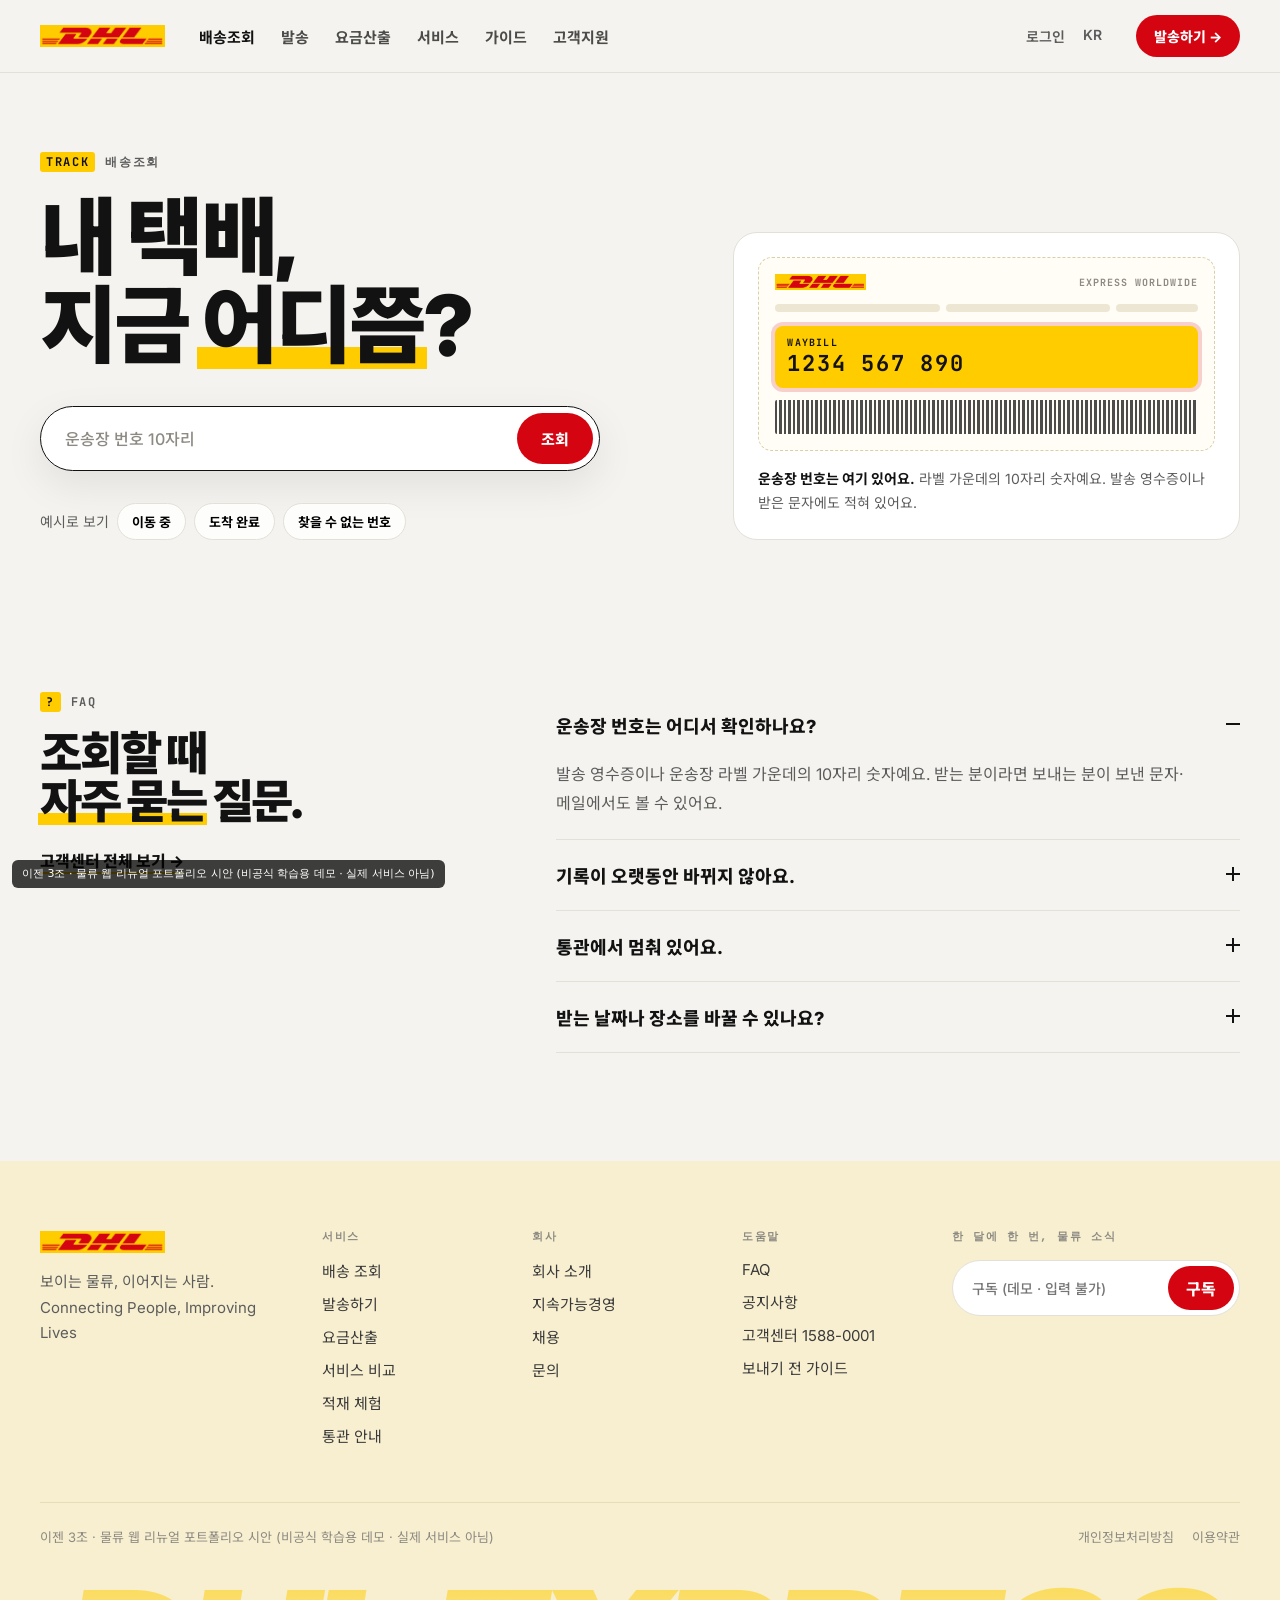
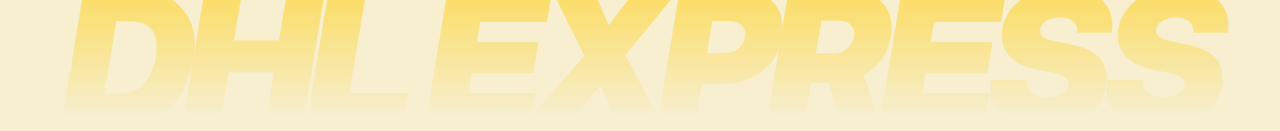
<file: mini/track.html>
<!DOCTYPE html>
<html lang="ko">
<head>
<meta charset="utf-8">
<meta name="viewport" content="width=device-width,initial-scale=1">
<meta name="robots" content="noindex,nofollow,noarchive">
<meta name="theme-color" content="#F4F3EF">
<title>배송조회 시안 · 이젠 3조 (비공식 학습용)</title>
<link rel="preconnect" href="https://fonts.googleapis.com"><link rel="preconnect" href="https://fonts.gstatic.com" crossorigin>
<link href="https://fonts.googleapis.com/css2?family=Noto+Sans+KR:wght@400;500;700;900&family=Inter:ital,wght@0,500;0,700;0,800;0,900;1,800;1,900&family=JetBrains+Mono:wght@500;700&display=swap" rel="stylesheet">
<style>
/* ───────── 기본 ───────── */
:root{--y:#FFCC00;--r:#D40511;--ink:#121212;--sub:#5c5c5c;--mute:#8d8a83;--line:#e3e0d8;--bg:#F4F3EF;--card:#fff;--mono:'JetBrains Mono',ui-monospace,monospace;--sans:'Inter','Noto Sans KR',system-ui,sans-serif}
*{box-sizing:border-box;margin:0;padding:0}
html{scroll-behavior:smooth}
body{font-family:var(--sans);background:var(--bg);color:var(--ink);-webkit-font-smoothing:antialiased;word-break:keep-all}
a{color:inherit;text-decoration:none}
button{font:inherit;cursor:pointer}
img{display:block;max-width:100%}
.wrap{max-width:1320px;margin:0 auto;padding:0 40px}
@media (max-width:720px){.wrap{padding:0 20px}}
.tag{font:700 12px/1 var(--mono);letter-spacing:.14em;text-transform:uppercase;color:var(--sub);display:inline-flex;gap:10px;align-items:center}
.tag b{color:var(--ink);background:var(--y);padding:4px 6px;border-radius:3px}
h1,h2{font-weight:900;letter-spacing:-.045em;line-height:1.04}
h2{font-size:clamp(40px,5.4vw,84px)}
.hl{position:relative;white-space:nowrap;z-index:0}
.hl::after{content:'';position:absolute;left:-.04em;right:-.04em;bottom:.08em;height:.26em;background:var(--y);z-index:-1;transform-origin:left;transform:scaleX(var(--k,1));transition:transform .9s cubic-bezier(.2,.8,.2,1) .2s}
.rv .hl{--k:0}.rv.in .hl{--k:1}
.lead{font-size:clamp(16px,1.2vw,19px);line-height:1.75;color:var(--sub);max-width:560px}
.btn{display:inline-flex;align-items:center;flex:none;white-space:nowrap;gap:10px;border:0;border-radius:999px;padding:15px 24px;font-weight:800;font-size:15px}
.btn.pri{background:var(--r);color:#fff}.btn.ghost{background:transparent;border:1.5px solid var(--ink)}
.btn.y{background:var(--y);color:var(--ink)}
section{position:relative}
.demo{font:500 11px/1.4 var(--mono);color:var(--mute);letter-spacing:.04em}
/* 등장 모션 */
.rv{opacity:0;transform:translateY(36px);transition:opacity .8s ease,transform 1s cubic-bezier(.2,.8,.2,1)}
.rv.in{opacity:1;transform:none}
.rv.d1{transition-delay:.08s}.rv.d2{transition-delay:.16s}.rv.d3{transition-delay:.24s}.rv.d4{transition-delay:.32s}

/* ───────── 2. 내비 + 운송 표시줄 ───────── */
.nav{position:fixed;left:0;right:0;top:0;z-index:50;transition:background .3s,box-shadow .3s}
.nav.solid{background:rgba(244,243,239,.88);backdrop-filter:blur(12px);box-shadow:0 1px 0 var(--line)}
.nav .wrap{display:flex;align-items:center;gap:34px;height:72px}
.nav .logo img{height:22px}
.nav ul{display:flex;gap:26px;list-style:none;font-weight:700;font-size:15px}
.nav ul a{opacity:.75}.nav ul a:hover,.nav ul a.on{opacity:1}
.nav .sp{flex:1}
.nav .mini{font-size:14px;font-weight:600;color:var(--sub);display:flex;gap:18px}
@media (max-width:980px){.nav ul,.nav .mini{display:none}}
/* ───────── 11. 푸터 (레퍼런스 구성) ───────── */
footer{background:#f7efcf;color:var(--ink);padding:70px 0 0;overflow:hidden;position:relative}
footer .cols{display:grid;grid-template-columns:1.4fr 1fr 1fr 1fr 1.6fr;gap:30px}footer .cols>*{min-width:0}
@media (max-width:900px){footer .cols{grid-template-columns:1fr 1fr}footer .cols .brand,footer .cols .news{grid-column:1/-1}}
footer h4{font:700 11px/1 var(--mono);letter-spacing:.14em;color:var(--mute);margin-bottom:18px}
footer ul{list-style:none;display:grid;gap:12px;font-size:15px;color:#3a3a3a}
footer ul a{color:inherit;text-decoration:none}footer ul a:hover{color:var(--r)}
footer .brand img{height:22px;margin-bottom:16px}
footer .brand p{color:var(--sub);line-height:1.7;font-size:15px}
footer .nl{display:flex;background:#fff;border:1px solid var(--line);border-radius:999px;padding:5px}
footer .nl input{flex:1;min-width:0;background:transparent;border:0;outline:0;color:var(--ink);padding:0 14px;font:500 14px var(--sans)}
footer .nl button{border:0;border-radius:999px;background:var(--r);color:#fff;font-weight:800;padding:10px 18px}
footer .legal{margin-top:56px;padding-top:24px;border-top:1px solid #e6dcb8;display:flex;justify-content:space-between;color:var(--mute);font-size:13px;gap:20px;flex-wrap:wrap}
footer .legal a{color:inherit;text-decoration:none;margin-left:18px}
footer .wordmark{font:900 italic clamp(50px,14.5vw,250px)/.78 var(--sans);letter-spacing:-.06em;text-align:center;color:transparent;background:linear-gradient(180deg,rgba(255,204,0,.55),rgba(255,204,0,0) 90%);-webkit-background-clip:text;background-clip:text;margin-top:40px;user-select:none;white-space:nowrap}
/* ───────── 배송조회 페이지 ───────── */
.nav.solid{background:rgba(244,243,239,.9)}
h1{font-size:clamp(48px,6.6vw,104px)}
/* 1. 첫 화면 — 조회에 집중 */
.th{padding:150px 0 60px}
.th-in{display:grid;grid-template-columns:1.25fr 1fr;gap:60px;align-items:end}
@media (max-width:900px){.th-in{grid-template-columns:1fr;gap:36px}.th{padding-top:120px}}
.th h1{margin-top:22px}
.th-r{background:#fff;border:1px solid var(--line);border-radius:24px;padding:24px}
.wb{background:#fffdf5;border:1.5px dashed #d9cfa9;border-radius:14px;padding:16px;font-family:var(--mono)}
.wb-top{display:flex;justify-content:space-between;align-items:center}.wb-top img{height:16px}.wb-top span{font-size:10px;font-weight:700;letter-spacing:.1em;color:var(--mute)}
.wb-row{display:flex;gap:6px;margin:14px 0}.wb-row i{flex:1;height:8px;border-radius:4px;background:#ece6d3}.wb-row i.s{flex:.5}
.wb-no{background:var(--y);border-radius:8px;padding:10px 12px;box-shadow:0 0 0 4px rgba(212,5,17,.18);animation:wbp 2.4s ease-in-out infinite}
@keyframes wbp{50%{box-shadow:0 0 0 9px rgba(212,5,17,.06)}}
.wb-no small{font-size:10px;font-weight:700;letter-spacing:.12em;display:block}.wb-no b{font-size:22px;letter-spacing:.08em}
.wb-bar{height:34px;margin-top:12px;background:repeating-linear-gradient(90deg,var(--ink) 0 2px,transparent 2px 4px,var(--ink) 4px 7px,transparent 7px 9px);opacity:.75;border-radius:2px}
.wb-cap{margin-top:16px;font-size:14px;line-height:1.7;color:var(--sub)}.wb-cap b{color:var(--ink)}
.recent{margin-top:16px;padding-top:14px;border-top:1px solid var(--line)}.recent small{font:700 10px/1 var(--mono);letter-spacing:.12em;color:var(--mute)}
#recentList{display:flex;flex-wrap:wrap;gap:6px;margin-top:10px}#recentList button{border:1px solid var(--line);background:var(--bg);border-radius:99px;padding:6px 12px;font:700 13px var(--mono)}

.world{position:absolute;left:0;top:0;width:2896px;height:2172px;transform-origin:0 0;will-change:transform}
.world img{width:100%;height:100%}
.route{position:absolute;inset:0;width:100%;height:100%}
.tq{margin-top:36px;display:flex;gap:8px;max-width:560px;background:#fff;border:1.5px solid var(--ink);border-radius:999px;padding:6px;box-shadow:0 14px 40px rgba(0,0,0,.08)}
.tq input{flex:1;min-width:0;border:0;outline:0;background:transparent;font:700 20px/1 var(--mono);letter-spacing:.06em;padding:0 18px;color:var(--ink)}
.tq input::placeholder{font:500 16px var(--sans);letter-spacing:0;color:var(--mute)}
.tq.bad{border-color:var(--r);animation:shake .4s}
@keyframes shake{25%{transform:translateX(-6px)}75%{transform:translateX(6px)}}
.tq-err{min-height:22px;margin:10px 0 0 22px;color:var(--r);font-size:14px;font-weight:700}
.tq-ex{display:flex;gap:8px;align-items:center;flex-wrap:wrap;font-size:14px;color:var(--sub)}
.tq-ex button{border:1px solid var(--line);background:rgba(255,255,255,.85);border-radius:999px;padding:8px 14px;font-weight:700;font-size:13px}
.tq-ex button:hover{border-color:var(--ink)}
.pins{position:absolute;inset:0}
.pin{position:absolute;transform:translate(-50%,-100%) scale(var(--ps,1));transform-origin:50% 100%;display:flex;flex-direction:column;align-items:center;gap:6px}
.pin b{font:700 22px/1 var(--mono);letter-spacing:.08em;background:#fff;color:var(--ink);border-radius:999px;padding:10px 16px;box-shadow:0 6px 18px rgba(0,0,0,.15);white-space:nowrap}
.pin i{width:22px;height:22px;border-radius:50%;background:var(--y);border:5px solid #fff;box-shadow:0 4px 10px rgba(0,0,0,.2)}
.pin.done b{background:var(--ink);color:#fff}.pin.now b{background:var(--r);color:#fff}
.pin.now i{background:var(--r);animation:ping 1.6s infinite}
@keyframes ping{0%{box-shadow:0 0 0 0 rgba(212,5,17,.55)}100%{box-shadow:0 0 0 28px rgba(212,5,17,0)}}
/* 2. 결과 */
.tr{padding:30px 0 40px;scroll-margin-top:90px}
.tr-head{display:grid;grid-template-columns:1.2fr 1fr;gap:40px;align-items:end;padding-bottom:36px;border-bottom:1px solid var(--line)}
@media (max-width:900px){.tr-head{grid-template-columns:1fr;gap:24px}}
.tr-awb{display:flex;align-items:center;gap:12px}
.tr-awb b{font:800 18px/1 var(--mono);letter-spacing:.08em}
.tr-copy{border:1px solid var(--line);background:#fff;border-radius:999px;padding:5px 10px;font-size:12px;font-weight:700}
.tr h2{font-size:clamp(40px,5vw,72px);margin-top:16px}
.tr h2 em{font-style:normal;color:var(--r)}
.tr-eta{margin-top:14px;font-size:18px;color:var(--sub)}.tr-eta b{color:var(--ink)}
.tr-meta{display:grid;grid-template-columns:1fr 1fr;gap:10px}
.tr-meta div{background:#fff;border:1px solid var(--line);border-radius:14px;padding:14px 16px}
.tr-meta dt{font:700 10px/1 var(--mono);letter-spacing:.1em;color:var(--mute)}
.tr-meta dd{font-weight:800;font-size:16px;margin-top:8px}
/* 진행 막대: 메인 지도 스토리와 같은 5단계 */
.steps{list-style:none;display:grid;grid-template-columns:repeat(5,1fr);margin:40px 0 50px;position:relative}
.steps::before,.steps::after{content:'';position:absolute;left:10%;top:23px;height:4px;border-radius:4px;background:var(--line);right:10%}
.steps::after{background:var(--r);right:auto;width:calc(80% * var(--p,0));transition:width 1.2s cubic-bezier(.2,.8,.2,1)}
.steps li{position:relative;z-index:1;display:flex;flex-direction:column;align-items:center;gap:10px;text-align:center;cursor:pointer}
.steps .dot{width:50px;height:50px;border-radius:50%;background:#fff;border:2px solid var(--line);display:grid;place-items:center;font:800 13px/1 var(--mono);color:var(--mute);transition:.4s}
.steps .nm{font-weight:800;font-size:15px}.steps .en{font:700 10px/1 var(--mono);letter-spacing:.12em;color:var(--mute)}
.steps .tm{font-size:12px;color:var(--sub);min-height:16px}
.steps li.done .dot{background:var(--ink);border-color:var(--ink);color:#fff}
.steps li.now .dot{background:var(--r);border-color:var(--r);color:#fff;animation:ping 1.6s infinite}
.steps li.sel .nm{text-decoration:underline;text-decoration-color:var(--y);text-decoration-thickness:4px;text-underline-offset:4px}
@media (max-width:700px){.steps .nm{font-size:12px}.steps .en,.steps .tm{display:none}.steps .dot{width:38px;height:38px}.steps::before,.steps::after{top:17px}}
.tr-body{display:grid;grid-template-columns:1fr 1.05fr;gap:40px;align-items:start}
@media (max-width:900px){.tr-body{grid-template-columns:1fr}.tr-side{order:-1;position:static}}
.tr-log-h{display:flex;justify-content:space-between;align-items:baseline;margin-bottom:18px}
.tr-log h3{font-size:22px;font-weight:900;letter-spacing:-.02em}
#log{list-style:none;position:relative}
#log::before{content:'';position:absolute;left:11px;top:10px;bottom:10px;width:2px;background:var(--line)}
#log li{position:relative;padding:0 0 26px 40px;opacity:0;transform:translateY(14px);animation:in .5s forwards;cursor:pointer}
#log li::before{content:'';position:absolute;left:4px;top:4px;width:16px;height:16px;border-radius:50%;background:#fff;border:3px solid var(--line);box-sizing:border-box}
#log li.first::before{background:var(--r);border-color:var(--r)}
#log li.sel .ev{color:var(--r)}
#log .t{font:700 12px/1 var(--mono);color:var(--mute);letter-spacing:.04em}
#log .ev{font-weight:800;font-size:17px;margin-top:8px;transition:color .2s}
#log .pl{font-size:14px;color:var(--sub);margin-top:4px}
@keyframes in{to{opacity:1;transform:none}}
.tr-side{position:sticky;top:96px}
@media (max-width:900px){.tr-side{position:static}}
.tr-body>*{min-width:0}
.th-l,.th-r{min-width:0}
.mapcard{position:relative;height:clamp(300px,44vh,460px);border-radius:24px;overflow:hidden;background:#e9e3d2;border:1px solid var(--line)}
.mapcard .world{transition:transform 1.2s cubic-bezier(.6,0,.2,1)}
.mapcard .route polyline{stroke-linecap:round;stroke-linejoin:round}
.r-all{stroke:#fff;stroke-width:12;stroke-dasharray:2 26;opacity:.9}
.r-done{stroke:var(--r);stroke-width:12}
.parcel{position:absolute;z-index:3;width:110px;height:88px;margin:-44px 0 0 -55px;border-radius:8px;background:#c99f6d;box-shadow:inset 0 -8px 0 rgba(0,0,0,.12),0 12px 24px rgba(0,0,0,.25);transition:left 1.2s cubic-bezier(.6,0,.2,1),top 1.2s cubic-bezier(.6,0,.2,1);animation:bob 1.6s ease-in-out infinite}
.parcel::after{content:'';position:absolute;left:0;right:0;top:40%;height:18%;background:var(--y)}
@keyframes bob{50%{translate:0 -10px}}
.mc-cap{position:absolute;left:14px;bottom:14px;right:14px;display:flex;justify-content:space-between;align-items:center;gap:10px;background:rgba(255,255,255,.9);backdrop-filter:blur(10px);border-radius:14px;padding:12px 16px}
.mc-cap b{font-weight:900}.mc-cap span{font:700 12px/1 var(--mono);color:var(--sub)}
.acts{margin-top:14px;background:#fff;border:1px solid var(--line);border-radius:20px;padding:6px 18px}
.acts>*{display:flex;align-items:center;justify-content:space-between;padding:14px 0;font-weight:700;font-size:15px}
.acts>*+*{border-top:1px solid var(--line)}
.act:hover{color:var(--r)}
.tog{gap:12px;justify-content:flex-start!important;cursor:pointer}
.tog input{position:absolute;opacity:0}
.tog i{width:44px;height:26px;border-radius:99px;background:var(--line);position:relative;transition:.25s;flex:none}
.tog i::after{content:'';position:absolute;left:3px;top:3px;width:20px;height:20px;border-radius:50%;background:#fff;transition:.25s;box-shadow:0 1px 3px rgba(0,0,0,.2)}
.tog input:checked+i{background:var(--r)}.tog input:checked+i::after{left:21px}
.tog input:focus-visible+i{outline:2px solid var(--ink);outline-offset:2px}
.tr-note{margin-top:12px}
/* 3. 도움말 */
.tg{padding-top:clamp(70px,10vh,120px)}
.tg-in{display:grid;grid-template-columns:1fr 1.5fr;gap:60px}@media (max-width:900px){.tg-in{grid-template-columns:1fr;gap:30px}}
.tg h2{font-size:clamp(34px,3.6vw,56px);margin-top:18px}.tg-all{display:inline-block;margin-top:22px;font-weight:800;border-bottom:2px solid var(--y)}
.tfaq details{border-bottom:1px solid var(--line)}.tfaq summary{list-style:none;cursor:pointer;display:flex;justify-content:space-between;gap:20px;padding:22px 0;font-weight:800;font-size:18px}
.tfaq summary::-webkit-details-marker{display:none}.tfaq summary i{width:14px;height:14px;position:relative;flex:none;margin-top:5px}
.tfaq summary i::before,.tfaq summary i::after{content:'';position:absolute;left:0;right:0;top:6px;height:2px;background:var(--ink);transition:.3s}.tfaq summary i::after{transform:rotate(90deg)}
.tfaq details[open] summary i::after{transform:none}.tfaq p{padding:0 40px 22px 0;color:var(--sub);line-height:1.8}
.fail{background:#fff;border:1px solid var(--line);border-radius:24px;padding:40px;margin-top:10px}
.fail h3{font-size:28px;font-weight:900;letter-spacing:-.02em}.fail>p{margin-top:12px;color:var(--sub);line-height:1.7}.fail>p b{color:var(--ink);font-family:var(--mono)}
.fail ul{list-style:none;margin-top:20px;display:grid;gap:10px}.fail li{display:flex;gap:12px;font-weight:600}.fail li b{font:800 12px/1.6 var(--mono);color:var(--r)}
.fail-a{display:flex;gap:10px;margin-top:26px;flex-wrap:wrap}
.tr.is-fail .tr-head,.tr.is-fail .steps,.tr.is-fail .tr-body{display:none}
.nt{margin-top:14px;background:var(--ink);color:#fff;border-radius:20px;padding:20px}
.nt>b{font-size:16px}.nt-ch{display:flex;gap:6px;flex-wrap:wrap;margin:14px 0}
.nt-ch label{cursor:pointer}.nt-ch input{position:absolute;opacity:0}.nt-ch span{display:block;border:1px solid #444;border-radius:99px;padding:7px 12px;font-size:13px;font-weight:700;color:#bbb;transition:.2s}
.nt-ch input:checked+span{background:var(--y);border-color:var(--y);color:var(--ink)}.nt-ch input:focus-visible+span{outline:2px solid #fff;outline-offset:2px}
.nt-f{display:flex;gap:6px;background:#fff;border-radius:99px;padding:4px}.nt-f input{flex:1;min-width:0;border:0;outline:0;background:transparent;padding:0 14px;font:600 15px var(--sans);color:var(--ink)}
.nt-f .btn{padding:11px 16px;font-size:14px}.nt-msg{min-height:20px;margin-top:10px;font-size:13px;font-weight:700;color:var(--y)}.nt-msg.err{color:#ff8a8a}
.act{background:none;border:0;width:100%;text-align:left;cursor:pointer;font:inherit;font-weight:700;color:inherit}
.md{position:fixed;inset:0;z-index:80;display:grid;place-items:center;padding:20px}.md[hidden]{display:none}
.md-bg{position:absolute;inset:0;background:rgba(18,18,18,.45);backdrop-filter:blur(3px)}
.md-sheet{position:relative;width:min(480px,100%);background:#fff;border-radius:24px;padding:28px;box-shadow:0 30px 80px rgba(0,0,0,.25);animation:mdIn .35s cubic-bezier(.2,.8,.2,1)}
@keyframes mdIn{from{opacity:0;transform:translateY(20px) scale(.98)}}
.md-sheet h3{font-size:22px;font-weight:900}.md-sheet>p{margin-top:8px;color:var(--sub);font-size:14px;line-height:1.6}
.seg{display:flex;background:var(--bg);border-radius:99px;padding:4px;margin:18px 0}.seg button{flex:1;border:0;background:none;border-radius:99px;padding:10px;font-weight:800}.seg button.on{background:var(--ink);color:#fff}
.days{display:grid;grid-template-columns:repeat(5,1fr);gap:6px}.days button{border:1.5px solid var(--line);background:#fff;border-radius:12px;padding:12px 4px;font-weight:800;font-size:14px}
.days button small{display:block;font:600 11px var(--mono);color:var(--mute);margin-bottom:4px}.days button.on{border-color:var(--ink);background:var(--ink);color:#fff}.days button.on small{color:var(--y)}
.places{display:grid;gap:8px}.places label{display:flex;gap:12px;align-items:flex-start;border:1.5px solid var(--line);border-radius:14px;padding:14px;cursor:pointer}
.places label:has(input:checked){border-color:var(--ink)}.places small{display:block;color:var(--mute);font-size:12px;margin-top:3px}.places input{accent-color:var(--r);margin-top:3px}
.md-msg{min-height:20px;margin-top:14px;font-weight:700;color:var(--r);font-size:14px}.md-f{display:flex;justify-content:flex-end;gap:8px}

.tg-grid{display:grid;grid-template-columns:repeat(3,1fr);gap:16px;margin-top:28px}
@media (max-width:820px){.tg-grid{grid-template-columns:1fr}}
.tg-c{background:#fff;border:1px solid var(--line);border-radius:20px;padding:26px}
.tg-c b{font:800 12px/1 var(--mono);background:var(--y);padding:4px 6px;border-radius:3px}
.tg-c h3{font-size:20px;font-weight:900;letter-spacing:-.02em;margin-top:18px}
.tg-c p{margin-top:10px;color:var(--sub);line-height:1.7;font-size:15px}
footer{margin-top:clamp(90px,12vh,140px)}
@media (prefers-reduced-motion:reduce){.rv{opacity:1;transform:none;transition:none}*{animation:none!important}}
</style>
</head>
<body>
<div style="position:fixed;left:12px;bottom:12px;z-index:9999;font:500 11px/1.5 system-ui,sans-serif;background:rgba(0,0,0,.75);color:#fff;padding:6px 10px;border-radius:6px;pointer-events:none">이젠 3조 · 물류 웹 리뉴얼 포트폴리오 시안 (비공식 학습용 데모 · 실제 서비스 아님)</div>
<!-- 내비 (메인과 같음) -->
<header class="nav solid" id="nav"><div class="wrap">
  <a class="logo" href="index.html"><img src="img/dhl-logo.png" alt="DHL"></a>
  <ul><li><a class="on" href="track.html">배송조회</a></li><li><a href="index.html#ship">발송</a></li><li><a href="quote.html">요금산출</a></li><li><a href="index.html#services">서비스</a></li><li><a href="guide.html">가이드</a></li><li><a href="index.html#support">고객지원</a></li></ul>
  <div class="sp"></div>
  <div class="mini"><a href="#">로그인</a><a href="#">KR</a></div>
  <a class="btn pri" href="index.html#ship" style="padding:11px 18px;font-size:14px">발송하기 →</a>
</div></header>

<main>
<!-- 1. 첫 화면: 조회창에 집중 (메인 지도 스토리와 겹치지 않게 지도는 결과에서만 씀) -->
<section class="th" id="top"><div class="wrap th-in">
  <div class="th-l">
    <div class="tag rv"><b>TRACK</b> 배송조회</div>
    <h1 class="rv d1">내 택배,<br>지금 <span class="hl">어디쯤</span>?</h1>
    <form class="tq rv d2" id="tq" novalidate>
      <input id="tqIn" inputmode="numeric" autocomplete="off" placeholder="운송장 번호 10자리" aria-label="운송장 번호" aria-describedby="tqErr">
      <button class="btn pri" type="submit">조회</button>
    </form>
    <p class="tq-err" id="tqErr" role="alert"></p>
    <div class="tq-ex rv d3"><span>예시로 보기</span><button type="button" data-ex="1234567890">이동 중</button><button type="button" data-ex="9876543210">도착 완료</button><button type="button" data-ex="0000000000">찾을 수 없는 번호</button></div>
  </div>
  <aside class="th-r rv d2">
    <div class="wb" aria-hidden="true">
      <div class="wb-top"><img src="img/dhl-logo.png" alt=""><span>EXPRESS WORLDWIDE</span></div>
      <div class="wb-row"><i></i><i></i><i class="s"></i></div>
      <div class="wb-no"><small>WAYBILL</small><b>1234 567 890</b></div>
      <div class="wb-bar"></div>
    </div>
    <p class="wb-cap"><b>운송장 번호는 여기 있어요.</b> 라벨 가운데의 10자리 숫자예요. 발송 영수증이나 받은 문자에도 적혀 있어요.</p>
    <div class="recent" id="recent" hidden><small>최근 조회</small><div id="recentList"></div></div>
  </aside>
</div></section>

<!-- 2. 조회 결과 (처음엔 숨김) -->
<section class="tr" id="result" hidden><div class="wrap">
  <div class="tr-head">
    <div>
      <div class="tr-awb"><span class="demo">운송장</span><b id="rAwb">—</b><button type="button" id="rCopy" class="tr-copy">복사</button></div>
      <h2 id="rState">—</h2>
      <p class="tr-eta" id="rEta">—</p>
    </div>
    <dl class="tr-meta">
      <div><dt>보내는 곳</dt><dd id="rFrom">—</dd></div>
      <div><dt>받는 곳</dt><dd id="rTo">—</dd></div>
      <div><dt>서비스</dt><dd id="rSvc">—</dd></div>
      <div><dt>무게</dt><dd id="rKg">—</dd></div>
    </dl>
  </div>

  <div class="fail" id="fail" hidden>
    <h3>운송장 번호를 찾을 수 없어요</h3>
    <p><b id="fNo">—</b> 번호로 등록된 배송 정보가 없어요. 아래를 한 번 확인해 주세요.</p>
    <ul><li><b>01</b>DHL 익스프레스 운송장은 숫자 10자리예요</li><li><b>02</b>발송 직후라면 정보가 뜨기까지 몇 시간 걸릴 수 있어요</li><li><b>03</b>다른 택배사 번호는 아닌지 확인해 주세요</li></ul>
    <div class="fail-a"><button type="button" class="btn ghost" id="retry">다시 입력하기</button><a class="btn pri" href="index.html#support">고객센터 문의</a></div>
  </div>
  <ol class="steps" id="steps"></ol>

  <div class="tr-body">
    <div class="tr-log">
      <div class="tr-log-h"><h3>이동 기록</h3><span class="demo">한국 시간 기준</span></div>
      <ul id="log"></ul>
    </div>
    <aside class="tr-side">
      <div class="mapcard" id="mapcard">
        <div class="world"><img src="img/map.webp" alt="택배가 지나가는 경로를 보여주는 지도"><svg class="route" viewBox="0 0 2896 2172"><polyline class="r-all" id="mRouteAll" fill="none"/><polyline class="r-done" id="mRouteDone" fill="none"/></svg><div class="pins" id="mPins"></div><i class="parcel" id="parcel"></i></div>
        <div class="mc-cap"><b id="mcName">—</b><span id="mcTime">—</span></div>
      </div>
      <div class="acts">
        <button type="button" class="act" id="openChange">받는 날짜·장소 바꾸기 →</button>
        <a class="act" href="index.html#support">이 택배 문의하기 →</a>
      </div>
      <form class="nt" id="nt" novalidate>
        <b>상태가 바뀌면 알려드릴까요?</b>
        <div class="nt-ch" role="group" aria-label="알림 받을 곳"><label><input type="checkbox" checked><span>카카오 알림톡</span></label><label><input type="checkbox"><span>문자</span></label><label><input type="checkbox"><span>이메일</span></label></div>
        <div class="nt-f"><input id="ntIn" readonly inputmode="numeric" placeholder="알림 연락처 (데모 · 입력 불가)" aria-label="휴대폰 번호" aria-describedby="ntMsg"><button class="btn pri" type="submit">알림 받기</button></div>
        <p class="nt-msg" id="ntMsg" role="status"></p>
      </form>
      <p class="demo tr-note">※ 시안 · 실제 조회가 아닌 예시 데이터예요. 번호에 따라 예시 상황을 만들어 보여줘요.</p>
    </aside>
  </div>
</div></section>

<!-- 3. 조회할 때 자주 묻는 질문 (메인 FAQ에서 '배송 조회' 질문을 이쪽으로 옮김) -->
<section class="sec tg" id="faq"><div class="wrap tg-in">
  <div><div class="tag rv"><b>?</b> FAQ</div><h2 class="rv d1">조회할 때<br><span class="hl">자주 묻는</span> 질문.</h2><a class="tg-all rv d2" href="index.html#support">고객센터 전체 보기 →</a></div>
  <div class="tfaq rv d2">
    <details open><summary>운송장 번호는 어디서 확인하나요?<i></i></summary><p>발송 영수증이나 운송장 라벨 가운데의 10자리 숫자예요. 받는 분이라면 보내는 분이 보낸 문자·메일에서도 볼 수 있어요.</p></details>
    <details><summary>기록이 오랫동안 바뀌지 않아요.<i></i></summary><p>비행기로 이동하거나 통관을 기다리는 동안에는 다음 기록까지 시간이 걸릴 수 있어요. 24시간 넘게 그대로라면 고객센터로 알려주세요.</p></details>
    <details><summary>통관에서 멈춰 있어요.<i></i></summary><p>세관에서 서류나 관세 납부를 요청했을 수 있어요. 안내에 따라 서류를 올리거나 관세를 내면 바로 다음 단계로 넘어가요.</p></details>
    <details><summary>받는 날짜나 장소를 바꿀 수 있나요?<i></i></summary><p>배송이 출발하기 전이라면 조회 결과의 '받는 날짜·장소 바꾸기'로 바꿀 수 있어요.</p></details>
  </div>
</div></section>

<!-- 일정·장소 변경 창 -->
<div class="md" id="md" hidden><div class="md-bg" data-close></div>
  <div class="md-sheet" role="dialog" aria-modal="true" aria-labelledby="mdT">
    <h3 id="mdT">받는 날짜·장소 바꾸기</h3>
    <p>배송이 출발하기 전까지 바꿀 수 있어요. 확정되면 알림으로 알려드려요.</p>
    <div class="seg"><button type="button" class="on" data-t="day" aria-pressed="true">날짜</button><button type="button" data-t="place" aria-pressed="false">장소</button></div>
    <div id="mdDay" class="days"></div>
    <div id="mdPlace" class="places" hidden>
      <label><input type="radio" name="pl" checked><span><b>문 앞에 두기</b><small>지금 설정</small></span></label>
      <label><input type="radio" name="pl"><span><b>경비실에 맡기기</b><small>공동현관 경비실 보관</small></span></label>
      <label><input type="radio" name="pl"><span><b>가까운 DHL 접수처에서 찾기</b><small>7일간 보관</small></span></label>
    </div>
    <p class="md-msg" id="mdMsg" role="status"></p>
    <div class="md-f"><button type="button" class="btn ghost" data-close>닫기</button><button type="button" class="btn pri" id="mdOk">요청하기</button></div>
  </div>
</div>
</main>

<!-- 11. 푸터 -->
<footer><div class="wrap">
  <div class="cols">
    <div class="brand"><img src="img/dhl-logo.png" alt="DHL"><p>보이는 물류, 이어지는 사람.<br>Connecting People, Improving Lives</p></div>
    <nav><h4>서비스</h4><ul><li><a href="track.html">배송 조회</a></li><li><a href="index.html#ship">발송하기</a></li><li><a href="quote.html">요금산출</a></li><li><a href="index.html#services">서비스 비교</a></li><li><a href="index.html#planner">적재 체험</a></li><li><a href="index.html#faq">통관 안내</a></li></ul></nav>
    <nav><h4>회사</h4><ul><li><a href="index.html">회사 소개</a></li><li><a href="index.html">지속가능경영</a></li><li><a href="index.html">채용</a></li><li><a href="index.html#support">문의</a></li></ul></nav>
    <nav><h4>도움말</h4><ul><li><a href="index.html#faq">FAQ</a></li><li><a href="index.html#support">공지사항</a></li><li><a href="index.html#support">고객센터 1588-0001</a></li><li><a href="guide.html">보내기 전 가이드</a></li></ul></nav>
    <form class="news" onsubmit="return false"><h4>한 달에 한 번, 물류 소식</h4><div class="nl"><input type="email" readonly placeholder="구독 (데모 · 입력 불가)" aria-label="이메일 주소"><button type="button">구독</button></div></form>
  </div>
  <div class="legal"><span>이젠 3조 · 물류 웹 리뉴얼 포트폴리오 시안 (비공식 학습용 데모 · 실제 서비스 아님)</span><span><a href="index.html">개인정보처리방침</a><a href="index.html">이용약관</a></span></div>
</div><div class="wordmark" aria-hidden="true">DHL EXPRESS</div></footer>
<script>
(()=>{const $=s=>document.querySelector(s),$$=s=>[...document.querySelectorAll(s)];
/* 지도 위 5단계 — 메인 지도 스토리와 같은 위치 */
const ST=[{k:'PICKUP',n:'집하',xy:[670,1750]},{k:'HUB',n:'허브',xy:[1080,960]},{k:'AIR',n:'항공',xy:[2330,500]},{k:'CUSTOMS',n:'통관',xy:[1880,440]},{k:'DELIVERED',n:'도착',xy:[1230,1530]}];
const MW=2896,MH=2172,pts=a=>a.map(s=>s.xy.join(',')).join(' ');
const pinHTML=()=>ST.map((s,i)=>`<div class="pin" data-i="${i}" style="left:${s.xy[0]}px;top:${s.xy[1]}px"><b>${s.k}</b><i></i></div>`).join('');
/* 등장 모션 */
const io=new IntersectionObserver(es=>es.forEach(e=>{if(e.isIntersecting){e.target.classList.add('in');io.unobserve(e.target)}}),{threshold:.15});
$$('.rv').forEach(e=>io.observe(e));


/* 2. 조회 — 실제 조회가 아니라 번호로 예시 상황을 만듦 */
const pad=n=>String(n).padStart(2,'0'),DAY='일월화수목금토';
const fmt=(d,t=true)=>`${d.getMonth()+1}월 ${d.getDate()}일 (${DAY[d.getDay()]})`+(t?` ${pad(d.getHours())}:${pad(d.getMinutes())}`:'');
function makeData(awb){const sum=[...awb].reduce((a,c)=>a+ +c,0);
  const cur=awb==='1234567890'?3:awb==='9876543210'?4:sum%5;
  const now=new Date(),t0=new Date(now.getTime()-(cur*20+6)*3600e3);t0.setMinutes(sum%60);
  const at=h=>new Date(t0.getTime()+h*3600e3);
  const ev=[[0,0,'택배 접수','서울 강서구 · 온라인 접수'],[0,2.5,'기사님이 택배를 받았어요','서울 강서 집하장'],
    [1,7,'인천 허브에 도착했어요','인천 국제 허브'],[1,9.5,'목적지별로 분류했어요','인천 국제 허브'],
    [2,15,'비행기에 실렸어요','인천공항 출발'],[2,18,'도착 공항에 내렸어요','나리타공항'],
    [3,21,'통관 심사를 시작했어요','나리타 통관센터'],[3,30,'통관을 마쳤어요','나리타 통관센터'],
    [4,36,'배송 기사님이 출발했어요','도쿄 시부야 배송센터'],[4,40,'받는 분께 전달했어요','도쿄 시부야구 · 문 앞']];
  // 지금 단계까지만 보여줌 (지금 단계는 앞쪽 기록만)
  const log=ev.filter(e=>e[0]<cur||(e[0]===cur&&(cur===4||e===ev.find(x=>x[0]===cur)))).map(e=>({i:e[0],d:at(e[1]),ev:e[2],pl:e[3]}));
  return{awb,cur,log,eta:cur===4?at(40):new Date(now.getTime()+(4-cur)*16*3600e3),stTime:ST.map((_,i)=>{const f=log.find(l=>l.i===i);return f?f.d:null})}}
let D=null,sel=0;
function show(awb){const r=$('#result');r.hidden=false;addRecent(awb);
  if(/^0/.test(awb)){r.classList.add('is-fail');$('#fail').hidden=false;$('#fNo').textContent=awb.replace(/(\d{4})(\d{3})(\d{3})/,'$1 $2 $3');history.replaceState(null,'','?awb='+awb);setTimeout(()=>r.scrollIntoView({behavior:'smooth',block:'start'}),60);return}
  r.classList.remove('is-fail');$('#fail').hidden=true;D=makeData(awb);
  $('#rAwb').textContent=awb.replace(/(\d{4})(\d{3})(\d{3})/,'$1 $2 $3');
  $('#rState').innerHTML=D.cur===4?'<em>도착</em>했어요':`지금 <em>${ST[D.cur].n}</em> 중이에요`;
  $('#rEta').innerHTML=D.cur===4?`<b>${fmt(D.eta)}</b> 받는 분께 전달됐어요`:`도착 예정 <b>${fmt(D.eta,false)} 18:00까지</b>`;
  $('#rFrom').textContent='대한민국 · 서울';$('#rTo').textContent='일본 · 도쿄';$('#rSvc').textContent='Express Worldwide';$('#rKg').textContent=(1+(+awb[9])*.5).toFixed(1)+' kg';
  $('#steps').innerHTML=ST.map((s,i)=>`<li data-i="${i}" class="${i<D.cur||D.cur===4?'done':i===D.cur?'now':''}" tabindex="0" role="button" aria-label="${s.n} 단계 보기"><span class="dot">${i<D.cur||D.cur===4?'✓':i+1}</span><span class="nm">${s.n}</span><span class="en">${s.k}</span><span class="tm">${D.stTime[i]?fmt(D.stTime[i]).replace(/\(.\) /,''):''}</span></li>`).join('');
  $('#steps').style.setProperty('--p',0);requestAnimationFrame(()=>requestAnimationFrame(()=>$('#steps').style.setProperty('--p',D.cur/4)));
  $('#log').innerHTML=[...D.log].reverse().map((l,n)=>`<li data-i="${l.i}" class="${n===0?'first':''}" style="animation-delay:${n*.06}s"><div class="t">${fmt(l.d)}</div><div class="ev">${l.ev}</div><div class="pl">${l.pl}</div></li>`).join('');
  $('#mRouteAll').setAttribute('points',pts(ST));$('#mRouteDone').setAttribute('points',pts(ST.slice(0,D.cur+1)));
  $('#mPins').innerHTML=pinHTML();$$('#mPins .pin').forEach((p,i)=>p.classList.add(i<D.cur||D.cur===4?'done':i===D.cur?'now':'x'));
  const pc=$('#parcel'),[px,py]=ST[D.cur].xy;pc.style.left=px+'px';pc.style.top=(py-120)+'px';
  select(D.cur,true);history.replaceState(null,'','?awb='+awb);
  setTimeout(()=>r.scrollIntoView({behavior:'smooth',block:'start'}),60)}
/* 단계를 고르면 지도가 그곳으로 이동, 기록도 강조 */
function select(i,instant){sel=i;const mc=$('#mapcard'),w=mc.querySelector('.world'),W=mc.clientWidth,H=mc.clientHeight;
  const s=Math.max(W/MW,H/MH)*2.1,[x0,y0]=ST[i].xy;let x=W/2-x0*s,y=H*.45-y0*s;x=Math.min(0,Math.max(W-MW*s,x));y=Math.min(0,Math.max(H-MH*s,y));
  if(instant){w.style.transition='none';requestAnimationFrame(()=>w.style.transition='')}
  w.style.transform=`translate(${x}px,${y}px) scale(${s})`;w.style.setProperty('--ps',(13/(22*s)).toFixed(3));
  $('#mcName').textContent=`${ST[i].n} · ${ST[i].k}`;$('#mcTime').textContent=D.stTime[i]?fmt(D.stTime[i]):'아직 도착 전';
  $$('#steps li').forEach(l=>l.classList.toggle('sel',+l.dataset.i===i));$$('#log li').forEach(l=>l.classList.toggle('sel',+l.dataset.i===i))}
$('#steps').addEventListener('click',e=>{const l=e.target.closest('li');if(l)select(+l.dataset.i)});
$('#steps').addEventListener('keydown',e=>{const l=e.target.closest('li');if(l&&(e.key==='Enter'||e.key===' ')){e.preventDefault();select(+l.dataset.i)}});
$('#log').addEventListener('click',e=>{const l=e.target.closest('li');if(l)select(+l.dataset.i)});
addEventListener('resize',()=>{if(D&&!$('#result').classList.contains('is-fail'))select(sel,true)});
/* 입력 확인 */
const inp=$('#tqIn'),err=$('#tqErr'),form=$('#tq');
inp.addEventListener('input',()=>{inp.value=inp.value.replace(/\D/g,'').slice(0,10);err.textContent='';form.classList.remove('bad')});
form.addEventListener('submit',e=>{e.preventDefault();const v=inp.value.trim();
  if(!v){err.textContent='운송장 번호를 입력해 주세요.';form.classList.add('bad');inp.focus();return}
  if(v.length!==10){err.textContent=`10자리 숫자예요. 지금 ${v.length}자리를 입력했어요.`;form.classList.add('bad');inp.focus();return}
  show(v)});
$$('.tq-ex button').forEach(b=>b.onclick=()=>{inp.value=b.dataset.ex;err.textContent='';form.classList.remove('bad');show(b.dataset.ex)});
$('#rCopy').onclick=()=>{navigator.clipboard?.writeText(D.awb);$('#rCopy').textContent='복사됨';setTimeout(()=>$('#rCopy').textContent='복사',1400)};
/* 조회 실패 · 최근 조회 · 알림 · 일정 변경 */
const RK='dhl-track-recent';
const getRecent=()=>{try{return JSON.parse(localStorage.getItem(RK)||'[]')}catch(e){return[]}};
function addRecent(a){const l=[a,...getRecent().filter(x=>x!==a)].slice(0,4);try{localStorage.setItem(RK,JSON.stringify(l))}catch(e){}drawRecent()}
function drawRecent(){const l=getRecent();$('#recent').hidden=!l.length;$('#recentList').innerHTML=l.map(a=>`<button type="button" data-ex="${a}">${a.replace(/(\d{4})(\d{3})(\d{3})/,'$1 $2 $3')}</button>`).join('')}
$('#recentList').addEventListener('click',e=>{const b=e.target.closest('button');if(b){inp.value=b.dataset.ex;show(b.dataset.ex)}});drawRecent();
$('#retry').onclick=()=>{scrollTo({top:0,behavior:'smooth'});setTimeout(()=>{inp.value='';inp.focus()},500)};
$('#nt').addEventListener('submit',e=>{e.preventDefault();const v=$('#ntIn').value.replace(/\D/g,''),m=$('#ntMsg'),ch=[...$$('.nt-ch input')].filter(c=>c.checked).map(c=>c.nextElementSibling.textContent);
  m.classList.add('err');if(!ch.length){m.textContent='알림 받을 곳을 하나 이상 골라 주세요.';return}
  if(!/^01\d{8,9}$/.test(v)){m.textContent='휴대폰 번호를 정확히 입력해 주세요. 예: 01012345678';$('#ntIn').focus();return}
  m.classList.remove('err');m.textContent=`${ch.join(' · ')}(으)로 알려드릴게요. (예시)`});
$('#ntIn').addEventListener('input',()=>{$('#ntMsg').textContent=''});
const md=$('#md');let lastFocus=null;
function openMd(){lastFocus=document.activeElement;const base=D.cur===4?null:new Date(D.eta);
  $('#mdDay').innerHTML=base?[0,1,2,3,4].map(k=>{const d=new Date(base.getTime()+k*864e5);return`<button type="button" class="${k?'':'on'}"><small>${DAY[d.getDay()]}</small>${d.getMonth()+1}.${d.getDate()}</button>`}).join(''):'';
  $('#mdMsg').textContent=D.cur===4?'이미 도착한 택배는 바꿀 수 없어요.':'';$('#mdOk').hidden=D.cur===4;md.hidden=false;$('#mdOk').hidden?md.querySelector('[data-close].btn').focus():$('#mdOk').focus()}
function closeMd(){md.hidden=true;lastFocus&&lastFocus.focus()}
$('#openChange').onclick=openMd;
md.addEventListener('click',e=>{if(e.target.closest('[data-close]'))closeMd();const d=e.target.closest('#mdDay button');if(d){$$('#mdDay button').forEach(b=>b.classList.toggle('on',b===d))}
  const t=e.target.closest('.seg button');if(t){$$('.seg button').forEach(b=>{b.classList.toggle('on',b===t);b.setAttribute('aria-pressed',b===t)});$('#mdDay').hidden=t.dataset.t!=='day';$('#mdPlace').hidden=t.dataset.t!=='place'}});
addEventListener('keydown',e=>{if(e.key==='Escape'&&!md.hidden)closeMd()});
$('#mdOk').onclick=()=>{$('#mdMsg').style.color='var(--ink)';$('#mdMsg').textContent='요청했어요. 확정되면 알림으로 알려드릴게요. (예시)';setTimeout(()=>{closeMd();$('#mdMsg').style.color=''},1400)};
const q=new URLSearchParams(location.search).get('awb');if(q&&/^\d{10}$/.test(q)){inp.value=q;show(q)}
})();
</script>

</body>
</html>
</file>
